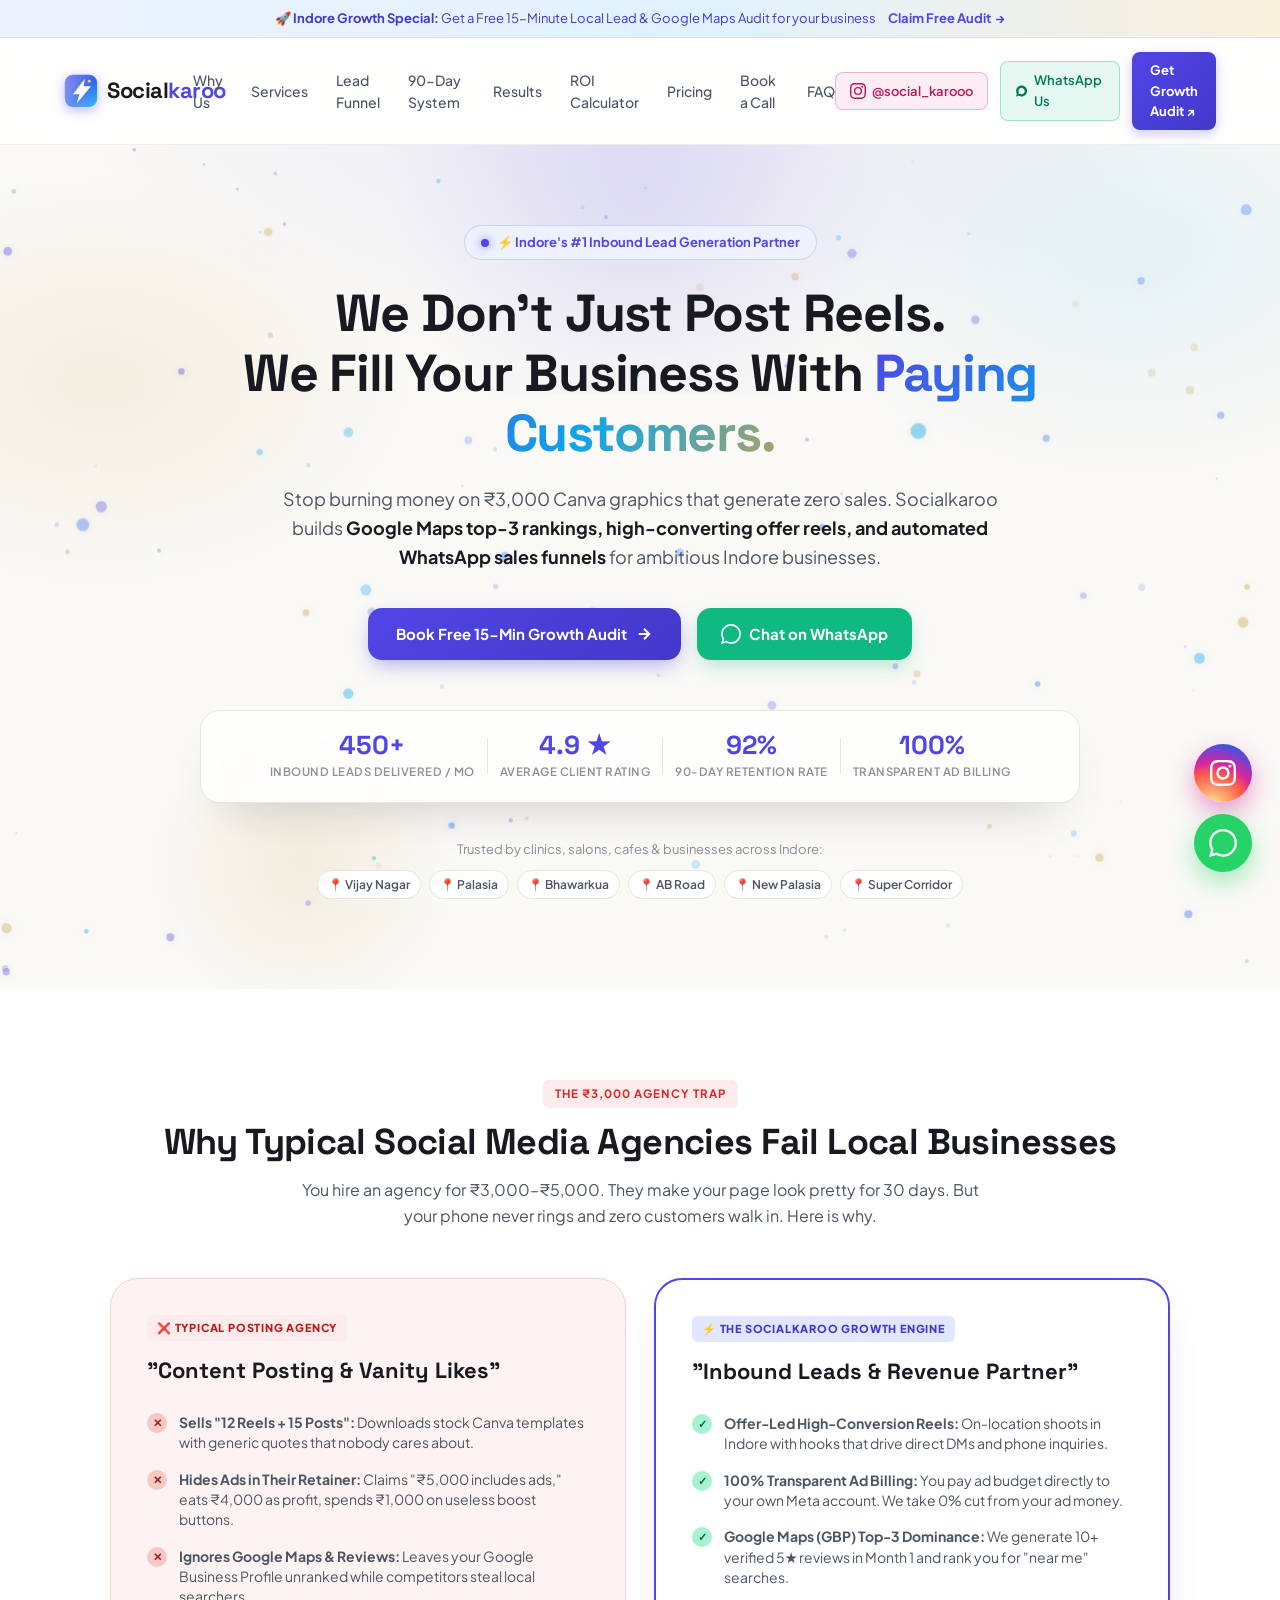
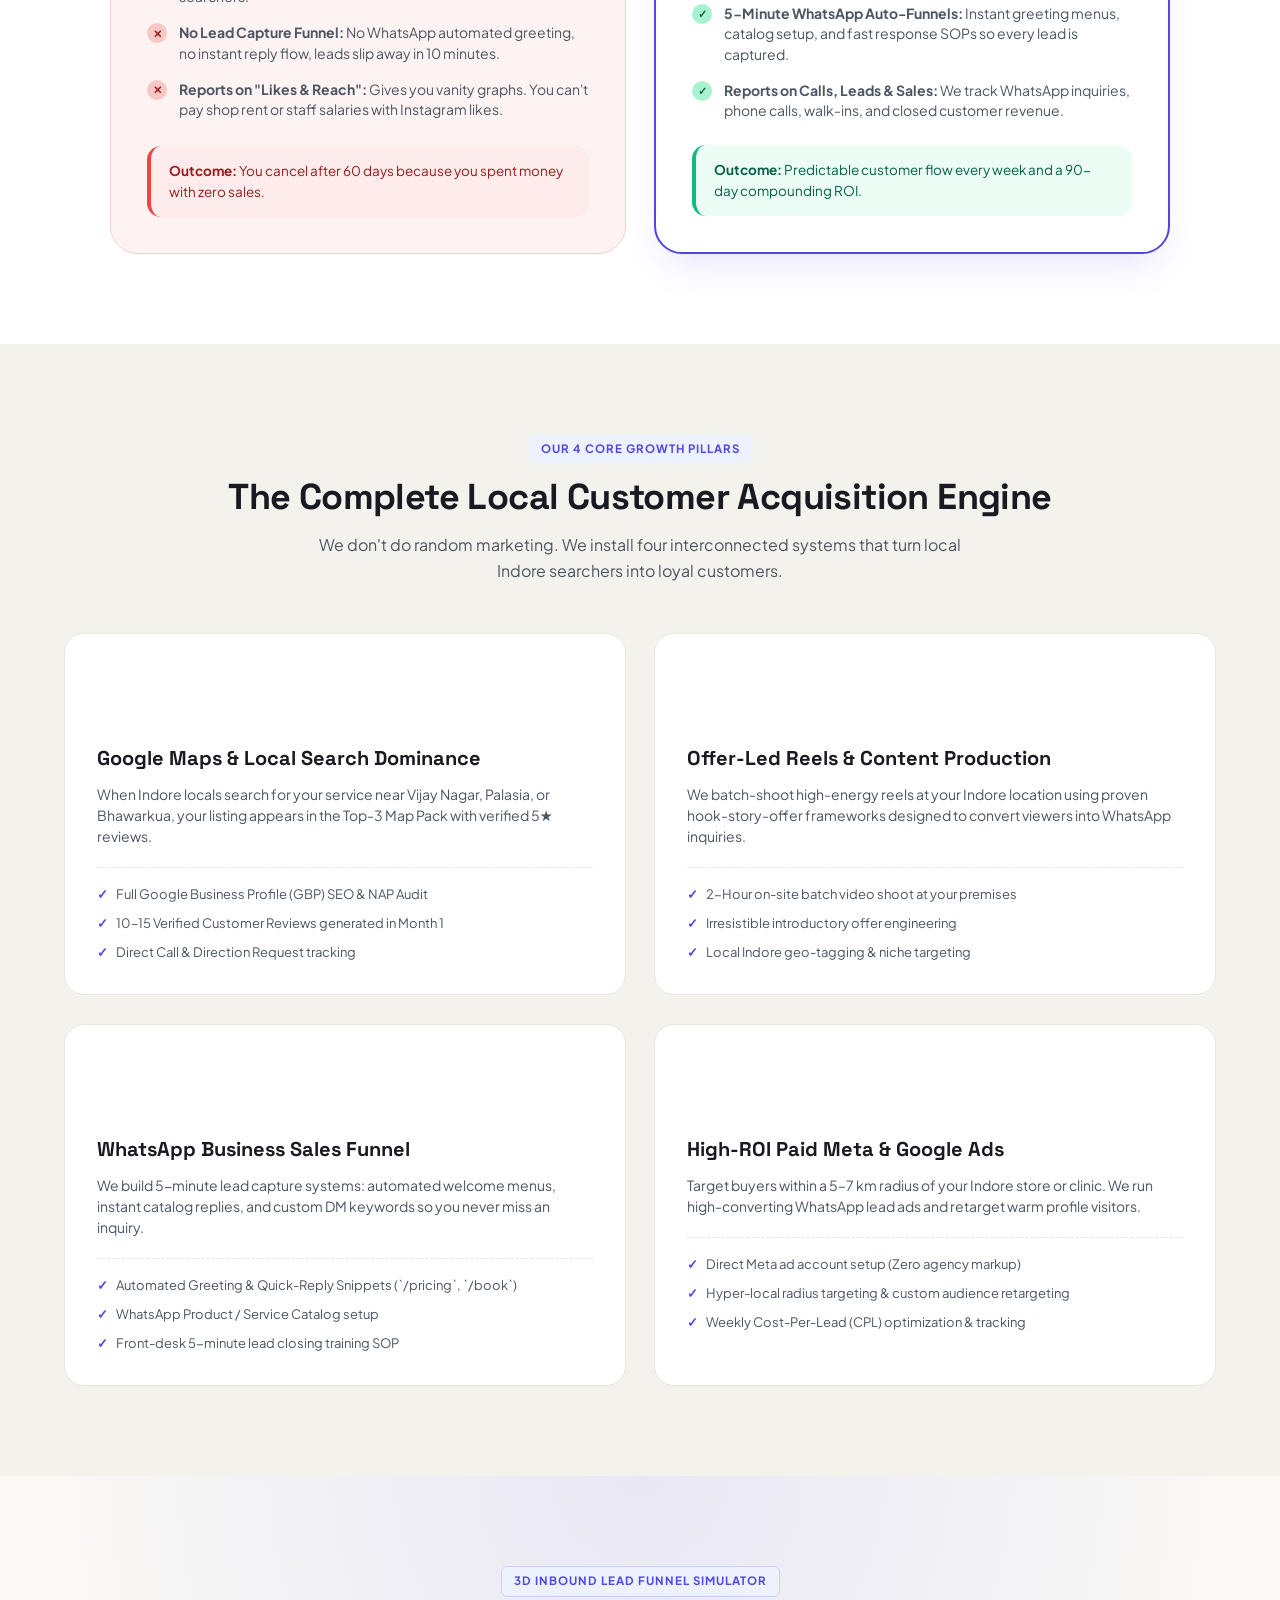
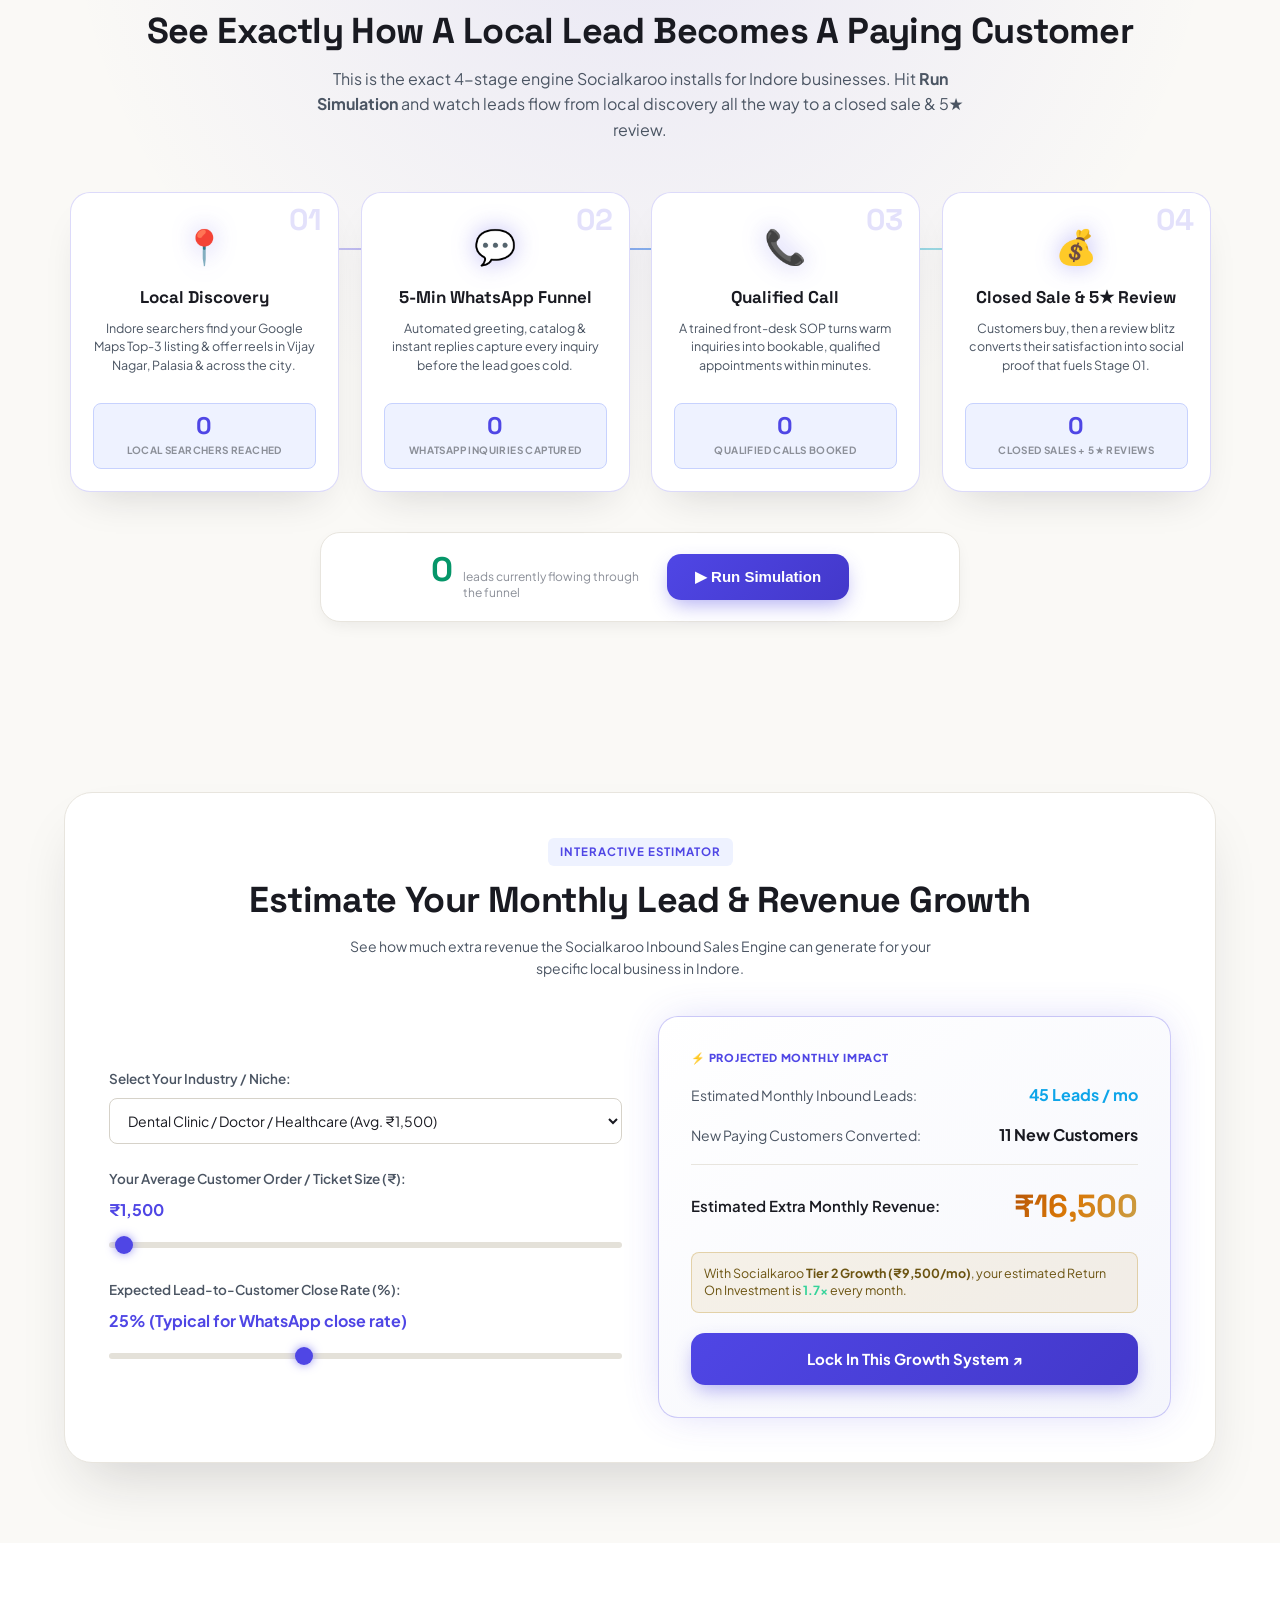
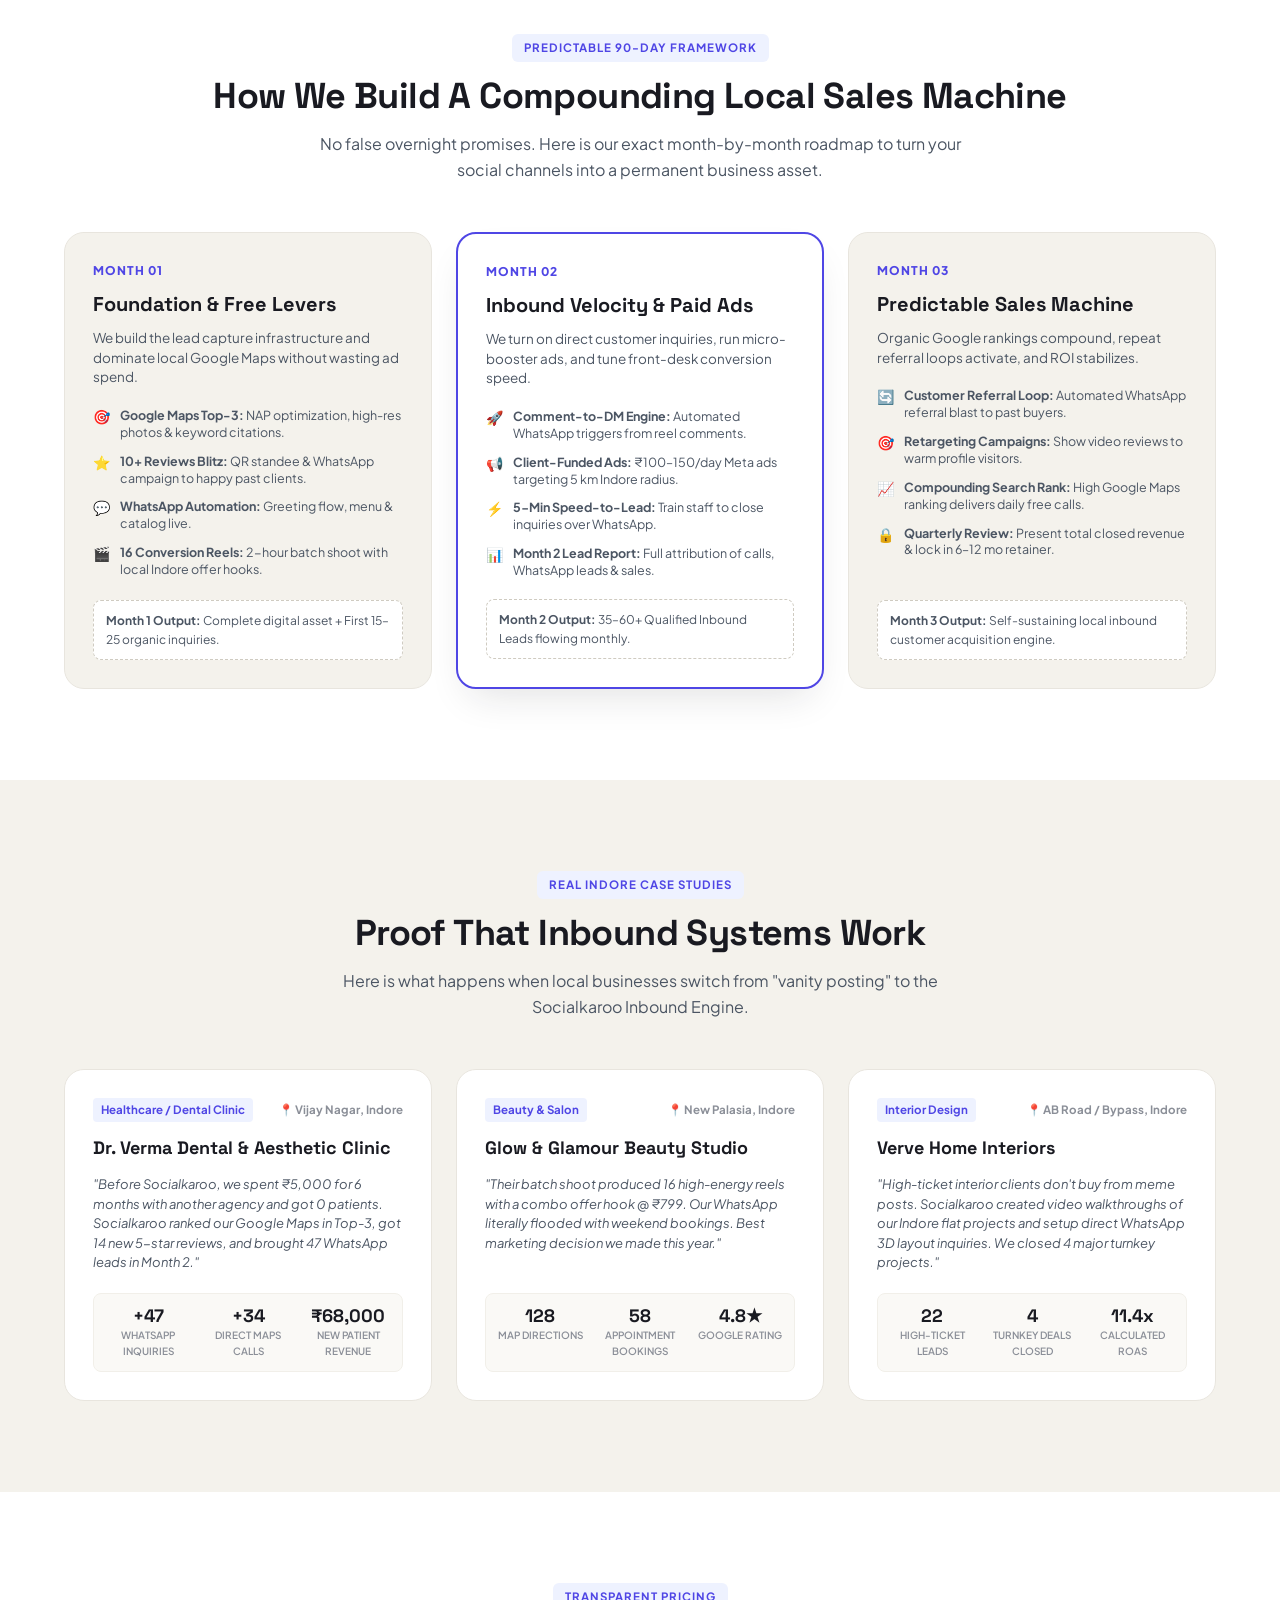
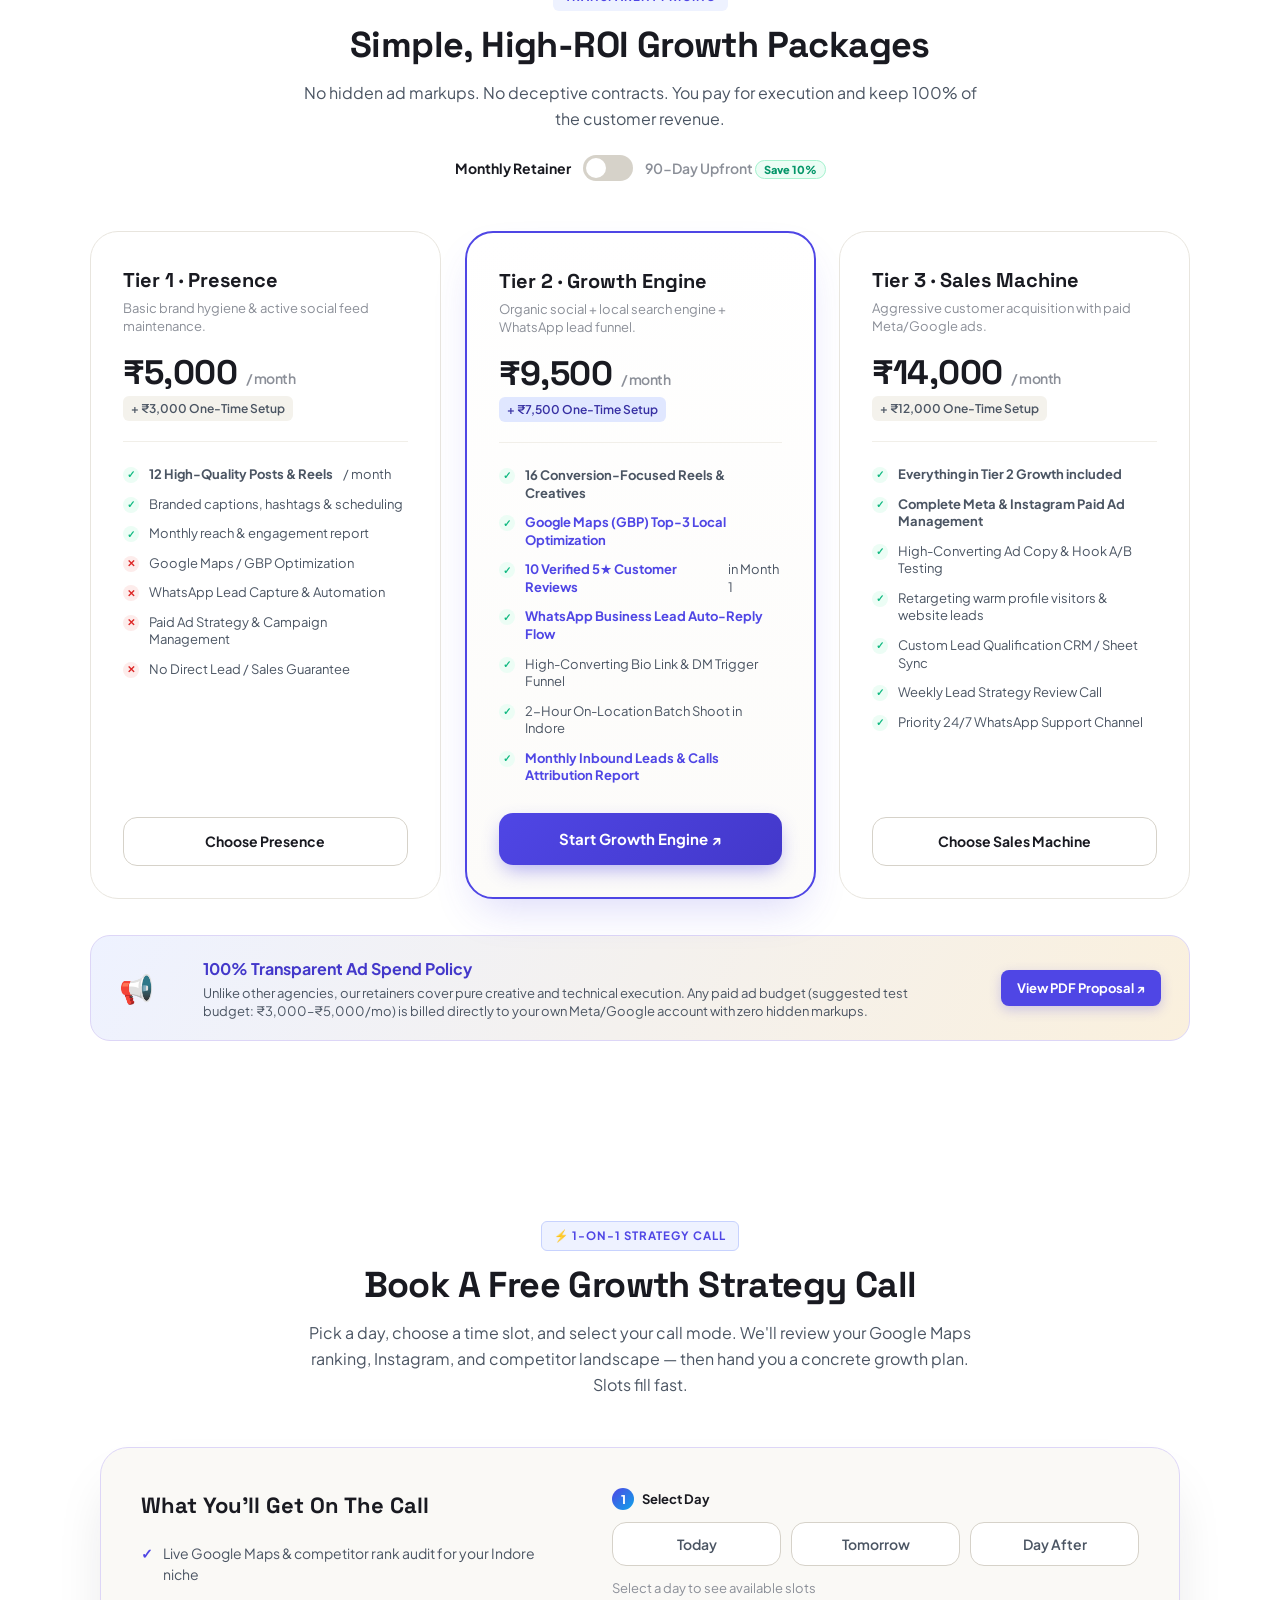
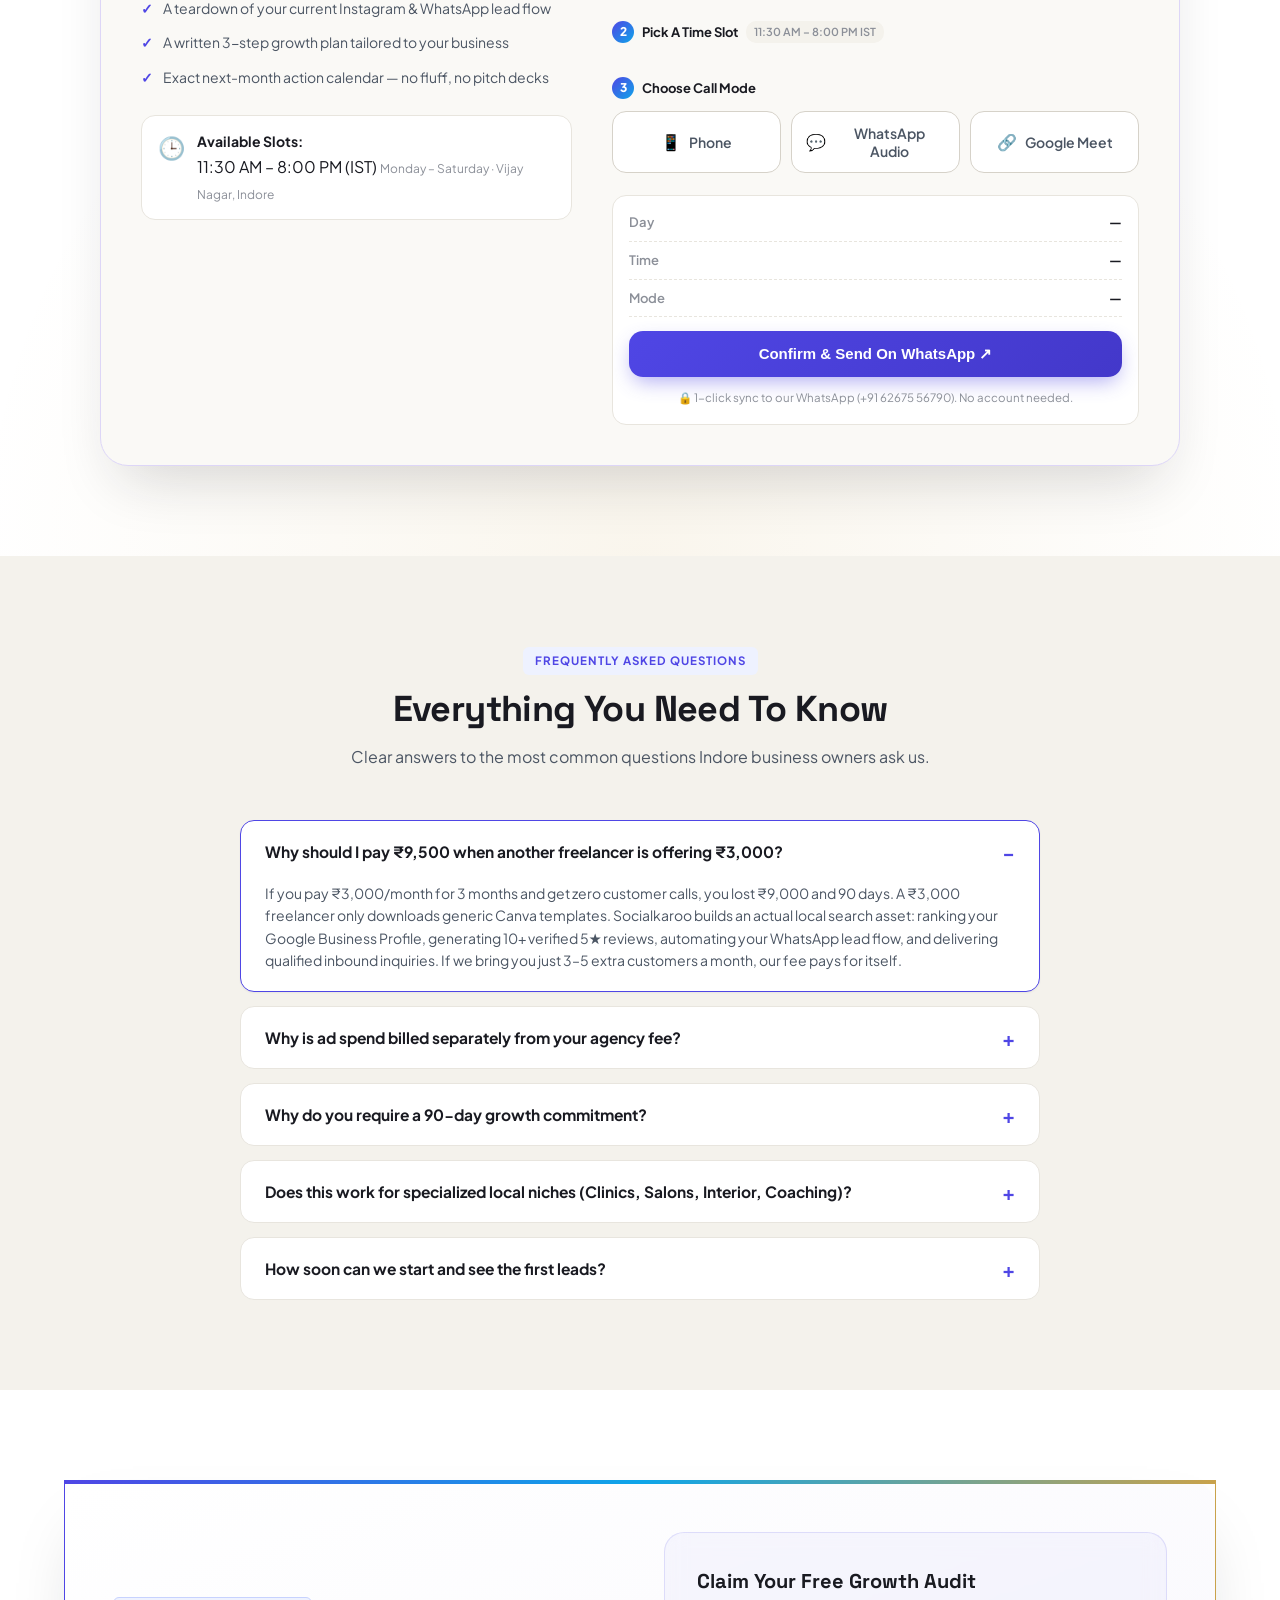
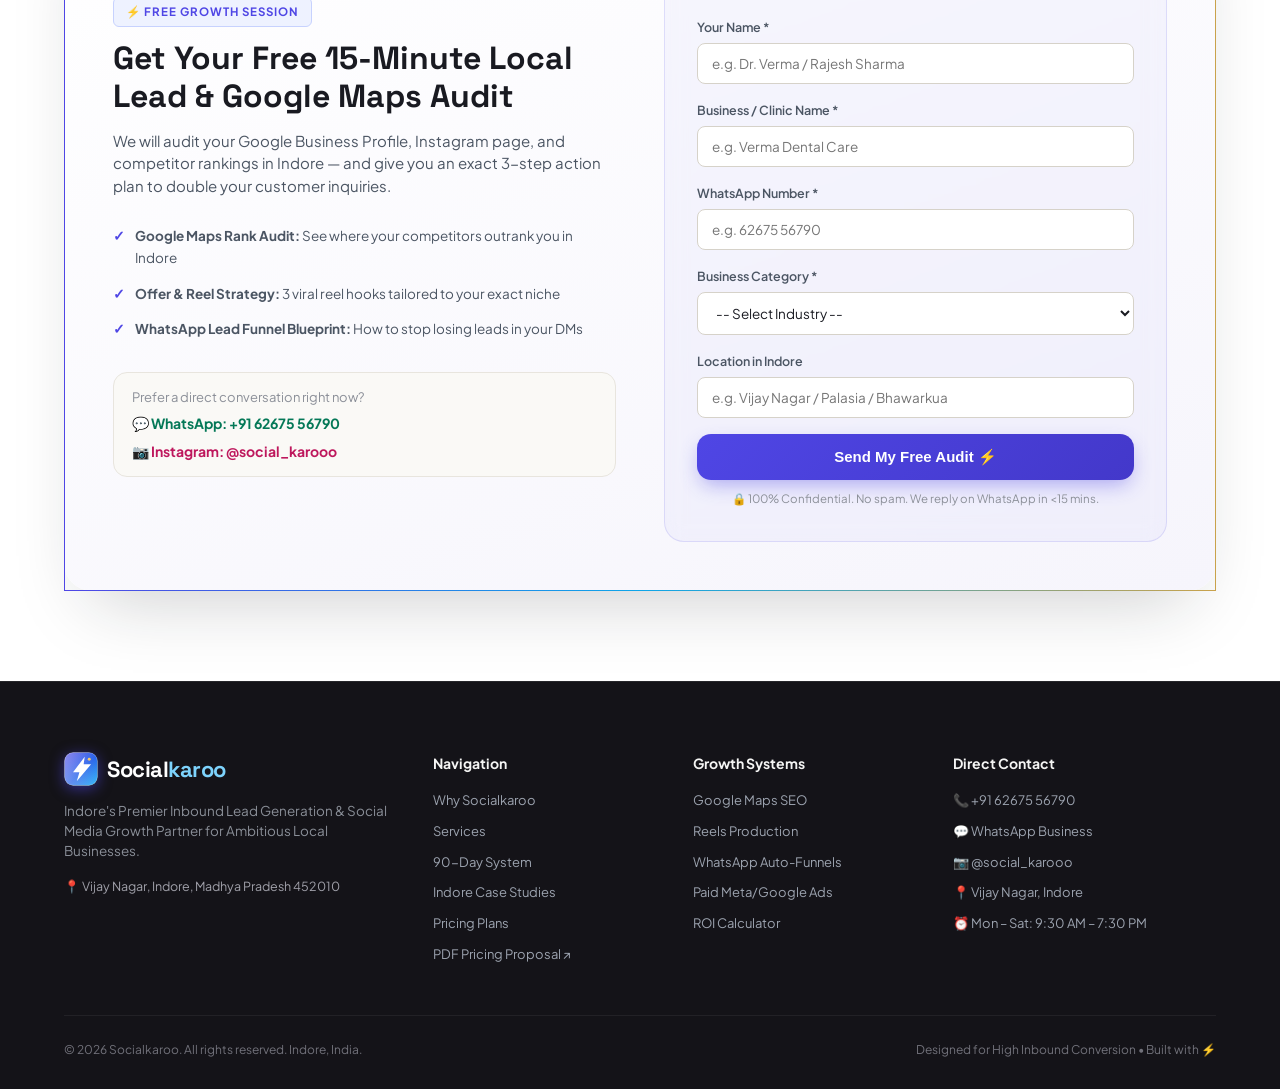
<file: index.html>
<!DOCTYPE html>
<html lang="en">
<head>
  <meta charset="UTF-8">
  <meta name="viewport" content="width=device-width, initial-scale=1.0">
  <title>Socialkaroo ⚡ — Inbound Lead Generation & Social Growth for Indore Businesses</title>
  <meta name="description" content="Socialkaroo is Indore's ROI-first social media & lead generation agency. We turn reels, Google Maps, and WhatsApp into daily paying customers for local businesses.">
  <meta name="keywords" content="social media marketing Indore, lead generation Indore, Google Business Profile Indore, digital agency Indore, Socialkaroo">
  
  <!-- Favicon -->
  <link rel="icon" type="image/svg+xml" href="favicon.svg">

  <!-- Open Graph -->
  <meta property="og:title" content="Socialkaroo ⚡ — Inbound Leads & Local Growth Agency">
  <meta property="og:description" content="We don't just post reels. We fill your shop, clinic & WhatsApp with paying customers in Indore.">
  <meta property="og:type" content="website">
  <meta property="og:url" content="https://likharlakshya456-boop.github.io/My-website-/">
  <meta property="og:image" content="https://likharlakshya456-boop.github.io/My-website-/og-image.jpg">
  <meta property="og:image:width" content="1200">
  <meta property="og:image:height" content="630">
  <meta name="twitter:card" content="summary_large_image">
  <meta name="twitter:title" content="Socialkaroo ⚡ — Inbound Leads & Local Growth Agency">
  <meta name="twitter:description" content="We fill your shop, clinic & WhatsApp with paying customers in Indore.">
  <meta name="twitter:image" content="https://likharlakshya456-boop.github.io/My-website-/og-image.jpg">

  <!-- Fonts -->
  <link rel="preconnect" href="https://fonts.googleapis.com">
  <link rel="preconnect" href="https://fonts.gstatic.com" crossorigin>
  <link href="https://fonts.googleapis.com/css2?family=Plus+Jakarta+Sans:wght@400;500;600;700;800&family=Space+Grotesk:wght@600;700;800&display=swap" rel="stylesheet">
  
  <link rel="stylesheet" href="style.css">
</head>
<body>

  <!-- Top Announcement Bar -->
  <div class="announcement-bar">
    <div class="announcement-content">
      <span>🚀 <strong>Indore Growth Special:</strong> Get a Free 15-Minute Local Lead & Google Maps Audit for your business</span>
      <a href="#audit-form" class="announcement-link">Claim Free Audit <span>→</span></a>
    </div>
  </div>

  <!-- Navigation -->
  <header class="site-header" id="navbar">
    <div class="nav-container">
      <a href="#" class="brand-logo">
        <img src="logo.svg" class="brand-mark" alt="Socialkaroo logo" width="34" height="34">
        <div class="logo-text">Social<span>karoo</span></div>
      </a>

      <nav class="nav-links" id="navLinks">
        <a href="#problem" class="nav-link">Why Us</a>
        <a href="#services" class="nav-link">Services</a>
        <a href="#funnel" class="nav-link">Lead Funnel</a>
        <a href="#system" class="nav-link">90-Day System</a>
        <a href="#results" class="nav-link">Results</a>
        <a href="#calculator" class="nav-link">ROI Calculator</a>
        <a href="#pricing" class="nav-link">Pricing</a>
        <a href="#book-call" class="nav-link">Book a Call</a>
        <a href="#faq" class="nav-link">FAQ</a>
        <a href="#audit-form" class="nav-cta-btn mobile-only">Book Free Audit</a>
      </nav>

      <div class="nav-actions">
        <a href="https://www.instagram.com/social_karooo" target="_blank" rel="noopener" class="ig-nav-btn" title="Follow @social_karooo on Instagram">
          <svg class="ig-icon" viewBox="0 0 24 24" width="16" height="16" fill="currentColor"><path d="M12 2.163c3.204 0 3.584.012 4.85.07 3.252.148 4.771 1.691 4.919 4.919.058 1.265.069 1.645.069 4.849 0 3.205-.012 3.584-.069 4.849-.149 3.225-1.664 4.771-4.919 4.919-1.266.058-1.644.07-4.85.07-3.204 0-3.584-.012-4.849-.07-3.26-.149-4.771-1.699-4.919-4.92-.058-1.265-.07-1.644-.07-4.849 0-3.204.013-3.583.07-4.849.149-3.227 1.664-4.771 4.919-4.919 1.266-.057 1.645-.069 4.849-.069zm0-2.163c-3.259 0-3.667.014-4.947.072-4.358.2-6.78 2.618-6.98 6.98-.059 1.281-.073 1.689-.073 4.948 0 3.259.014 3.668.072 4.948.2 4.358 2.618 6.78 6.98 6.98 1.281.058 1.689.072 4.948.072 3.259 0 3.668-.014 4.948-.072 4.354-.2 6.782-2.618 6.979-6.98.059-1.28.073-1.689.073-4.948 0-3.259-.014-3.667-.072-4.947-.196-4.354-2.617-6.78-6.979-6.98-1.281-.059-1.69-.073-4.949-.073zm0 5.838a6.162 6.162 0 1 0 0 12.324 6.162 6.162 0 0 0 0-12.324zm0 10.162a4 4 0 1 1 0-8 4 4 0 0 1 0 8zm6.406-11.845a1.44 1.44 0 1 0 0 2.881 1.44 1.44 0 0 0 0-2.881z"/></svg>
          <span>@social_karooo</span>
        </a>
        <a href="https://wa.me/916267556790?text=Hi%20Socialkaroo!%20I%20want%20to%20grow%20my%20business%20in%20Indore" target="_blank" rel="noopener" class="wa-nav-btn">
          <svg class="wa-icon" viewBox="0 0 24 24" width="16" height="16" fill="currentColor"><path d="M12.031 6.172c-3.181 0-5.767 2.586-5.768 5.766-.001 1.298.38 2.27 1.019 3.287l-.711 2.598 2.669-.699c.969.54 1.772.82 2.79.82 3.182 0 5.768-2.587 5.769-5.766.001-3.182-2.585-5.766-5.769-5.766zm9.969 5.828c0 5.523-4.477 10-10 10-1.745 0-3.385-.45-4.819-1.238l-5.181 1.357 1.378-5.045c-.868-1.488-1.378-3.222-1.378-5.074 0-5.523 4.477-10 10-10s10 4.477 10 10z"/></svg>
          <span>WhatsApp Us</span>
        </a>
        <a href="#audit-form" class="nav-cta-btn desktop-only">Get Growth Audit ↗</a>
        <button class="mobile-toggle" id="mobileToggle" aria-label="Toggle navigation" aria-controls="navLinks" aria-expanded="false">
          <span></span><span></span><span></span>
        </button>
      </div>
    </div>
  </header>

  <!-- Hero Section -->
  <section class="hero-section" id="hero">
    <canvas id="particleCanvas" aria-hidden="true"></canvas>
    <div class="hero-glow-1"></div>
    <div class="hero-glow-2"></div>
    <div class="hero-container">
      
      <div class="hero-badge">
        <span class="pulse-dot"></span>
        <span>⚡ Indore's #1 Inbound Lead Generation Partner</span>
      </div>

      <h1 class="hero-title">
        We Don't Just Post Reels.<br>
        We Fill Your Business With <span class="gradient-text">Paying Customers.</span>
      </h1>

      <p class="hero-subtitle">
        Stop burning money on ₹3,000 Canva graphics that generate zero sales. Socialkaroo builds <strong>Google Maps top-3 rankings, high-converting offer reels, and automated WhatsApp sales funnels</strong> for ambitious Indore businesses.
      </p>

      <div class="hero-cta-group">
        <a href="#audit-form" class="btn-primary">
          <span>Book Free 15-Min Growth Audit</span>
          <svg width="18" height="18" viewBox="0 0 24 24" fill="none" stroke="currentColor" stroke-width="2.5"><path d="M5 12h14M12 5l7 7-7 7"/></svg>
        </a>
        <a href="https://wa.me/916267556790?text=Hi%20Socialkaroo!%20I%20want%20to%20get%20more%20customer%20leads%20for%20my%20business%20in%20Indore" target="_blank" rel="noopener" class="btn-whatsapp">
          <svg viewBox="0 0 24 24" width="20" height="20" fill="currentColor"><path d="M.057 24l1.687-6.163c-1.041-1.804-1.588-3.849-1.587-5.946.003-6.556 5.338-11.891 11.893-11.891 3.181.001 6.167 1.24 8.413 3.488 2.245 2.248 3.481 5.236 3.48 8.414-.003 6.557-5.338 11.892-11.893 11.892-1.99-.001-3.951-.5-5.688-1.448l-6.305 1.654zm6.597-3.807c1.676.995 3.276 1.591 5.392 1.592 5.448 0 9.886-4.434 9.889-9.885.002-5.462-4.415-9.89-9.881-9.892-5.452 0-9.887 4.434-9.889 9.884-.001 2.225.651 3.891 1.746 5.634l-.999 3.648 3.742-.981z"/></svg>
          <span>Chat on WhatsApp</span>
        </a>
      </div>

      <!-- Live Metric Badges -->
      <div class="hero-stats-strip">
        <div class="stat-card">
          <div class="stat-number">450+</div>
          <div class="stat-label">Inbound Leads Delivered / Mo</div>
        </div>
        <div class="stat-divider"></div>
        <div class="stat-card">
          <div class="stat-number">4.9 ★</div>
          <div class="stat-label">Average Client Rating</div>
        </div>
        <div class="stat-divider"></div>
        <div class="stat-card">
          <div class="stat-number">92%</div>
          <div class="stat-label">90-Day Retention Rate</div>
        </div>
        <div class="stat-divider"></div>
        <div class="stat-card">
          <div class="stat-number">100%</div>
          <div class="stat-label">Transparent Ad Billing</div>
        </div>
      </div>

      <!-- Trust Locality Tags -->
      <div class="local-trust-tag">
        <span>Trusted by clinics, salons, cafes & businesses across Indore:</span>
        <div class="locality-pills">
          <span class="pill">📍 Vijay Nagar</span>
          <span class="pill">📍 Palasia</span>
          <span class="pill">📍 Bhawarkua</span>
          <span class="pill">📍 AB Road</span>
          <span class="pill">📍 New Palasia</span>
          <span class="pill">📍 Super Corridor</span>
        </div>
      </div>

    </div>
  </section>

  <!-- Problem vs Solution Section -->
  <section class="section problem-section" id="problem">
    <div class="container">
      <div class="section-header text-center">
        <div class="section-tag error-tag">The ₹3,000 Agency Trap</div>
        <h2 class="section-heading">Why Typical Social Media Agencies Fail Local Businesses</h2>
        <p class="section-subtext">You hire an agency for ₹3,000–₹5,000. They make your page look pretty for 30 days. But your phone never rings and zero customers walk in. Here is why.</p>
      </div>

      <div class="comparison-grid">
        <!-- Broken Model -->
        <div class="comparison-card broken">
          <div class="card-header-badge broken-badge">❌ Typical Posting Agency</div>
          <h3 class="comparison-title">"Content Posting & Vanity Likes"</h3>
          <ul class="comp-list">
            <li>
              <span class="comp-icon cross">✕</span>
              <div><strong>Sells "12 Reels + 15 Posts":</strong> Downloads stock Canva templates with generic quotes that nobody cares about.</div>
            </li>
            <li>
              <span class="comp-icon cross">✕</span>
              <div><strong>Hides Ads in Their Retainer:</strong> Claims "₹5,000 includes ads," eats ₹4,000 as profit, spends ₹1,000 on useless boost buttons.</div>
            </li>
            <li>
              <span class="comp-icon cross">✕</span>
              <div><strong>Ignores Google Maps & Reviews:</strong> Leaves your Google Business Profile unranked while competitors steal local searchers.</div>
            </li>
            <li>
              <span class="comp-icon cross">✕</span>
              <div><strong>No Lead Capture Funnel:</strong> No WhatsApp automated greeting, no instant reply flow, leads slip away in 10 minutes.</div>
            </li>
            <li>
              <span class="comp-icon cross">✕</span>
              <div><strong>Reports on "Likes & Reach":</strong> Gives you vanity graphs. You can't pay shop rent or staff salaries with Instagram likes.</div>
            </li>
          </ul>
          <div class="comparison-result broken-result">
            <strong>Outcome:</strong> You cancel after 60 days because you spent money with zero sales.
          </div>
        </div>

        <!-- Socialkaroo Model -->
        <div class="comparison-card solution">
          <div class="card-header-badge solution-badge">⚡ The Socialkaroo Growth Engine</div>
          <h3 class="comparison-title">"Inbound Leads & Revenue Partner"</h3>
          <ul class="comp-list">
            <li>
              <span class="comp-icon check">✓</span>
              <div><strong>Offer-Led High-Conversion Reels:</strong> On-location shoots in Indore with hooks that drive direct DMs and phone inquiries.</div>
            </li>
            <li>
              <span class="comp-icon check">✓</span>
              <div><strong>100% Transparent Ad Billing:</strong> You pay ad budget directly to your own Meta account. We take 0% cut from your ad money.</div>
            </li>
            <li>
              <span class="comp-icon check">✓</span>
              <div><strong>Google Maps (GBP) Top-3 Dominance:</strong> We generate 10+ verified 5★ reviews in Month 1 and rank you for "near me" searches.</div>
            </li>
            <li>
              <span class="comp-icon check">✓</span>
              <div><strong>5-Minute WhatsApp Auto-Funnels:</strong> Instant greeting menus, catalog setup, and fast response SOPs so every lead is captured.</div>
            </li>
            <li>
              <span class="comp-icon check">✓</span>
              <div><strong>Reports on Calls, Leads & Sales:</strong> We track WhatsApp inquiries, phone calls, walk-ins, and closed customer revenue.</div>
            </li>
          </ul>
          <div class="comparison-result solution-result">
            <strong>Outcome:</strong> Predictable customer flow every week and a 90-day compounding ROI.
          </div>
        </div>
      </div>
    </div>
  </section>

  <!-- Core Services Section -->
  <section class="section services-section" id="services">
    <div class="container">
      <div class="section-header text-center">
        <div class="section-tag">Our 4 Core Growth Pillars</div>
        <h2 class="section-heading">The Complete Local Customer Acquisition Engine</h2>
        <p class="section-subtext">We don't do random marketing. We install four interconnected systems that turn local Indore searchers into loyal customers.</p>
      </div>

      <div class="services-grid">
        
        <div class="service-card">
          <div class="service-icon-wrap icon-blue">
            <svg viewBox="0 0 24 24" width="28" height="28" fill="none" stroke="currentColor" stroke-width="2"><path d="M12 2C8.13 2 5 5.13 5 9c0 5.25 7 13 7 13s7-7.75 7-13c0-3.87-3.13-7-7-7z"/><circle cx="12" cy="9" r="2.5"/></svg>
          </div>
          <div class="service-number">01</div>
          <h3 class="service-title">Google Maps & Local Search Dominance</h3>
          <p class="service-desc">When Indore locals search for your service near Vijay Nagar, Palasia, or Bhawarkua, your listing appears in the Top-3 Map Pack with verified 5★ reviews.</p>
          <ul class="service-perks">
            <li><span>✓</span> Full Google Business Profile (GBP) SEO & NAP Audit</li>
            <li><span>✓</span> 10–15 Verified Customer Reviews generated in Month 1</li>
            <li><span>✓</span> Direct Call & Direction Request tracking</li>
          </ul>
        </div>

        <div class="service-card">
          <div class="service-icon-wrap icon-purple">
            <svg viewBox="0 0 24 24" width="28" height="28" fill="none" stroke="currentColor" stroke-width="2"><rect x="2" y="2" width="20" height="20" rx="2.18" ry="2.18"/><line x1="7" y1="2" x2="7" y2="22"/><line x1="17" y1="2" x2="17" y2="22"/><line x1="2" y1="12" x2="22" y2="12"/><line x1="2" y1="7" x2="7" y2="7"/><line x1="2" y1="17" x2="7" y2="17"/><line x1="17" y1="17" x2="22" y2="17"/><line x1="17" y1="7" x2="22" y2="7"/></svg>
          </div>
          <div class="service-number">02</div>
          <h3 class="service-title">Offer-Led Reels & Content Production</h3>
          <p class="service-desc">We batch-shoot high-energy reels at your Indore location using proven hook-story-offer frameworks designed to convert viewers into WhatsApp inquiries.</p>
          <ul class="service-perks">
            <li><span>✓</span> 2-Hour on-site batch video shoot at your premises</li>
            <li><span>✓</span> Irresistible introductory offer engineering</li>
            <li><span>✓</span> Local Indore geo-tagging & niche targeting</li>
          </ul>
        </div>

        <div class="service-card">
          <div class="service-icon-wrap icon-green">
            <svg viewBox="0 0 24 24" width="28" height="28" fill="none" stroke="currentColor" stroke-width="2"><path d="M21 11.5a8.38 8.38 0 0 1-.9 3.8 8.5 8.5 0 0 1-7.6 4.7 8.38 8.38 0 0 1-3.8-.9L3 21l1.9-5.7a8.38 8.38 0 0 1-.9-3.8 8.5 8.5 0 0 1 4.7-7.6 8.38 8.38 0 0 1 3.8-.9h.5a8.48 8.48 0 0 1 8 8v.5z"/></svg>
          </div>
          <div class="service-number">03</div>
          <h3 class="service-title">WhatsApp Business Sales Funnel</h3>
          <p class="service-desc">We build 5-minute lead capture systems: automated welcome menus, instant catalog replies, and custom DM keywords so you never miss an inquiry.</p>
          <ul class="service-perks">
            <li><span>✓</span> Automated Greeting & Quick-Reply Snippets (`/pricing`, `/book`)</li>
            <li><span>✓</span> WhatsApp Product / Service Catalog setup</li>
            <li><span>✓</span> Front-desk 5-minute lead closing training SOP</li>
          </ul>
        </div>

        <div class="service-card">
          <div class="service-icon-wrap icon-amber">
            <svg viewBox="0 0 24 24" width="28" height="28" fill="none" stroke="currentColor" stroke-width="2"><path d="M12 2v20M17 5H9.5a3.5 3.5 0 0 0 0 7h5a3.5 3.5 0 0 1 0 7H6"/></svg>
          </div>
          <div class="service-number">04</div>
          <h3 class="service-title">High-ROI Paid Meta & Google Ads</h3>
          <p class="service-desc">Target buyers within a 5–7 km radius of your Indore store or clinic. We run high-converting WhatsApp lead ads and retarget warm profile visitors.</p>
          <ul class="service-perks">
            <li><span>✓</span> Direct Meta ad account setup (Zero agency markup)</li>
            <li><span>✓</span> Hyper-local radius targeting & custom audience retargeting</li>
            <li><span>✓</span> Weekly Cost-Per-Lead (CPL) optimization & tracking</li>
          </ul>
        </div>

      </div>
    </div>
  </section>

  <!-- 3D Inbound Lead Funnel Simulator -->
  <section class="section funnel-section" id="funnel">
    <div class="container">
      <div class="section-header text-center">
        <div class="section-tag">3D Inbound Lead Funnel Simulator</div>
        <h2 class="section-heading">See Exactly How A Local Lead Becomes A Paying Customer</h2>
        <p class="section-subtext">This is the exact 4-stage engine Socialkaroo installs for Indore businesses. Hit <strong>Run Simulation</strong> and watch leads flow from local discovery all the way to a closed sale &amp; 5★ review.</p>
      </div>

      <div class="funnel-stage-track" id="funnelTrack">
        <div class="funnel-connector"></div>

        <div class="funnel-stage" data-stage="1">
          <div class="funnel-stage-num">01</div>
          <div class="funnel-icon">📍</div>
          <h3 class="funnel-stage-title">Local Discovery</h3>
          <p class="funnel-stage-desc">Indore searchers find your Google Maps Top-3 listing &amp; offer reels in Vijay Nagar, Palasia &amp; across the city.</p>
          <div class="funnel-metric"><span class="fm-num">0</span> <span class="fm-label">Local Searchers Reached</span></div>
        </div>

        <div class="funnel-stage" data-stage="2">
          <div class="funnel-stage-num">02</div>
          <div class="funnel-icon">💬</div>
          <h3 class="funnel-stage-title">5-Min WhatsApp Funnel</h3>
          <p class="funnel-stage-desc">Automated greeting, catalog &amp; instant replies capture every inquiry before the lead goes cold.</p>
          <div class="funnel-metric"><span class="fm-num">0</span> <span class="fm-label">WhatsApp Inquiries Captured</span></div>
        </div>

        <div class="funnel-stage" data-stage="3">
          <div class="funnel-stage-num">03</div>
          <div class="funnel-icon">📞</div>
          <h3 class="funnel-stage-title">Qualified Call</h3>
          <p class="funnel-stage-desc">A trained front-desk SOP turns warm inquiries into bookable, qualified appointments within minutes.</p>
          <div class="funnel-metric"><span class="fm-num">0</span> <span class="fm-label">Qualified Calls Booked</span></div>
        </div>

        <div class="funnel-stage" data-stage="4">
          <div class="funnel-stage-num">04</div>
          <div class="funnel-icon">💰</div>
          <h3 class="funnel-stage-title">Closed Sale &amp; 5★ Review</h3>
          <p class="funnel-stage-desc">Customers buy, then a review blitz converts their satisfaction into social proof that fuels Stage 01.</p>
          <div class="funnel-metric"><span class="fm-num">0</span> <span class="fm-label">Closed Sales + 5★ Reviews</span></div>
        </div>
      </div>

      <div class="funnel-controls">
        <div class="funnel-lead-counter">
          <span class="flc-big" id="funnelLeads">0</span>
          <span class="flc-label">leads currently flowing through the funnel</span>
        </div>
        <button class="btn-primary funnel-run-btn" id="funnelRunBtn" onclick="runFunnelSimulation()">
          <span id="funnelBtnText">▶ Run Simulation</span>
        </button>
      </div>
    </div>
  </section>

  <!-- Interactive ROI Calculator -->
  <section class="section calculator-section" id="calculator">
    <div class="container">
      <div class="calculator-box">
        <div class="calc-header text-center">
          <div class="section-tag">Interactive Estimator</div>
          <h2 class="section-heading">Estimate Your Monthly Lead & Revenue Growth</h2>
          <p class="calc-subtext">See how much extra revenue the Socialkaroo Inbound Sales Engine can generate for your specific local business in Indore.</p>
        </div>

        <div class="calc-body">
          <div class="calc-inputs">
            
            <div class="form-group">
              <label for="calcIndustry">Select Your Industry / Niche:</label>
              <select id="calcIndustry" class="calc-select" onchange="calculateROI()">
                <option value="clinic" data-ticket="1500" data-leads="45">Dental Clinic / Doctor / Healthcare (Avg. ₹1,500)</option>
                <option value="salon" data-ticket="900" data-leads="60">Salon, Spa & Beauty Studio (Avg. ₹900)</option>
                <option value="cafe" data-ticket="450" data-leads="120">Cafe, Restaurant & Food Outlet (Avg. ₹450)</option>
                <option value="coaching" data-ticket="15000" data-leads="25">Coaching Institute / EdTech (Avg. ₹15,000)</option>
                <option value="interior" data-ticket="40000" data-leads="12">Interior Design & Home Decor (Avg. ₹40,000)</option>
                <option value="realestate" data-ticket="75000" data-leads="10">Real Estate Consultant / Plots (Avg. ₹75,000)</option>
                <option value="retail" data-ticket="2500" data-leads="35">Retail Store / Fashion Boutique (Avg. ₹2,500)</option>
              </select>
            </div>

            <div class="form-group">
              <label for="calcTicket">Your Average Customer Order / Ticket Size (₹):</label>
              <div class="range-display">
                <span id="ticketDisplay">₹1,500</span>
              </div>
              <input type="range" id="calcTicket" min="300" max="100000" step="100" value="1500" oninput="updateTicketFromSlider()">
            </div>

            <div class="form-group">
              <label for="calcConversion">Expected Lead-to-Customer Close Rate (%):</label>
              <div class="range-display">
                <span id="convDisplay">25% (Typical for WhatsApp leads)</span>
              </div>
              <input type="range" id="calcConversion" min="10" max="50" step="5" value="25" oninput="calculateROI()">
            </div>

          </div>

          <div class="calc-results">
            <div class="results-card">
              <div class="result-badge">⚡ Projected Monthly Impact</div>
              
              <div class="result-row">
                <span class="res-title">Estimated Monthly Inbound Leads:</span>
                <span class="res-value highlight-cyan" id="resLeads">45 Leads</span>
              </div>

              <div class="result-row">
                <span class="res-title">New Paying Customers Converted:</span>
                <span class="res-value" id="resCustomers">11 Customers</span>
              </div>

              <div class="result-divider"></div>

              <div class="result-row big-row">
                <span class="res-title">Estimated Extra Monthly Revenue:</span>
                <span class="res-value grand-total" id="resRevenue">₹16,500</span>
              </div>

              <div class="roi-summary-box">
                <div id="roiText">With Socialkaroo <strong>Tier 2 Growth (₹9,500/mo)</strong>, your estimated Return On Investment is <strong>1.7x</strong> in Month 2–3.</div>
              </div>

              <a href="#audit-form" class="btn-primary btn-block">Lock In This Growth System ↗</a>
            </div>
          </div>
        </div>
      </div>
    </div>
  </section>

  <!-- 90-Day Compounding System Section -->
  <section class="section system-section" id="system">
    <div class="container">
      <div class="section-header text-center">
        <div class="section-tag">Predictable 90-Day Framework</div>
        <h2 class="section-heading">How We Build A Compounding Local Sales Machine</h2>
        <p class="section-subtext">No false overnight promises. Here is our exact month-by-month roadmap to turn your social channels into a permanent business asset.</p>
      </div>

      <div class="timeline-grid">
        
        <div class="timeline-card">
          <div class="timeline-month-badge">Month 01</div>
          <h3 class="timeline-title">Foundation & Free Levers</h3>
          <p class="timeline-desc">We build the lead capture infrastructure and dominate local Google Maps without wasting ad spend.</p>
          <div class="timeline-milestones">
            <div class="milestone-item">
              <span class="m-icon">🎯</span>
              <span><strong>Google Maps Top-3:</strong> NAP optimization, high-res photos & keyword citations.</span>
            </div>
            <div class="milestone-item">
              <span class="m-icon">⭐</span>
              <span><strong>10+ Reviews Blitz:</strong> QR standee & WhatsApp campaign to happy past clients.</span>
            </div>
            <div class="milestone-item">
              <span class="m-icon">💬</span>
              <span><strong>WhatsApp Automation:</strong> Greeting flow, menu & catalog live.</span>
            </div>
            <div class="milestone-item">
              <span class="m-icon">🎬</span>
              <span><strong>16 Conversion Reels:</strong> 2-hour batch shoot with local Indore offer hooks.</span>
            </div>
          </div>
          <div class="timeline-target">
            <strong>Month 1 Output:</strong> Complete digital asset + First 15–25 organic inquiries.
          </div>
        </div>

        <div class="timeline-card active-card">
          <div class="popular-ribbon">Acceleration</div>
          <div class="timeline-month-badge">Month 02</div>
          <h3 class="timeline-title">Inbound Velocity & Paid Ads</h3>
          <p class="timeline-desc">We turn on direct customer inquiries, run micro-booster ads, and tune front-desk conversion speed.</p>
          <div class="timeline-milestones">
            <div class="milestone-item">
              <span class="m-icon">🚀</span>
              <span><strong>Comment-to-DM Engine:</strong> Automated WhatsApp triggers from reel comments.</span>
            </div>
            <div class="milestone-item">
              <span class="m-icon">📢</span>
              <span><strong>Client-Funded Ads:</strong> ₹100–150/day Meta ads targeting 5 km Indore radius.</span>
            </div>
            <div class="milestone-item">
              <span class="m-icon">⚡</span>
              <span><strong>5-Min Speed-to-Lead:</strong> Train staff to close inquiries over WhatsApp.</span>
            </div>
            <div class="milestone-item">
              <span class="m-icon">📊</span>
              <span><strong>Month 2 Lead Report:</strong> Full attribution of calls, WhatsApp leads & sales.</span>
            </div>
          </div>
          <div class="timeline-target">
            <strong>Month 2 Output:</strong> 35–60+ Qualified Inbound Leads flowing monthly.
          </div>
        </div>

        <div class="timeline-card">
          <div class="timeline-month-badge">Month 03</div>
          <h3 class="timeline-title">Predictable Sales Machine</h3>
          <p class="timeline-desc">Organic Google rankings compound, repeat referral loops activate, and ROI stabilizes.</p>
          <div class="timeline-milestones">
            <div class="milestone-item">
              <span class="m-icon">🔄</span>
              <span><strong>Customer Referral Loop:</strong> Automated WhatsApp referral blast to past buyers.</span>
            </div>
            <div class="milestone-item">
              <span class="m-icon">🎯</span>
              <span><strong>Retargeting Campaigns:</strong> Show video reviews to warm profile visitors.</span>
            </div>
            <div class="milestone-item">
              <span class="m-icon">📈</span>
              <span><strong>Compounding Search Rank:</strong> High Google Maps ranking delivers daily free calls.</span>
            </div>
            <div class="milestone-item">
              <span class="m-icon">🔒</span>
              <span><strong>Quarterly Review:</strong> Present total closed revenue & lock in 6–12 mo retainer.</span>
            </div>
          </div>
          <div class="timeline-target">
            <strong>Month 3 Output:</strong> Self-sustaining local inbound customer acquisition engine.
          </div>
        </div>

      </div>
    </div>
  </section>

  <!-- Indore Client Results / Case Studies -->
  <section class="section results-section" id="results">
    <div class="container">
      <div class="section-header text-center">
        <div class="section-tag">Real Indore Case Studies</div>
        <h2 class="section-heading">Proof That Inbound Systems Work</h2>
        <p class="section-subtext">Here is what happens when local businesses switch from "vanity posting" to the Socialkaroo Inbound Engine.</p>
      </div>

      <div class="case-studies-grid">
        
        <div class="case-card">
          <div class="case-top">
            <span class="case-niche">Healthcare / Dental Clinic</span>
            <span class="case-location">📍 Vijay Nagar, Indore</span>
          </div>
          <h3 class="case-title">Dr. Verma Dental & Aesthetic Clinic</h3>
          <p class="case-quote">"Before Socialkaroo, we spent ₹5,000 for 6 months with another agency and got 0 patients. Socialkaroo ranked our Google Maps in Top-3, got 14 new 5-star reviews, and brought 47 WhatsApp leads in Month 2."</p>
          
          <div class="case-metrics">
            <div class="c-metric">
              <span class="c-val">+47</span>
              <span class="c-label">WhatsApp Inquiries</span>
            </div>
            <div class="c-metric">
              <span class="c-val">+34</span>
              <span class="c-label">Direct Maps Calls</span>
            </div>
            <div class="c-metric">
              <span class="c-val">₹68,000</span>
              <span class="c-label">New Patient Revenue</span>
            </div>
          </div>
        </div>

        <div class="case-card">
          <div class="case-top">
            <span class="case-niche">Beauty & Salon</span>
            <span class="case-location">📍 New Palasia, Indore</span>
          </div>
          <h3 class="case-title">Glow & Glamour Beauty Studio</h3>
          <p class="case-quote">"Their batch shoot produced 16 high-energy reels with a combo offer hook @ ₹799. Our WhatsApp literally flooded with weekend bookings. Best marketing decision we made this year."</p>
          
          <div class="case-metrics">
            <div class="c-metric">
              <span class="c-val">128</span>
              <span class="c-label">Map Directions</span>
            </div>
            <div class="c-metric">
              <span class="c-val">58</span>
              <span class="c-label">Appointment Bookings</span>
            </div>
            <div class="c-metric">
              <span class="c-val">4.8★</span>
              <span class="c-label">Google Rating</span>
            </div>
          </div>
        </div>

        <div class="case-card">
          <div class="case-top">
            <span class="case-niche">Interior Design</span>
            <span class="case-location">📍 AB Road / Bypass, Indore</span>
          </div>
          <h3 class="case-title">Verve Home Interiors</h3>
          <p class="case-quote">"High-ticket interior clients don't buy from meme posts. Socialkaroo created video walkthroughs of our Indore flat projects and setup direct WhatsApp 3D layout inquiries. We closed 4 major turnkey projects."</p>
          
          <div class="case-metrics">
            <div class="c-metric">
              <span class="c-val">22</span>
              <span class="c-label">High-Ticket Leads</span>
            </div>
            <div class="c-metric">
              <span class="c-val">4</span>
              <span class="c-label">Turnkey Deals Closed</span>
            </div>
            <div class="c-metric">
              <span class="c-val">11.4x</span>
              <span class="c-label">Calculated ROAS</span>
            </div>
          </div>
        </div>

      </div>
    </div>
  </section>

  <!-- Pricing Section -->
  <section class="section pricing-section" id="pricing">
    <div class="container">
      <div class="section-header text-center">
        <div class="section-tag">Transparent Pricing</div>
        <h2 class="section-heading">Simple, High-ROI Growth Packages</h2>
        <p class="section-subtext">No hidden ad markups. No deceptive contracts. You pay for execution and keep 100% of the customer revenue.</p>
        
        <div class="pricing-toggle-wrap">
          <span class="toggle-label active" id="lblMonthly">Monthly Retainer</span>
          <label class="switch">
            <input type="checkbox" id="pricingToggle" onchange="togglePricingDuration()">
            <span class="slider round"></span>
          </label>
          <span class="toggle-label" id="lblQuarterly">90-Day Upfront <span class="discount-pill">Save 10%</span></span>
        </div>
      </div>

      <div class="pricing-cards-grid">
        
        <!-- Tier 1 -->
        <div class="price-box">
          <div class="price-header">
            <h3 class="p-tier-name">Tier 1 · Presence</h3>
            <p class="p-tagline">Basic brand hygiene & active social feed maintenance.</p>
          </div>
          <div class="p-amount-wrap">
            <div class="p-amount" id="tier1Price">₹5,000 <span class="p-period">/ month</span></div>
            <div class="p-setup" id="tier1Setup">+ ₹3,000 One-Time Setup</div>
          </div>
          <ul class="p-feature-list">
            <li><span class="p-icon check">✓</span> <strong>12 High-Quality Posts & Reels</strong> / month</li>
            <li><span class="p-icon check">✓</span> Branded captions, hashtags & scheduling</li>
            <li><span class="p-icon check">✓</span> Monthly reach & engagement report</li>
            <li><span class="p-icon cross">✕</span> Google Maps / GBP Optimization</li>
            <li><span class="p-icon cross">✕</span> WhatsApp Lead Capture & Automation</li>
            <li><span class="p-icon cross">✕</span> Paid Ad Strategy & Campaign Management</li>
            <li><span class="p-icon cross">✕</span> No Direct Lead / Sales Guarantee</li>
          </ul>
          <div class="p-cta-wrap">
            <a href="#audit-form" class="btn-outline btn-block">Choose Presence</a>
          </div>
        </div>

        <!-- Tier 2 (Growth - Recommended) -->
        <div class="price-box featured-box">
          <div class="popular-ribbon">⭐ Most Popular (85% Choose This)</div>
          <div class="price-header">
            <h3 class="p-tier-name">Tier 2 · Growth Engine</h3>
            <p class="p-tagline">Organic social + local search engine + WhatsApp lead funnel.</p>
          </div>
          <div class="p-amount-wrap">
            <div class="p-amount featured-amount" id="tier2Price">₹9,500 <span class="p-period">/ month</span></div>
            <div class="p-setup featured-setup" id="tier2Setup">+ ₹7,500 One-Time Setup</div>
          </div>
          <ul class="p-feature-list">
            <li><span class="p-icon check">✓</span> <strong>16 Conversion-Focused Reels & Creatives</strong></li>
            <li><span class="p-icon check">✓</span> <strong class="glow-text">Google Maps (GBP) Top-3 Local Optimization</strong></li>
            <li><span class="p-icon check">✓</span> <strong class="glow-text">10 Verified 5★ Customer Reviews</strong> in Month 1</li>
            <li><span class="p-icon check">✓</span> <strong class="glow-text">WhatsApp Business Lead Auto-Reply Flow</strong></li>
            <li><span class="p-icon check">✓</span> High-Converting Bio Link & DM Trigger Funnel</li>
            <li><span class="p-icon check">✓</span> 2-Hour On-Location Batch Shoot in Indore</li>
            <li><span class="p-icon check">✓</span> <strong class="glow-text">Monthly Inbound Leads & Calls Attribution Report</strong></li>
          </ul>
          <div class="p-cta-wrap">
            <a href="#audit-form" class="btn-primary btn-block">Start Growth Engine ↗</a>
          </div>
        </div>

        <!-- Tier 3 -->
        <div class="price-box">
          <div class="price-header">
            <h3 class="p-tier-name">Tier 3 · Sales Machine</h3>
            <p class="p-tagline">Aggressive customer acquisition with paid Meta/Google ads.</p>
          </div>
          <div class="p-amount-wrap">
            <div class="p-amount" id="tier3Price">₹14,000 <span class="p-period">/ month</span></div>
            <div class="p-setup" id="tier3Setup">+ ₹12,000 One-Time Setup</div>
          </div>
          <ul class="p-feature-list">
            <li><span class="p-icon check">✓</span> <strong>Everything in Tier 2 Growth included</strong></li>
            <li><span class="p-icon check">✓</span> <strong>Complete Meta & Instagram Paid Ad Management</strong></li>
            <li><span class="p-icon check">✓</span> High-Converting Ad Copy & Hook A/B Testing</li>
            <li><span class="p-icon check">✓</span> Retargeting warm profile visitors & website leads</li>
            <li><span class="p-icon check">✓</span> Custom Lead Qualification CRM / Sheet Sync</li>
            <li><span class="p-icon check">✓</span> Weekly Lead Strategy Review Call</li>
            <li><span class="p-icon check">✓</span> Priority 24/7 WhatsApp Support Channel</li>
          </ul>
          <div class="p-cta-wrap">
            <a href="#audit-form" class="btn-outline btn-block">Choose Sales Machine</a>
          </div>
        </div>

      </div>

      <!-- Ad Spend Transparency Notice -->
      <div class="ad-transparency-banner">
        <div class="ad-banner-icon">📢</div>
        <div class="ad-banner-text">
          <h4>100% Transparent Ad Spend Policy</h4>
          <p>Unlike other agencies, our retainers cover pure creative and technical execution. Any paid ad budget (suggested test budget: ₹3,000–₹5,000/mo) is billed directly to your own Meta/Google account with zero hidden markups.</p>
        </div>
        <a href="pricing-onepager.html" target="_blank" class="btn-sm-white">View PDF Proposal ↗</a>
      </div>

    </div>
  </section>

  <!-- 1-on-1 Strategy Call Booking Engine -->
  <section class="section bookcall-section" id="book-call">
    <div class="container">
      <div class="section-header text-center">
        <div class="section-tag">⚡ 1-on-1 Strategy Call</div>
        <h2 class="section-heading">Book A Free Growth Strategy Call</h2>
        <p class="section-subtext">Pick a day, choose a time slot, and select your call mode. We'll review your Google Maps ranking, Instagram, and competitor landscape — then hand you a concrete growth plan. Slots fill fast.</p>
      </div>

      <div class="bookcall-card">
        <div class="bookcall-left">
          <h3 class="bookcall-title">What You'll Get On The Call</h3>
          <ul class="bookcall-perks">
            <li><span class="bp-check">✓</span> Live Google Maps &amp; competitor rank audit for your Indore niche</li>
            <li><span class="bp-check">✓</span> A teardown of your current Instagram &amp; WhatsApp lead flow</li>
            <li><span class="bp-check">✓</span> A written 3-step growth plan tailored to your business</li>
            <li><span class="bp-check">✓</span> Exact next-month action calendar — no fluff, no pitch decks</li>
          </ul>
          <div class="bookcall-hours">
            <div class="hours-icon">🕒</div>
            <div>
              <strong>Available Slots:</strong> 11:30 AM – 8:00 PM (IST)
              <span>Monday – Saturday · Vijay Nagar, Indore</span>
            </div>
          </div>
        </div>

        <div class="bookcall-right">
          <div class="bookcall-step-group">
            <div class="bookcall-step-label"><span class="step-badge">1</span> Select Day</div>
            <div class="day-selector" id="daySelector">
              <button type="button" class="day-opt" data-offset="0" onclick="selectDay(this, 0)">Today</button>
              <button type="button" class="day-opt" data-offset="1" onclick="selectDay(this, 1)">Tomorrow</button>
              <button type="button" class="day-opt" data-offset="2" onclick="selectDay(this, 2)">Day After</button>
            </div>
            <div class="selected-date-line" id="selectedDateLine">Select a day to see available slots</div>
          </div>

          <div class="bookcall-step-group">
            <div class="bookcall-step-label"><span class="step-badge">2</span> Pick A Time Slot <span class="slot-note">11:30 AM – 8:00 PM IST</span></div>
            <div class="slot-grid" id="slotGrid"><!-- JS-generated slots --></div>
          </div>

          <div class="bookcall-step-group">
            <div class="bookcall-step-label"><span class="step-badge">3</span> Choose Call Mode</div>
            <div class="mode-selector" id="modeSelector">
              <button type="button" class="mode-opt" data-mode="Phone" onclick="selectMode(this)">
                <span class="mode-icon">📱</span><span>Phone</span>
              </button>
              <button type="button" class="mode-opt" data-mode="WhatsApp Audio" onclick="selectMode(this)">
                <span class="mode-icon">💬</span><span>WhatsApp Audio</span>
              </button>
              <button type="button" class="mode-opt" data-mode="Google Meet" onclick="selectMode(this)">
                <span class="mode-icon">🔗</span><span>Google Meet</span>
              </button>
            </div>
          </div>

          <div class="bookcall-summary">
            <div class="bc-summary-line">
              <span class="bc-key">Day</span>
              <span class="bc-val" id="sumDay">—</span>
            </div>
            <div class="bc-summary-line">
              <span class="bc-key">Time</span>
              <span class="bc-val" id="sumTime">—</span>
            </div>
            <div class="bc-summary-line">
              <span class="bc-key">Mode</span>
              <span class="bc-val" id="sumMode">—</span>
            </div>
            <button class="btn-primary btn-block bookcall-submit" id="bookCallBtn" onclick="confirmBooking()">
              <span>Confirm &amp; Send On WhatsApp ↗</span>
            </button>
            <p class="bookcall-privacy">🔒 1-click sync to our WhatsApp (+91 62675 56790). No account needed.</p>
          </div>
        </div>
      </div>
    </div>
  </section>

  <!-- FAQ Section -->
  <section class="section faq-section" id="faq">
    <div class="container">
      <div class="section-header text-center">
        <div class="section-tag">Frequently Asked Questions</div>
        <h2 class="section-heading">Everything You Need To Know</h2>
        <p class="section-subtext">Clear answers to the most common questions Indore business owners ask us.</p>
      </div>

      <div class="faq-accordion">
        
        <div class="faq-item active">
          <button class="faq-question" aria-expanded="true" onclick="toggleFAQ(this)">
            <span>Why should I pay ₹9,500 when another freelancer is offering ₹3,000?</span>
            <span class="faq-toggle-icon">−</span>
          </button>
          <div class="faq-answer">
            <p>If you pay ₹3,000/month for 3 months and get zero customer calls, you lost ₹9,000 and 90 days. A ₹3,000 freelancer only downloads generic Canva templates. Socialkaroo builds an actual local search asset: ranking your Google Business Profile, generating 10+ verified 5★ reviews, automating your WhatsApp lead flow, and delivering qualified inbound inquiries. If we bring you just 3–5 extra customers a month, our fee pays for itself.</p>
          </div>
        </div>

        <div class="faq-item">
          <button class="faq-question" aria-expanded="false" onclick="toggleFAQ(this)">
            <span>Why is ad spend billed separately from your agency fee?</span>
            <span class="faq-toggle-icon">+</span>
          </button>
          <div class="faq-answer">
            <p>When an agency says "₹5,000 includes ad spend," they usually pocket ₹4,000 and spend only ₹1,000 on ads, which produces zero results. We believe in 100% transparency. Our retainer covers strategy, shooting, editing, Google SEO, and funnel setup. Your ad budget is linked directly to your own Meta card/UPI so you can see every single rupee spent and cost per lead live in real time.</p>
          </div>
        </div>

        <div class="faq-item">
          <button class="faq-question" aria-expanded="false" onclick="toggleFAQ(this)">
            <span>Why do you require a 90-day growth commitment?</span>
            <span class="faq-toggle-icon">+</span>
          </button>
          <div class="faq-answer">
            <p>Real customer acquisition requires building assets, not playing a lottery. Month 1 is for foundation (GBP setup, 10 reviews, WhatsApp flow). Month 2 is when inquiries and calls accelerate. Month 3 is when local rankings compound into daily organic walk-ins. Stopping after 30 days means quitting right before the engine generates compounding returns.</p>
          </div>
        </div>

        <div class="faq-item">
          <button class="faq-question" aria-expanded="false" onclick="toggleFAQ(this)">
            <span>Does this work for specialized local niches (Clinics, Salons, Interior, Coaching)?</span>
            <span class="faq-toggle-icon">+</span>
          </button>
          <div class="faq-answer">
            <p>Yes! We specifically specialize in local businesses where customers search locally or want social proof before visiting. We have battle-tested playbooks for Doctors & Dental Clinics, Salons & Spas, Cafes & Restaurants, Coaching Institutes, Interior Designers, Real Estate Consultants, and Retail Stores in Indore.</p>
          </div>
        </div>

        <div class="faq-item">
          <button class="faq-question" aria-expanded="false" onclick="toggleFAQ(this)">
            <span>How soon can we start and see the first leads?</span>
            <span class="faq-toggle-icon">+</span>
          </button>
          <div class="faq-answer">
            <p>Our onboarding takes 3–5 days. By Day 7, your Google Business Profile is overhauled and the 10-review blitz begins. We shoot the first batch of reels in Week 2, and initial WhatsApp inquiries start flowing between Day 10 and Day 20.</p>
          </div>
        </div>

      </div>
    </div>
  </section>

  <!-- Lead Capture / Free Audit Form Section -->
  <section class="section audit-section" id="audit-form">
    <div class="container">
      <div class="audit-card">
        <div class="audit-left">
          <div class="section-tag" style="background:#eef2ff; color:#4f46e5; border:1px solid #c7d2fe;">⚡ Free Growth Session</div>
          <h2 class="audit-title">Get Your Free 15-Minute Local Lead & Google Maps Audit</h2>
          <p class="audit-desc">We will audit your Google Business Profile, Instagram page, and competitor rankings in Indore — and give you an exact 3-step action plan to double your customer inquiries.</p>
          
          <div class="audit-perks">
            <div class="perk-row">
              <span class="p-check">✓</span>
              <span><strong>Google Maps Rank Audit:</strong> See where your competitors outrank you in Indore</span>
            </div>
            <div class="perk-row">
              <span class="p-check">✓</span>
              <span><strong>Offer & Reel Strategy:</strong> 3 viral reel hooks tailored to your exact niche</span>
            </div>
            <div class="perk-row">
              <span class="p-check">✓</span>
              <span><strong>WhatsApp Lead Funnel Blueprint:</strong> How to stop losing leads in your DMs</span>
            </div>
          </div>

          <div class="direct-contact-box">
            <span>Prefer a direct conversation right now?</span>
            <a href="https://wa.me/916267556790?text=Hi%20Socialkaroo!%20I%20want%20to%20schedule%20a%20call%20for%20my%20business%20in%20Indore" target="_blank" class="direct-wa-link">
              💬 WhatsApp: +91 62675 56790
            </a>
            <a href="https://www.instagram.com/social_karooo" target="_blank" rel="noopener" class="direct-ig-link">
              📷 Instagram: @social_karooo
            </a>
          </div>
        </div>

        <div class="audit-right">
          <form class="audit-form-element" id="leadForm" onsubmit="handleFormSubmit(event)">
            <h3 class="form-title">Claim Your Free Growth Audit</h3>
            
            <div class="form-field">
              <label for="fName">Your Name *</label>
              <input type="text" id="fName" required placeholder="e.g. Dr. Verma / Rajesh Sharma">
            </div>

            <div class="form-field">
              <label for="fBusiness">Business / Clinic Name *</label>
              <input type="text" id="fBusiness" required placeholder="e.g. Verma Dental Care">
            </div>

            <div class="form-field">
              <label for="fPhone">WhatsApp Number *</label>
              <input type="tel" id="fPhone" required placeholder="e.g. 62675 56790">
            </div>

            <div class="form-field">
              <label for="fCategory">Business Category *</label>
              <select id="fCategory" required>
                <option value="">-- Select Industry --</option>
                <option value="Clinic / Healthcare">Dental Clinic / Healthcare</option>
                <option value="Salon / Beauty">Salon, Spa & Beauty</option>
                <option value="Cafe / Restaurant">Cafe / Restaurant</option>
                <option value="Coaching / Education">Coaching / Education</option>
                <option value="Interior Design">Interior Design & Architecture</option>
                <option value="Real Estate">Real Estate / Property</option>
                <option value="Retail / Boutique">Retail Store / Fashion</option>
                <option value="Other Local Business">Other Local Business</option>
              </select>
            </div>

            <div class="form-field">
              <label for="fLocation">Location in Indore</label>
              <input type="text" id="fLocation" placeholder="e.g. Vijay Nagar / Palasia / Bhawarkua">
            </div>

            <button type="submit" class="btn-primary btn-block" id="submitBtn">
              <span>Send My Free Audit ⚡</span>
            </button>
            <p class="form-privacy">🔒 100% Confidential. No spam. We reply on WhatsApp in &lt;15 mins.</p>
          </form>

          <div class="form-success-message" id="successBox" style="display:none;">
            <div class="success-icon">🎉</div>
            <h3>Thank You! We Received Your Request.</h3>
            <p>Our Indore growth strategist is analyzing your Google profile and will message you on WhatsApp within 15 minutes.</p>
            <a href="https://wa.me/916267556790?text=Hi%20Socialkaroo!%20I%20just%20submitted%20the%20audit%20form" class="btn-whatsapp btn-block" style="margin-top:16px;">Open WhatsApp Directly ↗</a>
          </div>
        </div>
      </div>
    </div>
  </section>

  <!-- Footer -->
  <footer class="site-footer">
    <div class="container">
      <div class="footer-grid">
        <div class="footer-brand">
          <div class="brand-logo">
            <img src="logo.svg" class="brand-mark" alt="Socialkaroo logo" width="34" height="34">
            <div class="logo-text">Social<span>karoo</span></div>
          </div>
          <p class="footer-tagline">Indore's Premier Inbound Lead Generation & Social Media Growth Partner for Ambitious Local Businesses.</p>
          <div class="footer-loc">📍 Vijay Nagar, Indore, Madhya Pradesh 452010</div>
        </div>

        <div class="footer-links-col">
          <h4>Navigation</h4>
          <ul>
            <li><a href="#problem">Why Socialkaroo</a></li>
            <li><a href="#services">Services</a></li>
            <li><a href="#system">90-Day System</a></li>
            <li><a href="#results">Indore Case Studies</a></li>
            <li><a href="#pricing">Pricing Plans</a></li>
            <li><a href="pricing-onepager.html" target="_blank">PDF Pricing Proposal ↗</a></li>
          </ul>
        </div>

        <div class="footer-links-col">
          <h4>Growth Systems</h4>
          <ul>
            <li><a href="#services">Google Maps SEO</a></li>
            <li><a href="#services">Reels Production</a></li>
            <li><a href="#services">WhatsApp Auto-Funnels</a></li>
            <li><a href="#services">Paid Meta/Google Ads</a></li>
            <li><a href="#calculator">ROI Calculator</a></li>
          </ul>
        </div>

        <div class="footer-links-col">
          <h4>Direct Contact</h4>
          <ul>
            <li>📞 <a href="tel:+916267556790">+91 62675 56790</a></li>
            <li>💬 <a href="https://wa.me/916267556790" target="_blank">WhatsApp Business</a></li>
            <li>📷 <a href="https://www.instagram.com/social_karooo" target="_blank" rel="noopener">@social_karooo</a></li>
            <li>📍 Vijay Nagar, Indore</li>
            <li>⏰ Mon – Sat: 9:30 AM – 7:30 PM</li>
          </ul>
        </div>
      </div>

      <div class="footer-bottom">
        <div>© 2026 Socialkaroo. All rights reserved. Indore, India.</div>
        <div>Designed for High Inbound Conversion • Built with ⚡</div>
      </div>
    </div>
  </footer>

  <!-- Floating Instagram Action Button -->
  <a href="https://www.instagram.com/social_karooo" target="_blank" rel="noopener" class="floating-ig" title="Follow @social_karooo">
    <div class="ig-tooltip">📷 Follow @social_karooo</div>
    <div class="ig-bubble">
      <svg viewBox="0 0 24 24" width="26" height="26" fill="white"><path d="M12 2.163c3.204 0 3.584.012 4.85.07 3.252.148 4.771 1.691 4.919 4.919.058 1.265.069 1.645.069 4.849 0 3.205-.012 3.584-.069 4.849-.149 3.225-1.664 4.771-4.919 4.919-1.266.058-1.644.07-4.85.07-3.204 0-3.584-.012-4.849-.07-3.26-.149-4.771-1.699-4.919-4.92-.058-1.265-.07-1.644-.07-4.849 0-3.204.013-3.583.07-4.849.149-3.227 1.664-4.771 4.919-4.919 1.266-.057 1.645-.069 4.849-.069zm0-2.163c-3.259 0-3.667.014-4.947.072-4.358.2-6.78 2.618-6.98 6.98-.059 1.281-.073 1.689-.073 4.948 0 3.259.014 3.668.072 4.948.2 4.358 2.618 6.78 6.98 6.98 1.281.058 1.689.072 4.948.072 3.259 0 3.668-.014 4.948-.072 4.354-.2 6.782-2.618 6.979-6.98.059-1.28.073-1.689.073-4.948 0-3.259-.014-3.667-.072-4.947-.196-4.354-2.617-6.78-6.979-6.98-1.281-.059-1.69-.073-4.949-.073zm0 5.838a6.162 6.162 0 1 0 0 12.324 6.162 6.162 0 0 0 0-12.324zm0 10.162a4 4 0 1 1 0-8 4 4 0 0 1 0 8zm6.406-11.845a1.44 1.44 0 1 0 0 2.881 1.44 1.44 0 0 0 0-2.881z"/></svg>
    </div>
  </a>

  <!-- Floating WhatsApp Action Button -->
  <a href="https://wa.me/916267556790?text=Hi%20Socialkaroo!%20I%20want%20to%20know%20how%20you%20can%20grow%20my%20business%20in%20Indore" target="_blank" rel="noopener" class="floating-wa" title="Chat on WhatsApp">
    <div class="wa-tooltip">💬 Get More Leads! Chat with us</div>
    <div class="wa-bubble">
      <svg viewBox="0 0 24 24" width="28" height="28" fill="white"><path d="M.057 24l1.687-6.163c-1.041-1.804-1.588-3.849-1.587-5.946.003-6.556 5.338-11.891 11.893-11.891 3.181.001 6.167 1.24 8.413 3.488 2.245 2.248 3.481 5.236 3.48 8.414-.003 6.557-5.338 11.892-11.893 11.892-1.99-.001-3.951-.5-5.688-1.448l-6.305 1.654zm6.597-3.807c1.676.995 3.276 1.591 5.392 1.592 5.448 0 9.886-4.434 9.889-9.885.002-5.462-4.415-9.89-9.881-9.892-5.452 0-9.887 4.434-9.889 9.884-.001 2.225.651 3.891 1.746 5.634l-.999 3.648 3.742-.981z"/></svg>
    </div>
  </a>

  <script src="script.js"></script>
</body>
</html>
</file>
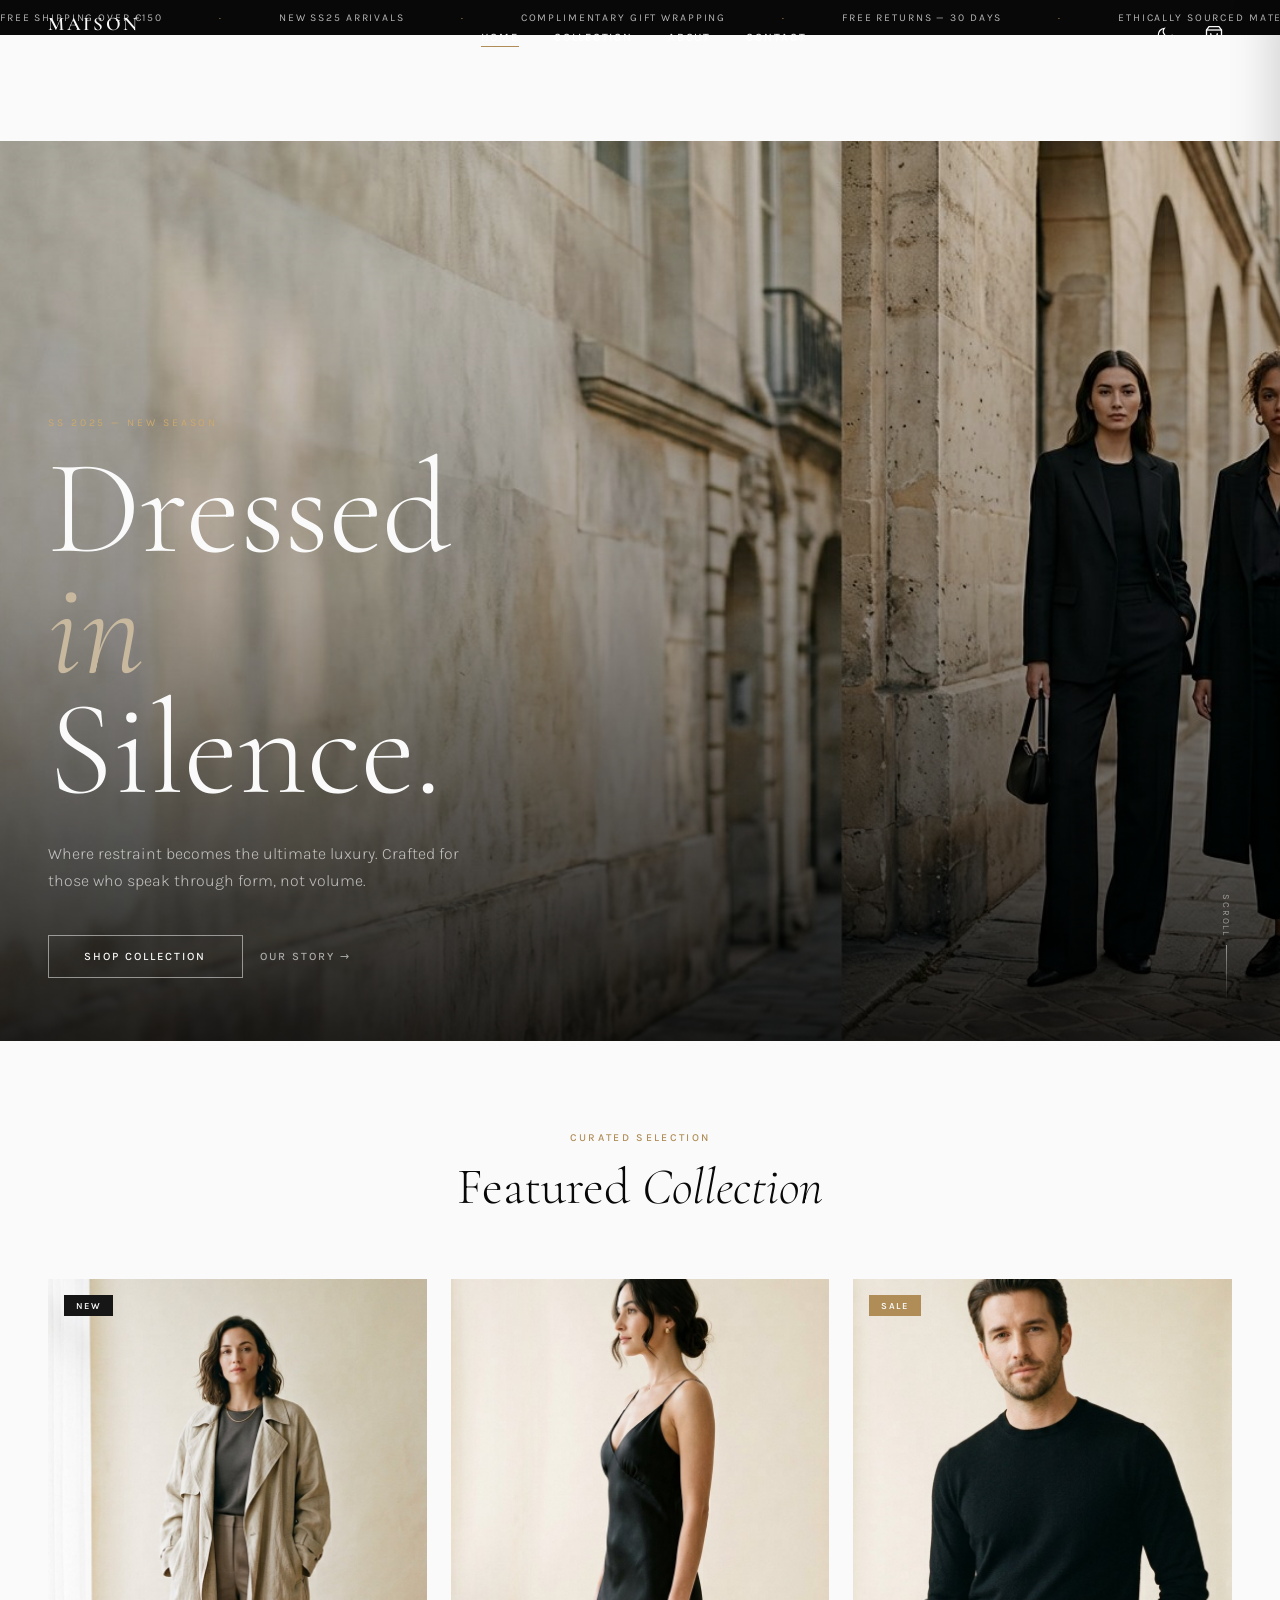
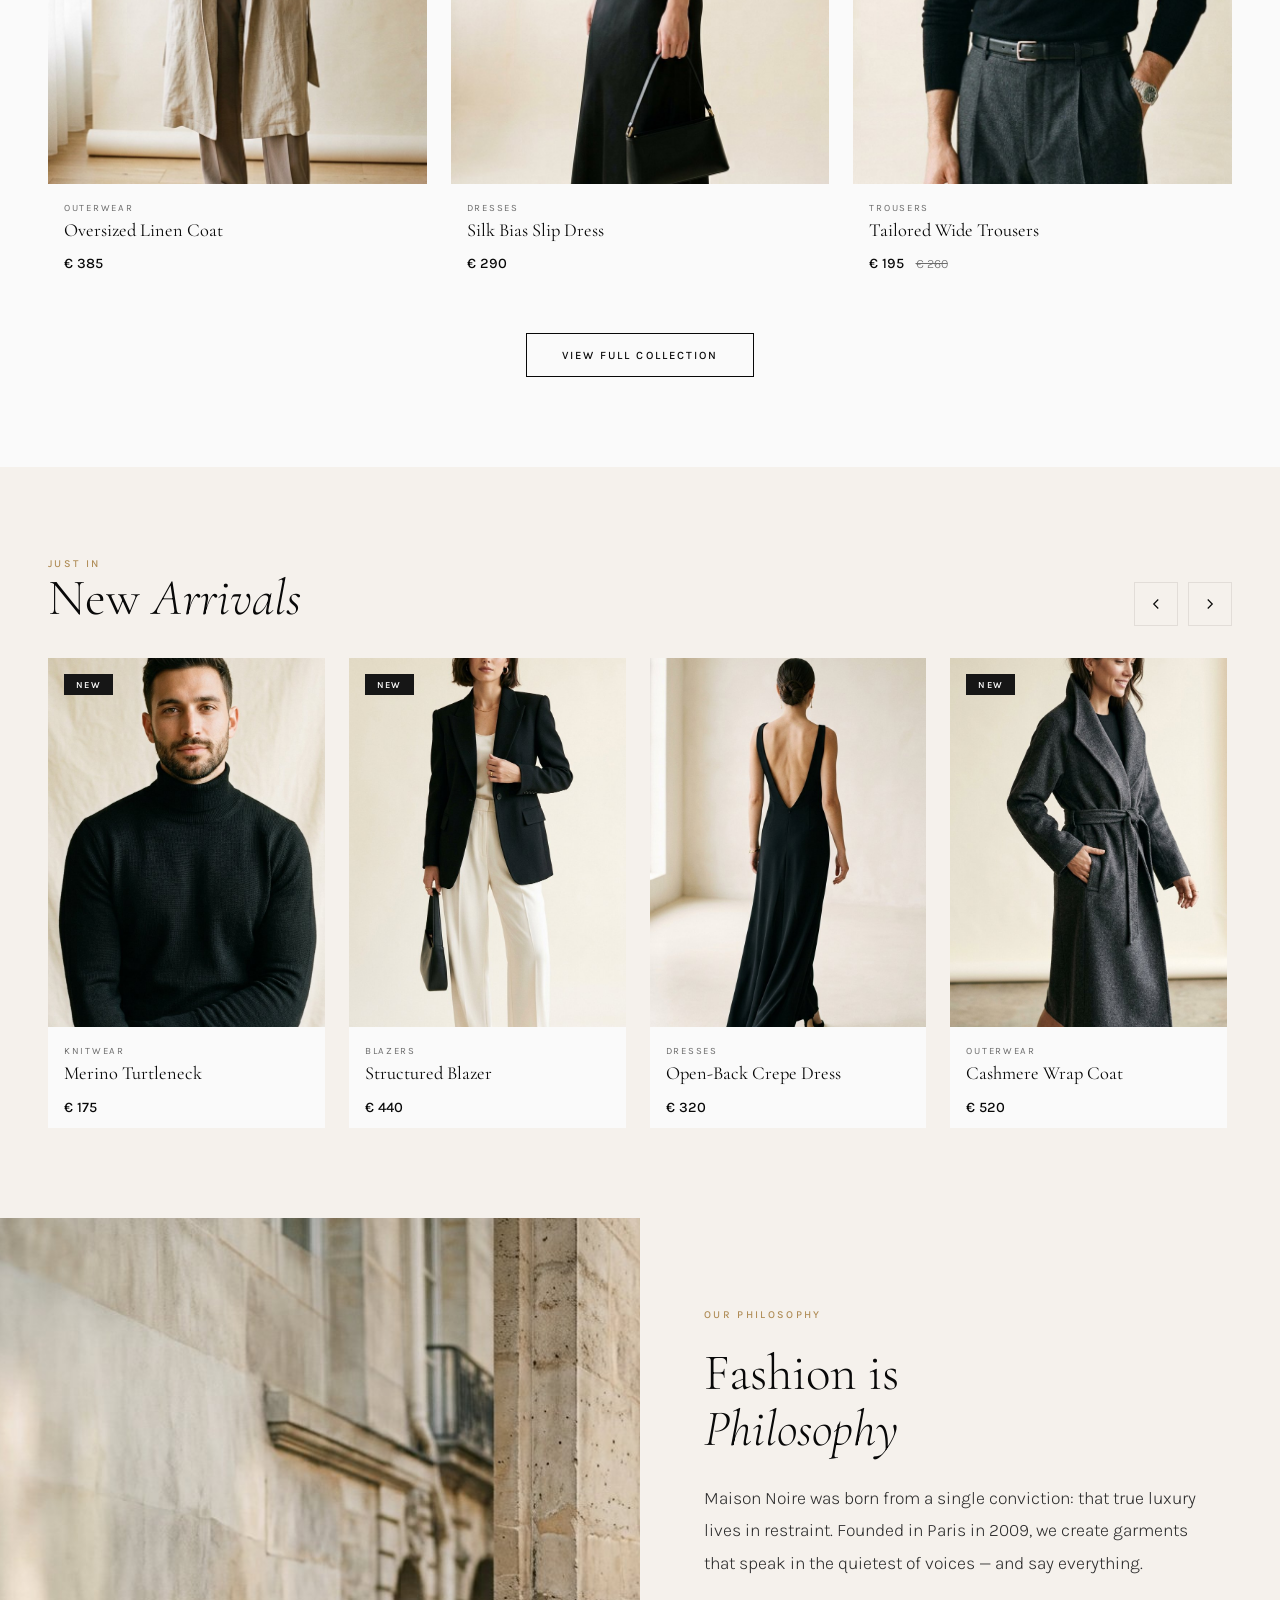
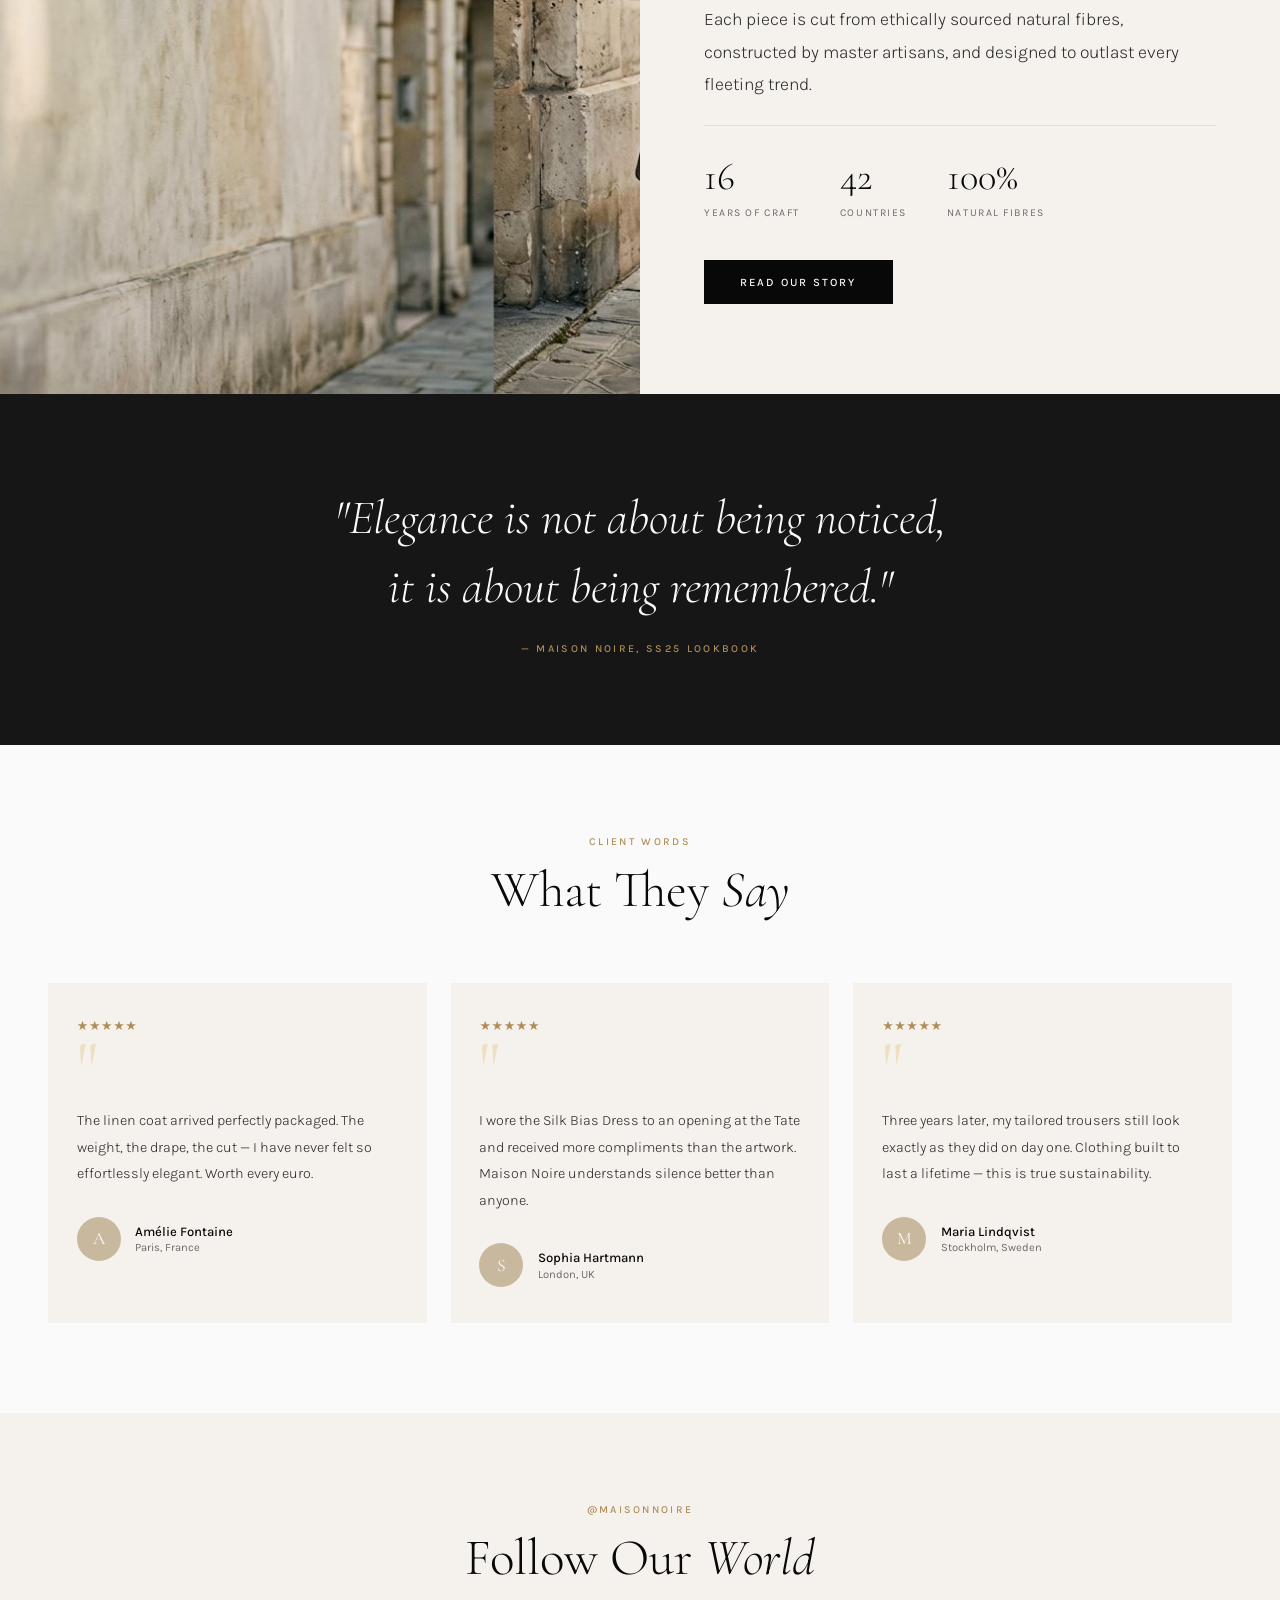
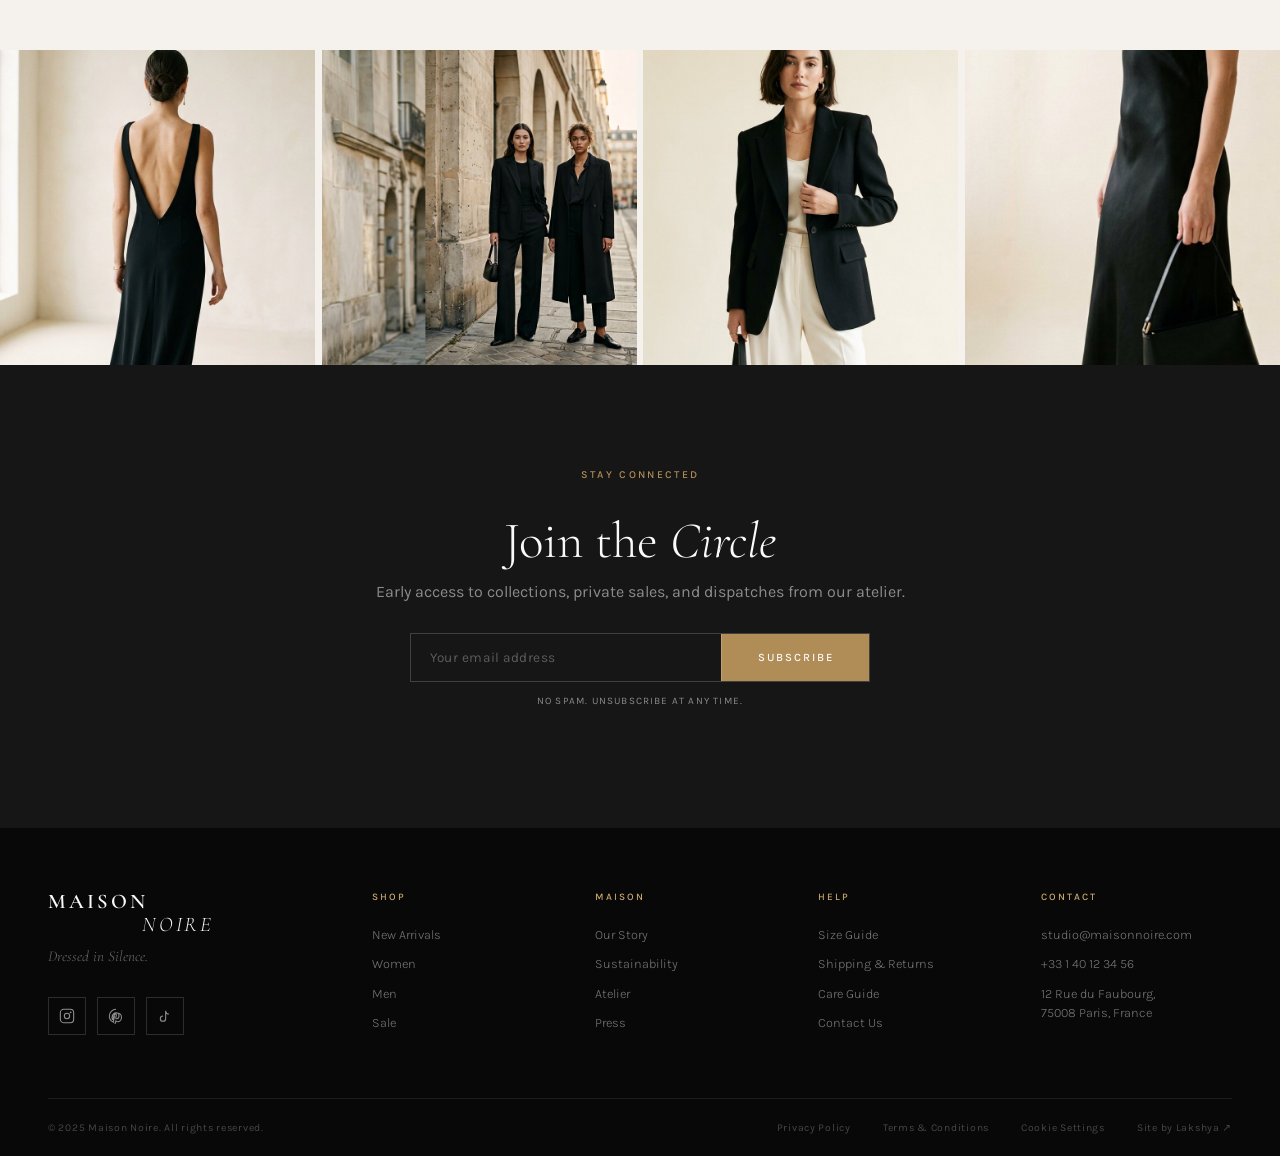
<file: maison-noire/index.html>
<!DOCTYPE html>
<html lang="en" data-theme="light">
<head>
  <meta charset="UTF-8" />
  <meta name="viewport" content="width=device-width, initial-scale=1.0" />
  <meta name="description" content="Maison Noire — Luxury fashion brand. Where restraint becomes the ultimate luxury." />
  <meta name="keywords" content="luxury fashion, designer clothing, Maison Noire, SS25, editorial fashion" />
  <title>MAISON NOIRE — Luxury Fashion</title>
  <link rel="preconnect" href="https://fonts.googleapis.com" />
  <link rel="preconnect" href="https://fonts.gstatic.com" crossorigin />
  <link href="https://fonts.googleapis.com/css2?family=Cormorant+Garamond:ital,wght@0,300;0,400;0,500;0,600;1,300;1,400&family=Karla:wght@300;400;500&display=swap" rel="stylesheet" />
  <link rel="stylesheet" href="css/style.css">
  <link rel="icon" type="image/svg+xml" href="images/favicon.svg" />
  <meta property="og:type" content="website" />
  <meta property="og:title" content="MAISON NOIRE — Luxury Fashion" />
  <meta property="og:description" content="Luxury fashion brand. Where restraint becomes the ultimate luxury." />
  <meta property="og:image" content="images/hero-banner.jpg" />
</head>
<body>

<!-- ===================================================
     CART PANEL + OVERLAY
=================================================== -->
<div id="cart-overlay" class="cart-overlay"></div>
<aside id="cart-panel" class="cart-panel" role="dialog" aria-label="Shopping bag">
  <div class="cart-panel-head">
    <h3>Your Bag</h3>
    <button id="cart-close" class="cart-close" aria-label="Close cart">
      <svg width="18" height="18" viewBox="0 0 24 24" fill="none" stroke="currentColor" stroke-width="1.6">
        <line x1="18" y1="6" x2="6" y2="18"/><line x1="6" y1="6" x2="18" y2="18"/>
      </svg>
    </button>
  </div>
 
  <div id="cart-items" class="cart-items"></div>

  <div id="cart-empty" class="cart-empty" style="display:flex">
    <svg width="52" height="52" viewBox="0 0 24 24" fill="none" stroke="currentColor" stroke-width="1">
      <path d="M6 2 3 6v14a2 2 0 0 0 2 2h14a2 2 0 0 0 2-2V6l-3-4z"/>
      <line x1="3" y1="6" x2="21" y2="6"/>
      <path d="M16 10a4 4 0 0 1-8 0"/>
    </svg>
    <p>Your bag is empty</p>
    <span class="body-sm">Discover our collection</span>
  </div>

  <div class="cart-footer">
    <div class="cart-subtotal">
      <span>Subtotal</span>
      <span class="total-price" id="cart-total">€ 0.00</span>
    </div>
    <div class="cart-actions">
      <button id="cart-checkout" class="btn btn-primary">Proceed to Checkout</button>
      <button id="cart-clear" class="btn btn-ghost">Clear Bag</button>
    </div>
  </div>
</aside>

<!-- ===================================================
     NAVIGATION
=================================================== -->
<nav class="navbar" id="navbar">
  <div class="nav-inner">
    <button class="hamburger" id="hamburger" aria-label="Toggle menu">
      <span></span><span></span><span></span>
    </button>

    <a href="index.html" class="nav-logo">MAISON<em>NOIRE</em></a>

    <ul class="nav-links">
      <li><a href="index.html"      class="nav-link active">Home</a></li>
      <li><a href="collection.html" class="nav-link">Collection</a></li>
      <li><a href="about.html"      class="nav-link">About</a></li>
      <li><a href="contact.html"    class="nav-link">Contact</a></li>
    </ul>

    <div class="nav-actions">
      <button class="dark-toggle" aria-label="Toggle dark mode">
        <svg class="icon-moon" width="18" height="18" viewBox="0 0 24 24" fill="none" stroke="currentColor" stroke-width="1.6">
          <path d="M21 12.79A9 9 0 1 1 11.21 3 7 7 0 0 0 21 12.79z"/>
        </svg>
        <svg class="icon-sun" width="18" height="18" viewBox="0 0 24 24" fill="none" stroke="currentColor" stroke-width="1.6">
          <circle cx="12" cy="12" r="5"/>
          <line x1="12" y1="1" x2="12" y2="3"/><line x1="12" y1="21" x2="12" y2="23"/>
          <line x1="4.22" y1="4.22" x2="5.64" y2="5.64"/><line x1="18.36" y1="18.36" x2="19.78" y2="19.78"/>
          <line x1="1" y1="12" x2="3" y2="12"/><line x1="21" y1="12" x2="23" y2="12"/>
          <line x1="4.22" y1="19.78" x2="5.64" y2="18.36"/><line x1="18.36" y1="5.64" x2="19.78" y2="4.22"/>
        </svg>
      </button>
      <button class="cart-btn" aria-label="Open shopping bag">
        <svg width="20" height="20" viewBox="0 0 24 24" fill="none" stroke="currentColor" stroke-width="1.6">
          <path d="M6 2 3 6v14a2 2 0 0 0 2 2h14a2 2 0 0 0 2-2V6l-3-4z"/>
          <line x1="3" y1="6" x2="21" y2="6"/>
          <path d="M16 10a4 4 0 0 1-8 0"/>
        </svg>
        <span class="cart-badge" id="cart-badge-nav">0</span>
      </button>
    </div>
  </div>
</nav>

<!-- Mobile Drawer -->
<div class="mobile-drawer" id="mobile-drawer">
  <a href="index.html"      class="mob-nav-link">Home</a>
  <a href="collection.html" class="mob-nav-link">Collection</a>
  <a href="about.html"      class="mob-nav-link">About</a>
  <a href="contact.html"    class="mob-nav-link">Contact</a>
  <div class="mobile-drawer-footer">
    <span class="label">SS25 Collection</span>
    <button class="dark-toggle" aria-label="Toggle dark mode">
      <svg class="icon-moon" width="18" height="18" viewBox="0 0 24 24" fill="none" stroke="currentColor" stroke-width="1.6">
        <path d="M21 12.79A9 9 0 1 1 11.21 3 7 7 0 0 0 21 12.79z"/>
      </svg>
      <svg class="icon-sun" width="18" height="18" viewBox="0 0 24 24" fill="none" stroke="currentColor" stroke-width="1.6">
        <circle cx="12" cy="12" r="5"/>
        <line x1="12" y1="1" x2="12" y2="3"/><line x1="12" y1="21" x2="12" y2="23"/>
        <line x1="4.22" y1="4.22" x2="5.64" y2="5.64"/>
      </svg>
    </button>
  </div>
</div>

<!-- ===================================================
     TICKER
=================================================== -->
<div class="ticker-bar" style="margin-top: var(--nav-h);">
  <div class="ticker-track">
    <span>Free Shipping Over €150</span><span class="sep">·</span>
    <span>New SS25 Arrivals</span><span class="sep">·</span>
    <span>Complimentary Gift Wrapping</span><span class="sep">·</span>
    <span>Free Returns — 30 Days</span><span class="sep">·</span>
    <span>Ethically Sourced Materials</span><span class="sep">·</span>
    <span>Free Shipping Over €150</span><span class="sep">·</span>
    <span>New SS25 Arrivals</span><span class="sep">·</span>
    <span>Complimentary Gift Wrapping</span><span class="sep">·</span>
    <span>Free Returns — 30 Days</span><span class="sep">·</span>
    <span>Ethically Sourced Materials</span><span class="sep">·</span>
  </div>
</div>

<!-- Remove margin-top on ticker since we have it inline, fix the hero -->
<style>
  .ticker-bar { margin-top: 0 !important; }
  .hero { margin-top: 0; }
</style>

<!-- ===================================================
     HERO SECTION
=================================================== -->
<section class="hero" id="home" style="margin-top: calc(var(--nav-h) + 36px);">
  <div class="hero-media">
    <img src="images/hero-banner.jpg"
         alt="SS25 Campaign — Maison Noire"
         style="transition: transform 10s ease, opacity .5s;" />
    <div class="hero-grad"></div>
  </div>

  <div class="hero-content">
    <p class="hero-eyebrow reveal">SS 2025 — New Season</p>
    <h1 class="hero-title reveal stagger-1">
      Dressed<br /><em>in</em><br />Silence.
    </h1>
    <p class="hero-sub reveal stagger-2">
      Where restraint becomes the ultimate luxury. Crafted for those who speak through form, not volume.
    </p>
    <div class="hero-ctas reveal stagger-3">
      <a href="collection.html" class="btn btn-ghost-light">Shop Collection</a>
      <a href="about.html"      class="btn" style="background:transparent;color:rgba(255,255,255,.6);border-color:transparent;padding-left:0;">Our Story →</a>
    </div>
  </div>

  <div class="hero-scroll">
    <span>Scroll</span>
    <div class="hero-scroll-line"></div>
  </div>
</section>

<!-- ===================================================
     FEATURED COLLECTION
=================================================== -->
<section class="section-py" id="collection" style="background: var(--bg);">
  <div class="container">
    <div class="section-header centered reveal">
      <p class="label">Curated Selection</p>
      <h2 class="display-md">Featured <em>Collection</em></h2>
    </div>

    <div class="featured-grid">

      <!-- Card 1 -->
      <article class="product-card reveal stagger-1"
               data-product-id="prod-001"
               data-name="Oversized Linen Coat"
               data-price="385"
               data-size="One Size"
               data-image="images/product1.jpg"
               data-category="women">
        <div class="product-card-img-wrap">
          <img src="images/product1.jpg" alt="Oversized Linen Coat" loading="lazy" />
          <span class="product-card-badge new">New</span>
          <div class="product-card-actions">
            <a href="product.html" class="btn btn-ghost-light" style="font-size:.6rem;padding:.65rem .9rem;">View</a>
            <button class="btn btn-gold" data-add-cart style="font-size:.6rem;padding:.65rem .9rem;">Add to Bag</button>
          </div>
        </div>
        <div class="product-card-body">
          <p class="product-category">Outerwear</p>
          <h3 class="product-name">Oversized Linen Coat</h3>
          <div class="product-price-row">
            <span class="product-price">€ 385</span>
          </div>
        </div>
      </article>

      <!-- Card 2 -->
      <article class="product-card reveal stagger-2"
               data-product-id="prod-002"
               data-name="Silk Bias Slip Dress"
               data-price="290"
               data-size="One Size"
               data-image="images/product2.jpg"
               data-category="women">
        <div class="product-card-img-wrap">
          <img src="images/product2.jpg" alt="Silk Bias Slip Dress" loading="lazy" />
          <div class="product-card-actions">
            <a href="product.html" class="btn btn-ghost-light" style="font-size:.6rem;padding:.65rem .9rem;">View</a>
            <button class="btn btn-gold" data-add-cart style="font-size:.6rem;padding:.65rem .9rem;">Add to Bag</button>
          </div>
        </div>
        <div class="product-card-body">
          <p class="product-category">Dresses</p>
          <h3 class="product-name">Silk Bias Slip Dress</h3>
          <div class="product-price-row">
            <span class="product-price">€ 290</span>
          </div>
        </div>
      </article>

      <!-- Card 3 -->
      <article class="product-card reveal stagger-3"
               data-product-id="prod-003"
               data-name="Tailored Wide Trousers"
               data-price="195"
               data-size="One Size"
               data-image="images/product3.jpg"
               data-category="men">
        <div class="product-card-img-wrap">
          <img src="images/product3.jpg" alt="Tailored Wide Trousers" loading="lazy" />
          <span class="product-card-badge sale">Sale</span>
          <div class="product-card-actions">
            <a href="product.html" class="btn btn-ghost-light" style="font-size:.6rem;padding:.65rem .9rem;">View</a>
            <button class="btn btn-gold" data-add-cart style="font-size:.6rem;padding:.65rem .9rem;">Add to Bag</button>
          </div>
        </div>
        <div class="product-card-body">
          <p class="product-category">Trousers</p>
          <h3 class="product-name">Tailored Wide Trousers</h3>
          <div class="product-price-row">
            <span class="product-price">€ 195</span>
            <span class="product-price-old">€ 260</span>
          </div>
        </div>
      </article>

    </div>

    <div class="reveal" style="text-align:center;margin-top:3rem;">
      <a href="collection.html" class="btn btn-ghost">View Full Collection</a>
    </div>
  </div>
</section>

<!-- ===================================================
     NEW ARRIVALS SLIDER
=================================================== -->
<section class="section-py slider-section" style="background: var(--bg-alt);">
  <div class="container">
    <div class="slider-header reveal">
      <div>
        <p class="label">Just In</p>
        <h2 class="display-md">New <em>Arrivals</em></h2>
      </div>
      <div class="slider-controls">
        <button class="slider-btn slider-prev" aria-label="Previous">
          <svg width="18" height="18" viewBox="0 0 24 24" fill="none" stroke="currentColor" stroke-width="1.6">
            <polyline points="15 18 9 12 15 6"/>
          </svg>
        </button>
        <button class="slider-btn slider-next" aria-label="Next">
          <svg width="18" height="18" viewBox="0 0 24 24" fill="none" stroke="currentColor" stroke-width="1.6">
            <polyline points="9 18 15 12 9 6"/>
          </svg>
        </button>
      </div>
    </div>

    <div class="slider-track-wrap">
      <div class="slider-track">

        <article class="product-card"
                 data-product-id="prod-004"
                 data-name="Merino Turtleneck"
                 data-price="175"
                 data-size="One Size"
                 data-image="images/product4.jpg"
                 data-category="men">
          <div class="product-card-img-wrap">
            <img src="images/product4.jpg" alt="Merino Turtleneck" loading="lazy" />
            <span class="product-card-badge new">New</span>
            <div class="product-card-actions">
              <button class="btn btn-gold" data-add-cart style="font-size:.6rem;padding:.65rem 1rem;width:100%;">Add to Bag</button>
            </div>
          </div>
          <div class="product-card-body">
            <p class="product-category">Knitwear</p>
            <h3 class="product-name">Merino Turtleneck</h3>
            <div class="product-price-row"><span class="product-price">€ 175</span></div>
          </div>
        </article>

        <article class="product-card"
                 data-product-id="prod-005"
                 data-name="Structured Blazer"
                 data-price="440"
                 data-size="One Size"
                 data-image="images/product5.jpg"
                 data-category="women">
          <div class="product-card-img-wrap">
            <img src="images/product5.jpg" alt="Structured Blazer" loading="lazy" />
            <span class="product-card-badge new">New</span>
            <div class="product-card-actions">
              <button class="btn btn-gold" data-add-cart style="font-size:.6rem;padding:.65rem 1rem;width:100%;">Add to Bag</button>
            </div>
          </div>
          <div class="product-card-body">
            <p class="product-category">Blazers</p>
            <h3 class="product-name">Structured Blazer</h3>
            <div class="product-price-row"><span class="product-price">€ 440</span></div>
          </div>
        </article>

        <article class="product-card"
                 data-product-id="prod-006"
                 data-name="Open-Back Crepe Dress"
                 data-price="320"
                 data-size="One Size"
                 data-image="images/product6.jpg"
                 data-category="women">
          <div class="product-card-img-wrap">
            <img src="images/product6.jpg" alt="Open-Back Crepe Dress" loading="lazy" />
            <div class="product-card-actions">
              <button class="btn btn-gold" data-add-cart style="font-size:.6rem;padding:.65rem 1rem;width:100%;">Add to Bag</button>
            </div>
          </div>
          <div class="product-card-body">
            <p class="product-category">Dresses</p>
            <h3 class="product-name">Open-Back Crepe Dress</h3>
            <div class="product-price-row"><span class="product-price">€ 320</span></div>
          </div>
        </article>

        <article class="product-card"
                 data-product-id="prod-007"
                 data-name="Cashmere Wrap Coat"
                 data-price="520"
                 data-size="One Size"
                 data-image="images/product7.jpg"
                 data-category="women">
          <div class="product-card-img-wrap">
            <img src="images/product7.jpg" alt="Cashmere Wrap Coat" loading="lazy" />
            <span class="product-card-badge new">New</span>
            <div class="product-card-actions">
              <button class="btn btn-gold" data-add-cart style="font-size:.6rem;padding:.65rem 1rem;width:100%;">Add to Bag</button>
            </div>
          </div>
          <div class="product-card-body">
            <p class="product-category">Outerwear</p>
            <h3 class="product-name">Cashmere Wrap Coat</h3>
            <div class="product-price-row"><span class="product-price">€ 520</span></div>
          </div>
        </article>

        <article class="product-card"
                 data-product-id="prod-008"
                 data-name="Linen Shirt"
                 data-price="145"
                 data-size="One Size"
                 data-image="images/product8.jpg"
                 data-category="men">
          <div class="product-card-img-wrap">
            <img src="images/product8.jpg" alt="Linen Shirt" loading="lazy" />
            <div class="product-card-actions">
              <button class="btn btn-gold" data-add-cart style="font-size:.6rem;padding:.65rem 1rem;width:100%;">Add to Bag</button>
            </div>
          </div>
          <div class="product-card-body">
            <p class="product-category">Shirts</p>
            <h3 class="product-name">Linen Shirt</h3>
            <div class="product-price-row"><span class="product-price">€ 145</span></div>
          </div>
        </article>

      </div>
    </div>
  </div>
</section>

<!-- ===================================================
     BRAND STORY
=================================================== -->
<section class="brand-story" id="about">
  <div class="brand-story-image reveal-left">
    <img src="images/hero-banner.jpg" alt="Maison Noire atelier" loading="lazy" />
  </div>
  <div class="brand-story-text reveal-right">
    <p class="label">Our Philosophy</p>
    <h2 class="display-md">Fashion is<br /><em>Philosophy</em></h2>
    <p class="body-lg">
      Maison Noire was born from a single conviction: that true luxury lives
      in restraint. Founded in Paris in 2009, we create garments that speak
      in the quietest of voices — and say everything.
    </p>
    <p class="body-lg">
      Each piece is cut from ethically sourced natural fibres, constructed by
      master artisans, and designed to outlast every fleeting trend.
    </p>
    <div class="brand-story-stats">
      <div class="stat-item">
        <span class="num">16</span>
        <span class="desc">Years of Craft</span>
      </div>
      <div class="stat-item">
        <span class="num">42</span>
        <span class="desc">Countries</span>
      </div>
      <div class="stat-item">
        <span class="num">100%</span>
        <span class="desc">Natural Fibres</span>
      </div>
    </div>
    <a href="about.html" class="btn btn-primary" style="margin-top:1rem;align-self:flex-start;">Read Our Story</a>
  </div>
</section>

<!-- ===================================================
     EDITORIAL BANNER
=================================================== -->
<section style="background:var(--off-black);padding:var(--section-py) var(--gutter);text-align:center;">
  <div style="max-width:820px;margin-inline:auto;">
    <p class="reveal" style="font-family:var(--font-display);font-size:clamp(1.6rem,4vw,3rem);font-weight:300;font-style:italic;color:var(--white);line-height:1.45;margin-bottom:1.2rem;">
      "Elegance is not about being noticed,<br />it is about being remembered."
    </p>
    <p class="reveal stagger-1 label" style="color:var(--gold);">— Maison Noire, SS25 Lookbook</p>
  </div>
</section>

<!-- ===================================================
     TESTIMONIALS
=================================================== -->
<section class="section-py" style="background:var(--bg);">
  <div class="container">
    <div class="section-header centered reveal">
      <p class="label">Client Words</p>
      <h2 class="display-md">What They <em>Say</em></h2>
    </div>
    <div class="testimonials-grid">

      <div class="testimonial-card reveal stagger-1">
        <div class="testimonial-stars">★★★★★</div>
        <div class="testimonial-quote-mark">"</div>
        <p class="testimonial-text">The linen coat arrived perfectly packaged. The weight, the drape, the cut — I have never felt so effortlessly elegant. Worth every euro.</p>
        <div class="testimonial-author">
          <div class="testimonial-avatar">A</div>
          <div>
            <p class="testimonial-name">Amélie Fontaine</p>
            <p class="testimonial-location">Paris, France</p>
          </div>
        </div>
      </div>

      <div class="testimonial-card reveal stagger-2">
        <div class="testimonial-stars">★★★★★</div>
        <div class="testimonial-quote-mark">"</div>
        <p class="testimonial-text">I wore the Silk Bias Dress to an opening at the Tate and received more compliments than the artwork. Maison Noire understands silence better than anyone.</p>
        <div class="testimonial-author">
          <div class="testimonial-avatar">S</div>
          <div>
            <p class="testimonial-name">Sophia Hartmann</p>
            <p class="testimonial-location">London, UK</p>
          </div>
        </div>
      </div>

      <div class="testimonial-card reveal stagger-3">
        <div class="testimonial-stars">★★★★★</div>
        <div class="testimonial-quote-mark">"</div>
        <p class="testimonial-text">Three years later, my tailored trousers still look exactly as they did on day one. Clothing built to last a lifetime — this is true sustainability.</p>
        <div class="testimonial-author">
          <div class="testimonial-avatar">M</div>
          <div>
            <p class="testimonial-name">Maria Lindqvist</p>
            <p class="testimonial-location">Stockholm, Sweden</p>
          </div>
        </div>
      </div>

    </div>
  </div>
</section>

<!-- ===================================================
     INSTAGRAM GRID
=================================================== -->
<section class="section-py" style="background:var(--bg-alt);padding-bottom:0;">
  <div class="container">
    <div class="section-header centered reveal">
      <p class="label">@maisonnoire</p>
      <h2 class="display-md">Follow Our <em>World</em></h2>
    </div>
  </div>
  <div class="insta-grid reveal">
    <div class="insta-item">
      <img src="images/insta1.jpg" alt="Instagram 1" loading="lazy" />
      <div class="insta-overlay">
        <svg width="24" height="24" viewBox="0 0 24 24" fill="none" stroke="currentColor" stroke-width="1.6">
          <rect x="2" y="2" width="20" height="20" rx="5"/><circle cx="12" cy="12" r="4"/>
          <circle cx="17.5" cy="6.5" r=".5" fill="currentColor"/>
        </svg>
      </div>
    </div>
    <div class="insta-item">
      <img src="images/insta2.jpg" alt="Instagram 2" loading="lazy" />
      <div class="insta-overlay">
        <svg width="24" height="24" viewBox="0 0 24 24" fill="none" stroke="currentColor" stroke-width="1.6">
          <rect x="2" y="2" width="20" height="20" rx="5"/><circle cx="12" cy="12" r="4"/>
        </svg>
      </div>
    </div>
    <div class="insta-item">
      <img src="images/insta3.jpg" alt="Instagram 3" loading="lazy" />
      <div class="insta-overlay">
        <svg width="24" height="24" viewBox="0 0 24 24" fill="none" stroke="currentColor" stroke-width="1.6">
          <rect x="2" y="2" width="20" height="20" rx="5"/><circle cx="12" cy="12" r="4"/>
        </svg>
      </div>
    </div>
    <div class="insta-item">
      <img src="images/insta4.jpg" alt="Instagram 4" loading="lazy" />
      <div class="insta-overlay">
        <svg width="24" height="24" viewBox="0 0 24 24" fill="none" stroke="currentColor" stroke-width="1.6">
          <rect x="2" y="2" width="20" height="20" rx="5"/><circle cx="12" cy="12" r="4"/>
        </svg>
      </div>
    </div>
  </div>
</section>

<!-- ===================================================
     NEWSLETTER
=================================================== -->
<section class="newsletter-section">
  <div class="container">
    <div class="newsletter-inner reveal">
      <p class="label">Stay Connected</p>
      <h2 class="display-md">Join the <em>Circle</em></h2>
      <p>Early access to collections, private sales, and dispatches from our atelier.</p>
      <form class="newsletter-form newsletter-form-el" novalidate>
        <input type="email" placeholder="Your email address" autocomplete="email" required />
        <button type="submit" class="btn btn-gold">Subscribe</button>
      </form>
      <p class="newsletter-note">No spam. Unsubscribe at any time.</p>
      <p class="newsletter-success">Thank you — welcome to Maison Noire.</p>
    </div>
  </div>
</section>

<!-- ===================================================
     FOOTER
=================================================== -->
<footer class="footer">
  <div class="container">
    <div class="footer-main">
      <div class="footer-brand">
        <a href="index.html" class="nav-logo">MAISON<em>NOIRE</em></a>
        <p>Dressed in Silence.</p>
        <div class="footer-social">
          <a href="#" class="social-btn" aria-label="Instagram">
            <svg width="16" height="16" viewBox="0 0 24 24" fill="none" stroke="currentColor" stroke-width="1.6">
              <rect x="2" y="2" width="20" height="20" rx="5"/><circle cx="12" cy="12" r="4"/>
              <circle cx="17.5" cy="6.5" r=".5" fill="currentColor"/>
            </svg>
          </a>
          <a href="#" class="social-btn" aria-label="Pinterest">
            <svg width="16" height="16" viewBox="0 0 24 24" fill="none" stroke="currentColor" stroke-width="1.6">
              <path d="M12 2C6.48 2 2 6.48 2 12c0 4.24 2.65 7.86 6.39 9.29-.09-.78-.17-1.98.04-2.83.18-.77 1.22-5.15 1.22-5.15s-.31-.63-.31-1.56c0-1.46.85-2.55 1.9-2.55.9 0 1.33.67 1.33 1.48 0 .9-.58 2.26-.87 3.52-.25 1.05.52 1.9 1.55 1.9 1.86 0 3.29-1.96 3.29-4.79 0-2.5-1.8-4.25-4.37-4.25-2.98 0-4.73 2.23-4.73 4.54 0 .9.35 1.86.78 2.39.09.1.1.19.07.3-.08.33-.26 1.05-.3 1.2-.05.19-.16.23-.38.14C7.2 19.1 6 16.6 6 14.16c0-3.51 2.55-6.74 7.36-6.74 3.86 0 6.86 2.75 6.86 6.42 0 3.83-2.41 6.91-5.76 6.91-1.12 0-2.18-.58-2.54-1.27l-.69 2.57c-.25.96-.93 2.16-1.39 2.89"/>
            </svg>
          </a>
          <a href="#" class="social-btn" aria-label="TikTok">
            <svg width="16" height="16" viewBox="0 0 24 24" fill="none" stroke="currentColor" stroke-width="1.6">
              <path d="M9 12a4 4 0 1 0 4 4V4a5 5 0 0 0 5 5"/>
            </svg>
          </a>
        </div>
      </div>

      <nav class="footer-nav-grid">
        <div class="footer-col">
          <h4>Shop</h4>
          <ul>
            <li><a href="collection.html">New Arrivals</a></li>
            <li><a href="collection.html">Women</a></li>
            <li><a href="collection.html">Men</a></li>
            <li><a href="collection.html">Sale</a></li>
          </ul>
        </div>
        <div class="footer-col">
          <h4>Maison</h4>
          <ul>
            <li><a href="about.html">Our Story</a></li>
            <li><a href="about.html">Sustainability</a></li>
            <li><a href="about.html">Atelier</a></li>
            <li><a href="about.html">Press</a></li>
          </ul>
        </div>
        <div class="footer-col">
          <h4>Help</h4>
          <ul>
            <li><a href="#">Size Guide</a></li>
            <li><a href="#">Shipping & Returns</a></li>
            <li><a href="#">Care Guide</a></li>
            <li><a href="contact.html">Contact Us</a></li>
          </ul>
        </div>
        <div class="footer-col">
          <h4>Contact</h4>
          <ul>
            <li><a href="mailto:studio@maisonnoire.com">studio@maisonnoire.com</a></li>
            <li><a href="tel:+33140123456">+33 1 40 12 34 56</a></li>
            <li>12 Rue du Faubourg,<br />75008 Paris, France</li>
          </ul>
        </div>
      </nav>
    </div>

    <div class="footer-bottom">
      <p>&copy; 2025 Maison Noire. All rights reserved.</p>
      <div class="footer-bottom-links">
        <a href="#">Privacy Policy</a>
        <a href="#">Terms & Conditions</a>
        <a href="#">Cookie Settings</a>
        <a href="../index.html" title="Back to Lakshya's portfolio">Site by Lakshya ↗</a>
      </div>
    </div>
  </div>
</footer>

<script src="js/script.js"></script>
</body>
</html>
</file>
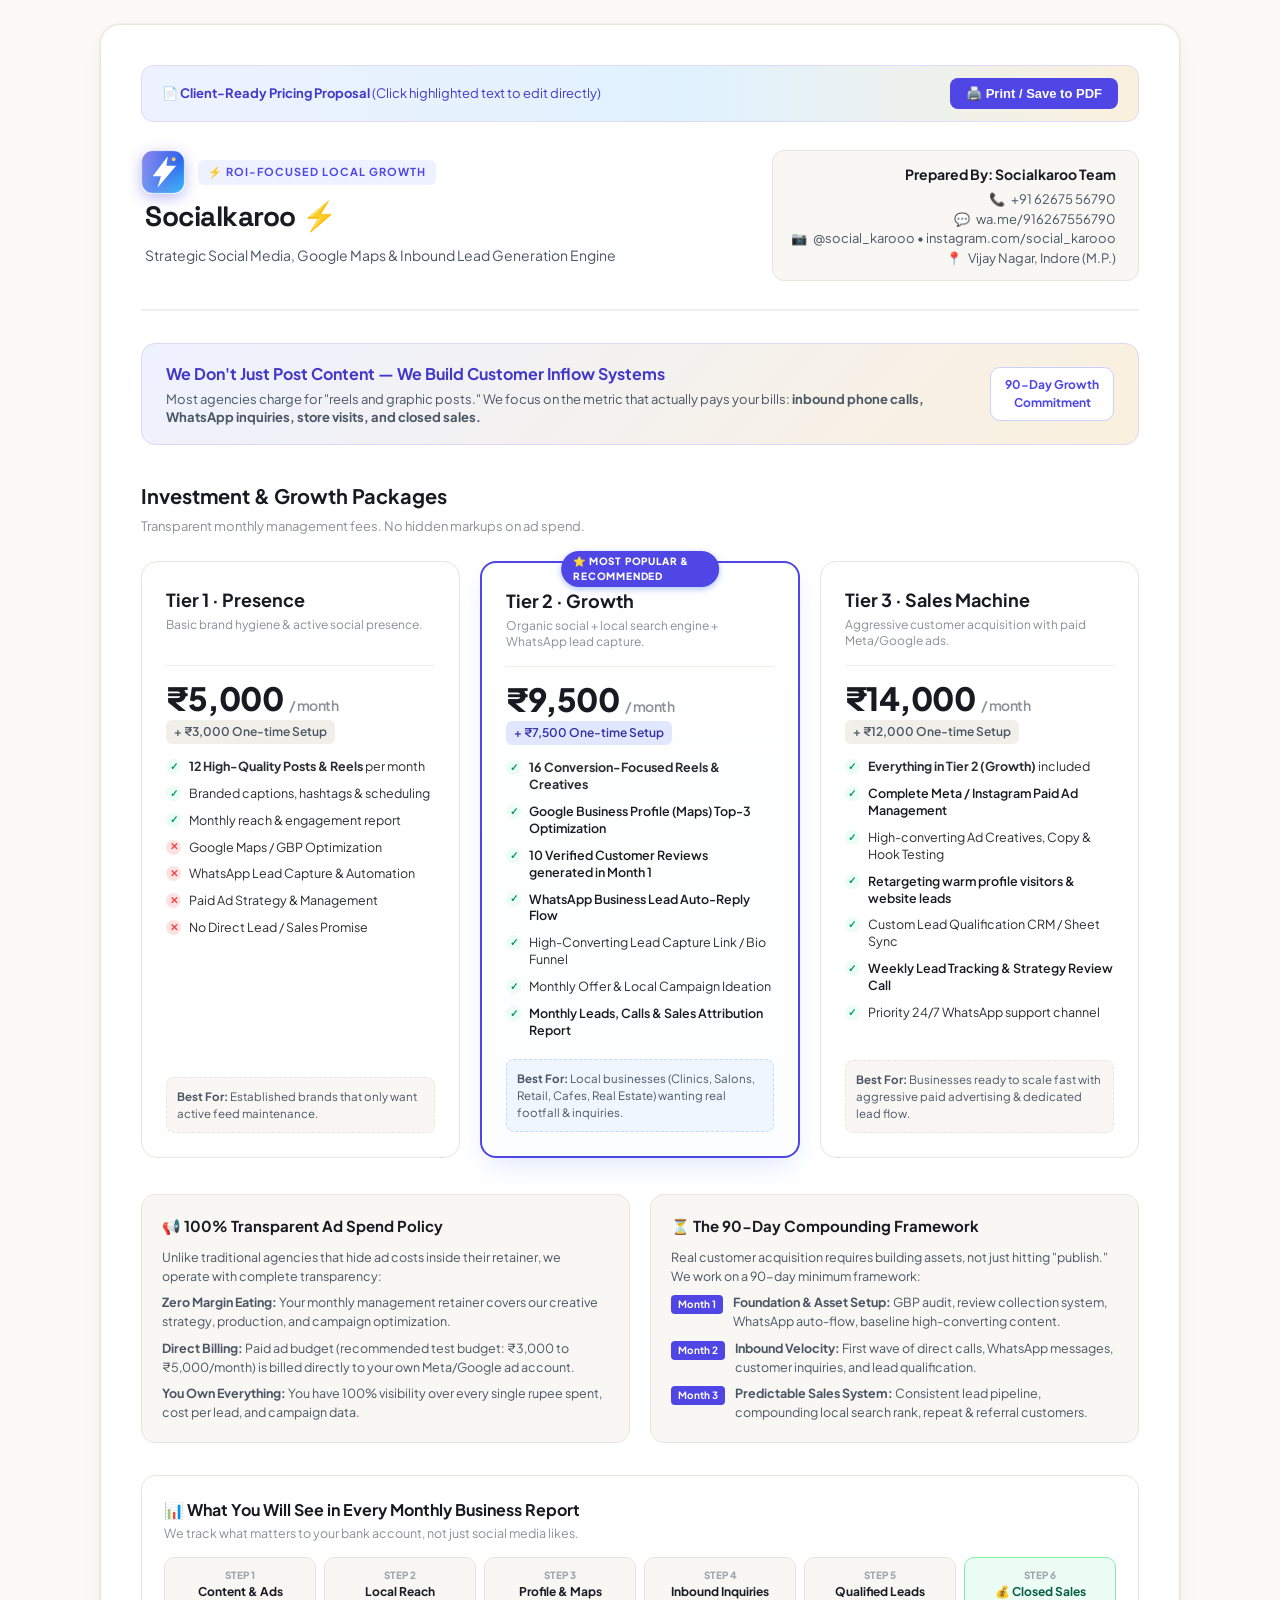
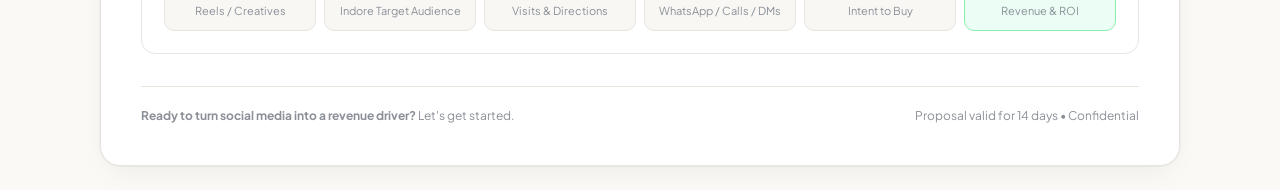
<file: pricing-onepager.html>
<!DOCTYPE html>
<html lang="en">
<head>
  <meta charset="UTF-8">
  <meta name="viewport" content="width=device-width, initial-scale=1.0">
  <title>Growth & Lead Generation Plans — Socialkaroo ⚡</title>
  <link rel="icon" type="image/svg+xml" href="favicon.svg">
  <link rel="preconnect" href="https://fonts.googleapis.com">
  <link rel="preconnect" href="https://fonts.gstatic.com" crossorigin>
  <link href="https://fonts.googleapis.com/css2?family=Plus+Jakarta+Sans:wght@400;500;600;700;800&family=Space+Grotesk:wght@600;700&display=swap" rel="stylesheet">
  <style>
    :root {
      --primary: #4f46e5;
      --primary-dark: #4338ca;
      --primary-light: #eef2ff;
      --accent: #059669;
      --accent-light: #ecfdf5;
      --gold: #c9a24b;
      --gold-light: #f7f0e0;
      --dark: #191a21;
      --slate-800: #2b2c34;
      --slate-600: #4b5563;
      --slate-500: #8b8f98;
      --slate-400: #a1a5ad;
      --slate-200: #e8e5de;
      --slate-100: #f1efe9;
      --slate-50: #f8f7f4;
      --white: #ffffff;
      --card-border: #e8e5de;
      --highlight: #c9a24b;
    }

    * {
      box-sizing: border-box;
      margin: 0;
      padding: 0;
    }

    body {
      font-family: 'Plus Jakarta Sans', -apple-system, BlinkMacSystemFont, sans-serif;
      background-color: #faf9f6;
      color: var(--dark);
      line-height: 1.5;
      padding: 24px;
      -webkit-font-smoothing: antialiased;
    }

    .container {
      max-width: 1080px;
      margin: 0 auto;
      background: var(--white);
      border-radius: 20px;
      box-shadow: 0 10px 30px -10px rgba(0, 0, 0, 0.08), 0 0 1px 1px rgba(0, 0, 0, 0.04);
      padding: 40px;
      border: 1px solid var(--slate-200);
    }

    /* Action bar for easy printing & customization */
    .action-bar {
      display: flex;
      justify-content: space-between;
      align-items: center;
      background: linear-gradient(90deg, #eef2ff 0%, #e0f2fe 55%, #faf0dd 100%);
      color: #4338ca;
      border: 1px solid #e0dbf4;
      padding: 12px 20px;
      border-radius: 12px;
      margin-bottom: 28px;
      font-size: 13px;
    }

    .action-bar-left {
      display: flex;
      align-items: center;
      gap: 10px;
    }

    .action-btn {
      background: var(--primary);
      color: white;
      border: none;
      padding: 8px 16px;
      border-radius: 8px;
      font-weight: 600;
      font-size: 13px;
      cursor: pointer;
      transition: all 0.2s ease;
      display: inline-flex;
      align-items: center;
      gap: 6px;
    }

    .action-btn:hover {
      background: var(--primary-dark);
      transform: translateY(-1px);
    }

    .action-btn.secondary {
      background: var(--primary);
      color: #fff;
    }
    .action-btn.secondary:hover {
      background: var(--primary-dark);
    }

    /* Header */
    header {
      display: flex;
      justify-content: space-between;
      align-items: flex-start;
      padding-bottom: 28px;
      border-bottom: 2px solid var(--slate-100);
      margin-bottom: 32px;
    }

    .brand-section {
      max-width: 600px;
    }

    .agency-tag {
      display: inline-flex;
      align-items: center;
      gap: 6px;
      font-size: 11px;
      font-weight: 700;
      text-transform: uppercase;
      letter-spacing: 1px;
      color: var(--primary);
      background: var(--primary-light);
      padding: 4px 10px;
      border-radius: 6px;
      margin-bottom: 8px;
    }

    .agency-title {
      font-family: 'Space Grotesk', sans-serif;
      font-size: 28px;
      font-weight: 700;
      color: var(--dark);
      letter-spacing: -0.5px;
      margin-bottom: 6px;
    }

    .agency-subtitle {
      font-size: 14px;
      color: var(--slate-600);
    }

    .contact-card {
      text-align: right;
      font-size: 13px;
      color: var(--slate-600);
      background: var(--slate-50);
      padding: 12px 18px;
      border-radius: 12px;
      border: 1px solid var(--slate-200);
    }

    .contact-card strong {
      color: var(--dark);
      display: block;
      font-size: 14px;
      margin-bottom: 4px;
    }

    /* Core Philosophy Callout */
    .value-banner {
      background: linear-gradient(135deg, #eef2ff 0%, #faf0dd 100%);
      border: 1px solid #ddd6f7;
      color: var(--dark);
      padding: 18px 24px;
      border-radius: 14px;
      margin-bottom: 36px;
      display: flex;
      align-items: center;
      justify-content: space-between;
      gap: 20px;
    }

    .value-banner h3 {
      font-size: 16px;
      font-weight: 700;
      margin-bottom: 4px;
      color: var(--primary-dark);
    }

    .value-banner p {
      font-size: 13px;
      color: var(--slate-600);
      line-height: 1.4;
    }

    .value-badge {
      background: var(--surface, #ffffff);
      border: 1px solid #c7d2fe;
      color: var(--primary);
      padding: 8px 14px;
      border-radius: 10px;
      font-size: 12px;
      font-weight: 700;
      white-space: nowrap;
      text-align: center;
    }

    /* Pricing Grid */
    .section-title {
      font-size: 20px;
      font-weight: 700;
      color: var(--dark);
      margin-bottom: 6px;
      display: flex;
      align-items: center;
      gap: 8px;
    }

    .section-desc {
      font-size: 13px;
      color: var(--slate-500);
      margin-bottom: 24px;
    }

    .pricing-grid {
      display: grid;
      grid-template-columns: repeat(3, 1fr);
      gap: 20px;
      margin-bottom: 36px;
    }

    .pricing-card {
      background: var(--white);
      border: 1.5px solid var(--slate-200);
      border-radius: 16px;
      padding: 24px;
      display: flex;
      flex-direction: column;
      position: relative;
      transition: all 0.2s ease;
    }

    .pricing-card.popular {
      border: 2px solid var(--primary);
      box-shadow: 0 12px 28px -8px rgba(37, 99, 235, 0.18);
      background: linear-gradient(180deg, #ffffff 0%, #fcfdfe 100%);
    }

    .popular-badge {
      position: absolute;
      top: -12px;
      left: 50%;
      transform: translateX(-50%);
      background: var(--primary);
      color: white;
      font-size: 10px;
      font-weight: 800;
      text-transform: uppercase;
      letter-spacing: 0.8px;
      padding: 3px 12px;
      border-radius: 20px;
      box-shadow: 0 2px 6px rgba(37, 99, 235, 0.4);
    }

    .tier-header {
      margin-bottom: 16px;
      padding-bottom: 16px;
      border-bottom: 1px solid var(--slate-100);
    }

    .tier-name {
      font-size: 18px;
      font-weight: 700;
      color: var(--dark);
      margin-bottom: 4px;
    }

    .tier-tagline {
      font-size: 12px;
      color: var(--slate-500);
      min-height: 32px;
      line-height: 1.35;
    }

    .price-block {
      margin-bottom: 14px;
    }

    .price-main {
      font-size: 32px;
      font-weight: 800;
      color: var(--dark);
      letter-spacing: -0.5px;
      line-height: 1;
    }

    .price-main span {
      font-size: 14px;
      font-weight: 600;
      color: var(--slate-500);
    }

    .setup-fee {
      display: inline-block;
      margin-top: 6px;
      font-size: 12px;
      font-weight: 600;
      color: var(--slate-600);
      background: var(--slate-100);
      padding: 3px 8px;
      border-radius: 6px;
    }

    .features-list {
      list-style: none;
      margin-bottom: 20px;
      flex-grow: 1;
      display: flex;
      flex-direction: column;
      gap: 10px;
    }

    .features-list li {
      font-size: 12.5px;
      color: var(--slate-800);
      display: flex;
      align-items: flex-start;
      gap: 8px;
      line-height: 1.35;
    }

    .features-list li .icon {
      flex-shrink: 0;
      margin-top: 1px;
      width: 15px;
      height: 15px;
      border-radius: 50%;
      display: inline-flex;
      align-items: center;
      justify-content: center;
      font-size: 10px;
      font-weight: 700;
    }

    .icon-check {
      background: var(--accent-light);
      color: var(--accent);
    }

    .icon-cross {
      background: #fee2e2;
      color: #ef4444;
    }

    .feature-highlight {
      font-weight: 600;
      color: var(--dark);
    }

    .tier-best-for {
      font-size: 11.5px;
      background: var(--slate-50);
      padding: 10px;
      border-radius: 8px;
      border: 1px dashed var(--slate-200);
      color: var(--slate-600);
      margin-top: auto;
    }

    /* Details Grid: Ad spend & Timeline */
    .two-col-grid {
      display: grid;
      grid-template-columns: 1fr 1fr;
      gap: 20px;
      margin-bottom: 32px;
    }

    .info-card {
      background: var(--slate-50);
      border: 1px solid var(--slate-200);
      border-radius: 14px;
      padding: 20px;
    }

    .info-card h4 {
      font-size: 15px;
      font-weight: 700;
      color: var(--dark);
      margin-bottom: 10px;
      display: flex;
      align-items: center;
      gap: 8px;
    }

    .info-card p, .info-card li {
      font-size: 12.5px;
      color: var(--slate-600);
      line-height: 1.5;
    }

    .info-card ul {
      list-style-type: none;
      display: flex;
      flex-direction: column;
      gap: 8px;
      margin-top: 8px;
    }

    .timeline-step {
      display: flex;
      gap: 10px;
      align-items: flex-start;
    }

    .step-badge {
      background: var(--primary);
      color: white;
      font-size: 10px;
      font-weight: 700;
      padding: 2px 7px;
      border-radius: 4px;
      flex-shrink: 0;
      margin-top: 2px;
    }

    /* Brand logo on the proposal header */
    .brand-logo-img {
      width: 44px;
      height: 44px;
      border-radius: 11px;
      box-shadow: 0 4px 14px rgba(79, 70, 229, 0.35);
      display: inline-block;
      vertical-align: middle;
      margin-right: 10px;
    }

    /* Reporting Framework */
    .reporting-funnel {
      background: var(--white);
      border: 1px solid var(--slate-200);
      border-radius: 14px;
      padding: 22px;
      margin-bottom: 32px;
    }

    .funnel-steps {
      display: grid;
      grid-template-columns: repeat(6, 1fr);
      gap: 8px;
      margin-top: 14px;
      position: relative;
    }

    .funnel-step {
      background: var(--slate-50);
      border: 1px solid var(--slate-200);
      border-radius: 10px;
      padding: 10px 8px;
      text-align: center;
      transition: all 0.2s;
    }

    .funnel-step:last-child {
      background: var(--accent-light);
      border-color: #86efac;
    }

    .funnel-step .num {
      font-size: 10px;
      font-weight: 800;
      color: var(--slate-400);
      margin-bottom: 2px;
      text-transform: uppercase;
    }

    .funnel-step .title {
      font-size: 12px;
      font-weight: 700;
      color: var(--dark);
      line-height: 1.2;
    }

    .funnel-step:last-child .title {
      color: #065f46;
    }

    .funnel-step .metric {
      font-size: 11px;
      color: var(--slate-500);
      margin-top: 4px;
    }

    /* Footer / Terms */
    footer {
      border-top: 1px solid var(--slate-200);
      padding-top: 20px;
      display: flex;
      justify-content: space-between;
      align-items: center;
      font-size: 12px;
      color: var(--slate-500);
    }

    .editable {
      outline: none;
      border-radius: 4px;
      padding: 1px 4px;
      transition: background 0.2s;
    }
    .editable:hover, .editable:focus {
      background: #fef08a;
    }

    /* Print Optimization */
    @media print {
      body {
        padding: 0;
        background: white;
      }
      .container {
        border: none;
        box-shadow: none;
        padding: 15px;
        max-width: 100%;
      }
      .action-bar {
        display: none !important;
      }
      .pricing-card {
        break-inside: avoid;
      }
      .two-col-grid {
        break-inside: avoid;
      }
    }

    @media (max-width: 860px) {
      .pricing-grid {
        grid-template-columns: 1fr;
      }
      .two-col-grid {
        grid-template-columns: 1fr;
      }
      .funnel-steps {
        grid-template-columns: repeat(3, 1fr);
      }
      header {
        flex-direction: column;
        gap: 16px;
      }
      .contact-card {
        text-align: left;
        width: 100%;
      }
    }
  </style>
</head>
<body>

  <div class="container">
    <!-- Top Bar with Quick Print / Edit Guide -->
    <div class="action-bar">
      <div class="action-bar-left">
        <span>📄 <strong>Client-Ready Pricing Proposal</strong> (Click highlighted text to edit directly)</span>
      </div>
      <div style="display: flex; gap: 8px;">
        <button class="action-btn secondary" onclick="window.print()">🖨️ Print / Save to PDF</button>
      </div>
    </div>

    <!-- Header -->
    <header>
      <div class="brand-section">
        <img src="logo.svg" class="brand-logo-img" alt="Socialkaroo logo" width="44" height="44">
        <div class="agency-tag">⚡ ROI-Focused Local Growth</div>
        <h1 class="agency-title editable" contenteditable="true">Socialkaroo ⚡</h1>
        <p class="agency-subtitle editable" contenteditable="true">Strategic Social Media, Google Maps & Inbound Lead Generation Engine</p>
      </div>
      <div class="contact-card">
        <strong class="editable" contenteditable="true">Prepared By: Socialkaroo Team</strong>
        <div>📞 <span class="editable" contenteditable="true">+91 62675 56790</span></div>
        <div>💬 <span class="editable" contenteditable="true">wa.me/916267556790</span></div>
        <div>📷 <span class="editable" contenteditable="true">@social_karooo • instagram.com/social_karooo</span></div>
        <div>📍 <span class="editable" contenteditable="true">Vijay Nagar, Indore (M.P.)</span></div>
      </div>
    </header>

    <!-- Core Value Statement -->
    <div class="value-banner">
      <div>
        <h3>We Don't Just Post Content — We Build Customer Inflow Systems</h3>
        <p>Most agencies charge for "reels and graphic posts." We focus on the metric that actually pays your bills: <strong>inbound phone calls, WhatsApp inquiries, store visits, and closed sales.</strong></p>
      </div>
      <div class="value-badge">
        90-Day Growth<br>Commitment
      </div>
    </div>

    <!-- Pricing Grid -->
    <div>
      <div class="section-title">Investment & Growth Packages</div>
      <p class="section-desc">Transparent monthly management fees. No hidden markups on ad spend.</p>

      <div class="pricing-grid">
        <!-- Tier 1: Presence -->
        <div class="pricing-card">
          <div class="tier-header">
            <div class="tier-name">Tier 1 · Presence</div>
            <div class="tier-tagline">Basic brand hygiene & active social presence.</div>
          </div>
          <div class="price-block">
            <div class="price-main">₹5,000 <span>/ month</span></div>
            <div class="setup-fee">+ ₹3,000 One-time Setup</div>
          </div>
          <ul class="features-list">
            <li><span class="icon icon-check">✓</span> <span><strong>12 High-Quality Posts & Reels</strong> per month</span></li>
            <li><span class="icon icon-check">✓</span> <span>Branded captions, hashtags & scheduling</span></li>
            <li><span class="icon icon-check">✓</span> <span>Monthly reach & engagement report</span></li>
            <li><span class="icon icon-cross">✕</span> <span>Google Maps / GBP Optimization</span></li>
            <li><span class="icon icon-cross">✕</span> <span>WhatsApp Lead Capture & Automation</span></li>
            <li><span class="icon icon-cross">✕</span> <span>Paid Ad Strategy & Management</span></li>
            <li><span class="icon icon-cross">✕</span> <span>No Direct Lead / Sales Promise</span></li>
          </ul>
          <div class="tier-best-for">
            <strong>Best For:</strong> Established brands that only want active feed maintenance.
          </div>
        </div>

        <!-- Tier 2: Growth (Recommended) -->
        <div class="pricing-card popular">
          <div class="popular-badge">⭐ Most Popular & Recommended</div>
          <div class="tier-header">
            <div class="tier-name">Tier 2 · Growth</div>
            <div class="tier-tagline">Organic social + local search engine + WhatsApp lead capture.</div>
          </div>
          <div class="price-block">
            <div class="price-main">₹9,500 <span>/ month</span></div>
            <div class="setup-fee" style="background: #e0e7ff; color: #3730a3;">+ ₹7,500 One-time Setup</div>
          </div>
          <ul class="features-list">
            <li><span class="icon icon-check">✓</span> <span><strong>16 Conversion-Focused Reels & Creatives</strong></span></li>
            <li><span class="icon icon-check">✓</span> <span class="feature-highlight">Google Business Profile (Maps) Top-3 Optimization</span></li>
            <li><span class="icon icon-check">✓</span> <span class="feature-highlight">10 Verified Customer Reviews generated in Month 1</span></li>
            <li><span class="icon icon-check">✓</span> <span class="feature-highlight">WhatsApp Business Lead Auto-Reply Flow</span></li>
            <li><span class="icon icon-check">✓</span> <span>High-Converting Lead Capture Link / Bio Funnel</span></li>
            <li><span class="icon icon-check">✓</span> <span>Monthly Offer & Local Campaign Ideation</span></li>
            <li><span class="icon icon-check">✓</span> <span class="feature-highlight">Monthly Leads, Calls & Sales Attribution Report</span></li>
          </ul>
          <div class="tier-best-for" style="background: #eff6ff; border-color: #bfdbfe;">
            <strong>Best For:</strong> Local businesses (Clinics, Salons, Retail, Cafes, Real Estate) wanting real footfall & inquiries.
          </div>
        </div>

        <!-- Tier 3: Sales Machine -->
        <div class="pricing-card">
          <div class="tier-header">
            <div class="tier-name">Tier 3 · Sales Machine</div>
            <div class="tier-tagline">Aggressive customer acquisition with paid Meta/Google ads.</div>
          </div>
          <div class="price-block">
            <div class="price-main">₹14,000 <span>/ month</span></div>
            <div class="setup-fee">+ ₹12,000 One-time Setup</div>
          </div>
          <ul class="features-list">
            <li><span class="icon icon-check">✓</span> <span><strong>Everything in Tier 2 (Growth)</strong> included</span></li>
            <li><span class="icon icon-check">✓</span> <span class="feature-highlight">Complete Meta / Instagram Paid Ad Management</span></li>
            <li><span class="icon icon-check">✓</span> <span>High-converting Ad Creatives, Copy & Hook Testing</span></li>
            <li><span class="icon icon-check">✓</span> <span class="feature-highlight">Retargeting warm profile visitors & website leads</span></li>
            <li><span class="icon icon-check">✓</span> <span>Custom Lead Qualification CRM / Sheet Sync</span></li>
            <li><span class="icon icon-check">✓</span> <span class="feature-highlight">Weekly Lead Tracking & Strategy Review Call</span></li>
            <li><span class="icon icon-check">✓</span> <span>Priority 24/7 WhatsApp support channel</span></li>
          </ul>
          <div class="tier-best-for">
            <strong>Best For:</strong> Businesses ready to scale fast with aggressive paid advertising & dedicated lead flow.
          </div>
        </div>
      </div>
    </div>

    <!-- Two Column Explanations -->
    <div class="two-col-grid">
      <!-- Ad Spend Policy -->
      <div class="info-card">
        <h4>📢 100% Transparent Ad Spend Policy</h4>
        <p>Unlike traditional agencies that hide ad costs inside their retainer, we operate with complete transparency:</p>
        <ul>
          <li><strong>Zero Margin Eating:</strong> Your monthly management retainer covers our creative strategy, production, and campaign optimization.</li>
          <li><strong>Direct Billing:</strong> Paid ad budget (recommended test budget: ₹3,000 to ₹5,000/month) is billed directly to your own Meta/Google ad account.</li>
          <li><strong>You Own Everything:</strong> You have 100% visibility over every single rupee spent, cost per lead, and campaign data.</li>
        </ul>
      </div>

      <!-- 90-Day Commitment -->
      <div class="info-card">
        <h4>⏳ The 90-Day Compounding Framework</h4>
        <p>Real customer acquisition requires building assets, not just hitting "publish." We work on a 90-day minimum framework:</p>
        <ul>
          <li class="timeline-step">
            <span class="step-badge">Month 1</span>
            <div><strong>Foundation & Asset Setup:</strong> GBP audit, review collection system, WhatsApp auto-flow, baseline high-converting content.</div>
          </li>
          <li class="timeline-step">
            <span class="step-badge">Month 2</span>
            <div><strong>Inbound Velocity:</strong> First wave of direct calls, WhatsApp messages, customer inquiries, and lead qualification.</div>
          </li>
          <li class="timeline-step">
            <span class="step-badge">Month 3</span>
            <div><strong>Predictable Sales System:</strong> Consistent lead pipeline, compounding local search rank, repeat & referral customers.</div>
          </li>
        </ul>
      </div>
    </div>

    <!-- Reporting Funnel -->
    <div class="reporting-funnel">
      <h4>📊 What You Will See in Every Monthly Business Report</h4>
      <p style="font-size: 12.5px; color: var(--slate-500); margin-top: 2px;">We track what matters to your bank account, not just social media likes.</p>

      <div class="funnel-steps">
        <div class="funnel-step">
          <div class="num">Step 1</div>
          <div class="title">Content & Ads</div>
          <div class="metric">Reels / Creatives</div>
        </div>
        <div class="funnel-step">
          <div class="num">Step 2</div>
          <div class="title">Local Reach</div>
          <div class="metric">Indore Target Audience</div>
        </div>
        <div class="funnel-step">
          <div class="num">Step 3</div>
          <div class="title">Profile & Maps</div>
          <div class="metric">Visits & Directions</div>
        </div>
        <div class="funnel-step">
          <div class="num">Step 4</div>
          <div class="title">Inbound Inquiries</div>
          <div class="metric">WhatsApp / Calls / DMs</div>
        </div>
        <div class="funnel-step">
          <div class="num">Step 5</div>
          <div class="title">Qualified Leads</div>
          <div class="metric">Intent to Buy</div>
        </div>
        <div class="funnel-step">
          <div class="num">Step 6</div>
          <div class="title">💰 Closed Sales</div>
          <div class="metric">Revenue & ROI</div>
        </div>
      </div>
    </div>

    <!-- Footer -->
    <footer>
      <div>
        <strong>Ready to turn social media into a revenue driver?</strong> Let's get started.
      </div>
      <div>
        <span>Proposal valid for 14 days • Confidential</span>
      </div>
    </footer>
  </div>

</body>
</html>
</file>
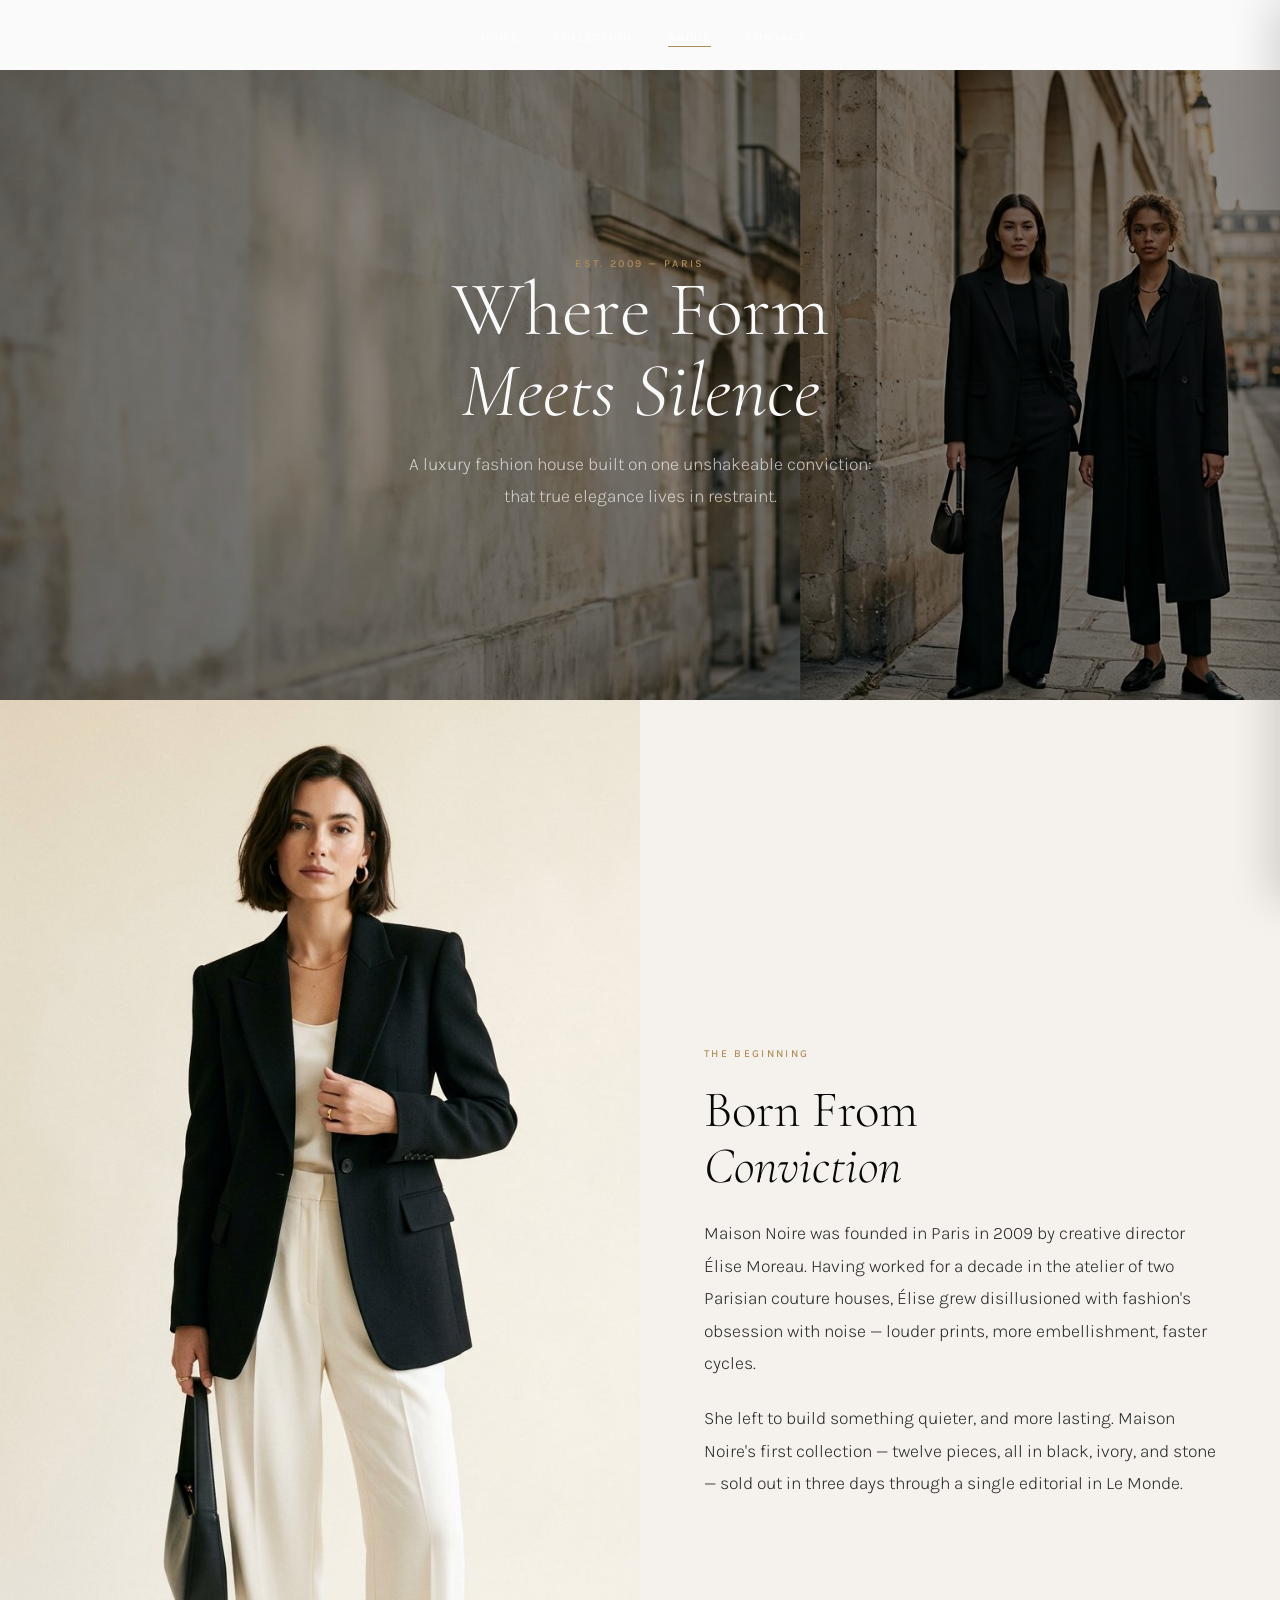
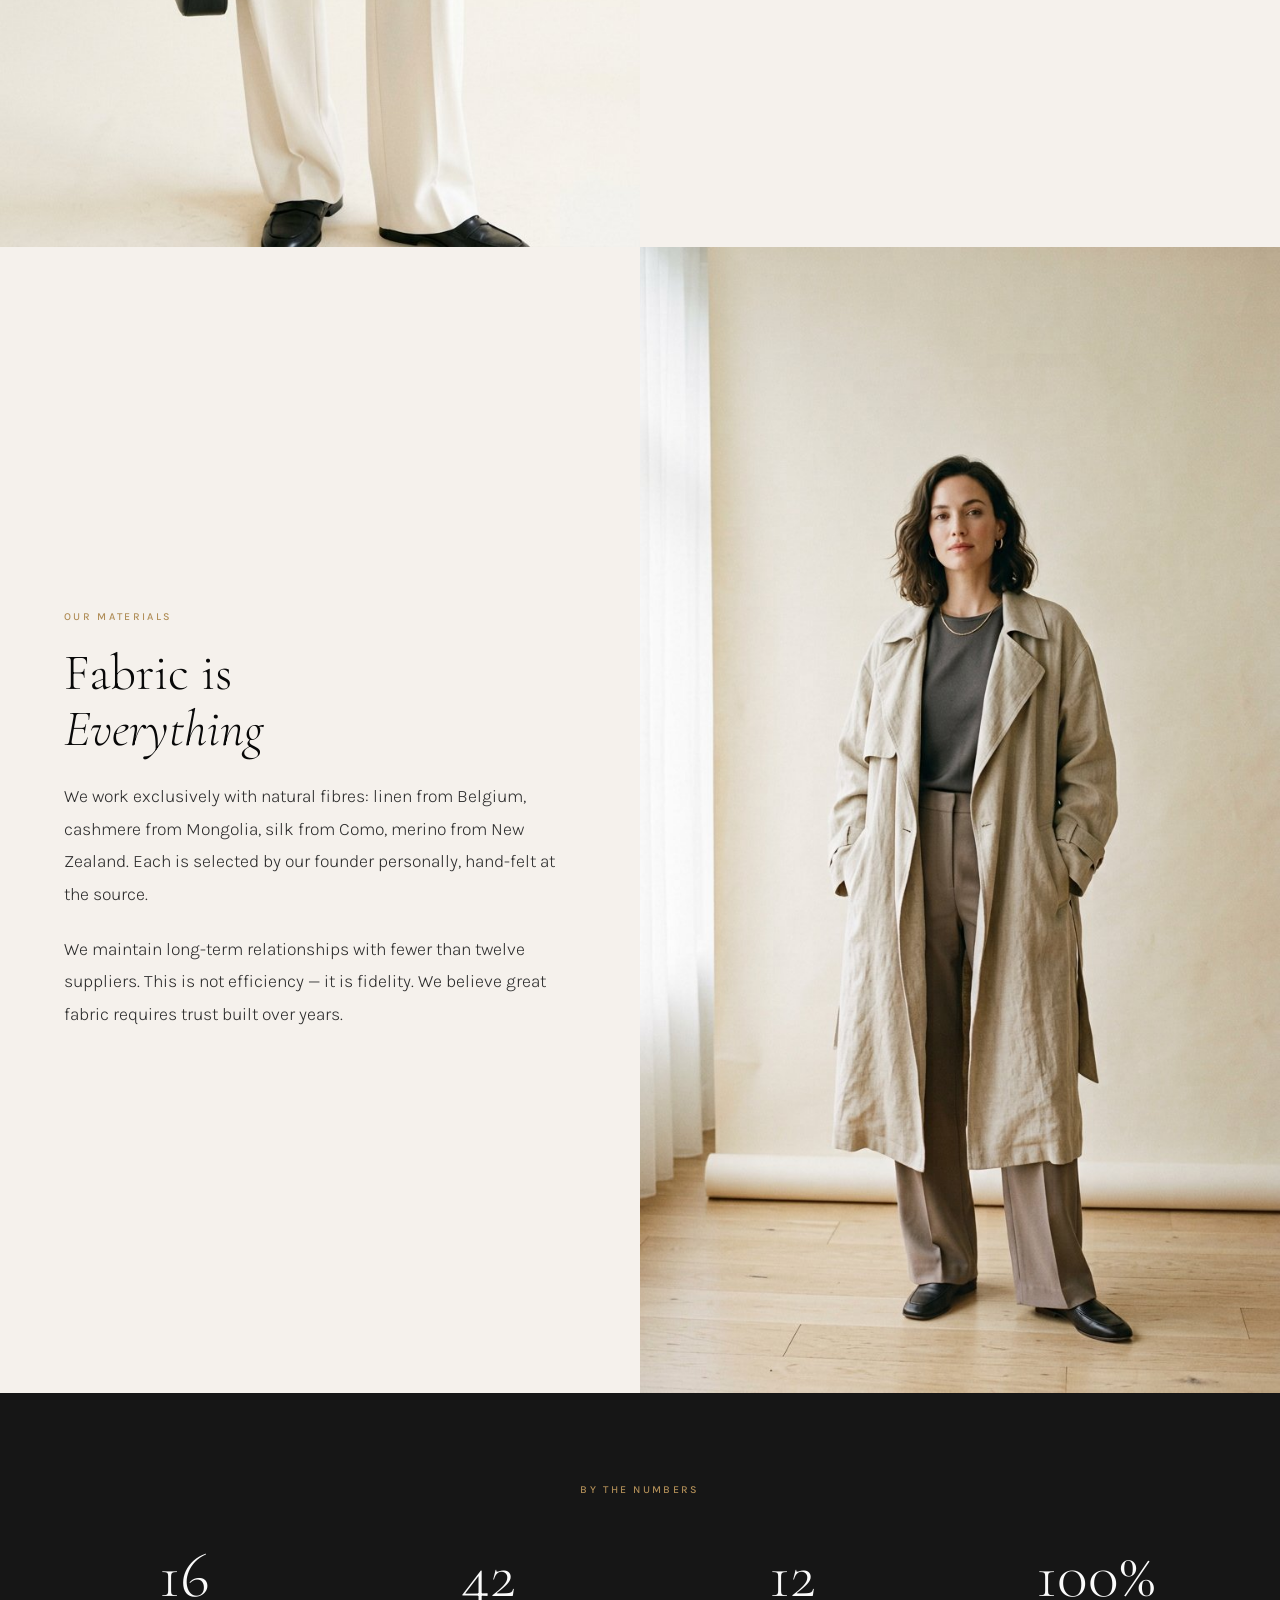
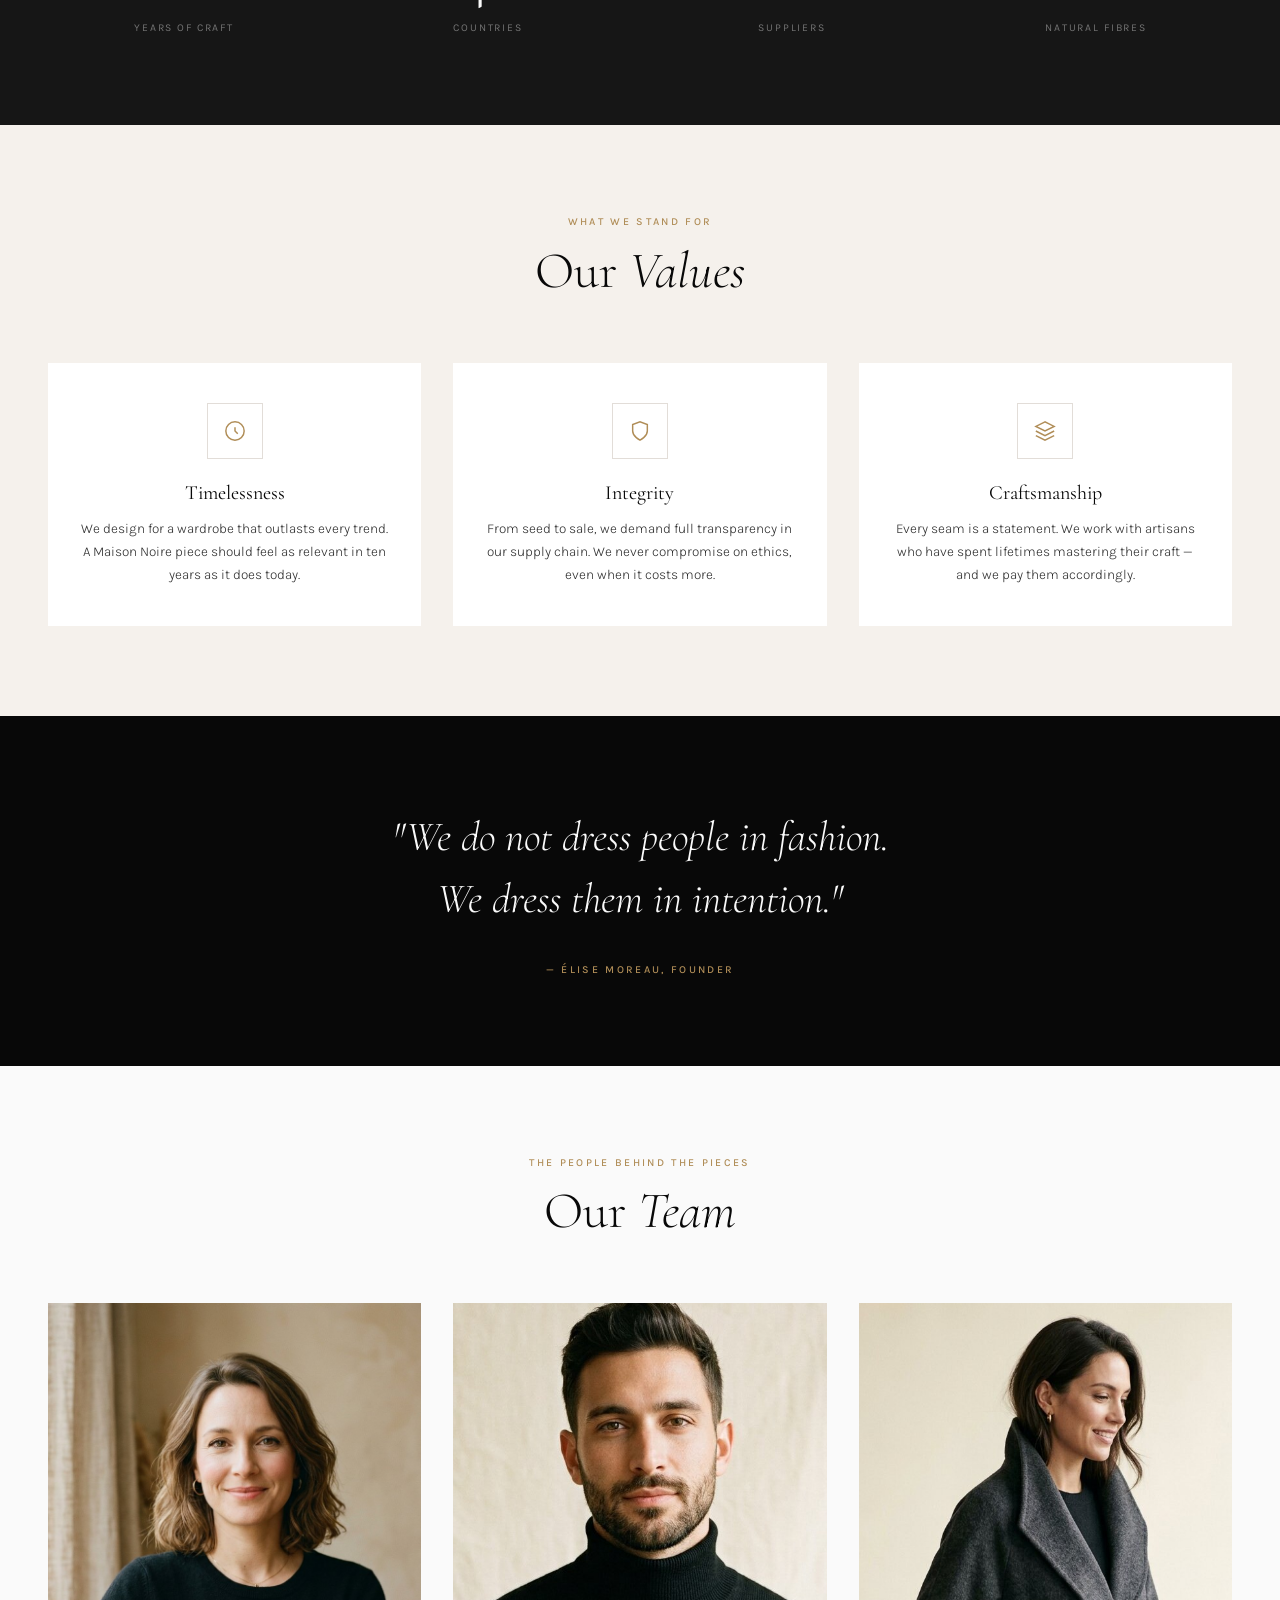
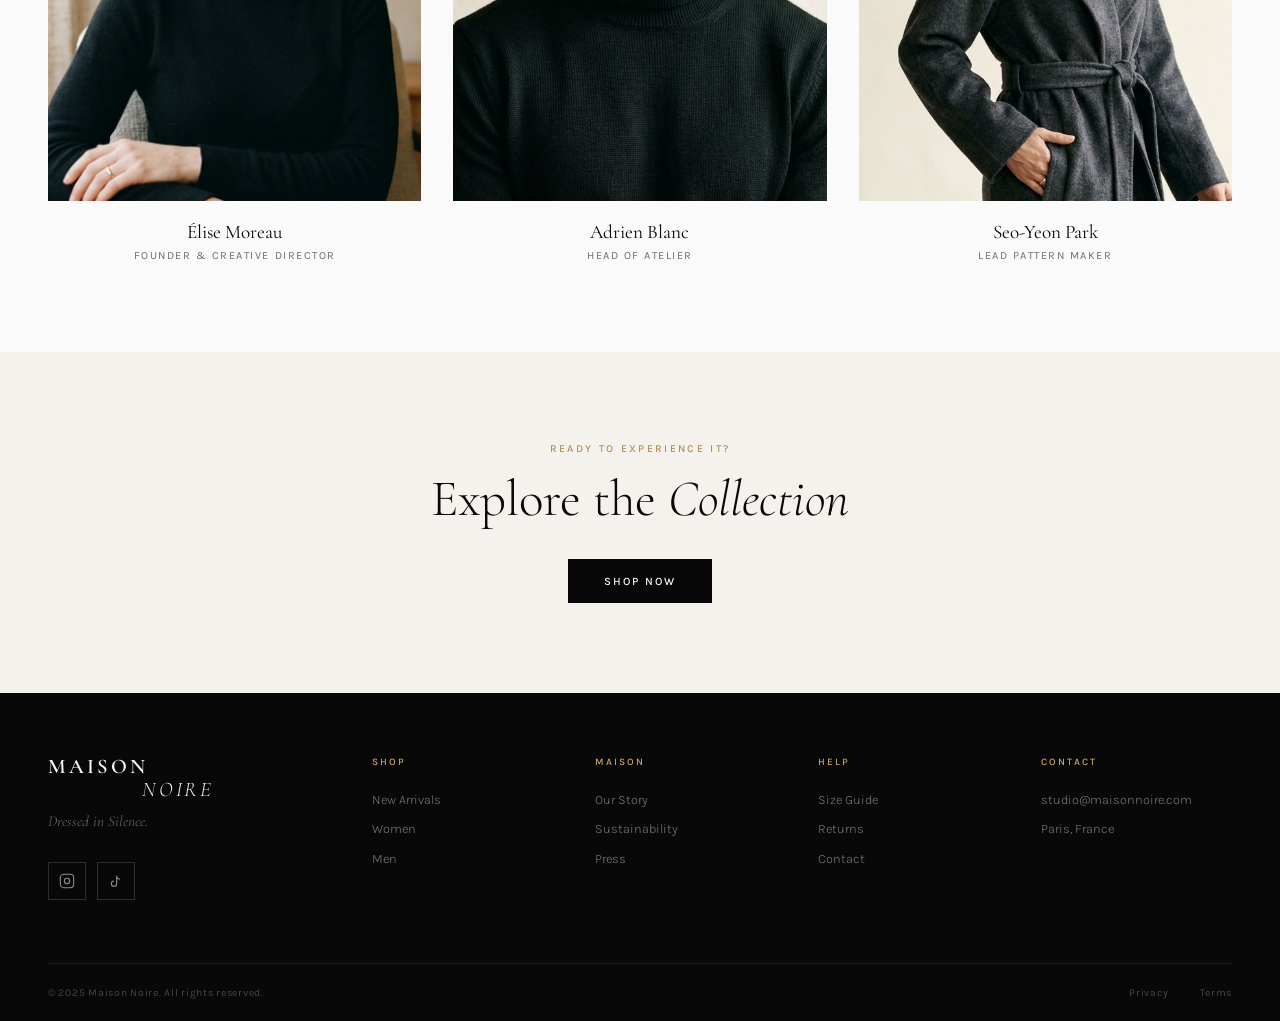
<file: maison-noire/about.html>
<!DOCTYPE html>
<html lang="en" data-theme="light">
<head>
  <meta charset="UTF-8" />
  <meta name="viewport" content="width=device-width, initial-scale=1.0" />
  <meta name="description" content="The story of Maison Noire — luxury fashion built on philosophy, restraint, and craft." />
  <title>About — MAISON NOIRE</title>
  <link rel="preconnect" href="https://fonts.googleapis.com" />
  <link rel="preconnect" href="https://fonts.gstatic.com" crossorigin />
  <link href="https://fonts.googleapis.com/css2?family=Cormorant+Garamond:ital,wght@0,300;0,400;0,500;0,600;1,300;1,400&family=Karla:wght@300;400;500&display=swap" rel="stylesheet" />
  <link rel="stylesheet" href="css/style.css" />
  <link rel="icon" type="image/svg+xml" href="images/favicon.svg" />
</head>
<body>

<!-- Cart Panel -->
<div id="cart-overlay" class="cart-overlay"></div>
<aside id="cart-panel" class="cart-panel">
  <div class="cart-panel-head">
    <h3>Your Bag</h3>
    <button id="cart-close" class="cart-close">
      <svg width="18" height="18" viewBox="0 0 24 24" fill="none" stroke="currentColor" stroke-width="1.6"><line x1="18" y1="6" x2="6" y2="18"/><line x1="6" y1="6" x2="18" y2="18"/></svg>
    </button>
  </div>
  <div id="cart-items" class="cart-items"></div>
  <div id="cart-empty" class="cart-empty" style="display:flex">
    <svg width="48" height="48" viewBox="0 0 24 24" fill="none" stroke="currentColor" stroke-width="1"><path d="M6 2 3 6v14a2 2 0 0 0 2 2h14a2 2 0 0 0 2-2V6l-3-4z"/><line x1="3" y1="6" x2="21" y2="6"/><path d="M16 10a4 4 0 0 1-8 0"/></svg>
    <p>Your bag is empty</p>
  </div>
  <div class="cart-footer">
    <div class="cart-subtotal"><span>Subtotal</span><span class="total-price" id="cart-total">€ 0.00</span></div>
    <div class="cart-actions">
      <button id="cart-checkout" class="btn btn-primary">Proceed to Checkout</button>
      <button id="cart-clear" class="btn btn-ghost">Clear Bag</button>
    </div>
  </div>
</aside>

<!-- Navigation -->
<nav class="navbar" id="navbar">
  <div class="nav-inner">
    <button class="hamburger" id="hamburger" aria-label="Toggle menu"><span></span><span></span><span></span></button>
    <a href="index.html" class="nav-logo">MAISON<em>NOIRE</em></a>
    <ul class="nav-links">
      <li><a href="index.html"      class="nav-link">Home</a></li>
      <li><a href="collection.html" class="nav-link">Collection</a></li>
      <li><a href="about.html"      class="nav-link active">About</a></li>
      <li><a href="contact.html"    class="nav-link">Contact</a></li>
    </ul>
    <div class="nav-actions">
      <button class="dark-toggle" aria-label="Toggle dark mode">
        <svg class="icon-moon" width="18" height="18" viewBox="0 0 24 24" fill="none" stroke="currentColor" stroke-width="1.6"><path d="M21 12.79A9 9 0 1 1 11.21 3 7 7 0 0 0 21 12.79z"/></svg>
        <svg class="icon-sun" width="18" height="18" viewBox="0 0 24 24" fill="none" stroke="currentColor" stroke-width="1.6"><circle cx="12" cy="12" r="5"/></svg>
      </button>
      <button class="cart-btn" aria-label="Open shopping bag">
        <svg width="20" height="20" viewBox="0 0 24 24" fill="none" stroke="currentColor" stroke-width="1.6"><path d="M6 2 3 6v14a2 2 0 0 0 2 2h14a2 2 0 0 0 2-2V6l-3-4z"/><line x1="3" y1="6" x2="21" y2="6"/><path d="M16 10a4 4 0 0 1-8 0"/></svg>
        <span class="cart-badge">0</span>
      </button>
    </div>
  </div>
</nav>
<div class="mobile-drawer" id="mobile-drawer">
  <a href="index.html" class="mob-nav-link">Home</a>
  <a href="collection.html" class="mob-nav-link">Collection</a>
  <a href="about.html" class="mob-nav-link">About</a>
  <a href="contact.html" class="mob-nav-link">Contact</a>
  <div class="mobile-drawer-footer"><span class="label">SS25</span>
    <button class="dark-toggle" aria-label="Toggle dark mode"><svg class="icon-moon" width="18" height="18" viewBox="0 0 24 24" fill="none" stroke="currentColor" stroke-width="1.6"><path d="M21 12.79A9 9 0 1 1 11.21 3 7 7 0 0 0 21 12.79z"/></svg><svg class="icon-sun" width="18" height="18" viewBox="0 0 24 24" fill="none" stroke="currentColor" stroke-width="1.6"><circle cx="12" cy="12" r="5"/></svg></button>
  </div>
</div>

<!-- ===================================================
     ABOUT HERO
=================================================== -->
<section class="about-hero" style="margin-top:var(--nav-h);">
  <div class="about-hero-media">
    <img src="images/hero-banner.jpg" alt="Maison Noire atelier" />
  </div>
  <div class="about-hero-content container">
    <p class="label reveal" style="color:var(--gold);">Est. 2009 — Paris</p>
    <h1 class="display-lg reveal stagger-1">Where Form<br /><em>Meets Silence</em></h1>
    <p class="body-lg reveal stagger-2" style="max-width:480px;margin-inline:auto;color:rgba(255,255,255,.7);">A luxury fashion house built on one unshakeable conviction: that true elegance lives in restraint.</p>
  </div>
</section>

<!-- ===================================================
     BRAND STORY SPLIT
=================================================== -->
<div class="about-grid">
  <div class="about-grid-image reveal-left">
    <img src="images/product5.jpg" alt="Maison Noire craftsmanship" loading="lazy" />
  </div>
  <div class="about-grid-text reveal-right">
    <p class="label">The Beginning</p>
    <h2 class="display-md">Born From<br /><em>Conviction</em></h2>
    <p class="body-lg">
      Maison Noire was founded in Paris in 2009 by creative director
      Élise Moreau. Having worked for a decade in the atelier of two
      Parisian couture houses, Élise grew disillusioned with fashion's
      obsession with noise — louder prints, more embellishment, faster cycles.
    </p>
    <p class="body-lg">
      She left to build something quieter, and more lasting. Maison Noire's
      first collection — twelve pieces, all in black, ivory, and stone —
      sold out in three days through a single editorial in Le Monde.
    </p>
  </div>
</div>

<div class="about-grid" style="direction:rtl;">
  <div class="about-grid-image reveal-right" style="direction:ltr;">
    <img src="images/product1.jpg" alt="Maison Noire fabrics" loading="lazy" />
  </div>
  <div class="about-grid-text reveal-left" style="direction:ltr;">
    <p class="label">Our Materials</p>
    <h2 class="display-md">Fabric is<br /><em>Everything</em></h2>
    <p class="body-lg">
      We work exclusively with natural fibres: linen from Belgium,
      cashmere from Mongolia, silk from Como, merino from New Zealand.
      Each is selected by our founder personally, hand-felt at the source.
    </p>
    <p class="body-lg">
      We maintain long-term relationships with fewer than twelve suppliers.
      This is not efficiency — it is fidelity. We believe great fabric
      requires trust built over years.
    </p>
  </div>
</div>

<!-- ===================================================
     STATS / NUMBERS
=================================================== -->
<section class="section-py" style="background:var(--off-black);text-align:center;">
  <div class="container">
    <p class="label reveal" style="color:var(--gold);">By The Numbers</p>
    <div class="reveal" style="display:grid;grid-template-columns:repeat(4,1fr);gap:2rem;margin-top:3rem;text-align:center;">
      <div>
        <span style="font-family:var(--font-display);font-size:clamp(2.5rem,5vw,4rem);font-weight:300;color:var(--white);display:block;line-height:1;margin-bottom:.5rem;">16</span>
        <span style="font-size:.65rem;letter-spacing:.18em;text-transform:uppercase;color:rgba(255,255,255,.4);">Years of Craft</span>
      </div>
      <div>
        <span style="font-family:var(--font-display);font-size:clamp(2.5rem,5vw,4rem);font-weight:300;color:var(--white);display:block;line-height:1;margin-bottom:.5rem;">42</span>
        <span style="font-size:.65rem;letter-spacing:.18em;text-transform:uppercase;color:rgba(255,255,255,.4);">Countries</span>
      </div>
      <div>
        <span style="font-family:var(--font-display);font-size:clamp(2.5rem,5vw,4rem);font-weight:300;color:var(--white);display:block;line-height:1;margin-bottom:.5rem;">12</span>
        <span style="font-size:.65rem;letter-spacing:.18em;text-transform:uppercase;color:rgba(255,255,255,.4);">Suppliers</span>
      </div>
      <div>
        <span style="font-family:var(--font-display);font-size:clamp(2.5rem,5vw,4rem);font-weight:300;color:var(--white);display:block;line-height:1;margin-bottom:.5rem;">100%</span>
        <span style="font-size:.65rem;letter-spacing:.18em;text-transform:uppercase;color:rgba(255,255,255,.4);">Natural Fibres</span>
      </div>
    </div>
  </div>
</section>

<!-- ===================================================
     VALUES
=================================================== -->
<section class="section-py" style="background:var(--bg-alt);">
  <div class="container">
    <div class="section-header centered reveal">
      <p class="label">What We Stand For</p>
      <h2 class="display-md">Our <em>Values</em></h2>
    </div>
    <div class="values-grid">
      <div class="value-card reveal stagger-1">
        <div class="value-icon">
          <svg width="22" height="22" viewBox="0 0 24 24" fill="none" stroke="currentColor" stroke-width="1.6">
            <circle cx="12" cy="12" r="10"/>
            <path d="M12 8v4l3 3"/>
          </svg>
        </div>
        <h3>Timelessness</h3>
        <p>We design for a wardrobe that outlasts every trend. A Maison Noire piece should feel as relevant in ten years as it does today.</p>
      </div>
      <div class="value-card reveal stagger-2">
        <div class="value-icon">
          <svg width="22" height="22" viewBox="0 0 24 24" fill="none" stroke="currentColor" stroke-width="1.6">
            <path d="M12 22s8-4 8-10V5l-8-3-8 3v7c0 6 8 10 8 10z"/>
          </svg>
        </div>
        <h3>Integrity</h3>
        <p>From seed to sale, we demand full transparency in our supply chain. We never compromise on ethics, even when it costs more.</p>
      </div>
      <div class="value-card reveal stagger-3">
        <div class="value-icon">
          <svg width="22" height="22" viewBox="0 0 24 24" fill="none" stroke="currentColor" stroke-width="1.6">
            <path d="M12 2L2 7l10 5 10-5-10-5z"/>
            <path d="M2 17l10 5 10-5"/>
            <path d="M2 12l10 5 10-5"/>
          </svg>
        </div>
        <h3>Craftsmanship</h3>
        <p>Every seam is a statement. We work with artisans who have spent lifetimes mastering their craft — and we pay them accordingly.</p>
      </div>
    </div>
  </div>
</section>

<!-- ===================================================
     MISSION STATEMENT (editorial)
=================================================== -->
<section style="background:var(--black);padding:var(--section-py) var(--gutter);text-align:center;">
  <div style="max-width:720px;margin-inline:auto;">
    <p class="reveal" style="font-family:var(--font-display);font-size:clamp(1.5rem,3.5vw,2.6rem);font-weight:300;font-style:italic;color:var(--white);line-height:1.5;margin-bottom:2rem;">
      "We do not dress people in fashion.<br />We dress them in intention."
    </p>
    <p class="reveal stagger-1 label" style="color:var(--gold);">— Élise Moreau, Founder</p>
  </div>
</section>

<!-- ===================================================
     TEAM
=================================================== -->
<section class="section-py" style="background:var(--bg);">
  <div class="container">
    <div class="section-header centered reveal">
      <p class="label">The People Behind the Pieces</p>
      <h2 class="display-md">Our <em>Team</em></h2>
    </div>
    <div class="team-grid">
      <div class="team-card reveal stagger-1">
        <div class="team-img-wrap">
          <img src="images/customer1.jpg" alt="Élise Moreau" loading="lazy" />
        </div>
        <p class="team-name">Élise Moreau</p>
        <p class="team-role">Founder & Creative Director</p>
      </div>
      <div class="team-card reveal stagger-2">
        <div class="team-img-wrap">
          <img src="images/customer2.jpg" alt="Adrien Blanc" loading="lazy" />
        </div>
        <p class="team-name">Adrien Blanc</p>
        <p class="team-role">Head of Atelier</p>
      </div>
      <div class="team-card reveal stagger-3">
        <div class="team-img-wrap">
          <img src="images/customer3.jpg" alt="Seo-Yeon Park" loading="lazy" />
        </div>
        <p class="team-name">Seo-Yeon Park</p>
        <p class="team-role">Lead Pattern Maker</p>
      </div>
    </div>
  </div>
</section>

<!-- CTA -->
<section style="background:var(--bg-alt);padding:var(--section-py) var(--gutter);text-align:center;">
  <div class="container reveal">
    <p class="label" style="margin-bottom:1rem;">Ready to Experience It?</p>
    <h2 class="display-md" style="margin-bottom:2rem;">Explore the <em>Collection</em></h2>
    <a href="collection.html" class="btn btn-primary">Shop Now</a>
  </div>
</section>

<!-- Footer -->
<footer class="footer">
  <div class="container">
    <div class="footer-main">
      <div class="footer-brand">
        <a href="index.html" class="nav-logo">MAISON<em>NOIRE</em></a>
        <p>Dressed in Silence.</p>
        <div class="footer-social">
          <a href="#" class="social-btn" aria-label="Instagram"><svg width="16" height="16" viewBox="0 0 24 24" fill="none" stroke="currentColor" stroke-width="1.6"><rect x="2" y="2" width="20" height="20" rx="5"/><circle cx="12" cy="12" r="4"/></svg></a>
          <a href="#" class="social-btn" aria-label="TikTok"><svg width="16" height="16" viewBox="0 0 24 24" fill="none" stroke="currentColor" stroke-width="1.6"><path d="M9 12a4 4 0 1 0 4 4V4a5 5 0 0 0 5 5"/></svg></a>
        </div>
      </div>
      <nav class="footer-nav-grid">
        <div class="footer-col"><h4>Shop</h4><ul><li><a href="collection.html">New Arrivals</a></li><li><a href="collection.html">Women</a></li><li><a href="collection.html">Men</a></li></ul></div>
        <div class="footer-col"><h4>Maison</h4><ul><li><a href="about.html">Our Story</a></li><li><a href="about.html">Sustainability</a></li><li><a href="about.html">Press</a></li></ul></div>
        <div class="footer-col"><h4>Help</h4><ul><li><a href="#">Size Guide</a></li><li><a href="#">Returns</a></li><li><a href="contact.html">Contact</a></li></ul></div>
        <div class="footer-col"><h4>Contact</h4><ul><li><a href="mailto:studio@maisonnoire.com">studio@maisonnoire.com</a></li><li>Paris, France</li></ul></div>
      </nav>
    </div>
    <div class="footer-bottom">
      <p>&copy; 2025 Maison Noire. All rights reserved.</p>
      <div class="footer-bottom-links"><a href="#">Privacy</a><a href="#">Terms</a></div>
    </div>
  </div>
</footer>

<script src="js/script.js"></script>
</body>
</html>
</file>
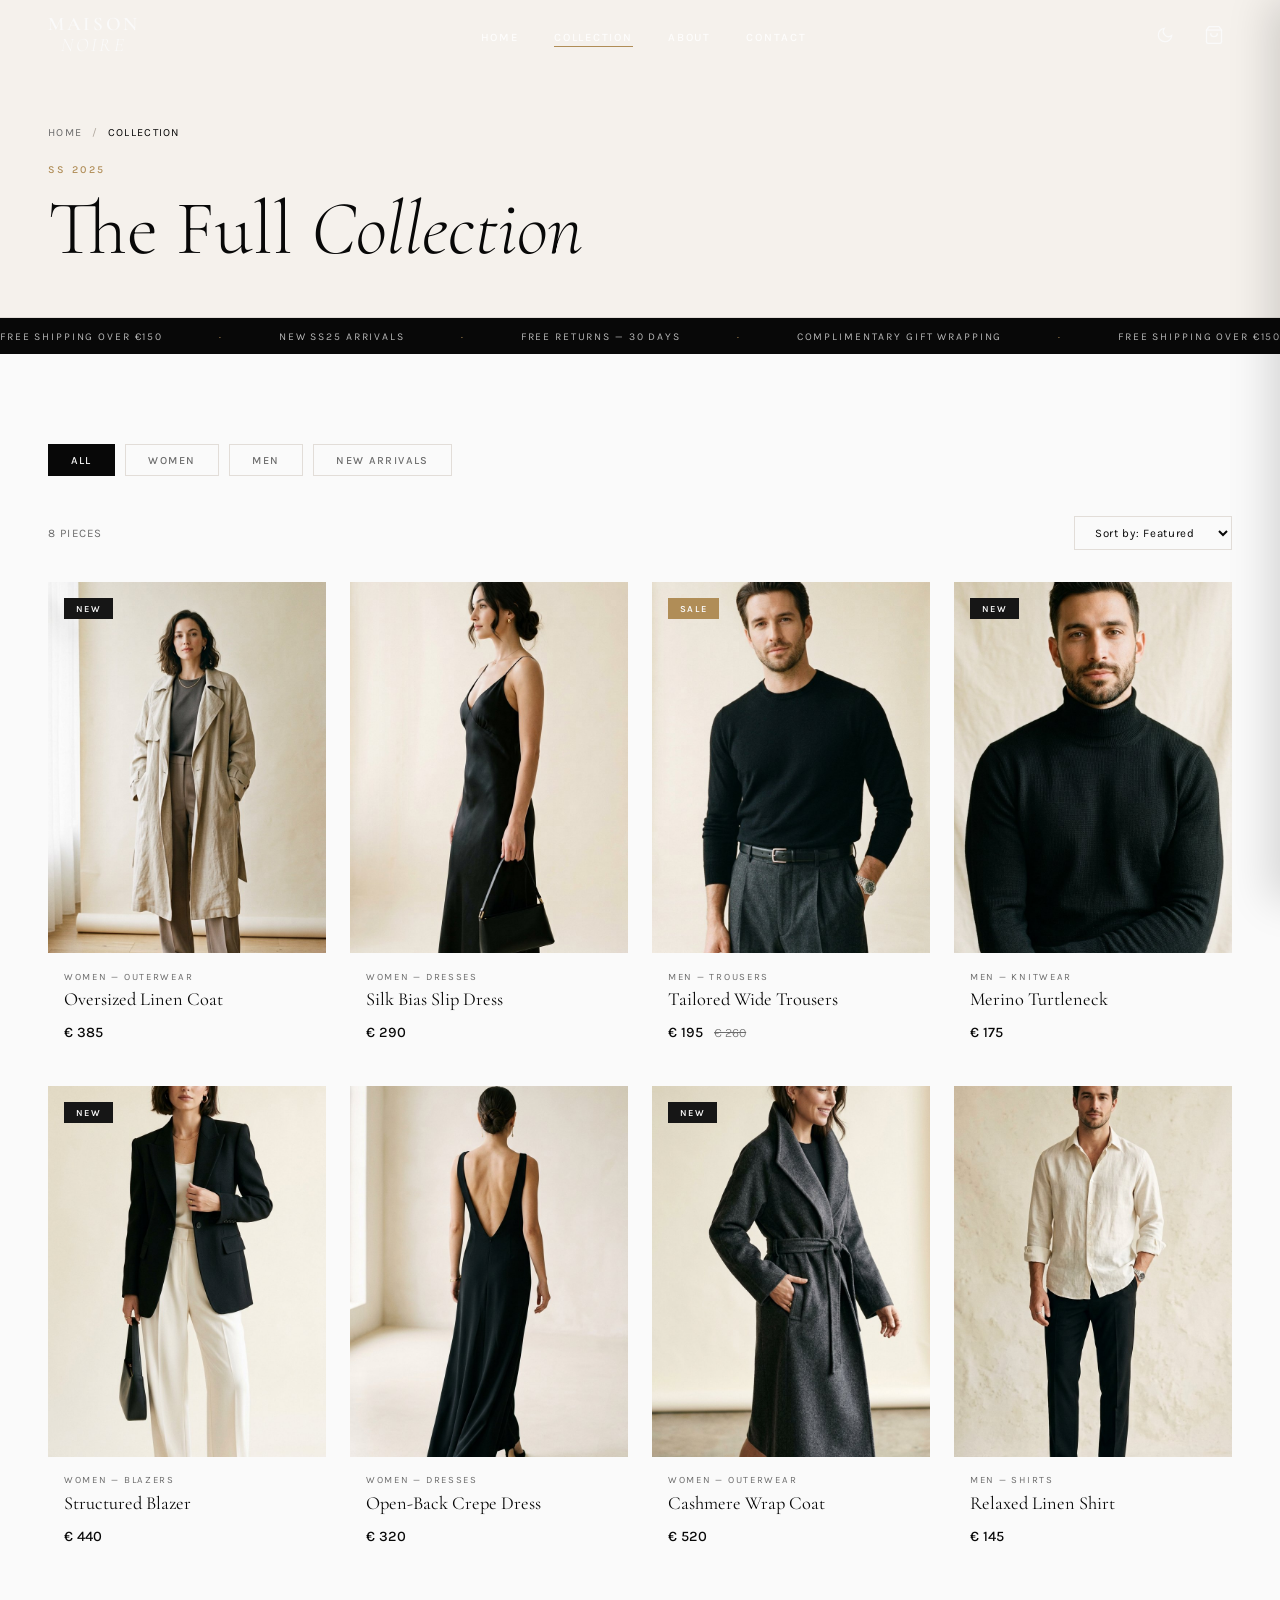
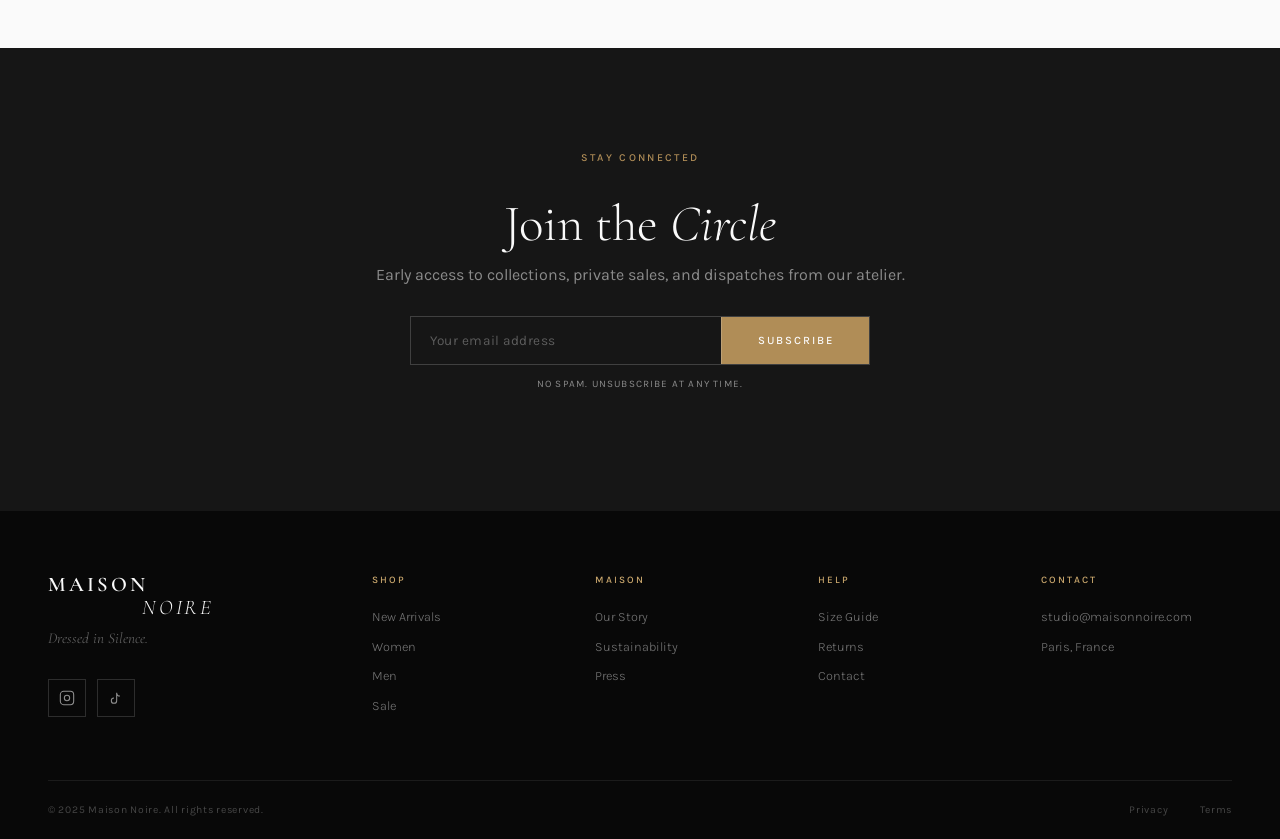
<file: maison-noire/collection.html>
<!DOCTYPE html>
<html lang="en" data-theme="light">
<head>
  <meta charset="UTF-8" />
  <meta name="viewport" content="width=device-width, initial-scale=1.0" />
  <meta name="description" content="Maison Noire Collection — Browse our full range of luxury fashion pieces for men and women." />
  <title>Collection — MAISON NOIRE</title>
  <link rel="preconnect" href="https://fonts.googleapis.com" />
  <link rel="preconnect" href="https://fonts.gstatic.com" crossorigin />
  <link href="https://fonts.googleapis.com/css2?family=Cormorant+Garamond:ital,wght@0,300;0,400;0,500;0,600;1,300;1,400&family=Karla:wght@300;400;500&display=swap" rel="stylesheet" />
  <link rel="stylesheet" href="css/style.css" />
  <link rel="icon" type="image/svg+xml" href="images/favicon.svg" />
</head>
<body>

<!-- Cart Panel -->
<div id="cart-overlay" class="cart-overlay"></div>
<aside id="cart-panel" class="cart-panel">
  <div class="cart-panel-head">
    <h3>Your Bag</h3>
    <button id="cart-close" class="cart-close">
      <svg width="18" height="18" viewBox="0 0 24 24" fill="none" stroke="currentColor" stroke-width="1.6">
        <line x1="18" y1="6" x2="6" y2="18"/><line x1="6" y1="6" x2="18" y2="18"/>
      </svg>
    </button>
  </div>
  <div id="cart-items" class="cart-items"></div>
  <div id="cart-empty" class="cart-empty" style="display:flex">
    <svg width="48" height="48" viewBox="0 0 24 24" fill="none" stroke="currentColor" stroke-width="1">
      <path d="M6 2 3 6v14a2 2 0 0 0 2 2h14a2 2 0 0 0 2-2V6l-3-4z"/>
      <line x1="3" y1="6" x2="21" y2="6"/>
      <path d="M16 10a4 4 0 0 1-8 0"/>
    </svg>
    <p>Your bag is empty</p>
    <span class="body-sm">Discover our collection</span>
  </div>
  <div class="cart-footer">
    <div class="cart-subtotal">
      <span>Subtotal</span>
      <span class="total-price" id="cart-total">€ 0.00</span>
    </div>
    <div class="cart-actions">
      <button id="cart-checkout" class="btn btn-primary">Proceed to Checkout</button>
      <button id="cart-clear" class="btn btn-ghost">Clear Bag</button>
    </div>
  </div>
</aside>

<!-- Navigation -->
<nav class="navbar" id="navbar">
  <div class="nav-inner">
    <button class="hamburger" id="hamburger" aria-label="Toggle menu">
      <span></span><span></span><span></span>
    </button>
    <a href="index.html" class="nav-logo">MAISON<em>NOIRE</em></a>
    <ul class="nav-links">
      <li><a href="index.html"      class="nav-link">Home</a></li>
      <li><a href="collection.html" class="nav-link active">Collection</a></li>
      <li><a href="about.html"      class="nav-link">About</a></li>
      <li><a href="contact.html"    class="nav-link">Contact</a></li>
    </ul>
    <div class="nav-actions">
      <button class="dark-toggle" aria-label="Toggle dark mode">
        <svg class="icon-moon" width="18" height="18" viewBox="0 0 24 24" fill="none" stroke="currentColor" stroke-width="1.6"><path d="M21 12.79A9 9 0 1 1 11.21 3 7 7 0 0 0 21 12.79z"/></svg>
        <svg class="icon-sun" width="18" height="18" viewBox="0 0 24 24" fill="none" stroke="currentColor" stroke-width="1.6"><circle cx="12" cy="12" r="5"/><line x1="12" y1="1" x2="12" y2="3"/><line x1="12" y1="21" x2="12" y2="23"/><line x1="4.22" y1="4.22" x2="5.64" y2="5.64"/></svg>
      </button>
      <button class="cart-btn" aria-label="Open shopping bag">
        <svg width="20" height="20" viewBox="0 0 24 24" fill="none" stroke="currentColor" stroke-width="1.6">
          <path d="M6 2 3 6v14a2 2 0 0 0 2 2h14a2 2 0 0 0 2-2V6l-3-4z"/>
          <line x1="3" y1="6" x2="21" y2="6"/>
          <path d="M16 10a4 4 0 0 1-8 0"/>
        </svg>
        <span class="cart-badge">0</span>
      </button>
    </div>
  </div>
</nav>

<div class="mobile-drawer" id="mobile-drawer">
  <a href="index.html"      class="mob-nav-link">Home</a>
  <a href="collection.html" class="mob-nav-link">Collection</a>
  <a href="about.html"      class="mob-nav-link">About</a>
  <a href="contact.html"    class="mob-nav-link">Contact</a>
  <div class="mobile-drawer-footer">
    <span class="label">SS25 Collection</span>
    <button class="dark-toggle" aria-label="Toggle dark mode">
      <svg class="icon-moon" width="18" height="18" viewBox="0 0 24 24" fill="none" stroke="currentColor" stroke-width="1.6"><path d="M21 12.79A9 9 0 1 1 11.21 3 7 7 0 0 0 21 12.79z"/></svg>
      <svg class="icon-sun" width="18" height="18" viewBox="0 0 24 24" fill="none" stroke="currentColor" stroke-width="1.6"><circle cx="12" cy="12" r="5"/></svg>
    </button>
  </div>
</div>

<!-- ===================================================
     PAGE HERO
=================================================== -->
<section class="page-hero" style="padding-top:calc(var(--nav-h) + 3.5rem);padding-bottom:3rem;background:var(--bg-alt);border-bottom:1px solid var(--border);">
  <div class="container">
    <nav class="breadcrumb">
      <a href="index.html">Home</a>
      <span>/</span>
      <span style="color:var(--text-primary);">Collection</span>
    </nav>
    <p class="label">SS 2025</p>
    <h1 class="display-lg" style="margin-top:.8rem;">The Full <em>Collection</em></h1>
  </div>
</section>

<!-- ===================================================
     TICKER
=================================================== -->
<div class="ticker-bar">
  <div class="ticker-track">
    <span>Free Shipping Over €150</span><span class="sep">·</span>
    <span>New SS25 Arrivals</span><span class="sep">·</span>
    <span>Free Returns — 30 Days</span><span class="sep">·</span>
    <span>Complimentary Gift Wrapping</span><span class="sep">·</span>
    <span>Free Shipping Over €150</span><span class="sep">·</span>
    <span>New SS25 Arrivals</span><span class="sep">·</span>
    <span>Free Returns — 30 Days</span><span class="sep">·</span>
    <span>Complimentary Gift Wrapping</span><span class="sep">·</span>
  </div>
</div>

<!-- ===================================================
     COLLECTION CONTENT
=================================================== -->
<main class="section-py">
  <div class="container">

    <!-- Filter Bar -->
    <div class="filter-bar reveal">
      <button class="filter-btn active" data-filter="all">All</button>
      <button class="filter-btn" data-filter="women">Women</button>
      <button class="filter-btn" data-filter="men">Men</button>
      <button class="filter-btn" data-filter="new">New Arrivals</button>
    </div>

    <!-- Toolbar -->
    <div class="collection-toolbar reveal">
      <span class="product-count">8 pieces</span>
      <select class="sort-select" aria-label="Sort products">
        <option>Sort by: Featured</option>
        <option>Price: Low to High</option>
        <option>Price: High to Low</option>
        <option>Newest First</option>
      </select>
    </div>

    <!-- Product Grid -->
    <div class="collection-grid" id="product-grid">

      <article class="product-card reveal stagger-1"
               data-category="women"
               data-product-id="prod-001"
               data-name="Oversized Linen Coat"
               data-price="385"
               data-size="One Size"
               data-image="images/product1.jpg">
        <div class="product-card-img-wrap">
          <img src="images/product1.jpg" alt="Oversized Linen Coat" loading="lazy" />
          <span class="product-card-badge new">New</span>
          <div class="product-card-actions">
            <a href="product.html" class="btn btn-ghost-light" style="font-size:.6rem;padding:.6rem .8rem;">View</a>
            <button class="btn btn-gold" data-add-cart style="font-size:.6rem;padding:.6rem .8rem;">Add to Bag</button>
          </div>
        </div>
        <div class="product-card-body">
          <p class="product-category">Women — Outerwear</p>
          <h3 class="product-name">Oversized Linen Coat</h3>
          <div class="product-price-row"><span class="product-price">€ 385</span></div>
        </div>
      </article>

      <article class="product-card reveal stagger-2"
               data-category="women"
               data-product-id="prod-002"
               data-name="Silk Bias Slip Dress"
               data-price="290"
               data-size="One Size"
               data-image="images/product2.jpg">
        <div class="product-card-img-wrap">
          <img src="images/product2.jpg" alt="Silk Bias Slip Dress" loading="lazy" />
          <div class="product-card-actions">
            <a href="product.html" class="btn btn-ghost-light" style="font-size:.6rem;padding:.6rem .8rem;">View</a>
            <button class="btn btn-gold" data-add-cart style="font-size:.6rem;padding:.6rem .8rem;">Add to Bag</button>
          </div>
        </div>
        <div class="product-card-body">
          <p class="product-category">Women — Dresses</p>
          <h3 class="product-name">Silk Bias Slip Dress</h3>
          <div class="product-price-row"><span class="product-price">€ 290</span></div>
        </div>
      </article>

      <article class="product-card reveal stagger-3"
               data-category="men"
               data-product-id="prod-003"
               data-name="Tailored Wide Trousers"
               data-price="195"
               data-size="One Size"
               data-image="images/product3.jpg">
        <div class="product-card-img-wrap">
          <img src="images/product3.jpg" alt="Tailored Wide Trousers" loading="lazy" />
          <span class="product-card-badge sale">Sale</span>
          <div class="product-card-actions">
            <a href="product.html" class="btn btn-ghost-light" style="font-size:.6rem;padding:.6rem .8rem;">View</a>
            <button class="btn btn-gold" data-add-cart style="font-size:.6rem;padding:.6rem .8rem;">Add to Bag</button>
          </div>
        </div>
        <div class="product-card-body">
          <p class="product-category">Men — Trousers</p>
          <h3 class="product-name">Tailored Wide Trousers</h3>
          <div class="product-price-row">
            <span class="product-price">€ 195</span>
            <span class="product-price-old">€ 260</span>
          </div>
        </div>
      </article>

      <article class="product-card reveal stagger-4"
               data-category="men new"
               data-product-id="prod-004"
               data-name="Merino Turtleneck"
               data-price="175"
               data-size="One Size"
               data-image="images/product4.jpg">
        <div class="product-card-img-wrap">
          <img src="images/product4.jpg" alt="Merino Turtleneck" loading="lazy" />
          <span class="product-card-badge new">New</span>
          <div class="product-card-actions">
            <a href="product.html" class="btn btn-ghost-light" style="font-size:.6rem;padding:.6rem .8rem;">View</a>
            <button class="btn btn-gold" data-add-cart style="font-size:.6rem;padding:.6rem .8rem;">Add to Bag</button>
          </div>
        </div>
        <div class="product-card-body">
          <p class="product-category">Men — Knitwear</p>
          <h3 class="product-name">Merino Turtleneck</h3>
          <div class="product-price-row"><span class="product-price">€ 175</span></div>
        </div>
      </article>

      <article class="product-card reveal stagger-5"
               data-category="women new"
               data-product-id="prod-005"
               data-name="Structured Blazer"
               data-price="440"
               data-size="One Size"
               data-image="images/product5.jpg">
        <div class="product-card-img-wrap">
          <img src="images/product5.jpg" alt="Structured Blazer" loading="lazy" />
          <span class="product-card-badge new">New</span>
          <div class="product-card-actions">
            <a href="product.html" class="btn btn-ghost-light" style="font-size:.6rem;padding:.6rem .8rem;">View</a>
            <button class="btn btn-gold" data-add-cart style="font-size:.6rem;padding:.6rem .8rem;">Add to Bag</button>
          </div>
        </div>
        <div class="product-card-body">
          <p class="product-category">Women — Blazers</p>
          <h3 class="product-name">Structured Blazer</h3>
          <div class="product-price-row"><span class="product-price">€ 440</span></div>
        </div>
      </article>

      <article class="product-card reveal stagger-6"
               data-category="women"
               data-product-id="prod-006"
               data-name="Open-Back Crepe Dress"
               data-price="320"
               data-size="One Size"
               data-image="images/product6.jpg">
        <div class="product-card-img-wrap">
          <img src="images/product6.jpg" alt="Open-Back Crepe Dress" loading="lazy" />
          <div class="product-card-actions">
            <a href="product.html" class="btn btn-ghost-light" style="font-size:.6rem;padding:.6rem .8rem;">View</a>
            <button class="btn btn-gold" data-add-cart style="font-size:.6rem;padding:.6rem .8rem;">Add to Bag</button>
          </div>
        </div>
        <div class="product-card-body">
          <p class="product-category">Women — Dresses</p>
          <h3 class="product-name">Open-Back Crepe Dress</h3>
          <div class="product-price-row"><span class="product-price">€ 320</span></div>
        </div>
      </article>

      <article class="product-card reveal"
               data-category="women new"
               data-product-id="prod-007"
               data-name="Cashmere Wrap Coat"
               data-price="520"
               data-size="One Size"
               data-image="images/product7.jpg">
        <div class="product-card-img-wrap">
          <img src="images/product7.jpg" alt="Cashmere Wrap Coat" loading="lazy" />
          <span class="product-card-badge new">New</span>
          <div class="product-card-actions">
            <a href="product.html" class="btn btn-ghost-light" style="font-size:.6rem;padding:.6rem .8rem;">View</a>
            <button class="btn btn-gold" data-add-cart style="font-size:.6rem;padding:.6rem .8rem;">Add to Bag</button>
          </div>
        </div>
        <div class="product-card-body">
          <p class="product-category">Women — Outerwear</p>
          <h3 class="product-name">Cashmere Wrap Coat</h3>
          <div class="product-price-row"><span class="product-price">€ 520</span></div>
        </div>
      </article>

      <article class="product-card reveal"
               data-category="men"
               data-product-id="prod-008"
               data-name="Relaxed Linen Shirt"
               data-price="145"
               data-size="One Size"
               data-image="images/product8.jpg">
        <div class="product-card-img-wrap">
          <img src="images/product8.jpg" alt="Relaxed Linen Shirt" loading="lazy" />
          <div class="product-card-actions">
            <a href="product.html" class="btn btn-ghost-light" style="font-size:.6rem;padding:.6rem .8rem;">View</a>
            <button class="btn btn-gold" data-add-cart style="font-size:.6rem;padding:.6rem .8rem;">Add to Bag</button>
          </div>
        </div>
        <div class="product-card-body">
          <p class="product-category">Men — Shirts</p>
          <h3 class="product-name">Relaxed Linen Shirt</h3>
          <div class="product-price-row"><span class="product-price">€ 145</span></div>
        </div>
      </article>

    </div><!-- /collection-grid -->

  </div>
</main>

<!-- Newsletter -->
<section class="newsletter-section">
  <div class="container">
    <div class="newsletter-inner reveal">
      <p class="label">Stay Connected</p>
      <h2 class="display-md">Join the <em>Circle</em></h2>
      <p>Early access to collections, private sales, and dispatches from our atelier.</p>
      <form class="newsletter-form newsletter-form-el" novalidate>
        <input type="email" placeholder="Your email address" autocomplete="email" required />
        <button type="submit" class="btn btn-gold">Subscribe</button>
      </form>
      <p class="newsletter-note">No spam. Unsubscribe at any time.</p>
      <p class="newsletter-success">Thank you — welcome to Maison Noire.</p>
    </div>
  </div>
</section>

<!-- Footer -->
<footer class="footer">
  <div class="container">
    <div class="footer-main">
      <div class="footer-brand">
        <a href="index.html" class="nav-logo">MAISON<em>NOIRE</em></a>
        <p>Dressed in Silence.</p>
        <div class="footer-social">
          <a href="#" class="social-btn" aria-label="Instagram">
            <svg width="16" height="16" viewBox="0 0 24 24" fill="none" stroke="currentColor" stroke-width="1.6"><rect x="2" y="2" width="20" height="20" rx="5"/><circle cx="12" cy="12" r="4"/></svg>
          </a>
          <a href="#" class="social-btn" aria-label="TikTok">
            <svg width="16" height="16" viewBox="0 0 24 24" fill="none" stroke="currentColor" stroke-width="1.6"><path d="M9 12a4 4 0 1 0 4 4V4a5 5 0 0 0 5 5"/></svg>
          </a>
        </div>
      </div>
      <nav class="footer-nav-grid">
        <div class="footer-col"><h4>Shop</h4><ul><li><a href="collection.html">New Arrivals</a></li><li><a href="collection.html">Women</a></li><li><a href="collection.html">Men</a></li><li><a href="collection.html">Sale</a></li></ul></div>
        <div class="footer-col"><h4>Maison</h4><ul><li><a href="about.html">Our Story</a></li><li><a href="about.html">Sustainability</a></li><li><a href="about.html">Press</a></li></ul></div>
        <div class="footer-col"><h4>Help</h4><ul><li><a href="#">Size Guide</a></li><li><a href="#">Returns</a></li><li><a href="contact.html">Contact</a></li></ul></div>
        <div class="footer-col"><h4>Contact</h4><ul><li><a href="mailto:studio@maisonnoire.com">studio@maisonnoire.com</a></li><li>Paris, France</li></ul></div>
      </nav>
    </div>
    <div class="footer-bottom">
      <p>&copy; 2025 Maison Noire. All rights reserved.</p>
      <div class="footer-bottom-links"><a href="#">Privacy</a><a href="#">Terms</a></div>
    </div>
  </div>
</footer>

<script src="js/script.js"></script>
<script>
  // Extended filter: handle multi-word categories like "women new"
  document.addEventListener('DOMContentLoaded', () => {
    const filterBtns = document.querySelectorAll('.filter-btn');
    const cards      = document.querySelectorAll('.product-card[data-category]');
    const countEl    = document.querySelector('.product-count');

    filterBtns.forEach(btn => {
      btn.addEventListener('click', () => {
        filterBtns.forEach(b => b.classList.remove('active'));
        btn.classList.add('active');
        const filter = btn.dataset.filter;
        let visible  = 0;

        cards.forEach(card => {
          const cats = (card.dataset.category || '').split(' ');
          const show = filter === 'all' || cats.includes(filter);
          card.style.display = show ? '' : 'none';
          if (show) visible++;
        });

        if (countEl) countEl.textContent = `${visible} piece${visible !== 1 ? 's' : ''}`;
      });
    });
  });
</script>
</body>
</html>
</file>
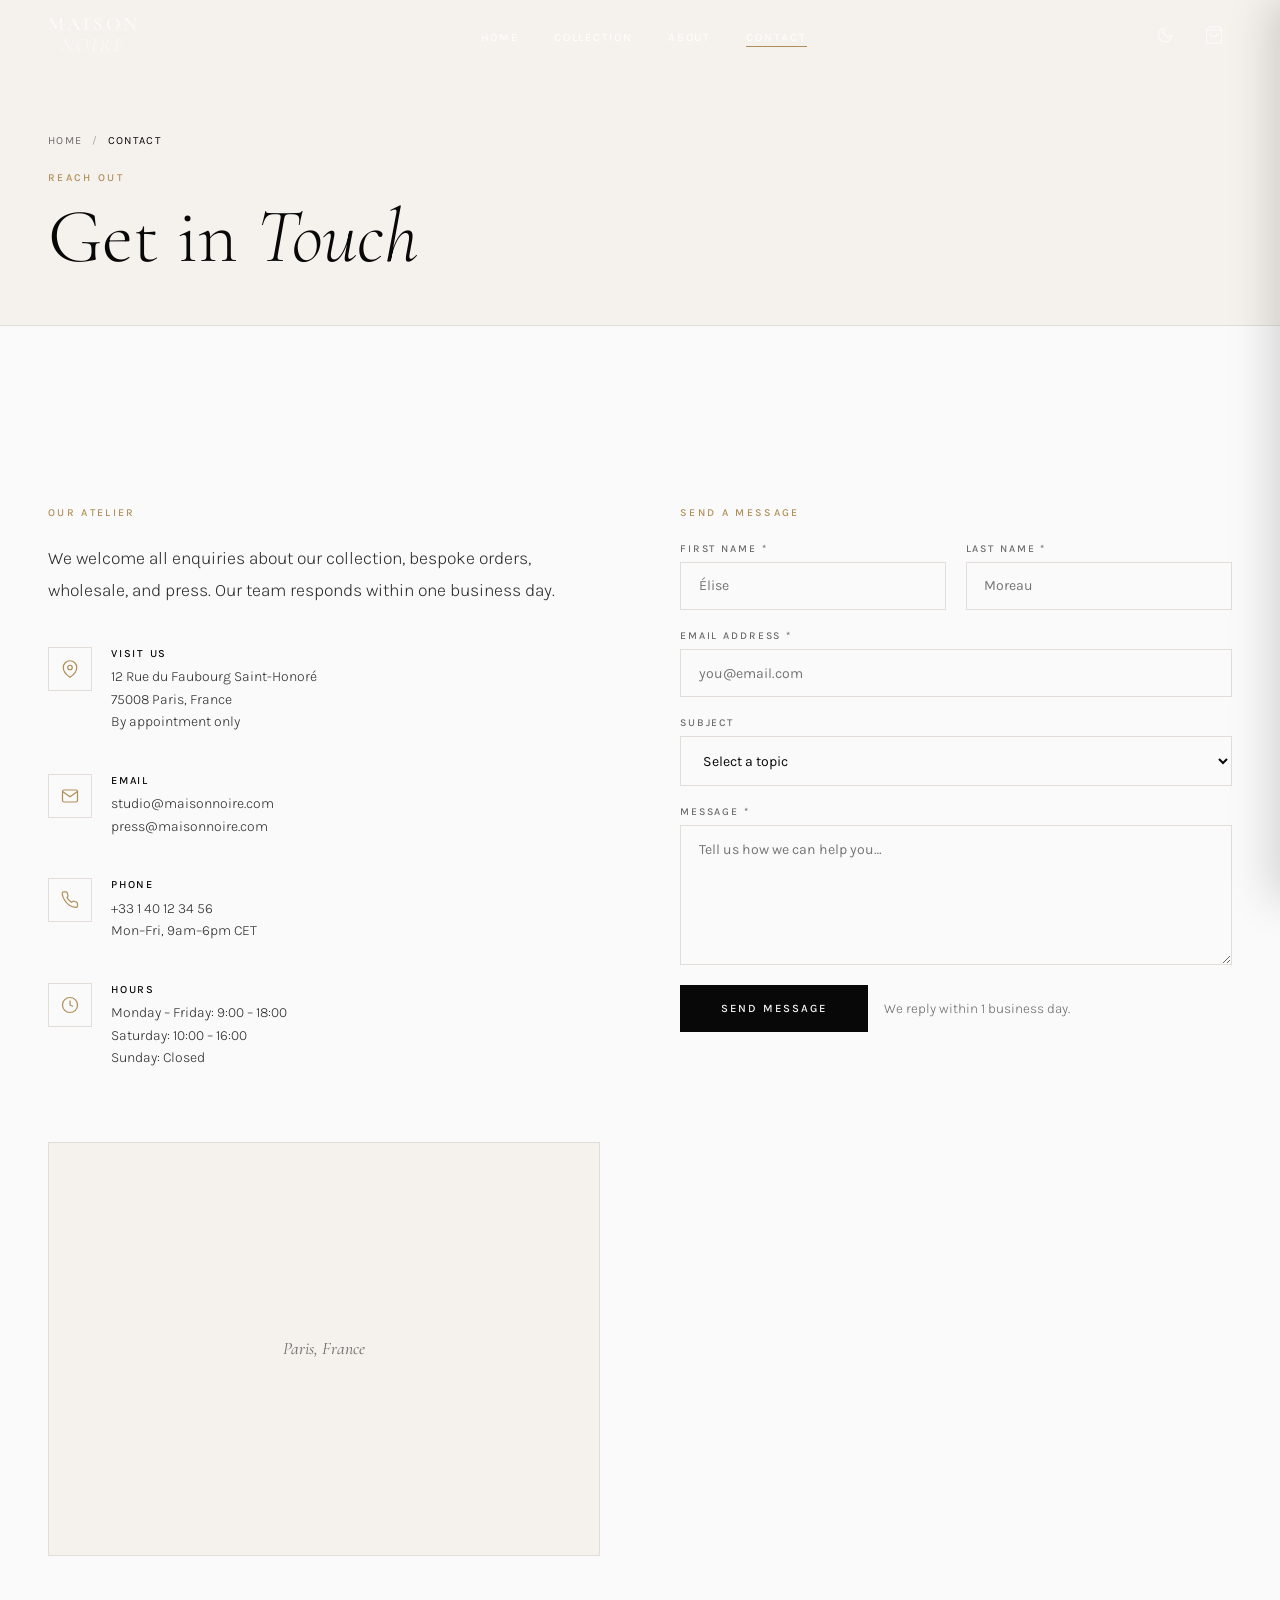
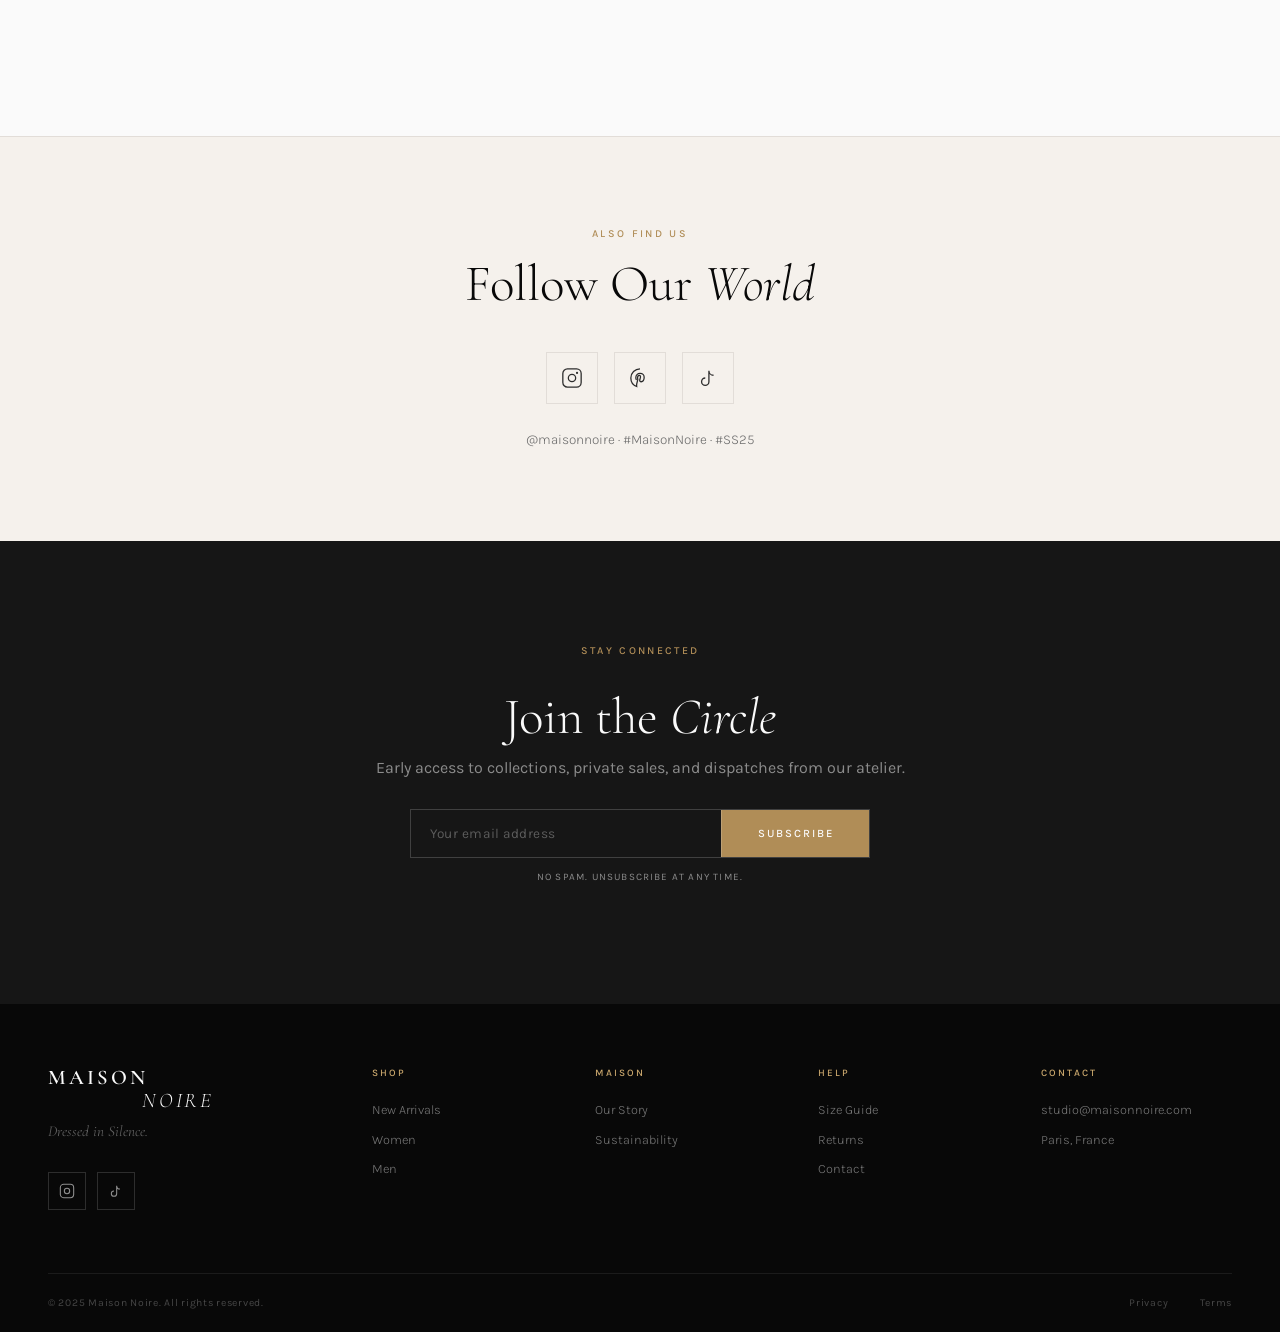
<file: maison-noire/contact.html>
<!DOCTYPE html>
<html lang="en" data-theme="light">
<head>
  <meta charset="UTF-8" />
  <meta name="viewport" content="width=device-width, initial-scale=1.0" />
  <meta name="description" content="Contact Maison Noire — Get in touch with our Paris atelier." />
  <title>Contact — MAISON NOIRE</title>
  <link rel="preconnect" href="https://fonts.googleapis.com" />
  <link rel="preconnect" href="https://fonts.gstatic.com" crossorigin />
  <link href="https://fonts.googleapis.com/css2?family=Cormorant+Garamond:ital,wght@0,300;0,400;0,500;0,600;1,300;1,400&family=Karla:wght@300;400;500&display=swap" rel="stylesheet" />
  <link rel="stylesheet" href="css/style.css" />
  <link rel="icon" type="image/svg+xml" href="images/favicon.svg" />
</head>
<body>

<!-- Cart Panel -->
<div id="cart-overlay" class="cart-overlay"></div>
<aside id="cart-panel" class="cart-panel">
  <div class="cart-panel-head">
    <h3>Your Bag</h3>
    <button id="cart-close" class="cart-close"><svg width="18" height="18" viewBox="0 0 24 24" fill="none" stroke="currentColor" stroke-width="1.6"><line x1="18" y1="6" x2="6" y2="18"/><line x1="6" y1="6" x2="18" y2="18"/></svg></button>
  </div>
  <div id="cart-items" class="cart-items"></div>
  <div id="cart-empty" class="cart-empty" style="display:flex">
    <svg width="48" height="48" viewBox="0 0 24 24" fill="none" stroke="currentColor" stroke-width="1"><path d="M6 2 3 6v14a2 2 0 0 0 2 2h14a2 2 0 0 0 2-2V6l-3-4z"/><line x1="3" y1="6" x2="21" y2="6"/><path d="M16 10a4 4 0 0 1-8 0"/></svg>
    <p>Your bag is empty</p>
  </div>
  <div class="cart-footer">
    <div class="cart-subtotal"><span>Subtotal</span><span class="total-price" id="cart-total">€ 0.00</span></div>
    <div class="cart-actions">
      <button id="cart-checkout" class="btn btn-primary">Proceed to Checkout</button>
      <button id="cart-clear" class="btn btn-ghost">Clear Bag</button>
    </div>
  </div>
</aside>

<!-- Navigation -->
<nav class="navbar scrolled" id="navbar">
  <div class="nav-inner">
    <button class="hamburger" id="hamburger" aria-label="Toggle menu"><span></span><span></span><span></span></button>
    <a href="index.html" class="nav-logo">MAISON<em>NOIRE</em></a>
    <ul class="nav-links">
      <li><a href="index.html"      class="nav-link">Home</a></li>
      <li><a href="collection.html" class="nav-link">Collection</a></li>
      <li><a href="about.html"      class="nav-link">About</a></li>
      <li><a href="contact.html"    class="nav-link active">Contact</a></li>
    </ul>
    <div class="nav-actions">
      <button class="dark-toggle" aria-label="Toggle dark mode">
        <svg class="icon-moon" width="18" height="18" viewBox="0 0 24 24" fill="none" stroke="currentColor" stroke-width="1.6"><path d="M21 12.79A9 9 0 1 1 11.21 3 7 7 0 0 0 21 12.79z"/></svg>
        <svg class="icon-sun" width="18" height="18" viewBox="0 0 24 24" fill="none" stroke="currentColor" stroke-width="1.6"><circle cx="12" cy="12" r="5"/></svg>
      </button>
      <button class="cart-btn" aria-label="Open shopping bag">
        <svg width="20" height="20" viewBox="0 0 24 24" fill="none" stroke="currentColor" stroke-width="1.6"><path d="M6 2 3 6v14a2 2 0 0 0 2 2h14a2 2 0 0 0 2-2V6l-3-4z"/><line x1="3" y1="6" x2="21" y2="6"/><path d="M16 10a4 4 0 0 1-8 0"/></svg>
        <span class="cart-badge">0</span>
      </button>
    </div>
  </div>
</nav>
<div class="mobile-drawer" id="mobile-drawer">
  <a href="index.html" class="mob-nav-link">Home</a>
  <a href="collection.html" class="mob-nav-link">Collection</a>
  <a href="about.html" class="mob-nav-link">About</a>
  <a href="contact.html" class="mob-nav-link">Contact</a>
  <div class="mobile-drawer-footer"><span class="label">SS25</span>
    <button class="dark-toggle" aria-label="Toggle dark mode"><svg class="icon-moon" width="18" height="18" viewBox="0 0 24 24" fill="none" stroke="currentColor" stroke-width="1.6"><path d="M21 12.79A9 9 0 1 1 11.21 3 7 7 0 0 0 21 12.79z"/></svg><svg class="icon-sun" width="18" height="18" viewBox="0 0 24 24" fill="none" stroke="currentColor" stroke-width="1.6"><circle cx="12" cy="12" r="5"/></svg></button>
  </div>
</div>

<!-- ===================================================
     PAGE HERO
=================================================== -->
<section style="padding-top:calc(var(--nav-h) + 4rem);padding-bottom:3rem;background:var(--bg-alt);border-bottom:1px solid var(--border);">
  <div class="container">
    <nav class="breadcrumb">
      <a href="index.html">Home</a>
      <span>/</span>
      <span style="color:var(--text-primary);">Contact</span>
    </nav>
    <p class="label" style="margin-top:1.5rem;">Reach Out</p>
    <h1 class="display-lg" style="margin-top:.8rem;">Get in <em>Touch</em></h1>
  </div>
</section>

<!-- ===================================================
     CONTACT LAYOUT
=================================================== -->
<main class="section-py">
  <div class="container">
    <div class="contact-layout">

      <!-- Info Column -->
      <div class="contact-info reveal-left">
        <div>
          <p class="label" style="margin-bottom:1.4rem;">Our Atelier</p>
          <p class="body-lg">
            We welcome all enquiries about our collection, bespoke orders, wholesale, and press.
            Our team responds within one business day.
          </p>
        </div>

        <div class="contact-info-item">
          <div class="contact-info-icon">
            <svg width="18" height="18" viewBox="0 0 24 24" fill="none" stroke="currentColor" stroke-width="1.6">
              <path d="M21 10c0 7-9 13-9 13s-9-6-9-13a9 9 0 0 1 18 0z"/>
              <circle cx="12" cy="10" r="3"/>
            </svg>
          </div>
          <div class="contact-info-text">
            <h4>Visit Us</h4>
            <p>12 Rue du Faubourg Saint-Honoré<br />75008 Paris, France<br />By appointment only</p>
          </div>
        </div>

        <div class="contact-info-item">
          <div class="contact-info-icon">
            <svg width="18" height="18" viewBox="0 0 24 24" fill="none" stroke="currentColor" stroke-width="1.6">
              <path d="M4 4h16c1.1 0 2 .9 2 2v12c0 1.1-.9 2-2 2H4c-1.1 0-2-.9-2-2V6c0-1.1.9-2 2-2z"/>
              <polyline points="22,6 12,13 2,6"/>
            </svg>
          </div>
          <div class="contact-info-text">
            <h4>Email</h4>
            <a href="mailto:studio@maisonnoire.com">studio@maisonnoire.com</a><br />
            <a href="mailto:press@maisonnoire.com">press@maisonnoire.com</a>
          </div>
        </div>

        <div class="contact-info-item">
          <div class="contact-info-icon">
            <svg width="18" height="18" viewBox="0 0 24 24" fill="none" stroke="currentColor" stroke-width="1.6">
              <path d="M22 16.92v3a2 2 0 0 1-2.18 2 19.79 19.79 0 0 1-8.63-3.07A19.5 19.5 0 0 1 4.69 12 19.79 19.79 0 0 1 1.56 3.44 2 2 0 0 1 3.53 1.25h3a2 2 0 0 1 2 1.72c.127.96.361 1.903.7 2.81a2 2 0 0 1-.45 2.11L7.91 8.75a16 16 0 0 0 6.29 6.29l.87-.87a2 2 0 0 1 2.11-.45c.907.339 1.85.573 2.81.7a2 2 0 0 1 1.72 2.05z"/>
            </svg>
          </div>
          <div class="contact-info-text">
            <h4>Phone</h4>
            <a href="tel:+33140123456">+33 1 40 12 34 56</a><br />
            <p>Mon–Fri, 9am–6pm CET</p>
          </div>
        </div>

        <div class="contact-info-item">
          <div class="contact-info-icon">
            <svg width="18" height="18" viewBox="0 0 24 24" fill="none" stroke="currentColor" stroke-width="1.6">
              <circle cx="12" cy="12" r="10"/>
              <polyline points="12 6 12 12 16 14"/>
            </svg>
          </div>
          <div class="contact-info-text">
            <h4>Hours</h4>
            <p>Monday – Friday: 9:00 – 18:00<br />Saturday: 10:00 – 16:00<br />Sunday: Closed</p>
          </div>
        </div>

        <!-- Map placeholder -->
        <div class="contact-map" style="aspect-ratio:4/3;min-height:200px;"></div>
      </div>

      <!-- Form Column -->
      <div class="reveal-right">
        <p class="label" style="margin-bottom:1.4rem;">Send a Message</p>
        <form class="contact-form" id="contact-form" novalidate>

          <div class="form-row">
            <div class="form-group">
              <label for="first-name">First Name *</label>
              <input type="text" id="first-name" name="first-name" placeholder="Élise" required />
            </div>
            <div class="form-group">
              <label for="last-name">Last Name *</label>
              <input type="text" id="last-name" name="last-name" placeholder="Moreau" required />
            </div>
          </div>

          <div class="form-group">
            <label for="email">Email Address *</label>
            <input type="email" id="email" name="email" placeholder="you@email.com" required />
          </div>

          <div class="form-group">
            <label for="subject">Subject</label>
            <select id="subject" name="subject">
              <option value="">Select a topic</option>
              <option>Order Enquiry</option>
              <option>Return or Exchange</option>
              <option>Wholesale / Press</option>
              <option>Bespoke Order</option>
              <option>General Question</option>
            </select>
          </div>

          <div class="form-group">
            <label for="message">Message *</label>
            <textarea id="message" name="message" placeholder="Tell us how we can help you…" rows="6" required></textarea>
          </div>

          <div style="display:flex;align-items:center;gap:1rem;flex-wrap:wrap;">
            <button type="submit" class="btn btn-primary" style="padding:1rem 2.5rem;">Send Message</button>
            <span class="body-sm">We reply within 1 business day.</span>
          </div>

          <div class="form-success-msg" id="contact-success">
            Thank you for your message — our team will be in touch shortly.
          </div>

        </form>
      </div>

    </div>
  </div>
</main>

<!-- ===================================================
     SOCIAL / EXTRA CONTACT
=================================================== -->
<section style="background:var(--bg-alt);padding:var(--section-py) var(--gutter);text-align:center;border-top:1px solid var(--border);">
  <div class="container reveal">
    <p class="label" style="margin-bottom:1rem;">Also Find Us</p>
    <h2 class="display-md" style="margin-bottom:2.5rem;">Follow Our <em>World</em></h2>
    <div style="display:flex;justify-content:center;gap:1rem;flex-wrap:wrap;">
      <a href="#" class="social-btn" aria-label="Instagram" style="width:52px;height:52px;border:1px solid var(--border);display:flex;align-items:center;justify-content:center;color:var(--text-secondary);transition:color .2s,border-color .2s;">
        <svg width="22" height="22" viewBox="0 0 24 24" fill="none" stroke="currentColor" stroke-width="1.4"><rect x="2" y="2" width="20" height="20" rx="5"/><circle cx="12" cy="12" r="4"/><circle cx="17.5" cy="6.5" r=".5" fill="currentColor"/></svg>
      </a>
      <a href="#" class="social-btn" aria-label="Pinterest" style="width:52px;height:52px;border:1px solid var(--border);display:flex;align-items:center;justify-content:center;color:var(--text-secondary);transition:color .2s,border-color .2s;">
        <svg width="22" height="22" viewBox="0 0 24 24" fill="none" stroke="currentColor" stroke-width="1.4"><path d="M12 2C6.48 2 2 6.48 2 12c0 4.24 2.65 7.86 6.39 9.29-.09-.78-.17-1.98.04-2.83.18-.77 1.22-5.15 1.22-5.15s-.31-.63-.31-1.56c0-1.46.85-2.55 1.9-2.55.9 0 1.33.67 1.33 1.48 0 .9-.58 2.26-.87 3.52-.25 1.05.52 1.9 1.55 1.9 1.86 0 3.29-1.96 3.29-4.79 0-2.5-1.8-4.25-4.37-4.25-2.98 0-4.73 2.23-4.73 4.54 0 .9.35 1.86.78 2.39"/></svg>
      </a>
      <a href="#" class="social-btn" aria-label="TikTok" style="width:52px;height:52px;border:1px solid var(--border);display:flex;align-items:center;justify-content:center;color:var(--text-secondary);transition:color .2s,border-color .2s;">
        <svg width="22" height="22" viewBox="0 0 24 24" fill="none" stroke="currentColor" stroke-width="1.4"><path d="M9 12a4 4 0 1 0 4 4V4a5 5 0 0 0 5 5"/></svg>
      </a>
    </div>
    <p class="body-sm" style="margin-top:1.5rem;">@maisonnoire · #MaisonNoire · #SS25</p>
  </div>
</section>

<!-- Newsletter -->
<section class="newsletter-section">
  <div class="container">
    <div class="newsletter-inner reveal">
      <p class="label">Stay Connected</p>
      <h2 class="display-md">Join the <em>Circle</em></h2>
      <p>Early access to collections, private sales, and dispatches from our atelier.</p>
      <form class="newsletter-form newsletter-form-el" novalidate>
        <input type="email" placeholder="Your email address" autocomplete="email" required />
        <button type="submit" class="btn btn-gold">Subscribe</button>
      </form>
      <p class="newsletter-note">No spam. Unsubscribe at any time.</p>
      <p class="newsletter-success">Thank you — welcome to Maison Noire.</p>
    </div>
  </div>
</section>

<!-- Footer -->
<footer class="footer">
  <div class="container">
    <div class="footer-main">
      <div class="footer-brand">
        <a href="index.html" class="nav-logo">MAISON<em>NOIRE</em></a>
        <p>Dressed in Silence.</p>
        <div class="footer-social">
          <a href="#" class="social-btn" aria-label="Instagram"><svg width="16" height="16" viewBox="0 0 24 24" fill="none" stroke="currentColor" stroke-width="1.6"><rect x="2" y="2" width="20" height="20" rx="5"/><circle cx="12" cy="12" r="4"/></svg></a>
          <a href="#" class="social-btn" aria-label="TikTok"><svg width="16" height="16" viewBox="0 0 24 24" fill="none" stroke="currentColor" stroke-width="1.6"><path d="M9 12a4 4 0 1 0 4 4V4a5 5 0 0 0 5 5"/></svg></a>
        </div>
      </div>
      <nav class="footer-nav-grid">
        <div class="footer-col"><h4>Shop</h4><ul><li><a href="collection.html">New Arrivals</a></li><li><a href="collection.html">Women</a></li><li><a href="collection.html">Men</a></li></ul></div>
        <div class="footer-col"><h4>Maison</h4><ul><li><a href="about.html">Our Story</a></li><li><a href="about.html">Sustainability</a></li></ul></div>
        <div class="footer-col"><h4>Help</h4><ul><li><a href="#">Size Guide</a></li><li><a href="#">Returns</a></li><li><a href="contact.html">Contact</a></li></ul></div>
        <div class="footer-col"><h4>Contact</h4><ul><li><a href="mailto:studio@maisonnoire.com">studio@maisonnoire.com</a></li><li>Paris, France</li></ul></div>
      </nav>
    </div>
    <div class="footer-bottom">
      <p>&copy; 2025 Maison Noire. All rights reserved.</p>
      <div class="footer-bottom-links"><a href="#">Privacy</a><a href="#">Terms</a></div>
    </div>
  </div>
</footer>

<script src="js/script.js"></script>
</body>
</html>
</file>
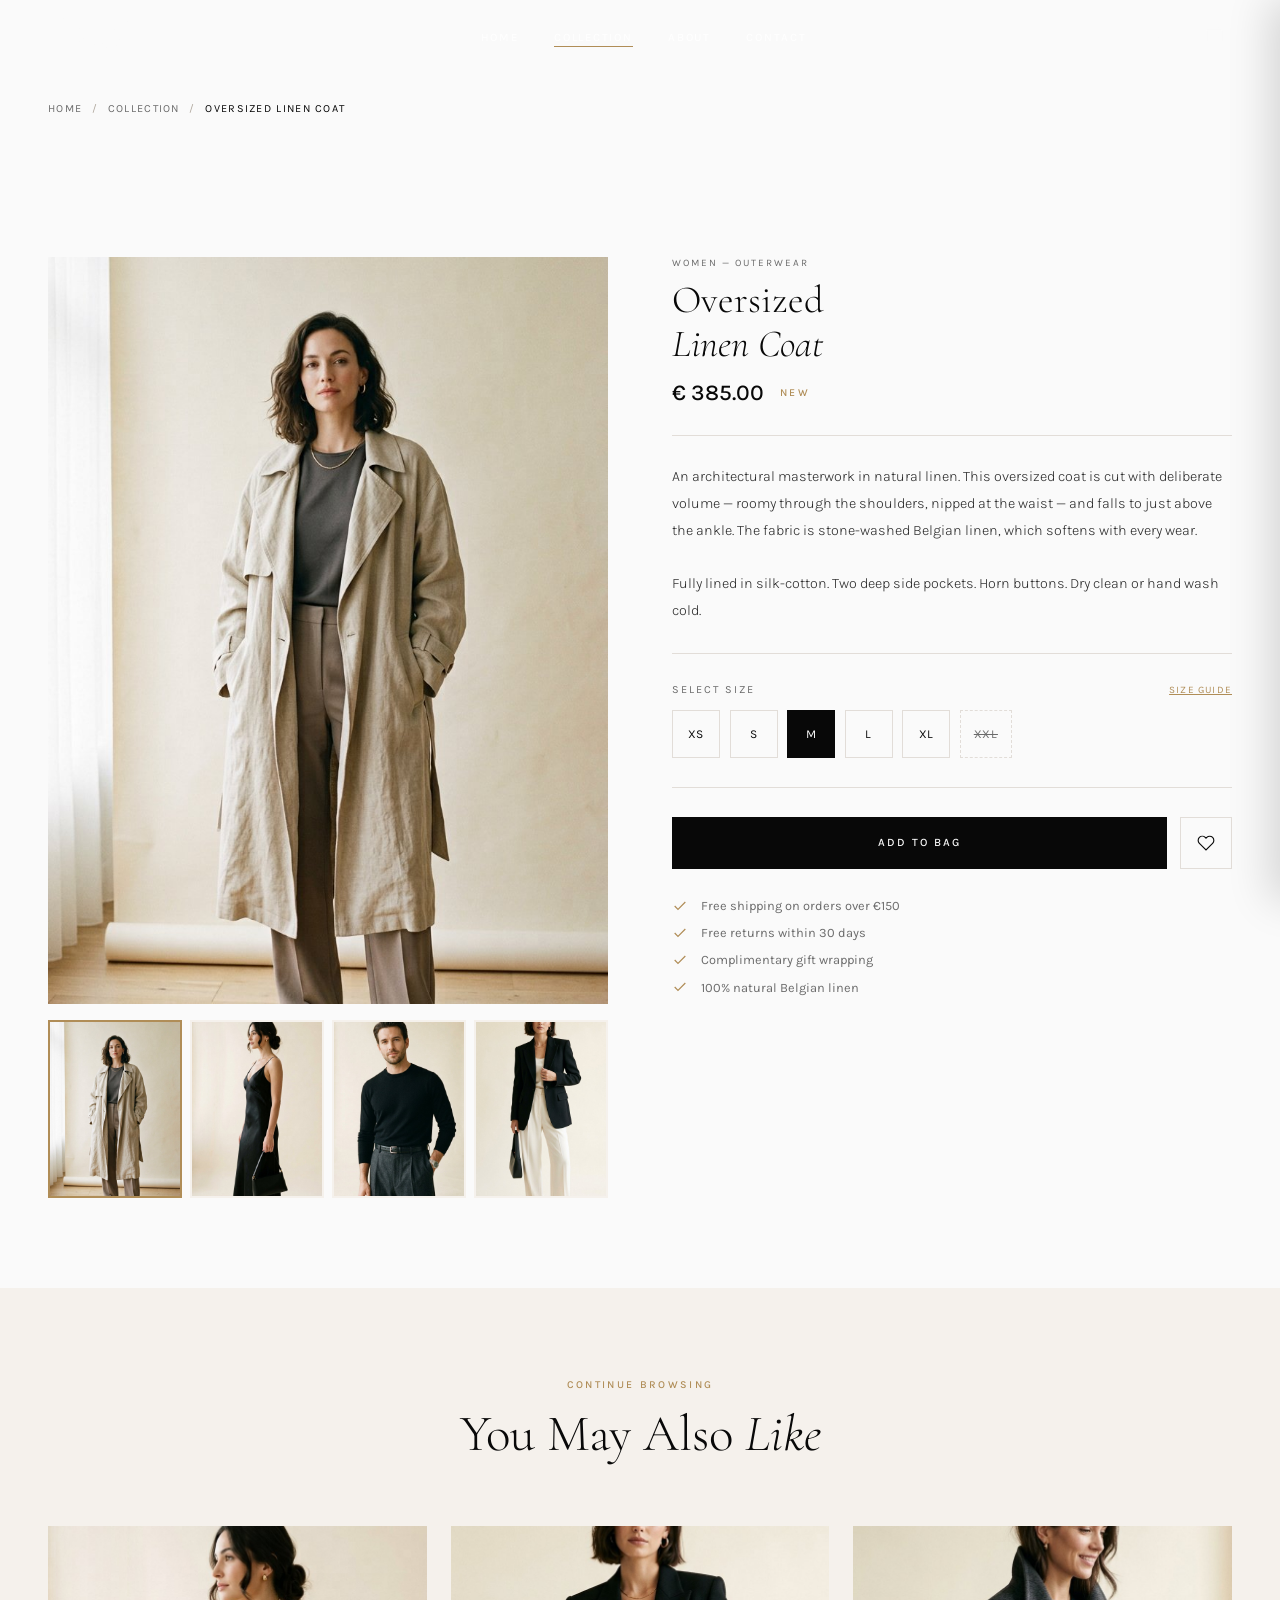
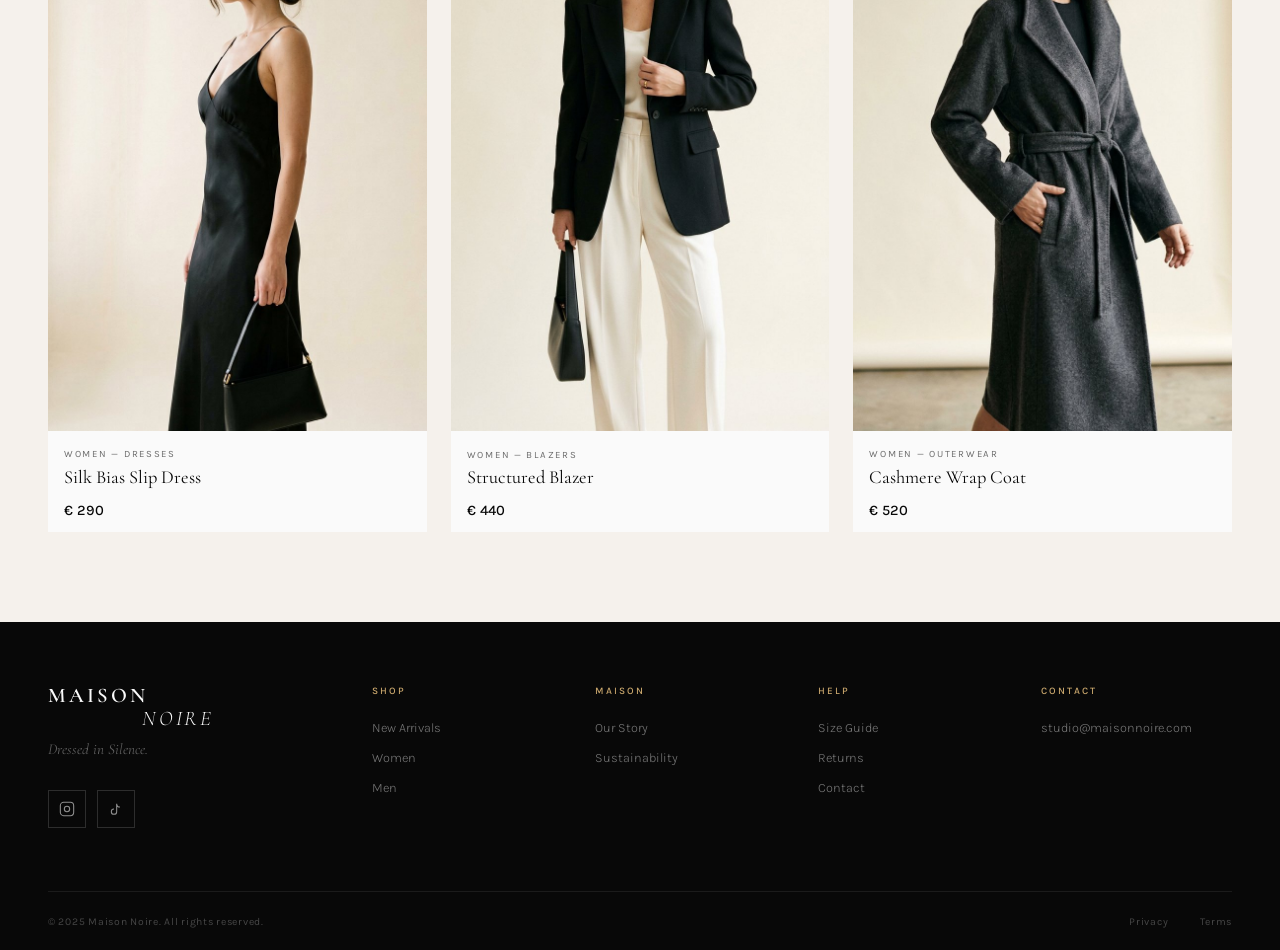
<file: maison-noire/product.html>
<!DOCTYPE html>
<html lang="en" data-theme="light">
<head>
  <meta charset="UTF-8" />
  <meta name="viewport" content="width=device-width, initial-scale=1.0" />
  <meta name="description" content="Oversized Linen Coat — Maison Noire. A masterwork in understated outerwear." />
  <title>Oversized Linen Coat — MAISON NOIRE</title>
  <link rel="preconnect" href="https://fonts.googleapis.com" />
  <link rel="preconnect" href="https://fonts.gstatic.com" crossorigin />
  <link href="https://fonts.googleapis.com/css2?family=Cormorant+Garamond:ital,wght@0,300;0,400;0,500;0,600;1,300;1,400&family=Karla:wght@300;400;500&display=swap" rel="stylesheet" />
  <link rel="stylesheet" href="css/style.css" />
  <link rel="icon" type="image/svg+xml" href="images/favicon.svg" />
</head>
<body>

<!-- Cart Panel -->
<div id="cart-overlay" class="cart-overlay"></div>
<aside id="cart-panel" class="cart-panel">
  <div class="cart-panel-head">
    <h3>Your Bag</h3>
    <button id="cart-close" class="cart-close">
      <svg width="18" height="18" viewBox="0 0 24 24" fill="none" stroke="currentColor" stroke-width="1.6">
        <line x1="18" y1="6" x2="6" y2="18"/><line x1="6" y1="6" x2="18" y2="18"/>
      </svg>
    </button>
  </div>
  <div id="cart-items" class="cart-items"></div>
  <div id="cart-empty" class="cart-empty" style="display:flex">
    <svg width="48" height="48" viewBox="0 0 24 24" fill="none" stroke="currentColor" stroke-width="1">
      <path d="M6 2 3 6v14a2 2 0 0 0 2 2h14a2 2 0 0 0 2-2V6l-3-4z"/>
      <line x1="3" y1="6" x2="21" y2="6"/>
      <path d="M16 10a4 4 0 0 1-8 0"/>
    </svg>
    <p>Your bag is empty</p>
  </div>
  <div class="cart-footer">
    <div class="cart-subtotal">
      <span>Subtotal</span>
      <span class="total-price" id="cart-total">€ 0.00</span>
    </div>
    <div class="cart-actions">
      <button id="cart-checkout" class="btn btn-primary">Proceed to Checkout</button>
      <button id="cart-clear" class="btn btn-ghost">Clear Bag</button>
    </div>
  </div>
</aside>

<!-- Navigation -->
<nav class="navbar scrolled" id="navbar">
  <div class="nav-inner">
    <button class="hamburger" id="hamburger" aria-label="Toggle menu">
      <span></span><span></span><span></span>
    </button>
    <a href="index.html" class="nav-logo">MAISON<em>NOIRE</em></a>
    <ul class="nav-links">
      <li><a href="index.html"      class="nav-link">Home</a></li>
      <li><a href="collection.html" class="nav-link active">Collection</a></li>
      <li><a href="about.html"      class="nav-link">About</a></li>
      <li><a href="contact.html"    class="nav-link">Contact</a></li>
    </ul>
    <div class="nav-actions">
      <button class="dark-toggle" aria-label="Toggle dark mode">
        <svg class="icon-moon" width="18" height="18" viewBox="0 0 24 24" fill="none" stroke="currentColor" stroke-width="1.6"><path d="M21 12.79A9 9 0 1 1 11.21 3 7 7 0 0 0 21 12.79z"/></svg>
        <svg class="icon-sun" width="18" height="18" viewBox="0 0 24 24" fill="none" stroke="currentColor" stroke-width="1.6"><circle cx="12" cy="12" r="5"/></svg>
      </button>
      <button class="cart-btn" aria-label="Open shopping bag">
        <svg width="20" height="20" viewBox="0 0 24 24" fill="none" stroke="currentColor" stroke-width="1.6">
          <path d="M6 2 3 6v14a2 2 0 0 0 2 2h14a2 2 0 0 0 2-2V6l-3-4z"/>
          <line x1="3" y1="6" x2="21" y2="6"/>
          <path d="M16 10a4 4 0 0 1-8 0"/>
        </svg>
        <span class="cart-badge">0</span>
      </button>
    </div>
  </div>
</nav>

<div class="mobile-drawer" id="mobile-drawer">
  <a href="index.html"      class="mob-nav-link">Home</a>
  <a href="collection.html" class="mob-nav-link">Collection</a>
  <a href="about.html"      class="mob-nav-link">About</a>
  <a href="contact.html"    class="mob-nav-link">Contact</a>
  <div class="mobile-drawer-footer">
    <span class="label">SS25</span>
    <button class="dark-toggle" aria-label="Toggle dark mode">
      <svg class="icon-moon" width="18" height="18" viewBox="0 0 24 24" fill="none" stroke="currentColor" stroke-width="1.6"><path d="M21 12.79A9 9 0 1 1 11.21 3 7 7 0 0 0 21 12.79z"/></svg>
      <svg class="icon-sun" width="18" height="18" viewBox="0 0 24 24" fill="none" stroke="currentColor" stroke-width="1.6"><circle cx="12" cy="12" r="5"/></svg>
    </button>
  </div>
</div>

<!-- ===================================================
     PRODUCT DETAIL
=================================================== -->
<main>
  <div class="container">
    <!-- Breadcrumb -->
    <nav class="breadcrumb" style="padding-top:calc(var(--nav-h) + 2rem);">
      <a href="index.html">Home</a>
      <span>/</span>
      <a href="collection.html">Collection</a>
      <span>/</span>
      <span style="color:var(--text-primary);">Oversized Linen Coat</span>
    </nav>

    <div class="product-detail">

      <!-- Gallery -->
      <div class="product-gallery reveal-left">
        <div class="product-main-img" id="product-main-img">
          <img src="images/product1.jpg" alt="Oversized Linen Coat — Main view"
               style="transition: opacity .3s;" />
        </div>
        <div class="product-thumbs">
          <div class="product-thumb active">
            <img src="images/product1.jpg" alt="Front view" />
          </div>
          <div class="product-thumb">
            <img src="images/product2.jpg" alt="Side view" />
          </div>
          <div class="product-thumb">
            <img src="images/product3.jpg" alt="Back view" />
          </div>
          <div class="product-thumb">
            <img src="images/product5.jpg" alt="Detail view" />
          </div>
        </div>
      </div>

      <!-- Info Panel -->
      <div class="product-info reveal-right">

        <div class="product-info-header">
          <p class="product-info-category">Women — Outerwear</p>
          <h1 class="product-info-title">Oversized<br /><em>Linen Coat</em></h1>
          <div class="product-info-price">
            <span class="price">€ 385.00</span>
            <span class="label" style="color:var(--gold);padding:0;">New</span>
          </div>
        </div>

        <hr class="product-divider" />

        <p class="product-description">
          An architectural masterwork in natural linen. This oversized coat
          is cut with deliberate volume — roomy through the shoulders,
          nipped at the waist — and falls to just above the ankle. The fabric
          is stone-washed Belgian linen, which softens with every wear.
          <br /><br />
          Fully lined in silk-cotton. Two deep side pockets. Horn buttons.
          Dry clean or hand wash cold.
        </p>

        <hr class="product-divider" />

        <!-- Size Selection -->
        <div>
          <p class="size-label">
            Select Size
            <a href="#">Size Guide</a>
          </p>
          <div class="size-grid">
            <button class="size-btn">XS</button>
            <button class="size-btn">S</button>
            <button class="size-btn selected">M</button>
            <button class="size-btn">L</button>
            <button class="size-btn">XL</button>
            <button class="size-btn sold-out">XXL</button>
          </div>
        </div>

        <hr class="product-divider" />

        <!-- CTA Row -->
        <div class="product-cta-row">
          <button id="product-atc"
                  class="btn btn-primary"
                  data-id="prod-001"
                  data-name="Oversized Linen Coat"
                  data-price="385"
                  data-image="images/product1.jpg"
                  data-category="Women — Outerwear">
            Add to Bag
          </button>
          <button class="btn-icon" aria-label="Add to wishlist">
            <svg width="18" height="18" viewBox="0 0 24 24" fill="none" stroke="currentColor" stroke-width="1.5">
              <path d="M20.84 4.61a5.5 5.5 0 0 0-7.78 0L12 5.67l-1.06-1.06a5.5 5.5 0 0 0-7.78 7.78l1.06 1.06L12 21.23l7.78-7.78 1.06-1.06a5.5 5.5 0 0 0 0-7.78z"/>
            </svg>
          </button>
        </div>

        <!-- Features -->
        <div class="product-features">
          <div class="product-feature">
            <svg width="16" height="16" viewBox="0 0 24 24" fill="none" stroke="currentColor" stroke-width="1.8">
              <polyline points="20 6 9 17 4 12"/>
            </svg>
            <span>Free shipping on orders over €150</span>
          </div>
          <div class="product-feature">
            <svg width="16" height="16" viewBox="0 0 24 24" fill="none" stroke="currentColor" stroke-width="1.8">
              <polyline points="20 6 9 17 4 12"/>
            </svg>
            <span>Free returns within 30 days</span>
          </div>
          <div class="product-feature">
            <svg width="16" height="16" viewBox="0 0 24 24" fill="none" stroke="currentColor" stroke-width="1.8">
              <polyline points="20 6 9 17 4 12"/>
            </svg>
            <span>Complimentary gift wrapping</span>
          </div>
          <div class="product-feature">
            <svg width="16" height="16" viewBox="0 0 24 24" fill="none" stroke="currentColor" stroke-width="1.8">
              <polyline points="20 6 9 17 4 12"/>
            </svg>
            <span>100% natural Belgian linen</span>
          </div>
        </div>

      </div><!-- /product-info -->
    </div>
  </div><!-- /container -->

  <!-- ===================================================
       YOU MAY ALSO LIKE
  =================================================== -->
  <section class="section-py" style="background:var(--bg-alt);">
    <div class="container">
      <div class="section-header centered reveal">
        <p class="label">Continue Browsing</p>
        <h2 class="display-md">You May Also <em>Like</em></h2>
      </div>
      <div class="featured-grid">

        <article class="product-card reveal stagger-1"
                 data-product-id="prod-002"
                 data-name="Silk Bias Slip Dress"
                 data-price="290"
                 data-size="One Size"
                 data-image="images/product2.jpg"
                 data-category="women">
          <div class="product-card-img-wrap">
            <img src="images/product2.jpg" alt="Silk Bias Slip Dress" loading="lazy" />
            <div class="product-card-actions">
              <a href="product.html" class="btn btn-ghost-light" style="font-size:.6rem;padding:.65rem .9rem;">View</a>
              <button class="btn btn-gold" data-add-cart style="font-size:.6rem;padding:.65rem .9rem;">Add to Bag</button>
            </div>
          </div>
          <div class="product-card-body">
            <p class="product-category">Women — Dresses</p>
            <h3 class="product-name">Silk Bias Slip Dress</h3>
            <div class="product-price-row"><span class="product-price">€ 290</span></div>
          </div>
        </article>

        <article class="product-card reveal stagger-2"
                 data-product-id="prod-005"
                 data-name="Structured Blazer"
                 data-price="440"
                 data-size="One Size"
                 data-image="images/product5.jpg"
                 data-category="women">
          <div class="product-card-img-wrap">
            <img src="images/product5.jpg" alt="Structured Blazer" loading="lazy" />
            <div class="product-card-actions">
              <a href="product.html" class="btn btn-ghost-light" style="font-size:.6rem;padding:.65rem .9rem;">View</a>
              <button class="btn btn-gold" data-add-cart style="font-size:.6rem;padding:.65rem .9rem;">Add to Bag</button>
            </div>
          </div>
          <div class="product-card-body">
            <p class="product-category">Women — Blazers</p>
            <h3 class="product-name">Structured Blazer</h3>
            <div class="product-price-row"><span class="product-price">€ 440</span></div>
          </div>
        </article>

        <article class="product-card reveal stagger-3"
                 data-product-id="prod-007"
                 data-name="Cashmere Wrap Coat"
                 data-price="520"
                 data-size="One Size"
                 data-image="images/product7.jpg"
                 data-category="women">
          <div class="product-card-img-wrap">
            <img src="images/product7.jpg" alt="Cashmere Wrap Coat" loading="lazy" />
            <div class="product-card-actions">
              <a href="product.html" class="btn btn-ghost-light" style="font-size:.6rem;padding:.65rem .9rem;">View</a>
              <button class="btn btn-gold" data-add-cart style="font-size:.6rem;padding:.65rem .9rem;">Add to Bag</button>
            </div>
          </div>
          <div class="product-card-body">
            <p class="product-category">Women — Outerwear</p>
            <h3 class="product-name">Cashmere Wrap Coat</h3>
            <div class="product-price-row"><span class="product-price">€ 520</span></div>
          </div>
        </article>

      </div>
    </div>
  </section>
</main>

<!-- Footer -->
<footer class="footer">
  <div class="container">
    <div class="footer-main">
      <div class="footer-brand">
        <a href="index.html" class="nav-logo">MAISON<em>NOIRE</em></a>
        <p>Dressed in Silence.</p>
        <div class="footer-social">
          <a href="#" class="social-btn" aria-label="Instagram">
            <svg width="16" height="16" viewBox="0 0 24 24" fill="none" stroke="currentColor" stroke-width="1.6"><rect x="2" y="2" width="20" height="20" rx="5"/><circle cx="12" cy="12" r="4"/></svg>
          </a>
          <a href="#" class="social-btn" aria-label="TikTok">
            <svg width="16" height="16" viewBox="0 0 24 24" fill="none" stroke="currentColor" stroke-width="1.6"><path d="M9 12a4 4 0 1 0 4 4V4a5 5 0 0 0 5 5"/></svg>
          </a>
        </div>
      </div>
      <nav class="footer-nav-grid">
        <div class="footer-col"><h4>Shop</h4><ul><li><a href="collection.html">New Arrivals</a></li><li><a href="collection.html">Women</a></li><li><a href="collection.html">Men</a></li></ul></div>
        <div class="footer-col"><h4>Maison</h4><ul><li><a href="about.html">Our Story</a></li><li><a href="about.html">Sustainability</a></li></ul></div>
        <div class="footer-col"><h4>Help</h4><ul><li><a href="#">Size Guide</a></li><li><a href="#">Returns</a></li><li><a href="contact.html">Contact</a></li></ul></div>
        <div class="footer-col"><h4>Contact</h4><ul><li><a href="mailto:studio@maisonnoire.com">studio@maisonnoire.com</a></li></ul></div>
      </nav>
    </div>
    <div class="footer-bottom">
      <p>&copy; 2025 Maison Noire. All rights reserved.</p>
      <div class="footer-bottom-links"><a href="#">Privacy</a><a href="#">Terms</a></div>
    </div>
  </div>
</footer>

<script src="js/script.js"></script>
</body>
</html>
</file>
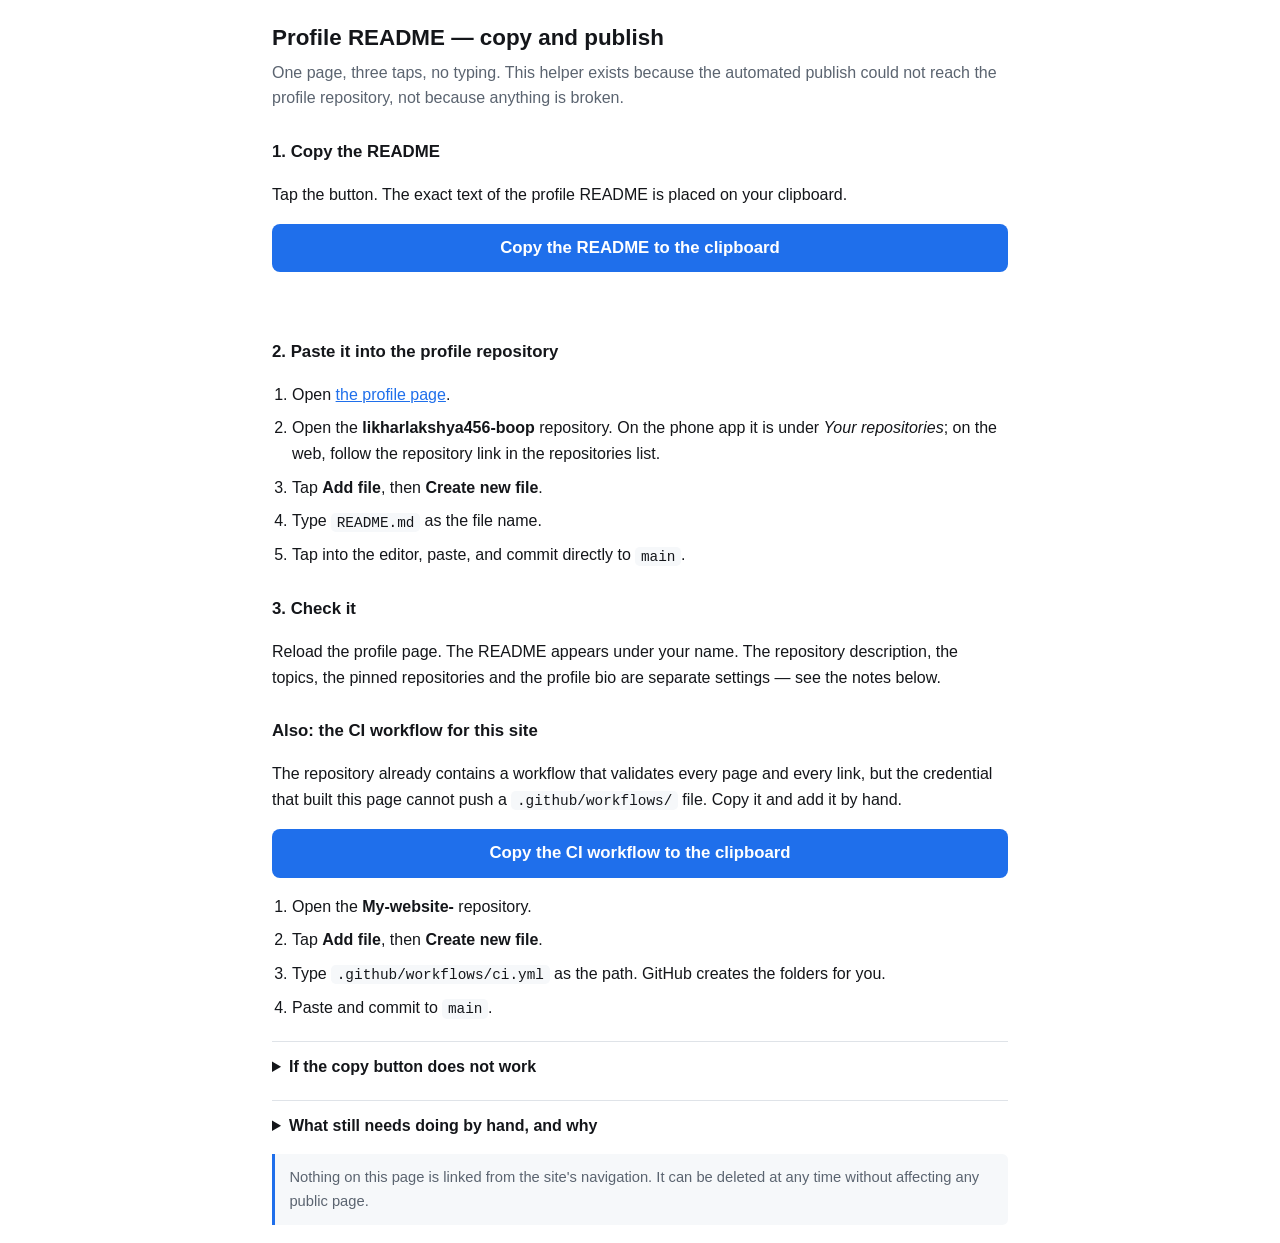
<file: tools/profile-setup.html>
<!DOCTYPE html>
<html lang="en">
<head>
<meta charset="utf-8">
<meta name="viewport" content="width=device-width, initial-scale=1">
<title>Profile README — copy and publish</title>
<style>
  :root {
    color-scheme: light dark;
    --bg: #ffffff;
    --fg: #14161a;
    --muted: #5b6470;
    --line: #dfe3e8;
    --accent: #1f6feb;
    --code-bg: #f6f8fa;
  }
  @media (prefers-color-scheme: dark) {
    :root {
      --bg: #0d1117;
      --fg: #e6edf3;
      --muted: #9198a1;
      --line: #30363d;
      --accent: #6ea8ff;
      --code-bg: #161b22;
    }
  }
  * { box-sizing: border-box; }
  body {
    margin: 0;
    padding: 1.25rem;
    background: var(--bg);
    color: var(--fg);
    font: 16px/1.6 -apple-system, BlinkMacSystemFont, "Segoe UI", Roboto, sans-serif;
  }
  main { max-width: 46rem; margin: 0 auto; }
  h1 { font-size: 1.4rem; margin: 0 0 .25rem; }
  h2 { font-size: 1.05rem; margin: 1.75rem 0 .5rem; }
  p.lead { color: var(--muted); margin: 0 0 1.25rem; }
  ol { padding-left: 1.25rem; }
  li { margin-bottom: .5rem; }
  a { color: var(--accent); }
  code { background: var(--code-bg); padding: .1rem .35rem; border-radius: .3rem;
         font-size: .9em; }
  button {
    display: block;
    width: 100%;
    margin: 1rem 0 .5rem;
    padding: .9rem 1rem;
    font-size: 1.05rem;
    font-weight: 600;
    color: #fff;
    background: var(--accent);
    border: 0;
    border-radius: .5rem;
    cursor: pointer;
  }
  button:active { transform: translateY(1px); }
  #status { min-height: 1.5rem; color: var(--muted); font-size: .92rem; }
  textarea {
    width: 100%;
    height: 16rem;
    margin-top: .75rem;
    padding: .75rem;
    font: 13px/1.5 ui-monospace, SFMono-Regular, Menlo, monospace;
    color: var(--fg);
    background: var(--code-bg);
    border: 1px solid var(--line);
    border-radius: .5rem;
    resize: vertical;
  }
  details { margin-top: 1.25rem; border-top: 1px solid var(--line); padding-top: .75rem; }
  summary { cursor: pointer; font-weight: 600; }
  .note {
    margin: 1rem 0 0;
    padding: .75rem .9rem;
    border-left: 3px solid var(--accent);
    background: var(--code-bg);
    border-radius: 0 .35rem .35rem 0;
    font-size: .92rem;
    color: var(--muted);
  }
</style>
</head>
<body>
<main>
  <h1>Profile README — copy and publish</h1>
  <p class="lead">One page, three taps, no typing. This helper exists because the
  automated publish could not reach the profile repository, not because
  anything is broken.</p>

  <h2>1. Copy the README</h2>
  <p>Tap the button. The exact text of the profile README is placed on your
  clipboard.</p>
  <button id="copy" type="button">Copy the README to the clipboard</button>
  <p id="status" role="status" aria-live="polite"></p>

  <h2>2. Paste it into the profile repository</h2>
  <ol>
    <li>Open <a href="https://github.com/likharlakshya456-boop" target="_blank" rel="noopener">the profile page</a>.</li>
    <li>Open the <strong>likharlakshya456-boop</strong> repository. On the
        phone app it is under <em>Your repositories</em>; on the web, follow
        the repository link in the repositories list.</li>
    <li>Tap <strong>Add file</strong>, then <strong>Create new file</strong>.</li>
    <li>Type <code>README.md</code> as the file name.</li>
    <li>Tap into the editor, paste, and commit directly to
        <code>main</code>.</li>
  </ol>

  <h2>3. Check it</h2>
  <p>Reload the profile page. The README appears under your name. The
  repository description, the topics, the pinned repositories and the profile
  bio are separate settings — see the notes below.</p>

  <h2>Also: the CI workflow for this site</h2>
  <p>The repository already contains a workflow that validates every page and
  every link, but the credential that built this page cannot push a
  <code>.github/workflows/</code> file. Copy it and add it by hand.</p>
  <button id="copy-ci" type="button">Copy the CI workflow to the clipboard</button>
  <p id="status-ci" role="status" aria-live="polite"></p>
  <ol>
    <li>Open the <strong>My-website-</strong> repository.</li>
    <li>Tap <strong>Add file</strong>, then <strong>Create new file</strong>.</li>
    <li>Type <code>.github/workflows/ci.yml</code> as the path. GitHub creates
        the folders for you.</li>
    <li>Paste and commit to <code>main</code>.</li>
  </ol>

  <details>
    <summary>If the copy button does not work</summary>
    <p>Select the text below, copy it with your phone's own
    select-and-copy gesture, and paste it into the editor.</p>
    <textarea id="fallback" readonly spellcheck="false" aria-label="The profile README source"></textarea>
  </details>

  <details>
    <summary>What still needs doing by hand, and why</summary>
    <ul>
      <li><strong>Repository description and topics</strong> — open the
          repository, tap <em>About</em>, then the gear icon. A credential
          without <code>repo</code> metadata write access cannot set these.</li>
      <li><strong>Profile bio and website</strong> — open your avatar, then
          <em>Your profile</em>, then <em>Edit profile</em>. The same
          credential cannot write to the account endpoints.</li>
      <li><strong>Pinned repositories</strong> — on the profile page, tap
          <em>Customize your profile</em>, then <em>Pinned repositories</em>,
          and add three: this site, llm-sentry, and the profile repository
          itself.</li>
      <li><strong>llm-sentry</strong> — this repository does not exist yet,
          and creating one needs an account-level credential. The full source
          is in the llm-sentry folder of the change bundle; on a computer,
          <code>gh repo create likharlakshya456-boop/llm-sentry --public</code>
          followed by a push is the whole job.</li>
      <li><strong>The CI workflow for this site</strong> — it is already in
          this repository as <code>.github/workflows/ci.yml</code>. A
          credential without <code>workflow</code> write access cannot push
          it, so it travels with the next commit that touches a normal file.</li>
    </ul>
  </details>

  <p class="note">Nothing on this page is linked from the site's navigation.
  It can be deleted at any time without affecting any public page.</p>
</main>

<script type="text/plain" id="readme-source">
# Lakshya Likhar

**AI Engineer · Software Developer · Founder of [Socialkaroo](https://github.com/likharlakshya456-boop/My-website-)**

I build AI systems that hold up in production, and the interfaces that put
them in front of people. Currently focused on **LLM reliability engineering** —
retries, rate limits, circuit breaking, structured output, evaluation — and on
shipping fast, dependency-light front-ends.

Based in Indore, India. Open to AI engineering and software development
roles, internships, and freelance projects.

---

## Selected work

### [`llm-sentry`](https://github.com/likharlakshya456-boop/llm-sentry) — Python

[![CI](https://github.com/likharlakshya456-boop/llm-sentry/actions/workflows/ci.yml/badge.svg)](https://github.com/likharlakshya456-boop/llm-sentry/actions/workflows/ci.yml)

**A reliability toolkit for shipping LLM features.**

Calling a chat-completion API from a prototype is one line. Calling it from a
production service is not — a single `requests.post` has no idea that the
provider will return `429` for the next ninety seconds, that the API key was
rejected two minutes ago, or that the budget ran out an hour ago.

`llm-sentry` is the layer that sits between the application and the provider.

- **Unified provider interface** — one class for any endpoint that speaks the
  OpenAI chat-completions format, so the base URL is the only thing that
  changes between OpenAI, Groq, Together, DeepSeek, Ollama, LM Studio and
  vLLM. A second class covers the Anthropic Messages API, including the two
  places its wire format differs: the system prompt is a top-level field
  rather than a message, and `max_tokens` is mandatory.
- **Reliability primitives** — exponential backoff with *full jitter*, a
  thread-safe token-bucket rate limiter, a three-state circuit breaker, and an
  absolute deadline that the retries cannot outlive.
- **Retries that know when to stop** — an authentication failure is never
  retried, because a rejected key stays rejected. Neither is a malformed
  reply or a schema violation. Only rate limits, timeouts, transport failures
  and server errors are.
- **A spend ceiling** — an optional limit in US dollars, checked *before* each
  request rather than after, so a run cannot overshoot by a call it had
  already decided not to make.
- **Schema-constrained output** — tolerant JSON extraction from fenced
  blocks, prose and trailing commas, plus a JSON Schema subset validator that
  reports the exact failing path, for example `$.items[0].price`.
- **Observability** — span tracing, token accounting, cost estimation.
- **Offline evaluation** — golden datasets and failure-tolerant reports, so a
  prompt change can be checked before it ships.

**Zero runtime dependencies** — the core package is standard library only, so
it installs anywhere and there are no wheels to audit. **194 tests, 96%
coverage**, running fully offline against a fake transport, with `ruff` and
`mypy` clean.

```python
from llm_sentry import Sentry, Settings, Message

sentry = Sentry.from_settings(Settings.from_env())
response = sentry.ask("Summarise this in one sentence.")
print(response.text, response.usage.to_dict())
```

The test suite never touches the network, so it runs in about a tenth of a
second and cannot flake.

---

### [`My-website-`](https://github.com/likharlakshya456-boop/My-website-) — HTML · CSS · JavaScript

**The live website for Socialkaroo, an inbound lead-generation agency in
Indore.**

The site is the business's primary sales surface: it explains the offer, lets
a visitor model the return on investment, captures an enquiry, and hands them
off to WhatsApp with the details already filled in.

- **Interactive ROI calculator** — the visitor picks an industry and adjusts
  ticket value and close rate; leads, customers and monthly revenue recompute
  live against the cost of the recommended tier.
- **1-on-1 strategy call booking engine** — day, time slot and call-mode
  selectors feeding a summary panel and a pre-filled WhatsApp handoff.
- **3D depth particle canvas** on the hero, with `requestAnimationFrame`,
  device-pixel-ratio scaling, and an `IntersectionObserver` that pauses
  rendering when the hero scrolls out of view.
- **Lead capture with validation** that assembles a structured message and
  URL-encodes it into a WhatsApp link, so a name containing `&amp;` cannot
  corrupt the message.
- **No build step, no framework, no runtime dependency, no third-party
  scripts** — a lead-capture page is a document, and React would add tens of
  kilobytes and a build pipeline to solve a problem the site does not have.

Also includes **Maison Noire**, a complete five-page e-commerce front end
built as a case study: a `localStorage`-backed shopping bag with quantities
and subtotal, category filtering, a product gallery, dark mode, and a mobile
drawer.

The repository carries its own quality gates — two dependency-free Python
checkers that validate the HTML structure of all seven documents and resolve
every local link, both runnable with the standard library alone. A GitHub
Actions workflow runs them, along with a syntax check on both scripts.

- **Live site:** &lt;https://likharlakshya456-boop.github.io/My-website-/&gt;
- **Source:** &lt;https://github.com/likharlakshya456-boop/My-website-&gt;

---

### **Maison Noire** — HTML · CSS · JavaScript

**An e-commerce front end, built as a case study.**

Five pages — landing, collection, product, about and contact — built to the
same standard as the agency site rather than as a throwaway mock-up.

- A shopping bag persisted in `localStorage`, with add, remove, quantity
  changes, a running subtotal, a badge count and a proper empty state.
- Category filtering and a responsive product grid; a product page with an
  image gallery, size selection and related products.
- Dark mode with a persisted preference, a mobile drawer that closes on
  `Escape`, and scroll-triggered reveals.
- Accessibility handled rather than asserted: `prefers-reduced-motion` is
  honoured in the CSS *and* in the JavaScript — the hero canvas draws a
  single static frame, the card tilt is skipped and the funnel simulator jumps
  straight to its final state — focus is visible via `:focus-visible`, and the
  checkout button is honestly a stub, because there is no payment backend
  behind the demo and it does not pretend otherwise.

- **Live demo:** &lt;https://likharlakshya456-boop.github.io/My-website-/maison-noire/&gt;
- **Source:** &lt;https://github.com/likharlakshya456-boop/My-website-/tree/main/maison-noire&gt;

---

## Stack

**AI engineering** — Python 3.10+, `dataclasses` and `typing`, the standard
library `urllib` transport, JSON Schema validation, pytest, `ruff`, `mypy`.

**Front-end** — HTML5 semantic markup, modern CSS (custom properties,
`clamp()`, grid, flexbox, `@media`, `:focus-visible`,
`prefers-reduced-motion`), vanilla JavaScript with the DOM, Canvas 2D,
`IntersectionObserver`, `matchMedia` and `localStorage`.

**Tooling** — Git, GitHub Actions, GitHub Pages, the GitHub CLI, and the
REST and GraphQL APIs.

**Practices I care about** — dependency-light design, honest error handling,
tests that run offline, and documentation that says what is *not* finished.

---

## Currently

- Building out `llm-sentry` and looking for contributors to its provider
  adapters and evaluation harness.
- Exploring evaluation-driven development for LLM features — golden datasets
  in CI, regressions caught before production.
- Running **Socialkaroo**, where the interesting engineering problem is
  turning local business marketing into a measurable inbound pipeline.

---

## Contact

- **LinkedIn** — &lt;https://www.linkedin.com/in/lakshya-likhar-691630333/&gt;
- **Email** — &lt;likharlakshya456@gmail.com&gt;
- **GitHub** — &lt;https://github.com/likharlakshya456-boop&gt;

---

*Everything above is real and checkable: the code is in the repositories
linked here, the test suite runs in CI, and the demos are live.*
</script>
<script type="text/plain" id="ci-source">
name: ci

on:
  push:
    branches: [main]
  pull_request:
    branches: [main]

permissions:
  contents: read

concurrency:
  group: ci-${{ github.ref }}
  cancel-in-progress: true

jobs:
  validate:
    name: validate the static site
    runs-on: ubuntu-latest
    steps:
      - uses: actions/checkout@v4

      - name: Set up Python
        uses: actions/setup-python@v5
        with:
          python-version: "3.11"

      - name: Check the HTML structure
        run: python3 tools/check_html.py .

      - name: Check that every local link resolves
        run: python3 tools/check_links.py .

      - name: Check the JavaScript syntax
        run: |
          node --check script.js
          node --check maison-noire/js/script.js

      - name: Check the brand asset generator still runs
        run: python3 -c "import ast, pathlib; ast.parse(pathlib.Path('tools/render_brand.py').read_text())"
</script>
<script>
(function () {
  var source = document.getElementById('readme-source').textContent;
  source = source.replace(/^\n/, '').replace(/\s+$/, '');
  var status = document.getElementById('status');
  var fallback = document.getElementById('fallback');
  fallback.value = source;

  var button = document.getElementById('copy');
  button.addEventListener('click', function () {
    var done = function () {
      status.textContent = 'Copied. Paste it into the profile README editor.';
    };
    var failed = function () {
      status.textContent = 'The browser refused the copy. Expand the box below and copy the text by hand.';
      fallback.scrollIntoView({ behavior: 'smooth', block: 'center' });
      fallback.focus();
      fallback.select();
    };
    if (navigator.clipboard && navigator.clipboard.writeText) {
      navigator.clipboard.writeText(source).then(done, failed);
    } else {
      failed();
    }
  });
})();
</script>
</body>
</html>
</file>
<file: style.css>
/* ==========================================================================
   Socialkaroo ⚡ — Premium Light Agency Stylesheet
   Light & aesthetic theme · royal indigo · sky cyan · champagne gold
   ========================================================================== */

:root {
  --primary: #4f46e5;
  --primary-hover: #4338ca;
  --primary-light: #eef2ff;
  --secondary: #0ea5e9;
  --accent: #c9a24b;
  --accent-dark: #a17c2f;
  --accent-light: #f7f0e0;
  --green: #10b981;
  --green-hover: #059669;
  --green-light: #ecfdf5;
  --ink: #191a21;
  --body: #4b5563;
  --muted: #8b8f98;
  --border: #e8e5de;
  --border-soft: #f1efe9;
  --bg: #faf9f6;
  --bg-alt: #f4f2ec;
  --surface: #ffffff;
  --white: #ffffff;
  --radius-sm: 8px;
  --radius-md: 14px;
  --radius-lg: 20px;
  --radius-xl: 28px;
  --shadow-sm: 0 1px 2px 0 rgba(25, 26, 33, 0.05);
  --shadow-md: 0 6px 18px -6px rgba(25, 26, 33, 0.10);
  --shadow-lg: 0 18px 40px -14px rgba(25, 26, 33, 0.14);
  --shadow-xl: 0 30px 60px -20px rgba(25, 26, 33, 0.18);
  --shadow-glow: 0 0 44px -12px rgba(79, 70, 229, 0.30);
  --font-main: 'Plus Jakarta Sans', -apple-system, BlinkMacSystemFont, sans-serif;
  --font-heading: 'Space Grotesk', sans-serif;
}

/* Reset & Base */
*, *::before, *::after {
  box-sizing: border-box;
  margin: 0;
  padding: 0;
}

html {
  scroll-behavior: smooth;
  font-size: 16px;
}

body {
  font-family: var(--font-main);
  background-color: var(--bg);
  color: var(--body);
  line-height: 1.6;
  -webkit-font-smoothing: antialiased;
  overflow-x: hidden;
}

a {
  color: inherit;
  text-decoration: none;
  transition: all 0.2s ease;
}

img {
  max-width: 100%;
  height: auto;
  display: block;
}

.container {
  max-width: 1200px;
  margin: 0 auto;
  padding: 0 24px;
}

/* Typography Utilities */
.text-center { text-align: center; }
.gradient-text {
  background: linear-gradient(120deg, #4f46e5 0%, #0ea5e9 55%, #c9a24b 110%);
  -webkit-background-clip: text;
  -webkit-text-fill-color: transparent;
}
.glow-text {
  color: var(--primary);
  font-weight: 700;
}

/* Brand logo mark (logo.svg) */
.brand-mark {
  width: 34px;
  height: 34px;
  border-radius: 9px;
  box-shadow: 0 3px 12px rgba(79, 70, 229, 0.35);
  flex-shrink: 0;
}

/* Top Announcement Bar */
.announcement-bar {
  background: linear-gradient(90deg, #eef2ff 0%, #e0f2fe 55%, #faf0dd 100%);
  color: #4338ca;
  font-size: 13px;
  padding: 8px 16px;
  border-bottom: 1px solid #e3def2;
}

.announcement-content {
  max-width: 1200px;
  margin: 0 auto;
  display: flex;
  justify-content: center;
  align-items: center;
  gap: 12px;
  text-align: center;
}

.announcement-link {
  color: var(--primary);
  font-weight: 700;
  display: inline-flex;
  align-items: center;
  gap: 4px;
}
.announcement-link:hover { text-decoration: underline; }

/* Navigation Header */
.site-header {
  position: sticky;
  top: 0;
  z-index: 1000;
  background: rgba(255, 255, 255, 0.9);
  backdrop-filter: blur(14px);
  border-bottom: 1px solid rgba(25, 26, 33, 0.07);
  transition: all 0.3s ease;
}

.nav-container {
  max-width: 1200px;
  margin: 0 auto;
  padding: 14px 24px;
  display: flex;
  justify-content: space-between;
  align-items: center;
}

.brand-logo {
  display: flex;
  align-items: center;
  gap: 9px;
  font-family: var(--font-heading);
  font-size: 22px;
  font-weight: 700;
  color: var(--ink);
  letter-spacing: -0.5px;
}

.logo-text span {
  color: var(--primary);
}

.nav-links {
  display: flex;
  align-items: center;
  gap: 28px;
}

.nav-link {
  color: var(--body);
  font-size: 14px;
  font-weight: 500;
}
.nav-link:hover {
  color: var(--ink);
}

.nav-actions {
  display: flex;
  align-items: center;
  gap: 12px;
}

.wa-nav-btn {
  display: inline-flex;
  align-items: center;
  gap: 6px;
  background: rgba(16, 185, 129, 0.10);
  color: #047857;
  border: 1px solid rgba(16, 185, 129, 0.35);
  padding: 8px 14px;
  border-radius: var(--radius-sm);
  font-size: 13px;
  font-weight: 600;
}
.wa-nav-btn:hover {
  background: rgba(16, 185, 129, 0.18);
  color: #065f46;
}

.nav-cta-btn {
  background: linear-gradient(135deg, #4f46e5 0%, #4338ca 100%);
  color: white;
  padding: 8px 18px;
  border-radius: var(--radius-sm);
  font-size: 13px;
  font-weight: 700;
  box-shadow: 0 4px 12px rgba(79, 70, 229, 0.28);
}
.nav-cta-btn:hover {
  background: #4338ca;
  transform: translateY(-1px);
}

.mobile-toggle {
  display: none;
  background: transparent;
  border: none;
  cursor: pointer;
  flex-direction: column;
  gap: 5px;
  padding: 6px;
}
.mobile-toggle span {
  display: block;
  width: 22px;
  height: 2px;
  background: var(--ink);
  border-radius: 2px;
  transition: all 0.3s;
}

.mobile-only { display: none; }

/* Buttons */
.btn-primary {
  background: linear-gradient(135deg, #4f46e5 0%, #4338ca 100%);
  color: white;
  padding: 14px 28px;
  border-radius: var(--radius-md);
  font-weight: 700;
  font-size: 15px;
  display: inline-flex;
  align-items: center;
  justify-content: center;
  gap: 8px;
  box-shadow: 0 8px 20px -4px rgba(79, 70, 229, 0.45);
  border: none;
  cursor: pointer;
  transition: all 0.25s ease;
}
.btn-primary:hover {
  background: #4338ca;
  transform: translateY(-2px);
  box-shadow: 0 12px 26px -4px rgba(79, 70, 229, 0.55);
}

.btn-whatsapp {
  background: #10b981;
  color: white;
  padding: 14px 24px;
  border-radius: var(--radius-md);
  font-weight: 700;
  font-size: 15px;
  display: inline-flex;
  align-items: center;
  justify-content: center;
  gap: 8px;
  box-shadow: 0 8px 20px -4px rgba(16, 185, 129, 0.35);
  border: none;
  cursor: pointer;
  transition: all 0.25s ease;
}
.btn-whatsapp:hover {
  background: #059669;
  transform: translateY(-2px);
  box-shadow: 0 12px 24px -4px rgba(16, 185, 129, 0.45);
}

.btn-outline {
  background: transparent;
  color: var(--ink);
  border: 1.5px solid #d6d2c9;
  padding: 12px 24px;
  border-radius: var(--radius-md);
  font-weight: 700;
  font-size: 14px;
  display: inline-flex;
  align-items: center;
  justify-content: center;
  cursor: pointer;
  transition: all 0.2s;
}
.btn-outline:hover {
  background: var(--bg-alt);
  border-color: #c0bbb0;
}

.btn-block { width: 100%; }

.btn-sm-white {
  background: var(--primary);
  color: white;
  padding: 8px 16px;
  border-radius: var(--radius-sm);
  font-weight: 700;
  font-size: 13px;
  white-space: nowrap;
  box-shadow: 0 4px 12px rgba(79, 70, 229, 0.25);
}
.btn-sm-white:hover {
  background: var(--primary-hover);
}

/* Hero Section */
.hero-section {
  position: relative;
  background:
    radial-gradient(ellipse 75% 60% at 50% -10%, rgba(79, 70, 229, 0.10) 0%, transparent 60%),
    radial-gradient(ellipse 45% 45% at 88% 12%, rgba(14, 165, 233, 0.09) 0%, transparent 60%),
    radial-gradient(ellipse 40% 40% at 8% 28%, rgba(201, 162, 75, 0.12) 0%, transparent 60%),
    var(--bg);
  color: var(--ink);
  padding: 80px 24px 90px;
  text-align: center;
  overflow: hidden;
}

.hero-glow-1 {
  position: absolute;
  top: -150px;
  left: 50%;
  transform: translateX(-50%);
  width: 600px;
  height: 400px;
  background: radial-gradient(circle, rgba(79, 70, 229, 0.12) 0%, transparent 70%);
  pointer-events: none;
}

.hero-glow-2 {
  position: absolute;
  bottom: 0;
  left: 10%;
  width: 350px;
  height: 250px;
  background: radial-gradient(circle, rgba(201, 162, 75, 0.14) 0%, transparent 70%);
  pointer-events: none;
}

.hero-container {
  max-width: 920px;
  margin: 0 auto;
  position: relative;
  z-index: 2;
}

.hero-badge {
  display: inline-flex;
  align-items: center;
  gap: 8px;
  background: #eef2ff;
  border: 1px solid #c7d2fe;
  color: var(--primary);
  padding: 6px 16px;
  border-radius: 30px;
  font-size: 13px;
  font-weight: 700;
  margin-bottom: 24px;
}

.pulse-dot {
  width: 8px;
  height: 8px;
  background: var(--primary);
  border-radius: 50%;
  box-shadow: 0 0 10px rgba(79, 70, 229, 0.7);
  animation: pulse 2s infinite;
}

@keyframes pulse {
  0% { transform: scale(0.95); opacity: 0.8; }
  50% { transform: scale(1.3); opacity: 1; }
  100% { transform: scale(0.95); opacity: 0.8; }
}

.hero-title {
  font-family: var(--font-heading);
  font-size: 52px;
  font-weight: 800;
  line-height: 1.15;
  letter-spacing: -1.2px;
  color: var(--ink);
  margin-bottom: 22px;
}

.hero-subtitle {
  font-size: 18px;
  color: var(--body);
  max-width: 760px;
  margin: 0 auto 36px;
  line-height: 1.6;
}
.hero-subtitle strong {
  color: var(--ink);
}

.hero-cta-group {
  display: flex;
  justify-content: center;
  gap: 16px;
  flex-wrap: wrap;
  margin-bottom: 50px;
}

/* Hero Stats Strip */
.hero-stats-strip {
  display: grid;
  grid-template-columns: repeat(7, auto);
  align-items: center;
  justify-content: center;
  background: rgba(255, 255, 255, 0.78);
  backdrop-filter: blur(8px);
  border: 1px solid var(--border);
  border-radius: var(--radius-lg);
  padding: 20px 32px;
  max-width: 880px;
  margin: 0 auto 36px;
  box-shadow: 0 24px 50px -28px rgba(25, 26, 33, 0.28);
}

.stat-card {
  text-align: center;
  padding: 0 12px;
}

.stat-number {
  font-family: var(--font-heading);
  font-size: 26px;
  font-weight: 800;
  color: var(--primary);
  line-height: 1.1;
  margin-bottom: 4px;
}

.stat-label {
  font-size: 11.5px;
  color: var(--muted);
  font-weight: 600;
  text-transform: uppercase;
  letter-spacing: 0.5px;
}

.stat-divider {
  width: 1px;
  height: 36px;
  background: var(--border);
}

.local-trust-tag {
  font-size: 13px;
  color: var(--muted);
}

.locality-pills {
  display: flex;
  justify-content: center;
  gap: 8px;
  flex-wrap: wrap;
  margin-top: 10px;
}

.locality-pills .pill {
  background: var(--surface);
  border: 1px solid var(--border);
  color: var(--body);
  font-size: 12px;
  font-weight: 600;
  padding: 4px 10px;
  border-radius: 20px;
}

/* Sections General */
.section {
  padding: 90px 0;
}

.section-header {
  margin-bottom: 50px;
}

.section-tag {
  display: inline-block;
  font-size: 11.5px;
  font-weight: 700;
  text-transform: uppercase;
  letter-spacing: 1px;
  color: var(--primary);
  background: var(--primary-light);
  padding: 5px 12px;
  border-radius: 6px;
  margin-bottom: 12px;
}

.section-tag.error-tag {
  background: #fdeceb;
  color: #dc2626;
}

.section-heading {
  font-family: var(--font-heading);
  font-size: 36px;
  font-weight: 700;
  color: var(--ink);
  letter-spacing: -0.6px;
  line-height: 1.25;
  margin-bottom: 12px;
}

.section-subtext {
  font-size: 16px;
  color: var(--body);
  max-width: 680px;
  margin: 0 auto;
}

/* Problem vs Solution */
.problem-section {
  background: var(--surface);
}

.comparison-grid {
  display: grid;
  grid-template-columns: 1fr 1fr;
  gap: 28px;
  max-width: 1060px;
  margin: 0 auto;
}

.comparison-card {
  border-radius: var(--radius-xl);
  padding: 36px;
  display: flex;
  flex-direction: column;
}

.comparison-card.broken {
  background: #fdf3f2;
  border: 1.5px solid #f6cfcb;
}

.comparison-card.solution {
  background: var(--surface);
  border: 2px solid var(--primary);
  box-shadow: 0 18px 40px -12px rgba(79, 70, 229, 0.16);
}

.card-header-badge {
  display: inline-block;
  font-size: 11px;
  font-weight: 800;
  text-transform: uppercase;
  letter-spacing: 0.8px;
  padding: 4px 10px;
  border-radius: 6px;
  margin-bottom: 12px;
  width: fit-content;
}

.broken-badge { background: #fdeceb; color: #b91c1c; }
.solution-badge { background: #e0e7ff; color: #4338ca; }

.comparison-title {
  font-family: var(--font-heading);
  font-size: 22px;
  font-weight: 700;
  color: var(--ink);
  margin-bottom: 24px;
}

.comp-list {
  list-style: none;
  display: flex;
  flex-direction: column;
  gap: 16px;
  flex-grow: 1;
  margin-bottom: 24px;
}

.comp-list li {
  display: flex;
  gap: 12px;
  font-size: 14px;
  line-height: 1.45;
  color: var(--body);
}

.comp-icon {
  flex-shrink: 0;
  width: 20px;
  height: 20px;
  border-radius: 50%;
  display: inline-flex;
  align-items: center;
  justify-content: center;
  font-size: 11px;
  font-weight: 800;
  margin-top: 1px;
}

.comp-icon.cross { background: #f8c9c4; color: #991b1b; }
.comp-icon.check { background: #a7f3d0; color: #065f46; }

.comparison-result {
  padding: 14px 18px;
  border-radius: var(--radius-md);
  font-size: 13.5px;
}

.broken-result {
  background: #fdeceb;
  color: #991b1b;
  border-left: 4px solid #ef4444;
}

.solution-result {
  background: var(--green-light);
  color: #065f46;
  border-left: 4px solid #10b981;
}

/* Services Grid */
.services-section {
  background: var(--bg-alt);
}

.services-grid {
  display: grid;
  grid-template-columns: repeat(2, 1fr);
  gap: 28px;
}

.service-card {
  background: var(--surface);
  border: 1px solid var(--border);
  border-radius: var(--radius-lg);
  padding: 32px;
  position: relative;
  transition: all 0.3s ease;
}
.service-card:hover {
  transform: translateY(-4px);
  box-shadow: var(--shadow-lg);
  border-color: #d8d4ca;
}

.service-icon-wrap {
  width: 56px;
  height: 56px;
  border-radius: var(--radius-md);
  display: flex;
  align-items: center;
  justify-content: center;
  margin-bottom: 20px;
}

.icon-blue { background: #eef2ff; color: #4f46e5; }
.icon-purple { background: #f3efff; color: #7c3aed; }
.icon-green { background: #ecfdf5; color: #059669; }
.icon-amber { background: #faf3dd; color: #a17c2f; }

.service-number {
  position: absolute;
  top: 32px;
  right: 32px;
  font-family: var(--font-heading);
  font-size: 28px;
  font-weight: 800;
  color: #e9e6df;
}

.service-title {
  font-family: var(--font-heading);
  font-size: 20px;
  font-weight: 700;
  color: var(--ink);
  margin-bottom: 10px;
}

.service-desc {
  font-size: 14px;
  color: var(--body);
  margin-bottom: 20px;
  line-height: 1.5;
}

.service-perks {
  list-style: none;
  display: flex;
  flex-direction: column;
  gap: 8px;
  font-size: 13px;
  color: var(--body);
  border-top: 1px dashed var(--border);
  padding-top: 16px;
}

.service-perks li {
  display: flex;
  gap: 8px;
}
.service-perks li span {
  color: var(--primary);
  font-weight: 800;
}

/* ROI Calculator Section */
.calculator-section {
  background: var(--bg);
  padding: 80px 0;
}

.calculator-box {
  background: var(--surface);
  border: 1px solid var(--border);
  border-radius: var(--radius-xl);
  padding: 44px;
  box-shadow: var(--shadow-xl);
}

.calc-body {
  display: grid;
  grid-template-columns: 1fr 1fr;
  gap: 36px;
  margin-top: 36px;
  align-items: center;
}

.calc-inputs {
  display: flex;
  flex-direction: column;
  gap: 24px;
}

.form-group label {
  display: block;
  font-size: 13.5px;
  font-weight: 600;
  color: var(--body);
  margin-bottom: 8px;
}

.calc-select {
  width: 100%;
  background: var(--surface);
  color: var(--ink);
  border: 1px solid #d6d2c9;
  padding: 12px 14px;
  border-radius: var(--radius-sm);
  font-family: var(--font-main);
  font-size: 14px;
  outline: none;
}
.calc-select:focus {
  border-color: var(--primary);
}

.range-display {
  font-size: 16px;
  font-weight: 700;
  color: var(--primary);
  margin-bottom: 6px;
}

input[type="range"] {
  width: 100%;
  height: 6px;
  background: #e4e1d9;
  border-radius: 4px;
  outline: none;
  -webkit-appearance: none;
}
input[type="range"]::-webkit-slider-thumb {
  -webkit-appearance: none;
  width: 18px;
  height: 18px;
  border-radius: 50%;
  background: var(--primary);
  cursor: pointer;
  box-shadow: 0 0 10px rgba(79, 70, 229, 0.6);
}

.results-card {
  background: linear-gradient(145deg, #ffffff 0%, #f5f6fc 100%);
  border: 1.5px solid rgba(79, 70, 229, 0.28);
  border-radius: var(--radius-lg);
  padding: 32px;
  box-shadow: var(--shadow-glow);
}

.result-badge {
  font-size: 11px;
  font-weight: 800;
  text-transform: uppercase;
  color: var(--primary);
  letter-spacing: 0.8px;
  margin-bottom: 16px;
}

.result-row {
  display: flex;
  justify-content: space-between;
  align-items: center;
  margin-bottom: 14px;
  font-size: 14px;
}

.res-title { color: var(--body); }
.res-value { font-weight: 700; font-size: 16px; color: var(--ink); }
.highlight-cyan { color: var(--secondary); }

.result-divider {
  height: 1px;
  background: var(--border);
  margin: 16px 0;
}

.big-row {
  margin-bottom: 20px;
}
.big-row .res-title { font-size: 15px; font-weight: 600; color: var(--ink); }
.grand-total {
  font-family: var(--font-heading);
  font-size: 32px;
  font-weight: 800;
  background: linear-gradient(120deg, #b45309 0%, #d97706 45%, #c9a24b 100%);
  -webkit-background-clip: text;
  -webkit-text-fill-color: transparent;
  background-clip: text;
}

.roi-summary-box {
  background: rgba(201, 162, 75, 0.12);
  border: 1px solid rgba(201, 162, 75, 0.4);
  border-radius: var(--radius-sm);
  padding: 12px;
  font-size: 12.5px;
  color: #6b5310;
  margin-bottom: 20px;
  line-height: 1.4;
}

/* 90-Day System */
.system-section {
  background: var(--surface);
}

.timeline-grid {
  display: grid;
  grid-template-columns: repeat(3, 1fr);
  gap: 24px;
}

.timeline-card {
  background: var(--bg-alt);
  border: 1px solid var(--border);
  border-radius: var(--radius-lg);
  padding: 28px;
  position: relative;
  display: flex;
  flex-direction: column;
}

.timeline-card.active-card {
  border: 2px solid var(--primary);
  background: var(--surface);
  box-shadow: var(--shadow-lg);
}

.popular-ribbon {
  position: absolute;
  top: -12px;
  left: 50%;
  transform: translateX(-50%);
  background: linear-gradient(120deg, #4f46e5, #0ea5e9);
  color: white;
  font-size: 10px;
  font-weight: 800;
  text-transform: uppercase;
  letter-spacing: 0.8px;
  padding: 3px 12px;
  border-radius: 20px;
  box-shadow: 0 2px 6px rgba(79, 70, 229, 0.35);
  white-space: nowrap;
}

.timeline-month-badge {
  font-size: 12px;
  font-weight: 800;
  text-transform: uppercase;
  letter-spacing: 1px;
  color: var(--primary);
  margin-bottom: 8px;
}

.timeline-title {
  font-family: var(--font-heading);
  font-size: 20px;
  font-weight: 700;
  color: var(--ink);
  margin-bottom: 8px;
}

.timeline-desc {
  font-size: 13.5px;
  color: var(--body);
  margin-bottom: 20px;
  line-height: 1.45;
}

.timeline-milestones {
  display: flex;
  flex-direction: column;
  gap: 12px;
  flex-grow: 1;
  margin-bottom: 20px;
}

.milestone-item {
  display: flex;
  gap: 10px;
  font-size: 12.5px;
  color: var(--body);
  line-height: 1.35;
}
.m-icon { flex-shrink: 0; font-size: 14px; }

.timeline-target {
  background: var(--surface);
  border: 1px dashed #cfcbc1;
  padding: 10px 12px;
  border-radius: var(--radius-sm);
  font-size: 12px;
  color: var(--body);
}

/* Results / Case Studies */
.results-section {
  background: var(--bg-alt);
}

.case-studies-grid {
  display: grid;
  grid-template-columns: repeat(3, 1fr);
  gap: 24px;
}

.case-card {
  background: var(--surface);
  border: 1px solid var(--border);
  border-radius: var(--radius-lg);
  padding: 28px;
  display: flex;
  flex-direction: column;
  transition: all 0.3s ease;
}
.case-card:hover {
  transform: translateY(-4px);
  box-shadow: var(--shadow-md);
}

.case-top {
  display: flex;
  justify-content: space-between;
  align-items: center;
  font-size: 11.5px;
  font-weight: 700;
  margin-bottom: 12px;
}

.case-niche {
  color: var(--primary);
  background: var(--primary-light);
  padding: 3px 8px;
  border-radius: 4px;
}

.case-location { color: var(--muted); }

.case-title {
  font-family: var(--font-heading);
  font-size: 18px;
  font-weight: 700;
  color: var(--ink);
  margin-bottom: 12px;
}

.case-quote {
  font-size: 13px;
  color: var(--body);
  font-style: italic;
  line-height: 1.5;
  margin-bottom: 20px;
  flex-grow: 1;
}

.case-metrics {
  display: grid;
  grid-template-columns: repeat(3, 1fr);
  gap: 8px;
  background: var(--bg);
  border: 1px solid var(--border-soft);
  padding: 12px 8px;
  border-radius: var(--radius-sm);
  text-align: center;
}

.c-val {
  display: block;
  font-family: var(--font-heading);
  font-size: 18px;
  font-weight: 800;
  color: var(--ink);
  line-height: 1.1;
}

.c-label {
  font-size: 10px;
  color: var(--muted);
  font-weight: 600;
  text-transform: uppercase;
  margin-top: 2px;
  display: block;
}

/* Pricing Section */
.pricing-section {
  background: var(--surface);
}

.pricing-toggle-wrap {
  display: flex;
  align-items: center;
  justify-content: center;
  gap: 12px;
  margin-top: 24px;
}

.toggle-label {
  font-size: 14px;
  font-weight: 600;
  color: var(--muted);
}
.toggle-label.active {
  color: var(--ink);
  font-weight: 700;
}

.discount-pill {
  background: var(--green-light);
  color: var(--green-hover);
  font-size: 11px;
  font-weight: 800;
  padding: 2px 8px;
  border-radius: 12px;
  border: 1px solid #a7f3d0;
}

/* Toggle Switch */
.switch {
  position: relative;
  display: inline-block;
  width: 50px;
  height: 26px;
}
.switch input { opacity: 0; width: 0; height: 0; }
.slider {
  position: absolute;
  cursor: pointer;
  top: 0; left: 0; right: 0; bottom: 0;
  background-color: #d6d2c9;
  transition: .3s;
  border-radius: 34px;
}
.slider:before {
  position: absolute;
  content: "";
  height: 20px;
  width: 20px;
  left: 3px;
  bottom: 3px;
  background-color: white;
  transition: .3s;
  border-radius: 50%;
}
input:checked + .slider { background-color: var(--primary); }
input:checked + .slider:before { transform: translateX(24px); }

/* Pricing Cards Grid */
.pricing-cards-grid {
  display: grid;
  grid-template-columns: repeat(3, 1fr);
  gap: 24px;
  max-width: 1100px;
  margin: 0 auto 36px;
}

.price-box {
  background: var(--white);
  border: 1.5px solid var(--border);
  border-radius: var(--radius-xl);
  padding: 32px;
  display: flex;
  flex-direction: column;
  position: relative;
  transition: all 0.3s ease;
}

.price-box.featured-box {
  border: 2px solid var(--primary);
  box-shadow: 0 20px 44px -14px rgba(79, 70, 229, 0.22);
  background: linear-gradient(180deg, #ffffff 0%, #fcfbf9 100%);
}

.price-header {
  margin-bottom: 20px;
}

.p-tier-name {
  font-family: var(--font-heading);
  font-size: 20px;
  font-weight: 700;
  color: var(--ink);
  margin-bottom: 4px;
}

.p-tagline {
  font-size: 13px;
  color: var(--muted);
  min-height: 36px;
  line-height: 1.35;
}

.p-amount-wrap {
  margin-bottom: 24px;
  padding-bottom: 20px;
  border-bottom: 1px solid var(--border-soft);
}

.p-amount {
  font-family: var(--font-heading);
  font-size: 34px;
  font-weight: 800;
  color: var(--ink);
  letter-spacing: -0.5px;
  line-height: 1;
}

.p-period {
  font-size: 14px;
  font-weight: 600;
  color: var(--muted);
  font-family: var(--font-main);
}

.p-setup {
  display: inline-block;
  margin-top: 6px;
  font-size: 12px;
  font-weight: 600;
  color: var(--body);
  background: var(--bg-alt);
  padding: 3px 8px;
  border-radius: 6px;
}

.featured-setup {
  background: #e0e7ff;
  color: #3730a3;
}

.p-feature-list {
  list-style: none;
  display: flex;
  flex-direction: column;
  gap: 12px;
  flex-grow: 1;
  margin-bottom: 28px;
}

.p-feature-list li {
  font-size: 13px;
  color: var(--body);
  display: flex;
  gap: 10px;
  line-height: 1.35;
}

.p-icon {
  flex-shrink: 0;
  width: 16px;
  height: 16px;
  border-radius: 50%;
  display: inline-flex;
  align-items: center;
  justify-content: center;
  font-size: 10px;
  font-weight: 800;
  margin-top: 1px;
}
.p-icon.check { background: var(--green-light); color: var(--green); }
.p-icon.cross { background: #fdeceb; color: #dc2626; }

/* Ad Transparency Banner */
.ad-transparency-banner {
  max-width: 1100px;
  margin: 0 auto;
  background: linear-gradient(120deg, #eef2ff 0%, #faf0dd 100%);
  border: 1px solid #ddd6f7;
  color: var(--ink);
  padding: 20px 28px;
  border-radius: var(--radius-lg);
  display: flex;
  align-items: center;
  justify-content: space-between;
  gap: 20px;
}

.ad-banner-icon { font-size: 28px; }

.ad-banner-text h4 {
  font-size: 16px;
  font-weight: 700;
  color: var(--primary-hover);
  margin-bottom: 2px;
}

.ad-banner-text p {
  font-size: 13px;
  color: var(--body);
  max-width: 750px;
  line-height: 1.4;
}

/* FAQ Accordion */
.faq-section {
  background: var(--bg-alt);
}

.faq-accordion {
  max-width: 800px;
  margin: 0 auto;
  display: flex;
  flex-direction: column;
  gap: 14px;
}

.faq-item {
  background: var(--surface);
  border: 1px solid var(--border);
  border-radius: var(--radius-md);
  overflow: hidden;
  transition: all 0.2s;
}

.faq-item.active {
  border-color: var(--primary);
  box-shadow: var(--shadow-sm);
}

.faq-question {
  width: 100%;
  text-align: left;
  background: none;
  border: none;
  padding: 18px 24px;
  font-family: var(--font-main);
  font-size: 15.5px;
  font-weight: 700;
  color: var(--ink);
  cursor: pointer;
  display: flex;
  justify-content: space-between;
  align-items: center;
  gap: 16px;
}

.faq-toggle-icon {
  font-size: 20px;
  font-weight: 700;
  color: var(--primary);
  flex-shrink: 0;
}

.faq-answer {
  max-height: 0;
  overflow: hidden;
  transition: max-height 0.3s ease;
}

.faq-item.active .faq-answer {
  max-height: 400px;
}

.faq-answer p {
  padding: 0 24px 20px;
  font-size: 14px;
  color: var(--body);
  line-height: 1.6;
}

/* Audit Form Section */
.audit-section {
  background: var(--surface);
}

.audit-card {
  background: linear-gradient(160deg, #ffffff 0%, #f6f5fc 100%);
  border: 1.5px solid #e3def6;
  border-top: 4px solid;
  border-image: linear-gradient(90deg, #4f46e5, #0ea5e9, #c9a24b) 1;
  border-radius: var(--radius-xl);
  padding: 48px;
  color: var(--ink);
  display: grid;
  grid-template-columns: 1fr 1fr;
  gap: 48px;
  align-items: center;
  box-shadow: 0 34px 70px -28px rgba(25, 26, 33, 0.22);
}

.audit-title {
  font-family: var(--font-heading);
  font-size: 32px;
  font-weight: 800;
  line-height: 1.2;
  color: var(--ink);
  margin-bottom: 14px;
}

.audit-desc {
  font-size: 15px;
  color: var(--body);
  margin-bottom: 28px;
  line-height: 1.5;
}

.audit-perks {
  display: flex;
  flex-direction: column;
  gap: 14px;
  margin-bottom: 32px;
}

.perk-row {
  display: flex;
  gap: 10px;
  font-size: 13.5px;
  color: var(--body);
}

.p-check {
  color: var(--primary);
  font-weight: 800;
}

.direct-contact-box {
  background: var(--bg);
  border: 1px solid var(--border);
  padding: 14px 18px;
  border-radius: var(--radius-md);
  font-size: 13px;
  color: var(--muted);
}

.direct-wa-link {
  display: block;
  color: #047857;
  font-weight: 700;
  margin-top: 4px;
  font-size: 14px;
}
.direct-wa-link:hover { text-decoration: underline; }

.audit-right {
  background: rgba(79, 70, 229, 0.04);
  backdrop-filter: blur(10px);
  border: 1px solid rgba(79, 70, 229, 0.14);
  border-radius: var(--radius-lg);
  padding: 32px;
}

.form-title {
  font-family: var(--font-heading);
  font-size: 20px;
  font-weight: 700;
  color: var(--ink);
  margin-bottom: 20px;
}

.form-field {
  margin-bottom: 16px;
}

.form-field label {
  display: block;
  font-size: 12.5px;
  font-weight: 600;
  color: var(--body);
  margin-bottom: 6px;
}

.form-field input, .form-field select {
  width: 100%;
  background: var(--surface);
  border: 1px solid #d6d2c9;
  color: var(--ink);
  padding: 11px 14px;
  border-radius: var(--radius-sm);
  font-family: var(--font-main);
  font-size: 13.5px;
  outline: none;
  transition: border-color 0.2s;
}
.form-field input:focus, .form-field select:focus {
  border-color: var(--primary);
}

.form-privacy {
  font-size: 11.5px;
  color: var(--muted);
  text-align: center;
  margin-top: 10px;
}

.form-success-message {
  text-align: center;
  padding: 24px 0;
}
.success-icon { font-size: 40px; margin-bottom: 12px; }
.form-success-message h3 { font-size: 20px; margin-bottom: 8px; color: var(--green-hover); }
.form-success-message p { font-size: 13.5px; color: var(--body); line-height: 1.5; }

/* Footer — deep ink anchor (premium contrast on the light page) */
.site-footer {
  background: #141318;
  color: #9ca3af;
  padding: 70px 0 30px;
  border-top: 1px solid rgba(255, 255, 255, 0.08);
}

.site-footer .brand-logo {
  color: #ffffff;
}
.site-footer .logo-text span {
  color: #7dd3fc;
}
.site-footer .brand-mark {
  box-shadow: 0 3px 14px rgba(79, 70, 229, 0.55);
}

.footer-grid {
  display: grid;
  grid-template-columns: 1.5fr 1fr 1fr 1.2fr;
  gap: 40px;
  margin-bottom: 50px;
}

.footer-tagline {
  font-size: 13.5px;
  color: #8a8f98;
  margin: 14px 0;
  line-height: 1.5;
}

.footer-loc {
  font-size: 12.5px;
  color: #a1a1aa;
}

.footer-links-col h4 {
  color: #f5f5f4;
  font-size: 14px;
  font-weight: 700;
  margin-bottom: 16px;
}

.footer-links-col ul {
  list-style: none;
  display: flex;
  flex-direction: column;
  gap: 10px;
  font-size: 13px;
}

.footer-links-col a:hover {
  color: #7dd3fc;
}

.footer-bottom {
  border-top: 1px solid rgba(255, 255, 255, 0.06);
  padding-top: 24px;
  display: flex;
  justify-content: space-between;
  align-items: center;
  font-size: 12px;
  color: #71717a;
}

/* Floating WhatsApp Button */
.floating-wa {
  position: fixed;
  bottom: 28px;
  right: 28px;
  z-index: 999;
  display: flex;
  align-items: center;
  gap: 10px;
}

.wa-bubble {
  width: 58px;
  height: 58px;
  background: #25d366;
  border-radius: 50%;
  display: flex;
  align-items: center;
  justify-content: center;
  box-shadow: 0 10px 25px rgba(37, 211, 102, 0.4);
  transition: transform 0.25s ease;
  animation: waPulse 2.5s infinite;
}

@keyframes waPulse {
  0% { transform: scale(1); box-shadow: 0 0 0 0 rgba(37, 211, 102, 0.7); }
  70% { transform: scale(1.05); box-shadow: 0 0 0 16px rgba(37, 211, 102, 0); }
  100% { transform: scale(1); box-shadow: 0 0 0 0 rgba(37, 211, 102, 0); }
}

.floating-wa:hover .wa-bubble {
  transform: scale(1.1);
}

.wa-tooltip {
  background: var(--surface);
  color: var(--ink);
  padding: 8px 14px;
  border-radius: var(--radius-sm);
  font-size: 12px;
  font-weight: 600;
  box-shadow: var(--shadow-md);
  border: 1px solid var(--border);
  white-space: nowrap;
  opacity: 0;
  transform: translateX(10px);
  transition: all 0.3s ease;
  pointer-events: none;
}

.floating-wa:hover .wa-tooltip {
  opacity: 1;
  transform: translateX(0);
}

/* ==========================================================================
   3D Animated Engine — Depth Particle Canvas
   ========================================================================== */
#particleCanvas {
  position: absolute;
  top: 0;
  left: 0;
  width: 100%;
  height: 100%;
  z-index: 1;
  pointer-events: none;
}
.hero-container {
  position: relative;
  z-index: 2;
}

/* Instagram nav button */
.ig-nav-btn {
  display: inline-flex;
  align-items: center;
  gap: 6px;
  background: rgba(219, 39, 119, 0.08);
  color: #be185d;
  border: 1px solid rgba(219, 39, 119, 0.3);
  padding: 8px 14px;
  border-radius: var(--radius-sm);
  font-size: 13px;
  font-weight: 600;
  transition: all 0.25s ease;
}
.ig-nav-btn:hover {
  background: rgba(219, 39, 119, 0.14);
  color: #9d174d;
}

/* Direct contact Instagram link */
.direct-ig-link {
  display: block;
  color: #be185d;
  font-weight: 700;
  margin-top: 6px;
  font-size: 14px;
}
.direct-ig-link:hover { text-decoration: underline; }

/* Floating Instagram button */
.floating-ig {
  position: fixed;
  bottom: 98px;
  right: 28px;
  z-index: 999;
  display: flex;
  align-items: center;
  gap: 10px;
}
.ig-bubble {
  width: 58px;
  height: 58px;
  background: radial-gradient(circle at 30% 110%, #fdf497 0%, #fd5949 45%, #d6249f 60%, #285AEB 90%);
  border-radius: 50%;
  display: flex;
  align-items: center;
  justify-content: center;
  box-shadow: 0 10px 25px rgba(214, 36, 159, 0.45);
  transition: transform 0.25s ease;
}
.floating-ig:hover .ig-bubble { transform: scale(1.1); }
.ig-tooltip {
  background: var(--surface);
  color: var(--ink);
  padding: 8px 14px;
  border-radius: var(--radius-sm);
  font-size: 12px;
  font-weight: 600;
  box-shadow: var(--shadow-md);
  border: 1px solid var(--border);
  white-space: nowrap;
  opacity: 0;
  transform: translateX(10px);
  transition: all 0.3s ease;
  pointer-events: none;
}
.floating-ig:hover .ig-tooltip {
  opacity: 1;
  transform: translateX(0);
}

/* 3D tilt physics base */
.service-card, .case-card, .price-box, .timeline-card, .funnel-stage {
  transition: transform 0.18s ease, box-shadow 0.25s ease, border-color 0.25s ease;
  will-change: transform;
  transform-style: preserve-3d;
  backface-visibility: hidden;
}

/* ==========================================================================
   3D Inbound Lead Funnel Simulator
   ========================================================================== */
.funnel-section {
  background:
    radial-gradient(circle at 50% 0%, rgba(79, 70, 229, 0.10) 0%, transparent 55%),
    var(--bg);
  color: var(--ink);
  overflow: hidden;
}
.funnel-section .section-heading,
.bookcall-section .section-heading { color: var(--ink); }
.funnel-section .section-subtext,
.bookcall-section .section-subtext { color: var(--body); }
.funnel-section .section-tag,
.bookcall-section .section-tag {
  background: #eef2ff;
  color: var(--primary);
  border: 1px solid #c7d2fe;
}

.funnel-stage-track {
  position: relative;
  display: grid;
  grid-template-columns: repeat(4, 1fr);
  gap: 22px;
  max-width: 1140px;
  margin: 0 auto 40px;
}
.funnel-connector {
  position: absolute;
  top: 56px;
  left: 12%;
  right: 12%;
  height: 2px;
  background: linear-gradient(90deg, rgba(79,70,229,0.10), rgba(79,70,229,0.55), rgba(14,165,233,0.55), rgba(16,185,129,0.25));
  z-index: 0;
  border-radius: 2px;
}
.funnel-stage {
  position: relative;
  background: var(--surface);
  border: 1px solid rgba(79, 70, 229, 0.20);
  border-radius: var(--radius-lg);
  padding: 26px 22px 22px;
  text-align: center;
  backdrop-filter: blur(6px);
  z-index: 1;
  min-height: 300px;
  display: flex;
  flex-direction: column;
  box-shadow: 0 20px 40px -20px rgba(25, 26, 33, 0.18);
}
.funnel-stage.stage-lit {
  border-color: var(--primary);
  box-shadow: 0 0 0 1px rgba(79, 70, 229, 0.35), 0 0 34px -8px rgba(79, 70, 229, 0.5);
}
.funnel-stage.stage-done {
  border-color: rgba(16, 185, 129, 0.65);
  box-shadow: 0 0 28px -8px rgba(16, 185, 129, 0.45);
}
.funnel-stage-num {
  position: absolute;
  top: 12px;
  right: 16px;
  font-family: var(--font-heading);
  font-size: 30px;
  font-weight: 800;
  color: rgba(79, 70, 229, 0.16);
  line-height: 1;
}
.funnel-icon {
  font-size: 34px;
  margin-bottom: 14px;
  filter: drop-shadow(0 0 12px rgba(79, 70, 229, 0.35));
}
.funnel-stage-title {
  font-family: var(--font-heading);
  font-size: 17px;
  font-weight: 700;
  color: var(--ink);
  margin-bottom: 10px;
  line-height: 1.25;
}
.funnel-stage-desc {
  font-size: 12.5px;
  color: var(--body);
  line-height: 1.5;
  flex-grow: 1;
  margin-bottom: 16px;
}
.funnel-metric {
  background: #eef2ff;
  border: 1px solid #c7d2fe;
  border-radius: var(--radius-sm);
  padding: 10px 8px;
  display: flex;
  flex-direction: column;
}
.fm-num {
  font-family: var(--font-heading);
  font-size: 24px;
  font-weight: 800;
  color: var(--primary);
  line-height: 1;
}
.stage-done .fm-num { color: var(--green-hover); }
.fm-label {
  font-size: 10px;
  font-weight: 700;
  color: var(--muted);
  text-transform: uppercase;
  letter-spacing: 0.4px;
  margin-top: 4px;
}

.funnel-controls {
  max-width: 640px;
  margin: 0 auto;
  display: flex;
  align-items: center;
  justify-content: center;
  gap: 24px;
  background: var(--surface);
  border: 1px solid var(--border);
  border-radius: var(--radius-lg);
  padding: 20px 28px;
  flex-wrap: wrap;
  box-shadow: var(--shadow-md);
}
.funnel-lead-counter {
  display: flex;
  align-items: baseline;
  gap: 10px;
}
.flc-big {
  font-family: var(--font-heading);
  font-size: 34px;
  font-weight: 800;
  color: var(--green-hover);
  line-height: 1;
}
.flc-label {
  font-size: 12px;
  color: var(--muted);
  max-width: 180px;
  line-height: 1.3;
}
.funnel-run-btn { white-space: nowrap; }

/* ==========================================================================
   1-on-1 Strategy Call Booking Engine (#book-call)
   ========================================================================== */
.bookcall-section {
  background:
    radial-gradient(circle at 50% 100%, rgba(201, 162, 75, 0.10) 0%, transparent 55%),
    var(--surface);
  color: var(--ink);
}
.bookcall-card {
  max-width: 1080px;
  margin: 0 auto;
  display: grid;
  grid-template-columns: 0.9fr 1.1fr;
  gap: 40px;
  background: var(--bg);
  border: 1px solid #ddd6f7;
  border-radius: var(--radius-xl);
  padding: 40px;
  box-shadow: var(--shadow-xl);
  backdrop-filter: blur(8px);
}
.bookcall-title {
  font-family: var(--font-heading);
  font-size: 22px;
  font-weight: 700;
  color: var(--ink);
  margin-bottom: 20px;
}
.bookcall-perks {
  list-style: none;
  display: flex;
  flex-direction: column;
  gap: 14px;
  margin-bottom: 28px;
}
.bookcall-perks li {
  display: flex;
  gap: 10px;
  font-size: 14px;
  color: var(--body);
  line-height: 1.45;
}
.bp-check {
  color: var(--primary);
  font-weight: 800;
  flex-shrink: 0;
}
.bookcall-hours {
  display: flex;
  gap: 12px;
  align-items: flex-start;
  background: var(--surface);
  border: 1px solid var(--border);
  padding: 14px 16px;
  border-radius: var(--radius-md);
}
.hours-icon { font-size: 22px; }
.bookcall-hours strong {
  display: block;
  color: var(--ink);
  font-size: 14px;
  margin-bottom: 2px;
}
.bookcall-hours span { font-size: 12px; color: var(--muted); }

.bookcall-right {
  display: flex;
  flex-direction: column;
  gap: 22px;
}
.bookcall-step-group { display: flex; flex-direction: column; gap: 12px; }
.bookcall-step-label {
  display: flex;
  align-items: center;
  gap: 8px;
  font-size: 13px;
  font-weight: 700;
  color: var(--ink);
}
.bookcall-step-label .step-badge {
  width: 22px;
  height: 22px;
  border-radius: 50%;
  background: linear-gradient(135deg, #4f46e5, #0ea5e9);
  color: #fff;
  font-size: 12px;
  font-weight: 800;
  display: inline-flex;
  align-items: center;
  justify-content: center;
}
.slot-note {
  font-size: 11px;
  font-weight: 600;
  color: var(--muted);
  background: var(--bg-alt);
  padding: 2px 8px;
  border-radius: 10px;
}

.day-selector, .mode-selector {
  display: flex;
  flex-wrap: wrap;
  gap: 10px;
}
.day-opt {
  flex: 1;
  min-width: 110px;
  background: var(--surface);
  color: var(--body);
  border: 1px solid #d6d2c9;
  padding: 12px 14px;
  border-radius: var(--radius-md);
  font-family: var(--font-main);
  font-size: 14px;
  font-weight: 600;
  cursor: pointer;
  transition: all 0.2s ease;
}
.day-opt:hover { border-color: var(--primary); color: var(--ink); }
.day-opt.active {
  background: linear-gradient(135deg, #4f46e5, #4338ca);
  border-color: var(--primary);
  color: #fff;
  box-shadow: 0 0 18px rgba(79, 70, 229, 0.4);
}

.selected-date-line {
  font-size: 13px;
  color: var(--muted);
}
.date-ok {
  color: var(--green-hover);
  font-weight: 800;
  margin-right: 4px;
}

.slot-grid {
  display: grid;
  grid-template-columns: repeat(6, 1fr);
  gap: 8px;
}
.slot-opt {
  background: var(--surface);
  color: var(--body);
  border: 1px solid #d6d2c9;
  padding: 9px 4px;
  border-radius: var(--radius-sm);
  font-family: var(--font-main);
  font-size: 12.5px;
  font-weight: 600;
  cursor: pointer;
  transition: all 0.2s ease;
}
.slot-opt:hover:not(:disabled) {
  border-color: var(--primary);
  color: var(--ink);
  box-shadow: 0 0 12px rgba(79, 70, 229, 0.3);
}
.slot-opt.active {
  background: linear-gradient(135deg, #4f46e5, #4338ca);
  border-color: var(--primary);
  color: #fff;
}
.slot-opt.slot-booked {
  background: var(--bg-alt);
  color: #b6b2a7;
  border-color: var(--border-soft);
  cursor: not-allowed;
  text-decoration: line-through;
}

.mode-opt {
  flex: 1;
  min-width: 130px;
  display: flex;
  align-items: center;
  justify-content: center;
  gap: 8px;
  background: var(--surface);
  color: var(--body);
  border: 1px solid #d6d2c9;
  padding: 12px 14px;
  border-radius: var(--radius-md);
  font-family: var(--font-main);
  font-size: 14px;
  font-weight: 600;
  cursor: pointer;
  transition: all 0.2s ease;
}
.mode-opt:hover { border-color: var(--primary); color: var(--ink); }
.mode-opt.active {
  background: linear-gradient(135deg, #4f46e5, #4338ca);
  border-color: var(--primary);
  color: #fff;
  box-shadow: 0 0 18px rgba(79, 70, 229, 0.4);
}
.mode-icon { font-size: 16px; }

.bookcall-summary {
  background: var(--surface);
  border: 1px solid var(--border);
  border-radius: var(--radius-md);
  padding: 16px;
  display: flex;
  flex-direction: column;
  gap: 8px;
}
.bc-summary-line {
  display: flex;
  justify-content: space-between;
  align-items: center;
  font-size: 13px;
  padding-bottom: 8px;
  border-bottom: 1px dashed var(--border);
}
.bc-key { color: var(--muted); font-weight: 600; }
.bc-val { color: var(--ink); font-weight: 700; text-align: right; }
.bookcall-submit { margin-top: 6px; }
.bookcall-privacy {
  font-size: 11.5px;
  color: var(--muted);
  text-align: center;
  margin-top: 4px;
}

/* Calculator subtext helper */
.calc-subtext {
  color: var(--body);
  font-size: 14px;
  max-width: 600px;
  margin: 8px auto 0;
}

/* Responsive Adjustments */
@media (max-width: 1024px) {
  .hero-title { font-size: 40px; }
  .pricing-cards-grid, .timeline-grid, .case-studies-grid { grid-template-columns: 1fr; }
  .comparison-grid, .services-grid, .calc-body, .audit-card { grid-template-columns: 1fr; }
  .footer-grid { grid-template-columns: 1fr 1fr; }
  .hero-stats-strip { grid-template-columns: repeat(2, 1fr); gap: 16px; }
  .stat-divider { display: none; }
  .funnel-stage-track { grid-template-columns: repeat(2, 1fr); }
  .funnel-connector { display: none; }
  .bookcall-card { grid-template-columns: 1fr; }
  .slot-grid { grid-template-columns: repeat(4, 1fr); }
  .ig-nav-btn span { display: none; }
}

@media (max-width: 768px) {
  .desktop-only { display: none; }
  .mobile-only { display: block; }
  .mobile-toggle { display: flex; }
  .nav-links {
    position: absolute;
    top: 100%;
    left: 0;
    right: 0;
    background: #ffffff;
    flex-direction: column;
    padding: 24px;
    gap: 18px;
    border-bottom: 1px solid var(--border);
    box-shadow: 0 24px 40px -20px rgba(25, 26, 33, 0.2);
    display: none;
  }
  .nav-links.show {
    display: flex;
  }
  .hero-title { font-size: 32px; }
  .hero-subtitle { font-size: 15px; }
  .calculator-box { padding: 24px; }
  .audit-card { padding: 24px; }
  .ad-transparency-banner { flex-direction: column; text-align: center; }
  .footer-grid { grid-template-columns: 1fr; }
  .footer-bottom { flex-direction: column; gap: 8px; text-align: center; }
  .floating-wa { bottom: 18px; right: 18px; }
  .floating-ig { bottom: 86px; right: 18px; }
  .wa-tooltip, .ig-tooltip { display: none; }
  .funnel-stage-track { grid-template-columns: 1fr; }
  .funnel-stage { min-height: 0; }
  .slot-grid { grid-template-columns: repeat(3, 1fr); }
  .bookcall-card { padding: 24px; }
}

/* =========================================================================
   ACCESSIBILITY
   ========================================================================= */

/* A visible focus ring for keyboard users, without showing it on mouse
   clicks. Uses :focus-visible so the ring only appears for keyboard
   interaction in browsers that support it. */
:focus-visible {
  outline: 3px solid #4f46e5;
  outline-offset: 3px;
  border-radius: 4px;
}

/* Keep a visible ring in browsers without :focus-visible support. */
:focus:not(:focus-visible) {
  outline: none;
}

/* Honour the operating system's reduced-motion preference. Decorative
   animation, transition and smooth scrolling are neutralised; the site
   remains fully usable and the particle canvas renders a single static
   frame instead of animating. */
@media (prefers-reduced-motion: reduce) {
  html {
    scroll-behavior: auto !important;
  }

  *,
  *::before,
  *::after {
    animation-duration: 0.01ms !important;
    animation-iteration-count: 1 !important;
    transition-duration: 0.01ms !important;
    transition-delay: 0ms !important;
    scroll-behavior: auto !important;
  }
}
</file>
<file: maison-noire/css/style.css>
/* ============================================================
   MAISON NOIRE — css/style.css
   Full Design System — Shared Across All Pages
   Mobile-first | Dark mode | Luxury editorial aesthetic
   ============================================================ */

/* ──────────────────────────────────────────────────────────
   1. DESIGN TOKENS / CSS CUSTOM PROPERTIES
────────────────────────────────────────────────────────── */
:root {
  /* Core Palette */
  --black:          #080808;
  --off-black:      #161616;
  --charcoal:       #2c2c2c;
  --mid-gray:       #6b6b6b;
  --light-gray:     #d4d4d4;
  --off-white:      #f5f1ec;
  --white:          #fafafa;

  /* Brand Accents */
  --beige:          #e6ddd2;
  --beige-mid:      #c8b89e;
  --gold:           #b08d57;
  --gold-light:     #cca96e;
  --gold-pale:      #eedfc2;

  /* Semantic */
  --bg:             var(--white);
  --bg-alt:         var(--off-white);
  --surface:        #ffffff;
  --surface-raised: var(--off-white);
  --border:         #e2ddd8;
  --border-strong:  #b0a89e;
  --text-primary:   var(--black);
  --text-secondary: var(--charcoal);
  --text-muted:     var(--mid-gray);
  --text-inverse:   var(--white);
  --nav-bg:         rgba(250, 250, 250, 0.94);
  --nav-text:       var(--black);
  --card-bg:        var(--white);
  --input-bg:       var(--white);
  --overlay:        rgba(8, 8, 8, 0.55);

  /* Typography */
  --font-display:   'Cormorant Garamond', Georgia, serif;
  --font-body:      'Karla', system-ui, sans-serif;

  /* Spacing */
  --nav-h:          70px;
  --gutter:         clamp(1.25rem, 4vw, 3rem);
  --max-w:          1340px;
  --section-py:     clamp(5rem, 10vh, 9rem);

  /* Motion */
  --ease-out:       cubic-bezier(0.16, 1, 0.3, 1);
  --ease-in-out:    cubic-bezier(0.45, 0, 0.55, 1);
  --dur-fast:       0.2s;
  --dur-mid:        0.4s;
  --dur-slow:       0.7s;

  /* Shadows */
  --shadow-sm:      0 2px 12px rgba(0,0,0,.06);
  --shadow-md:      0 8px 30px rgba(0,0,0,.10);
  --shadow-lg:      0 20px 60px rgba(0,0,0,.14);
}

/* ── Dark Mode ─────────────────────────────────────────── */
[data-theme="dark"] {
  --bg:             #0d0d0d;
  --bg-alt:         #141414;
  --surface:        #1a1a1a;
  --surface-raised: #222222;
  --border:         #2e2e2e;
  --border-strong:  #444444;
  --text-primary:   #f0ece6;
  --text-secondary: #c0b8b0;
  --text-muted:     #7a7570;
  --text-inverse:   var(--black);
  --nav-bg:         rgba(13, 13, 13, 0.94);
  --nav-text:       #f0ece6;
  --card-bg:        #1a1a1a;
  --input-bg:       #1e1e1e;
  --overlay:        rgba(0, 0, 0, 0.70);
  --beige:          #2e2820;
  --gold:           #cca96e;
  --gold-light:     #e0be88;
}

/* ──────────────────────────────────────────────────────────
   2. RESET & BASE
────────────────────────────────────────────────────────── */
*, *::before, *::after {
  box-sizing: border-box;
  margin: 0;
  padding: 0;
}

html {
  scroll-behavior: smooth;
  -webkit-font-smoothing: antialiased;
  -moz-osx-font-smoothing: grayscale;
}

body {
  font-family: var(--font-body);
  background: var(--bg);
  color: var(--text-primary);
  overflow-x: hidden;
  transition: background var(--dur-mid), color var(--dur-mid);
}

img      { display: block; width: 100%; height: 100%; object-fit: cover; }
a        { text-decoration: none; color: inherit; }
ul, ol   { list-style: none; }
button   { cursor: pointer; border: none; background: none; font-family: inherit; }
input, textarea, select { font-family: inherit; }

/* ──────────────────────────────────────────────────────────
   3. TYPOGRAPHY
────────────────────────────────────────────────────────── */
.display-xl {
  font-family: var(--font-display);
  font-size: clamp(3.5rem, 10vw, 9.5rem);
  font-weight: 300;
  line-height: .92;
  letter-spacing: -.02em;
}

.display-lg {
  font-family: var(--font-display);
  font-size: clamp(2.5rem, 6vw, 5.5rem);
  font-weight: 300;
  line-height: 1.05;
}

.display-md {
  font-family: var(--font-display);
  font-size: clamp(2rem, 4vw, 3.6rem);
  font-weight: 300;
  line-height: 1.1;
}

.display-sm {
  font-family: var(--font-display);
  font-size: clamp(1.5rem, 3vw, 2.4rem);
  font-weight: 400;
  line-height: 1.25;
}

.label {
  font-family: var(--font-body);
  font-size: .66rem;
  font-weight: 500;
  letter-spacing: .22em;
  text-transform: uppercase;
  color: var(--gold);
}

.body-lg {
  font-size: clamp(.95rem, 1.5vw, 1.1rem);
  font-weight: 300;
  line-height: 1.85;
  color: var(--text-secondary);
}

.body-sm {
  font-size: .85rem;
  font-weight: 300;
  line-height: 1.7;
  color: var(--text-muted);
}

em, i { font-style: italic; }

/* ──────────────────────────────────────────────────────────
   4. LAYOUT HELPERS
────────────────────────────────────────────────────────── */
.container {
  width: 100%;
  max-width: var(--max-w);
  margin-inline: auto;
  padding-inline: var(--gutter);
}

.section-py { padding-block: var(--section-py); }

.section-header {
  margin-bottom: clamp(2.5rem, 5vw, 4rem);
}

.section-header.centered { text-align: center; }

.section-header .label { margin-bottom: .9rem; }

.grid-2 { display: grid; grid-template-columns: 1fr 1fr; gap: 2rem; }
.grid-3 { display: grid; grid-template-columns: repeat(3,1fr); gap: 1.5rem; }
.grid-4 { display: grid; grid-template-columns: repeat(4,1fr); gap: 1.5rem; }

/* ──────────────────────────────────────────────────────────
   5. BUTTONS
────────────────────────────────────────────────────────── */
.btn {
  display: inline-flex;
  align-items: center;
  justify-content: center;
  gap: .6rem;
  font-family: var(--font-body);
  font-size: .7rem;
  font-weight: 500;
  letter-spacing: .18em;
  text-transform: uppercase;
  padding: .9rem 2.2rem;
  border: 1.5px solid transparent;
  transition: background var(--dur-fast), color var(--dur-fast),
              border-color var(--dur-fast), transform var(--dur-fast),
              box-shadow var(--dur-fast);
  white-space: nowrap;
  position: relative;
  overflow: hidden;
}

.btn::before {
  content: '';
  position: absolute;
  inset: 0;
  background: currentColor;
  opacity: 0;
  transition: opacity var(--dur-fast);
}
.btn:hover::before { opacity: .06; }

/* Primary */
.btn-primary {
  background: var(--text-primary);
  color: var(--bg);
  border-color: var(--text-primary);
}
.btn-primary:hover {
  background: var(--gold);
  border-color: var(--gold);
  color: var(--white);
  box-shadow: 0 6px 20px rgba(176, 141, 87, .3);
}

/* Ghost */
.btn-ghost {
  background: transparent;
  color: var(--text-primary);
  border-color: var(--text-primary);
}
.btn-ghost:hover {
  background: var(--text-primary);
  color: var(--bg);
}

/* Ghost light (for dark backgrounds) */
.btn-ghost-light {
  background: transparent;
  color: var(--white);
  border-color: rgba(255,255,255,.5);
}
.btn-ghost-light:hover {
  background: var(--white);
  color: var(--black);
  border-color: var(--white);
}

/* Gold */
.btn-gold {
  background: var(--gold);
  color: var(--white);
  border-color: var(--gold);
}
.btn-gold:hover {
  background: var(--gold-light);
  border-color: var(--gold-light);
  box-shadow: 0 6px 24px rgba(176, 141, 87, .35);
}

/* Icon button */
.btn-icon {
  width: 44px;
  height: 44px;
  padding: 0;
  display: inline-flex;
  align-items: center;
  justify-content: center;
  background: transparent;
  border: 1.5px solid var(--border);
  color: var(--text-primary);
  transition: background var(--dur-fast), border-color var(--dur-fast);
}
.btn-icon:hover {
  background: var(--text-primary);
  color: var(--bg);
  border-color: var(--text-primary);
}

/* ──────────────────────────────────────────────────────────
   6. SCROLL REVEAL
────────────────────────────────────────────────────────── */
.reveal {
  opacity: 0;
  transform: translateY(30px);
  transition: opacity .85s var(--ease-out), transform .85s var(--ease-out);
}
.reveal.visible { opacity: 1; transform: translateY(0); }

.reveal-left {
  opacity: 0;
  transform: translateX(-40px);
  transition: opacity .9s var(--ease-out), transform .9s var(--ease-out);
}
.reveal-left.visible { opacity: 1; transform: translateX(0); }

.reveal-right {
  opacity: 0;
  transform: translateX(40px);
  transition: opacity .9s var(--ease-out), transform .9s var(--ease-out);
}
.reveal-right.visible { opacity: 1; transform: translateX(0); }

/* Stagger delays */
.stagger-1 { transition-delay: .1s; }
.stagger-2 { transition-delay: .2s; }
.stagger-3 { transition-delay: .3s; }
.stagger-4 { transition-delay: .4s; }
.stagger-5 { transition-delay: .5s; }
.stagger-6 { transition-delay: .6s; }

/* ──────────────────────────────────────────────────────────
   7. NAVIGATION
────────────────────────────────────────────────────────── */
.navbar {
  position: fixed;
  top: 0; left: 0; right: 0;
  height: var(--nav-h);
  z-index: 900;
  transition: background var(--dur-mid), box-shadow var(--dur-mid),
              transform var(--dur-mid);
}

.navbar.scrolled {
  background: var(--nav-bg);
  backdrop-filter: blur(16px);
  -webkit-backdrop-filter: blur(16px);
  box-shadow: 0 1px 0 var(--border);
}

.navbar.hide { transform: translateY(-100%); }

.nav-inner {
  display: flex;
  align-items: center;
  justify-content: space-between;
  height: 100%;
  padding-inline: var(--gutter);
  max-width: var(--max-w);
  margin-inline: auto;
}

/* Logo */
.nav-logo {
  font-family: var(--font-display);
  font-size: 1.2rem;
  font-weight: 600;
  letter-spacing: .14em;
  text-transform: uppercase;
  line-height: 1.1;
  color: var(--nav-text);
  text-align: center;
  z-index: 10;
  flex-shrink: 0;
}
.nav-logo em { font-style: italic; font-weight: 300; display: block; }

.navbar:not(.scrolled) .nav-logo { color: var(--white); }

/* Desktop links */
.nav-links {
  display: flex;
  align-items: center;
  gap: 2.2rem;
}

.nav-link {
  font-size: .7rem;
  font-weight: 500;
  letter-spacing: .16em;
  text-transform: uppercase;
  color: var(--nav-text);
  position: relative;
  padding-bottom: 3px;
  transition: color var(--dur-fast);
}
.nav-link::after {
  content: '';
  position: absolute;
  bottom: 0; left: 0;
  width: 0; height: 1px;
  background: var(--gold);
  transition: width var(--dur-mid) var(--ease-out);
}
.nav-link:hover::after,
.nav-link.active::after { width: 100%; }

.navbar:not(.scrolled) .nav-link { color: rgba(255,255,255,.85); }
.navbar:not(.scrolled) .nav-link:hover { color: var(--white); }

/* Nav actions */
.nav-actions {
  display: flex;
  align-items: center;
  gap: .8rem;
}

/* Dark mode toggle */
.dark-toggle {
  width: 36px; height: 36px;
  display: flex;
  align-items: center;
  justify-content: center;
  color: var(--nav-text);
  transition: color var(--dur-fast);
}
.navbar:not(.scrolled) .dark-toggle { color: var(--white); }
.dark-toggle:hover { color: var(--gold); }

.dark-toggle .icon-sun { display: none; }
.dark-toggle .icon-moon { display: block; }
[data-theme="dark"] .dark-toggle .icon-sun { display: block; }
[data-theme="dark"] .dark-toggle .icon-moon { display: none; }

/* Cart button */
.cart-btn {
  position: relative;
  width: 36px; height: 36px;
  display: flex;
  align-items: center;
  justify-content: center;
  color: var(--nav-text);
  transition: color var(--dur-fast);
}
.navbar:not(.scrolled) .cart-btn { color: var(--white); }
.cart-btn:hover { color: var(--gold); }

.cart-badge {
  position: absolute;
  top: -3px; right: -5px;
  min-width: 17px; height: 17px;
  background: var(--gold);
  color: var(--white);
  font-size: .55rem;
  font-weight: 700;
  border-radius: 99px;
  display: flex;
  align-items: center;
  justify-content: center;
  padding: 0 4px;
  opacity: 0;
  transform: scale(0);
  transition: opacity .2s, transform .2s;
}
.cart-badge.show { opacity: 1; transform: scale(1); }

/* Hamburger */
.hamburger {
  display: none;
  flex-direction: column;
  gap: 5px;
  width: 36px; height: 36px;
  align-items: center;
  justify-content: center;
  color: var(--nav-text);
  z-index: 910;
}
.hamburger span {
  display: block;
  width: 22px; height: 1.5px;
  background: currentColor;
  transition: transform .3s, opacity .3s, width .3s;
  transform-origin: center;
}
.hamburger.open span:nth-child(1) { transform: translateY(6.5px) rotate(45deg); }
.hamburger.open span:nth-child(2) { opacity: 0; width: 0; }
.hamburger.open span:nth-child(3) { transform: translateY(-6.5px) rotate(-45deg); }

.navbar:not(.scrolled) .hamburger { color: var(--white); }

/* Mobile drawer */
.mobile-drawer {
  position: fixed;
  inset: 0;
  background: var(--bg);
  z-index: 800;
  display: flex;
  flex-direction: column;
  align-items: center;
  justify-content: center;
  gap: .5rem;
  transform: translateX(-100%);
  transition: transform .5s var(--ease-out);
  padding: var(--nav-h) var(--gutter) 4rem;
}
.mobile-drawer.open { transform: translateX(0); }

.mobile-drawer .mob-nav-link {
  font-family: var(--font-display);
  font-size: clamp(2.2rem, 7vw, 3.5rem);
  font-weight: 300;
  color: var(--text-primary);
  letter-spacing: .04em;
  padding: .4rem 0;
  transition: color var(--dur-fast);
  display: block;
  text-align: center;
}
.mobile-drawer .mob-nav-link:hover { color: var(--gold); }

.mobile-drawer-footer {
  position: absolute;
  bottom: 3rem;
  left: var(--gutter); right: var(--gutter);
  display: flex;
  align-items: center;
  justify-content: space-between;
}
.mobile-drawer-footer .label { color: var(--text-muted); }

/* ──────────────────────────────────────────────────────────
   8. CART PANEL
────────────────────────────────────────────────────────── */
.cart-overlay {
  position: fixed;
  inset: 0;
  background: var(--overlay);
  z-index: 1000;
  opacity: 0;
  pointer-events: none;
  transition: opacity var(--dur-mid);
}
.cart-overlay.open { opacity: 1; pointer-events: all; }

.cart-panel {
  position: fixed;
  top: 0; right: 0;
  width: min(420px, 100vw);
  height: 100%;
  background: var(--surface);
  z-index: 1001;
  display: flex;
  flex-direction: column;
  transform: translateX(100%);
  transition: transform .5s var(--ease-out);
  box-shadow: -10px 0 40px rgba(0,0,0,.15);
}
.cart-panel.open { transform: translateX(0); }

.cart-panel-head {
  display: flex;
  align-items: center;
  justify-content: space-between;
  padding: 1.5rem 1.8rem;
  border-bottom: 1px solid var(--border);
}
.cart-panel-head h3 {
  font-family: var(--font-display);
  font-size: 1.4rem;
  font-weight: 400;
}
.cart-close {
  width: 36px; height: 36px;
  display: flex;
  align-items: center;
  justify-content: center;
  color: var(--text-muted);
  border: 1px solid var(--border);
  transition: color var(--dur-fast), border-color var(--dur-fast);
}
.cart-close:hover { color: var(--text-primary); border-color: var(--text-primary); }

.cart-items {
  flex: 1;
  overflow-y: auto;
  padding: 1.2rem 1.8rem;
  display: flex;
  flex-direction: column;
  gap: 1.2rem;
}
.cart-items::-webkit-scrollbar { width: 4px; }
.cart-items::-webkit-scrollbar-track { background: transparent; }
.cart-items::-webkit-scrollbar-thumb { background: var(--border); border-radius: 2px; }

.cart-empty {
  flex: 1;
  display: flex;
  flex-direction: column;
  align-items: center;
  justify-content: center;
  gap: 1rem;
  color: var(--text-muted);
  text-align: center;
  padding: 3rem;
}
.cart-empty svg { opacity: .3; }
.cart-empty p { font-family: var(--font-display); font-size: 1.3rem; font-weight: 300; }

.cart-item {
  display: grid;
  grid-template-columns: 80px 1fr auto;
  gap: 1rem;
  align-items: start;
  padding-bottom: 1.2rem;
  border-bottom: 1px solid var(--border);
}
.cart-item:last-child { border-bottom: none; }

.cart-item-img {
  width: 80px; height: 100px;
  object-fit: cover;
  background: var(--bg-alt);
  flex-shrink: 0;
}

.cart-item-info h4 {
  font-family: var(--font-display);
  font-size: 1rem;
  font-weight: 400;
  margin-bottom: .3rem;
}
.cart-item-info .cart-item-meta {
  font-size: .72rem;
  color: var(--text-muted);
  letter-spacing: .06em;
  margin-bottom: .6rem;
}

.cart-qty-row {
  display: flex;
  align-items: center;
  gap: .6rem;
  margin-top: .5rem;
}
.cart-qty-btn {
  width: 26px; height: 26px;
  border: 1px solid var(--border);
  display: flex;
  align-items: center;
  justify-content: center;
  font-size: .8rem;
  color: var(--text-primary);
  transition: background var(--dur-fast), border-color var(--dur-fast);
}
.cart-qty-btn:hover { background: var(--text-primary); color: var(--bg); border-color: var(--text-primary); }
.cart-qty { font-size: .85rem; font-weight: 500; min-width: 20px; text-align: center; }

.cart-item-remove {
  color: var(--text-muted);
  transition: color var(--dur-fast);
  padding: 4px;
}
.cart-item-remove:hover { color: #c0392b; }

.cart-item-price {
  font-weight: 500;
  font-size: .9rem;
  white-space: nowrap;
}

.cart-footer {
  padding: 1.5rem 1.8rem;
  border-top: 1px solid var(--border);
  display: flex;
  flex-direction: column;
  gap: 1rem;
}

.cart-subtotal {
  display: flex;
  justify-content: space-between;
  align-items: center;
}
.cart-subtotal span:first-child {
  font-size: .7rem;
  letter-spacing: .16em;
  text-transform: uppercase;
  color: var(--text-muted);
}
.cart-subtotal .total-price {
  font-family: var(--font-display);
  font-size: 1.5rem;
  font-weight: 400;
}

.cart-actions { display: flex; flex-direction: column; gap: .7rem; }
.cart-actions .btn { width: 100%; }

/* ──────────────────────────────────────────────────────────
   9. TICKER
────────────────────────────────────────────────────────── */
.ticker-bar {
  background: var(--black);
  overflow: hidden;
  padding: .7rem 0;
}
[data-theme="dark"] .ticker-bar { background: var(--off-black); border-bottom: 1px solid var(--border); }

.ticker-track {
  display: flex;
  gap: 3.5rem;
  white-space: nowrap;
  animation: ticker 28s linear infinite;
  width: max-content;
}
.ticker-track:hover { animation-play-state: paused; }

.ticker-track span {
  font-size: .65rem;
  letter-spacing: .18em;
  text-transform: uppercase;
  color: rgba(255,255,255,.7);
}
.ticker-track span.sep { color: var(--gold); }

@keyframes ticker {
  from { transform: translateX(0); }
  to   { transform: translateX(-50%); }
}

/* ──────────────────────────────────────────────────────────
   10. HERO (Homepage)
────────────────────────────────────────────────────────── */
.hero {
  position: relative;
  height: 100svh;
  min-height: 620px;
  display: flex;
  flex-direction: column;
  justify-content: flex-end;
  overflow: hidden;
  background: var(--off-black);
}

.hero-media {
  position: absolute;
  inset: 0;
}
.hero-media img {
  width: 100%; height: 100%;
  object-fit: cover;
  object-position: center top;
  transition: transform 10s ease;
}
.hero-media img.loaded { transform: scale(1.04); }

.hero-grad {
  position: absolute;
  inset: 0;
  background: linear-gradient(
    to top,
    rgba(0,0,0,.82) 0%,
    rgba(0,0,0,.3)  50%,
    rgba(0,0,0,.08) 100%
  );
}

.hero-content {
  position: relative;
  z-index: 2;
  padding: 0 var(--gutter) clamp(3.5rem, 7vh, 6.5rem);
  max-width: calc(var(--max-w) + var(--gutter) * 2);
  margin-inline: auto;
  width: 100%;
}

.hero-eyebrow {
  font-size: .65rem;
  letter-spacing: .28em;
  text-transform: uppercase;
  color: var(--gold-light);
  margin-bottom: 1.2rem;
}

.hero-title {
  font-family: var(--font-display);
  font-size: clamp(3.6rem, 10.5vw, 10rem);
  font-weight: 300;
  line-height: .9;
  color: var(--white);
  margin-bottom: 1.8rem;
}
.hero-title em {
  font-style: italic;
  color: var(--beige-mid);
}

.hero-sub {
  font-size: clamp(.85rem, 1.5vw, 1rem);
  font-weight: 300;
  color: rgba(255,255,255,.65);
  margin-bottom: 2.5rem;
  max-width: 420px;
  line-height: 1.7;
}

.hero-ctas { display: flex; gap: 1rem; flex-wrap: wrap; }

/* Scroll indicator */
.hero-scroll {
  position: absolute;
  bottom: 2.5rem; right: var(--gutter);
  z-index: 3;
  display: flex;
  flex-direction: column;
  align-items: center;
  gap: .5rem;
  opacity: .5;
}
.hero-scroll span {
  font-size: .58rem;
  letter-spacing: .2em;
  text-transform: uppercase;
  color: var(--white);
  writing-mode: vertical-rl;
}
.hero-scroll-line {
  width: 1px; height: 56px;
  background: linear-gradient(to bottom, var(--white), transparent);
  animation: scrollPulse 2.2s ease-in-out infinite;
}
@keyframes scrollPulse {
  0%,100% { transform: scaleY(1); opacity: .5; }
  50%      { transform: scaleY(1.5); opacity: 1; }
}

/* ──────────────────────────────────────────────────────────
   11. PRODUCT CARDS
────────────────────────────────────────────────────────── */
.product-card {
  display: flex;
  flex-direction: column;
  background: var(--card-bg);
  transition: box-shadow var(--dur-mid);
}
.product-card:hover { box-shadow: var(--shadow-lg); }

.product-card-img-wrap {
  position: relative;
  aspect-ratio: 3/4;
  overflow: hidden;
  background: var(--bg-alt);
}
.product-card-img-wrap img {
  transition: transform .9s var(--ease-out);
}
.product-card:hover .product-card-img-wrap img {
  transform: scale(1.06);
}

.product-card-badge {
  position: absolute;
  top: 1rem; left: 1rem;
  font-size: .58rem;
  letter-spacing: .14em;
  text-transform: uppercase;
  font-weight: 600;
  padding: .3rem .75rem;
  background: var(--black);
  color: var(--white);
  z-index: 2;
}
.product-card-badge.sale { background: var(--gold); }
.product-card-badge.new  { background: var(--off-black); }

.product-card-actions {
  position: absolute;
  bottom: 0; left: 0; right: 0;
  padding: 1rem;
  display: flex;
  gap: .5rem;
  transform: translateY(100%);
  transition: transform .4s var(--ease-out);
  background: linear-gradient(to top, rgba(0,0,0,.5), transparent);
}
.product-card:hover .product-card-actions { transform: translateY(0); }

.product-card-actions .btn {
  flex: 1;
  padding: .75rem 1rem;
  font-size: .62rem;
}

.product-card-body {
  padding: 1.1rem 1rem .8rem;
  flex: 1;
  display: flex;
  flex-direction: column;
  gap: .4rem;
}

.product-category {
  font-size: .6rem;
  letter-spacing: .18em;
  text-transform: uppercase;
  color: var(--text-muted);
}

.product-name {
  font-family: var(--font-display);
  font-size: 1.15rem;
  font-weight: 400;
  color: var(--text-primary);
}

.product-price-row {
  display: flex;
  align-items: center;
  gap: .7rem;
  margin-top: auto;
  padding-top: .5rem;
}
.product-price {
  font-size: .9rem;
  font-weight: 500;
  color: var(--text-primary);
}
.product-price-old {
  font-size: .8rem;
  font-weight: 300;
  color: var(--text-muted);
  text-decoration: line-through;
}

/* ──────────────────────────────────────────────────────────
   12. SECTION: NEW ARRIVALS SLIDER
────────────────────────────────────────────────────────── */
.slider-section { overflow: hidden; }

.slider-header {
  display: flex;
  align-items: flex-end;
  justify-content: space-between;
  margin-bottom: 2rem;
  flex-wrap: wrap;
  gap: 1rem;
}

.slider-controls { display: flex; gap: .6rem; }

.slider-btn {
  width: 44px; height: 44px;
  border: 1.5px solid var(--border);
  display: flex;
  align-items: center;
  justify-content: center;
  color: var(--text-primary);
  transition: background var(--dur-fast), border-color var(--dur-fast), color var(--dur-fast);
}
.slider-btn:hover {
  background: var(--text-primary);
  color: var(--bg);
  border-color: var(--text-primary);
}

.slider-track-wrap { overflow: hidden; }

.slider-track {
  display: flex;
  gap: 1.5rem;
  transition: transform .6s var(--ease-out);
}

.slider-track .product-card {
  flex: 0 0 calc(25% - 1.2rem);
  min-width: 0;
}

/* ──────────────────────────────────────────────────────────
   13. BRAND STORY SECTION
────────────────────────────────────────────────────────── */
.brand-story {
  display: grid;
  grid-template-columns: 1fr 1fr;
  min-height: 70vh;
  background: var(--bg-alt);
}
.brand-story-image {
  position: relative;
  overflow: hidden;
  min-height: 420px;
}
.brand-story-image img {
  height: 100%;
  transition: transform 1.2s var(--ease-out);
}
.brand-story-image:hover img { transform: scale(1.04); }

.brand-story-text {
  padding: clamp(3rem, 7vw, 6rem) clamp(2rem, 5vw, 5rem);
  display: flex;
  flex-direction: column;
  justify-content: center;
  gap: 1.5rem;
}

.brand-story-stats {
  display: flex;
  gap: 2.5rem;
  padding-top: 2rem;
  border-top: 1px solid var(--border);
  flex-wrap: wrap;
}
.stat-item .num {
  font-family: var(--font-display);
  font-size: 2.4rem;
  font-weight: 300;
  color: var(--text-primary);
  display: block;
  line-height: 1;
  margin-bottom: .3rem;
}
.stat-item .desc {
  font-size: .65rem;
  letter-spacing: .15em;
  text-transform: uppercase;
  color: var(--text-muted);
}

/* ──────────────────────────────────────────────────────────
   14. TESTIMONIALS
────────────────────────────────────────────────────────── */
.testimonials-grid {
  display: grid;
  grid-template-columns: repeat(3, 1fr);
  gap: 1.5rem;
}

.testimonial-card {
  background: var(--surface-raised);
  padding: 2.2rem 1.8rem;
  position: relative;
  transition: transform var(--dur-mid), box-shadow var(--dur-mid);
}
.testimonial-card:hover {
  transform: translateY(-6px);
  box-shadow: var(--shadow-md);
}

.testimonial-quote-mark {
  font-family: var(--font-display);
  font-size: 4.5rem;
  line-height: .6;
  color: var(--gold-pale);
  margin-bottom: 1.2rem;
}
[data-theme="dark"] .testimonial-quote-mark { color: rgba(176,141,87,.2); }

.testimonial-text {
  font-family: var(--font-body);
  font-size: .9rem;
  font-weight: 300;
  line-height: 1.85;
  color: var(--text-secondary);
  margin-bottom: 1.8rem;
}

.testimonial-author {
  display: flex;
  align-items: center;
  gap: .9rem;
}
.testimonial-avatar {
  width: 44px; height: 44px;
  border-radius: 50%;
  background: var(--beige-mid);
  overflow: hidden;
  flex-shrink: 0;
  display: flex;
  align-items: center;
  justify-content: center;
  font-family: var(--font-display);
  font-size: 1.1rem;
  color: var(--white);
}
.testimonial-name {
  font-size: .82rem;
  font-weight: 500;
  color: var(--text-primary);
}
.testimonial-location {
  font-size: .7rem;
  color: var(--text-muted);
  margin-top: .15rem;
}
.testimonial-stars {
  color: var(--gold);
  font-size: .8rem;
  letter-spacing: .05em;
  margin-bottom: .8rem;
}

/* ──────────────────────────────────────────────────────────
   15. INSTAGRAM GALLERY
────────────────────────────────────────────────────────── */
.insta-grid {
  display: grid;
  grid-template-columns: repeat(4, 1fr);
  gap: .4rem;
}

.insta-item {
  aspect-ratio: 1;
  overflow: hidden;
  position: relative;
  background: var(--bg-alt);
}
.insta-item img { transition: transform .7s var(--ease-out); }
.insta-item:hover img { transform: scale(1.08); }

.insta-overlay {
  position: absolute;
  inset: 0;
  background: rgba(0,0,0,.45);
  display: flex;
  align-items: center;
  justify-content: center;
  opacity: 0;
  transition: opacity var(--dur-fast);
  color: var(--white);
}
.insta-item:hover .insta-overlay { opacity: 1; }

/* ──────────────────────────────────────────────────────────
   16. NEWSLETTER
────────────────────────────────────────────────────────── */
.newsletter-section {
  background: var(--off-black);
  padding-block: var(--section-py);
}
[data-theme="dark"] .newsletter-section {
  background: var(--surface);
  border-top: 1px solid var(--border);
  border-bottom: 1px solid var(--border);
}

.newsletter-inner {
  max-width: 580px;
  margin-inline: auto;
  text-align: center;
}
.newsletter-inner .label { color: var(--gold); }
.newsletter-inner .display-md { color: var(--white); }
[data-theme="dark"] .newsletter-inner .display-md { color: var(--text-primary); }
.newsletter-inner p {
  color: rgba(255,255,255,.5);
  margin-block: .8rem 2rem;
}
[data-theme="dark"] .newsletter-inner p { color: var(--text-muted); }

.newsletter-form {
  display: flex;
  gap: 0;
  border: 1px solid rgba(255,255,255,.18);
  max-width: 460px;
  margin-inline: auto;
}
[data-theme="dark"] .newsletter-form { border-color: var(--border); }

.newsletter-form input {
  flex: 1;
  background: transparent;
  border: none;
  outline: none;
  padding: 1rem 1.2rem;
  color: var(--white);
  font-size: .85rem;
  letter-spacing: .04em;
}
[data-theme="dark"] .newsletter-form input { color: var(--text-primary); }
.newsletter-form input::placeholder { color: rgba(255,255,255,.3); }
[data-theme="dark"] .newsletter-form input::placeholder { color: var(--text-muted); }

.newsletter-form .btn {
  border: none;
  border-left: 1px solid rgba(255,255,255,.18);
  flex-shrink: 0;
}
[data-theme="dark"] .newsletter-form .btn { border-left-color: var(--border); }

.newsletter-note {
  font-size: .62rem;
  letter-spacing: .12em;
  text-transform: uppercase;
  color: rgba(255,255,255,.25);
  margin-top: 1rem;
}
[data-theme="dark"] .newsletter-note { color: var(--text-muted); }

.newsletter-success {
  display: none;
  color: var(--gold);
  font-family: var(--font-display);
  font-style: italic;
  font-size: 1.1rem;
  margin-top: 1rem;
}
.newsletter-success.show { display: block; animation: fadeUp .5s var(--ease-out); }
@keyframes fadeUp {
  from { opacity: 0; transform: translateY(10px); }
  to   { opacity: 1; transform: translateY(0); }
}

/* ──────────────────────────────────────────────────────────
   17. FOOTER
────────────────────────────────────────────────────────── */
.footer {
  background: var(--black);
  color: var(--white);
}
[data-theme="dark"] .footer {
  background: #0a0a0a;
  border-top: 1px solid var(--border);
}

.footer-main {
  display: grid;
  grid-template-columns: 260px 1fr;
  gap: 4rem;
  padding-block: clamp(3.5rem, 7vh, 5.5rem);
  border-bottom: 1px solid rgba(255,255,255,.08);
}

.footer-brand .nav-logo { color: var(--white); font-size: 1.3rem; }
.footer-brand p {
  font-style: italic;
  font-family: var(--font-display);
  color: rgba(255,255,255,.35);
  margin-top: .6rem;
  margin-bottom: 2rem;
  font-size: .95rem;
}

.footer-social { display: flex; gap: .7rem; }
.social-btn {
  width: 38px; height: 38px;
  border: 1px solid rgba(255,255,255,.15);
  display: flex;
  align-items: center;
  justify-content: center;
  color: rgba(255,255,255,.55);
  transition: border-color var(--dur-fast), color var(--dur-fast);
}
.social-btn:hover { border-color: var(--gold); color: var(--gold); }

.footer-nav-grid {
  display: grid;
  grid-template-columns: repeat(4, 1fr);
  gap: 2rem;
}
.footer-col h4 {
  font-size: .62rem;
  letter-spacing: .2em;
  text-transform: uppercase;
  color: var(--gold-light);
  margin-bottom: 1.4rem;
  font-weight: 500;
}
.footer-col ul { display: flex; flex-direction: column; gap: .65rem; }
.footer-col li,
.footer-col a {
  font-size: .8rem;
  font-weight: 300;
  color: rgba(255,255,255,.45);
  transition: color var(--dur-fast);
  line-height: 1.5;
}
.footer-col a:hover { color: var(--white); }

.footer-bottom {
  display: flex;
  align-items: center;
  justify-content: space-between;
  flex-wrap: wrap;
  gap: 1rem;
  padding-block: 1.4rem;
}
.footer-bottom p,
.footer-bottom a {
  font-size: .65rem;
  color: rgba(255,255,255,.25);
  letter-spacing: .07em;
}
.footer-bottom a:hover { color: rgba(255,255,255,.6); }
.footer-bottom-links { display: flex; gap: 2rem; flex-wrap: wrap; }

/* ──────────────────────────────────────────────────────────
   18. PAGE HERO (inner pages)
────────────────────────────────────────────────────────── */
.page-hero {
  padding-top: calc(var(--nav-h) + clamp(3rem, 6vh, 5rem));
  padding-bottom: clamp(2.5rem, 5vh, 4rem);
  background: var(--bg-alt);
  border-bottom: 1px solid var(--border);
}
.page-hero .label { margin-bottom: .8rem; }
.breadcrumb {
  display: flex;
  align-items: center;
  gap: .6rem;
  font-size: .68rem;
  letter-spacing: .12em;
  text-transform: uppercase;
  color: var(--text-muted);
  margin-bottom: 1.5rem;
}
.breadcrumb a { color: var(--text-muted); transition: color var(--dur-fast); }
.breadcrumb a:hover { color: var(--text-primary); }
.breadcrumb span { color: var(--border-strong); }

/* ──────────────────────────────────────────────────────────
   19. COLLECTION PAGE
────────────────────────────────────────────────────────── */
.filter-bar {
  display: flex;
  align-items: center;
  gap: .6rem;
  flex-wrap: wrap;
  margin-bottom: 2.5rem;
}

.filter-btn {
  font-size: .68rem;
  letter-spacing: .14em;
  text-transform: uppercase;
  font-weight: 500;
  padding: .55rem 1.4rem;
  border: 1.5px solid var(--border);
  color: var(--text-muted);
  background: transparent;
  transition: all var(--dur-fast);
}
.filter-btn:hover,
.filter-btn.active {
  background: var(--text-primary);
  border-color: var(--text-primary);
  color: var(--bg);
}

.collection-grid {
  display: grid;
  grid-template-columns: repeat(4, 1fr);
  gap: 2rem 1.5rem;
}

.product-card.hidden {
  display: none;
}

/* Sort bar */
.collection-toolbar {
  display: flex;
  align-items: center;
  justify-content: space-between;
  margin-bottom: 2rem;
  flex-wrap: wrap;
  gap: 1rem;
}
.product-count {
  font-size: .72rem;
  letter-spacing: .1em;
  text-transform: uppercase;
  color: var(--text-muted);
}
.sort-select {
  border: 1px solid var(--border);
  background: var(--input-bg);
  color: var(--text-primary);
  padding: .5rem 1rem;
  font-size: .72rem;
  letter-spacing: .06em;
  outline: none;
  cursor: pointer;
}

/* ──────────────────────────────────────────────────────────
   20. PRODUCT DETAIL PAGE
────────────────────────────────────────────────────────── */
.product-detail {
  display: grid;
  grid-template-columns: 1fr 1fr;
  gap: 4rem;
  padding-top: calc(var(--nav-h) + 3rem);
  padding-bottom: var(--section-py);
  align-items: start;
}

.product-gallery { position: sticky; top: calc(var(--nav-h) + 2rem); }

.product-main-img {
  aspect-ratio: 3/4;
  overflow: hidden;
  background: var(--bg-alt);
  margin-bottom: 1rem;
}
.product-main-img img {
  transition: transform .8s var(--ease-out);
}
.product-main-img:hover img { transform: scale(1.04); }

.product-thumbs {
  display: grid;
  grid-template-columns: repeat(4, 1fr);
  gap: .5rem;
}
.product-thumb {
  aspect-ratio: 3/4;
  overflow: hidden;
  background: var(--bg-alt);
  cursor: pointer;
  border: 2px solid transparent;
  transition: border-color var(--dur-fast);
}
.product-thumb.active { border-color: var(--gold); }
.product-thumb img { transition: transform .5s; }
.product-thumb:hover img { transform: scale(1.08); }

.product-info {
  display: flex;
  flex-direction: column;
  gap: 1.8rem;
}

.product-info-header {}
.product-info-category {
  font-size: .62rem;
  letter-spacing: .2em;
  text-transform: uppercase;
  color: var(--text-muted);
  margin-bottom: .6rem;
}
.product-info-title {
  font-family: var(--font-display);
  font-size: clamp(1.8rem, 3vw, 2.8rem);
  font-weight: 300;
  line-height: 1.15;
  margin-bottom: .8rem;
}
.product-info-price {
  display: flex;
  align-items: center;
  gap: 1rem;
}
.product-info-price .price {
  font-size: 1.4rem;
  font-weight: 500;
}
.product-info-price .price-old {
  font-size: 1rem;
  font-weight: 300;
  color: var(--text-muted);
  text-decoration: line-through;
}

.product-divider {
  border: none;
  border-top: 1px solid var(--border);
}

.product-description {
  font-size: .9rem;
  font-weight: 300;
  line-height: 1.85;
  color: var(--text-secondary);
}

/* Size selector */
.size-label {
  font-size: .68rem;
  letter-spacing: .18em;
  text-transform: uppercase;
  color: var(--text-muted);
  margin-bottom: .9rem;
  display: flex;
  align-items: center;
  justify-content: space-between;
}
.size-label a {
  color: var(--gold);
  text-decoration: underline;
  font-size: .62rem;
  letter-spacing: .12em;
}

.size-grid {
  display: flex;
  gap: .6rem;
  flex-wrap: wrap;
}
.size-btn {
  min-width: 48px;
  height: 48px;
  border: 1.5px solid var(--border);
  display: flex;
  align-items: center;
  justify-content: center;
  font-size: .75rem;
  letter-spacing: .06em;
  color: var(--text-primary);
  transition: all var(--dur-fast);
  padding: 0 .8rem;
}
.size-btn:hover { border-color: var(--text-primary); }
.size-btn.selected { background: var(--text-primary); color: var(--bg); border-color: var(--text-primary); }
.size-btn.sold-out {
  color: var(--text-muted);
  border-style: dashed;
  cursor: not-allowed;
  text-decoration: line-through;
}

/* Product CTA row */
.product-cta-row {
  display: flex;
  gap: .8rem;
}
.product-cta-row .btn-primary { flex: 1; padding: 1.1rem; }
.product-cta-row .btn-icon { flex-shrink: 0; width: 52px; height: 52px; }

/* Product features */
.product-features {
  display: flex;
  flex-direction: column;
  gap: .7rem;
}
.product-feature {
  display: flex;
  align-items: center;
  gap: .8rem;
  font-size: .8rem;
  color: var(--text-muted);
}
.product-feature svg { color: var(--gold); flex-shrink: 0; }

/* ──────────────────────────────────────────────────────────
   21. ABOUT PAGE
────────────────────────────────────────────────────────── */
.about-hero {
  position: relative;
  height: 70vh;
  min-height: 500px;
  background: var(--off-black);
  display: flex;
  align-items: center;
}
.about-hero-media { position: absolute; inset: 0; }
.about-hero-media img { filter: brightness(.55); }
.about-hero-content {
  position: relative;
  z-index: 2;
  color: var(--white);
  text-align: center;
  width: 100%;
}
.about-hero-content .display-lg { color: var(--white); }
.about-hero-content .body-lg { color: rgba(255,255,255,.7); max-width: 520px; margin-inline: auto; margin-top: 1rem; }

.about-grid {
  display: grid;
  grid-template-columns: 1fr 1fr;
  gap: 0;
}
.about-grid-image {
  overflow: hidden;
  min-height: 500px;
}
.about-grid-image img { transition: transform 1.2s var(--ease-out); }
.about-grid-image:hover img { transform: scale(1.04); }

.about-grid-text {
  padding: clamp(3rem, 7vw, 6rem) clamp(2rem, 5vw, 5rem);
  background: var(--bg-alt);
  display: flex;
  flex-direction: column;
  justify-content: center;
  gap: 1.4rem;
}

.values-grid {
  display: grid;
  grid-template-columns: repeat(3, 1fr);
  gap: 2rem;
  background: var(--bg-alt);
}
.value-card {
  padding: 2.5rem 2rem;
  text-align: center;
  background: var(--surface);
  transition: transform var(--dur-mid), box-shadow var(--dur-mid);
}
.value-card:hover { transform: translateY(-6px); box-shadow: var(--shadow-md); }
.value-icon {
  width: 56px; height: 56px;
  border: 1.5px solid var(--border);
  display: flex;
  align-items: center;
  justify-content: center;
  margin-inline: auto;
  margin-bottom: 1.4rem;
  color: var(--gold);
}
.value-card h3 {
  font-family: var(--font-display);
  font-size: 1.25rem;
  font-weight: 400;
  margin-bottom: .7rem;
}
.value-card p { font-size: .85rem; font-weight: 300; line-height: 1.7; color: var(--text-secondary); }

.team-grid {
  display: grid;
  grid-template-columns: repeat(3, 1fr);
  gap: 2rem;
}
.team-card { text-align: center; }
.team-img-wrap {
  aspect-ratio: 3/4;
  overflow: hidden;
  background: var(--bg-alt);
  margin-bottom: 1.2rem;
}
.team-img-wrap img { transition: transform .8s var(--ease-out); }
.team-card:hover .team-img-wrap img { transform: scale(1.04); }
.team-name { font-family: var(--font-display); font-size: 1.2rem; font-weight: 400; }
.team-role { font-size: .68rem; letter-spacing: .14em; text-transform: uppercase; color: var(--text-muted); margin-top: .3rem; }

/* ──────────────────────────────────────────────────────────
   22. CONTACT PAGE
────────────────────────────────────────────────────────── */
.contact-layout {
  display: grid;
  grid-template-columns: 1fr 1fr;
  gap: 5rem;
  padding-block: var(--section-py);
}

.contact-info { display: flex; flex-direction: column; gap: 2.5rem; }
.contact-info-item { display: flex; gap: 1.2rem; align-items: flex-start; }
.contact-info-icon {
  width: 44px; height: 44px;
  border: 1px solid var(--border);
  flex-shrink: 0;
  display: flex;
  align-items: center;
  justify-content: center;
  color: var(--gold);
}
.contact-info-text h4 {
  font-size: .68rem;
  letter-spacing: .16em;
  text-transform: uppercase;
  font-weight: 500;
  margin-bottom: .4rem;
}
.contact-info-text p, .contact-info-text a {
  font-size: .88rem;
  font-weight: 300;
  color: var(--text-secondary);
  line-height: 1.6;
}
.contact-info-text a:hover { color: var(--gold); }

.contact-map {
  aspect-ratio: 1;
  background: var(--bg-alt);
  border: 1px solid var(--border);
  display: flex;
  align-items: center;
  justify-content: center;
  margin-top: 2rem;
  position: relative;
  overflow: hidden;
}
.contact-map::after {
  content: 'Paris, France';
  font-family: var(--font-display);
  font-style: italic;
  font-size: 1.1rem;
  color: var(--text-muted);
}

/* Contact Form */
.contact-form { display: flex; flex-direction: column; gap: 1.2rem; }

.form-group {
  display: flex;
  flex-direction: column;
  gap: .45rem;
}
.form-group label {
  font-size: .65rem;
  letter-spacing: .18em;
  text-transform: uppercase;
  font-weight: 500;
  color: var(--text-muted);
}
.form-group input,
.form-group textarea,
.form-group select {
  width: 100%;
  background: var(--input-bg);
  border: 1.5px solid var(--border);
  color: var(--text-primary);
  padding: .9rem 1.1rem;
  font-size: .88rem;
  outline: none;
  transition: border-color var(--dur-fast), box-shadow var(--dur-fast);
  resize: vertical;
}
.form-group input:focus,
.form-group textarea:focus,
.form-group select:focus {
  border-color: var(--gold);
  box-shadow: 0 0 0 3px rgba(176,141,87,.12);
}
.form-group textarea { min-height: 140px; }

.form-row { display: grid; grid-template-columns: 1fr 1fr; gap: 1.2rem; }

.form-success-msg {
  display: none;
  background: rgba(176,141,87,.1);
  border: 1px solid var(--gold);
  padding: 1.2rem 1.4rem;
  font-family: var(--font-display);
  font-style: italic;
  font-size: 1rem;
  color: var(--gold);
}
.form-success-msg.show { display: block; animation: fadeUp .4s var(--ease-out); }

/* ──────────────────────────────────────────────────────────
   23. TOAST NOTIFICATION
────────────────────────────────────────────────────────── */
.toast {
  position: fixed;
  bottom: 2rem;
  right: 2rem;
  background: var(--off-black);
  color: var(--white);
  padding: 1rem 1.5rem;
  display: flex;
  align-items: center;
  gap: .8rem;
  font-size: .8rem;
  letter-spacing: .04em;
  z-index: 2000;
  transform: translateY(20px);
  opacity: 0;
  pointer-events: none;
  transition: opacity .35s, transform .35s;
  max-width: 300px;
  box-shadow: var(--shadow-lg);
}
[data-theme="dark"] .toast {
  background: var(--surface);
  border: 1px solid var(--border);
  color: var(--text-primary);
}
.toast svg { color: var(--gold); flex-shrink: 0; }
.toast.show { opacity: 1; transform: translateY(0); pointer-events: all; }

/* ──────────────────────────────────────────────────────────
   24. FEATURED COLLECTION (Homepage grid)
────────────────────────────────────────────────────────── */
.featured-grid {
  display: grid;
  grid-template-columns: repeat(3, 1fr);
  gap: 1.5rem;
}

/* ──────────────────────────────────────────────────────────
   25. RESPONSIVE BREAKPOINTS
────────────────────────────────────────────────────────── */

/* ── ≤ 1200px ─── */
@media (max-width: 1200px) {
  .collection-grid { grid-template-columns: repeat(3, 1fr); }
  .slider-track .product-card { flex: 0 0 calc(33.33% - 1rem); }
  .footer-nav-grid { grid-template-columns: repeat(2, 1fr); }
}

/* ── ≤ 1024px ─── */
@media (max-width: 1024px) {
  .nav-links { display: none; }
  .hamburger { display: flex; }

  .brand-story { grid-template-columns: 1fr; }
  .brand-story-image { min-height: 380px; max-height: 55vw; }

  .about-grid { grid-template-columns: 1fr; }
  .product-detail { grid-template-columns: 1fr; gap: 2.5rem; }
  .product-gallery { position: static; }

  .contact-layout { grid-template-columns: 1fr; gap: 3rem; }

  .footer-main { grid-template-columns: 1fr; gap: 2.5rem; }
  .testimonials-grid { grid-template-columns: 1fr 1fr; }

  .insta-grid { grid-template-columns: repeat(2, 1fr); }
  .slider-track .product-card { flex: 0 0 calc(50% - .75rem); }
}

/* ── ≤ 768px ─── */
@media (max-width: 768px) {
  .featured-grid { grid-template-columns: 1fr 1fr; }
  .collection-grid { grid-template-columns: repeat(2, 1fr); }
  .testimonials-grid { grid-template-columns: 1fr; }
  .team-grid { grid-template-columns: 1fr 1fr; }
  .values-grid { grid-template-columns: 1fr; }
  .form-row { grid-template-columns: 1fr; }
  .brand-story-stats { gap: 1.5rem 3rem; }
  .footer-nav-grid { grid-template-columns: 1fr 1fr; }
}

/* ── ≤ 540px ─── */
@media (max-width: 540px) {
  .featured-grid { grid-template-columns: 1fr; }
  .collection-grid { grid-template-columns: 1fr; }
  .slider-track .product-card { flex: 0 0 calc(100% - 0px); }
  .hero-ctas { flex-direction: column; }
  .team-grid { grid-template-columns: 1fr; }
  .newsletter-form { flex-direction: column; border: none; gap: .7rem; }
  .newsletter-form input {
    border: 1px solid rgba(255,255,255,.18);
    padding: 1rem 1.2rem;
  }
  [data-theme="dark"] .newsletter-form input { border-color: var(--border); }
  .newsletter-form .btn { border: none; width: 100%; }
  .footer-bottom { flex-direction: column; }
  .footer-bottom-links { flex-wrap: wrap; gap: 1rem; }
  .product-cta-row { flex-direction: column; }
  .product-cta-row .btn-icon { width: 100%; }
  .insta-grid { grid-template-columns: repeat(2, 1fr); }
}

/* =========================================================================
   ACCESSIBILITY
   ========================================================================= */

:focus-visible {
  outline: 3px solid #b08d57;
  outline-offset: 3px;
  border-radius: 4px;
}

:focus:not(:focus-visible) {
  outline: none;
}

@media (prefers-reduced-motion: reduce) {
  html {
    scroll-behavior: auto !important;
  }

  *,
  *::before,
  *::after {
    animation-duration: 0.01ms !important;
    animation-iteration-count: 1 !important;
    transition-duration: 0.01ms !important;
    transition-delay: 0ms !important;
    scroll-behavior: auto !important;
  }

  .reveal,
  .reveal.visible {
    opacity: 1 !important;
    transform: none !important;
  }
}
</file>
